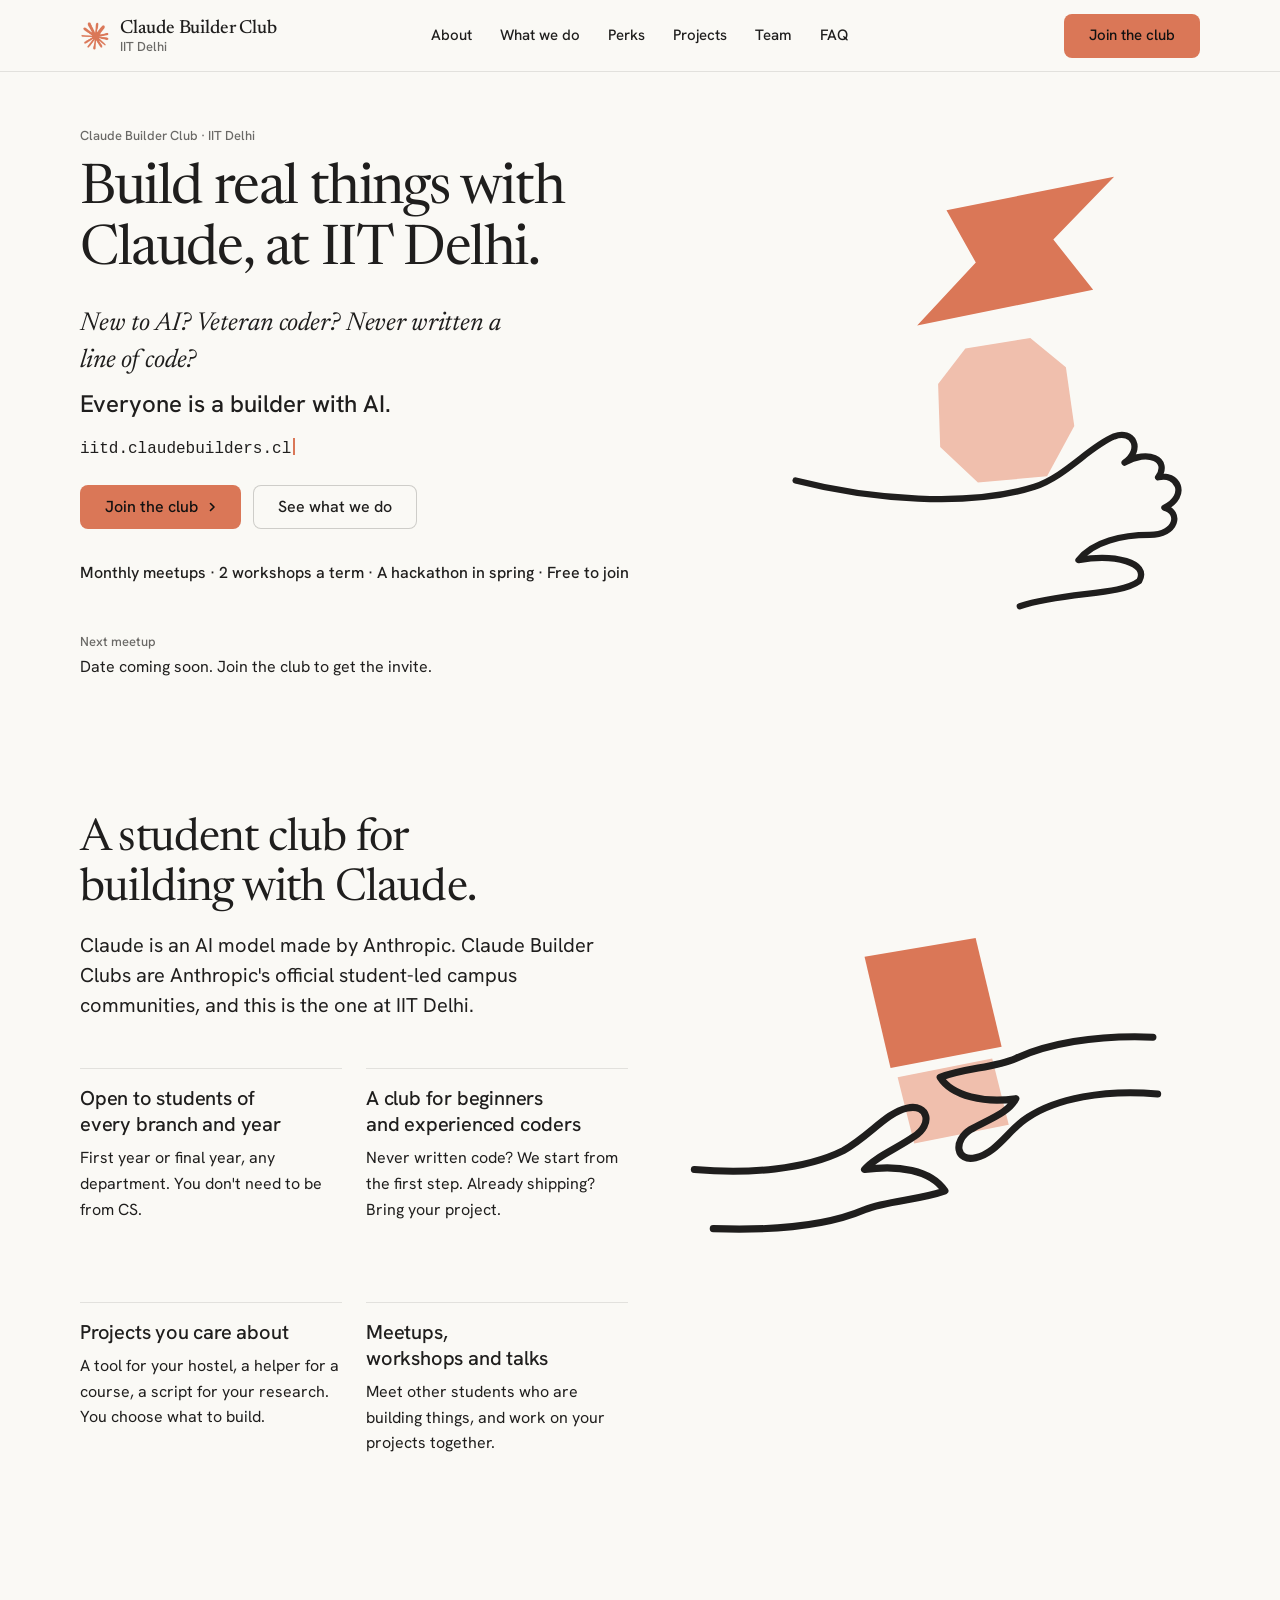
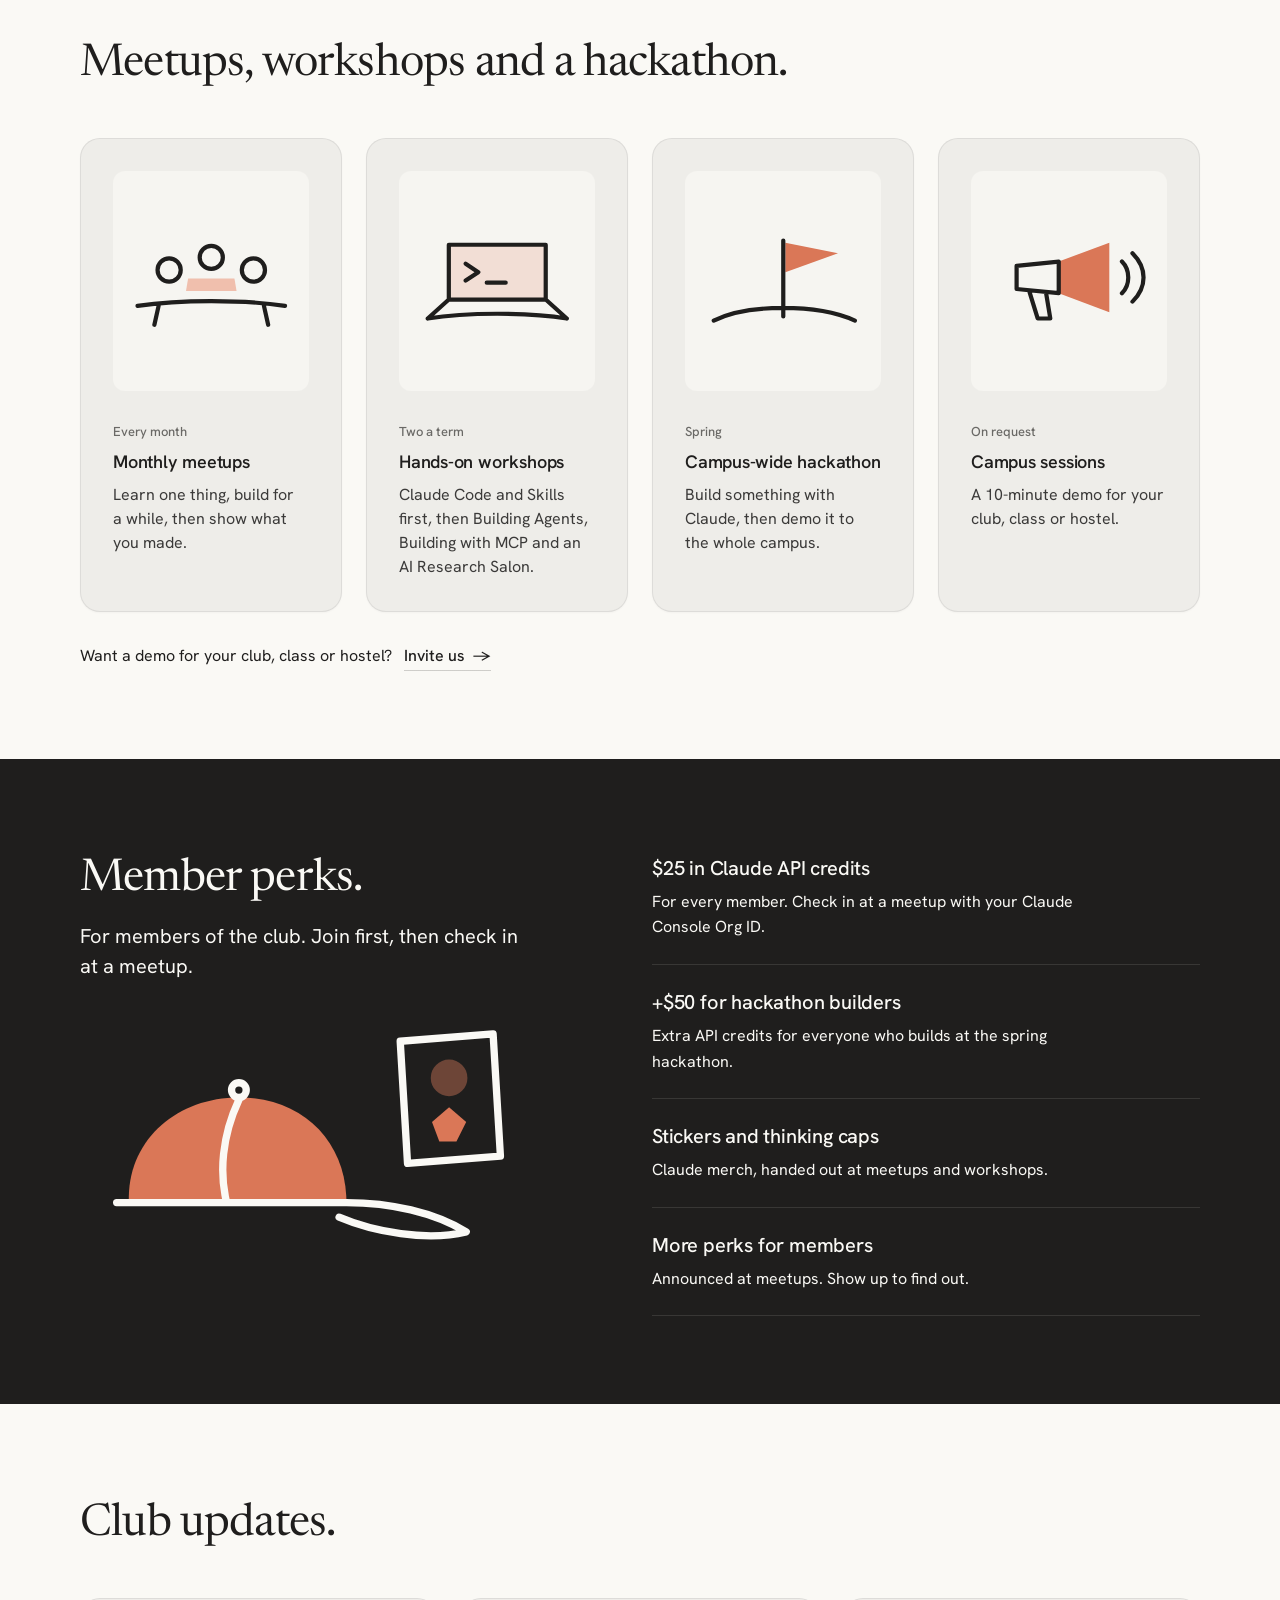
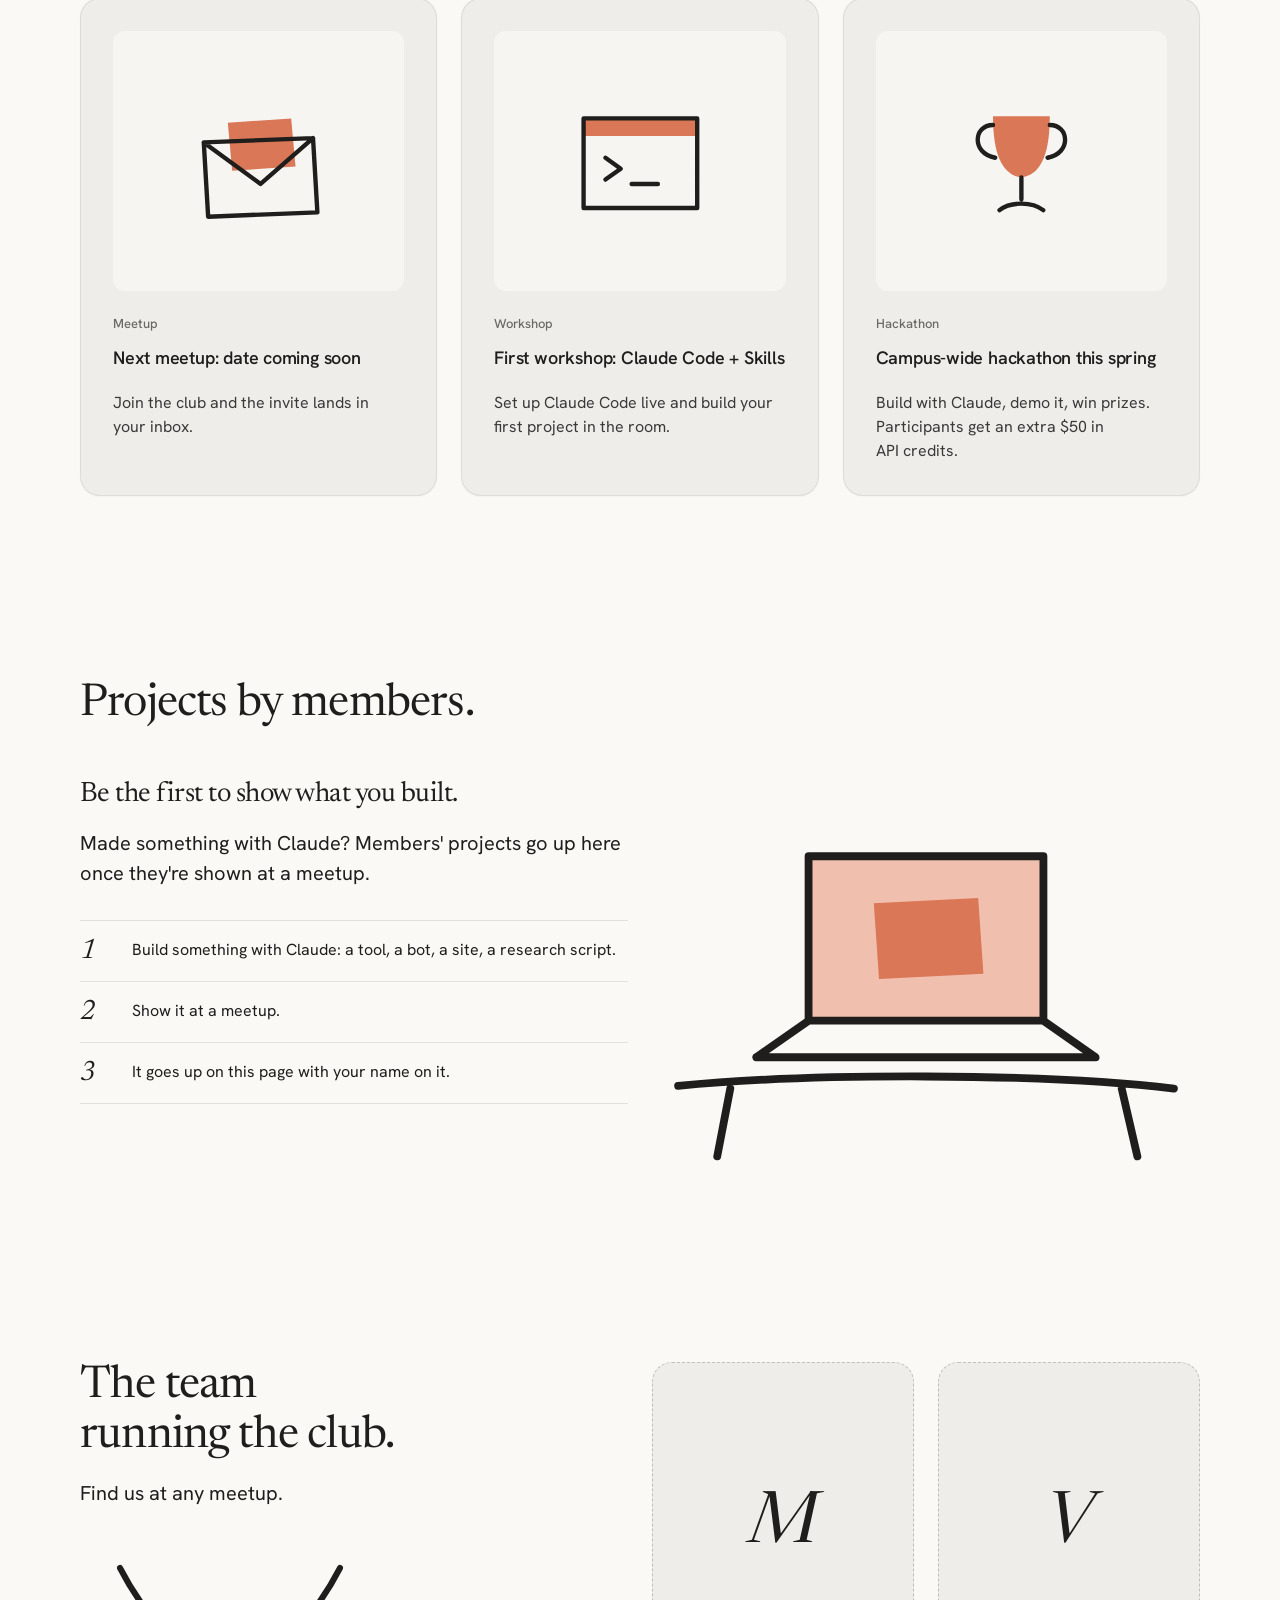
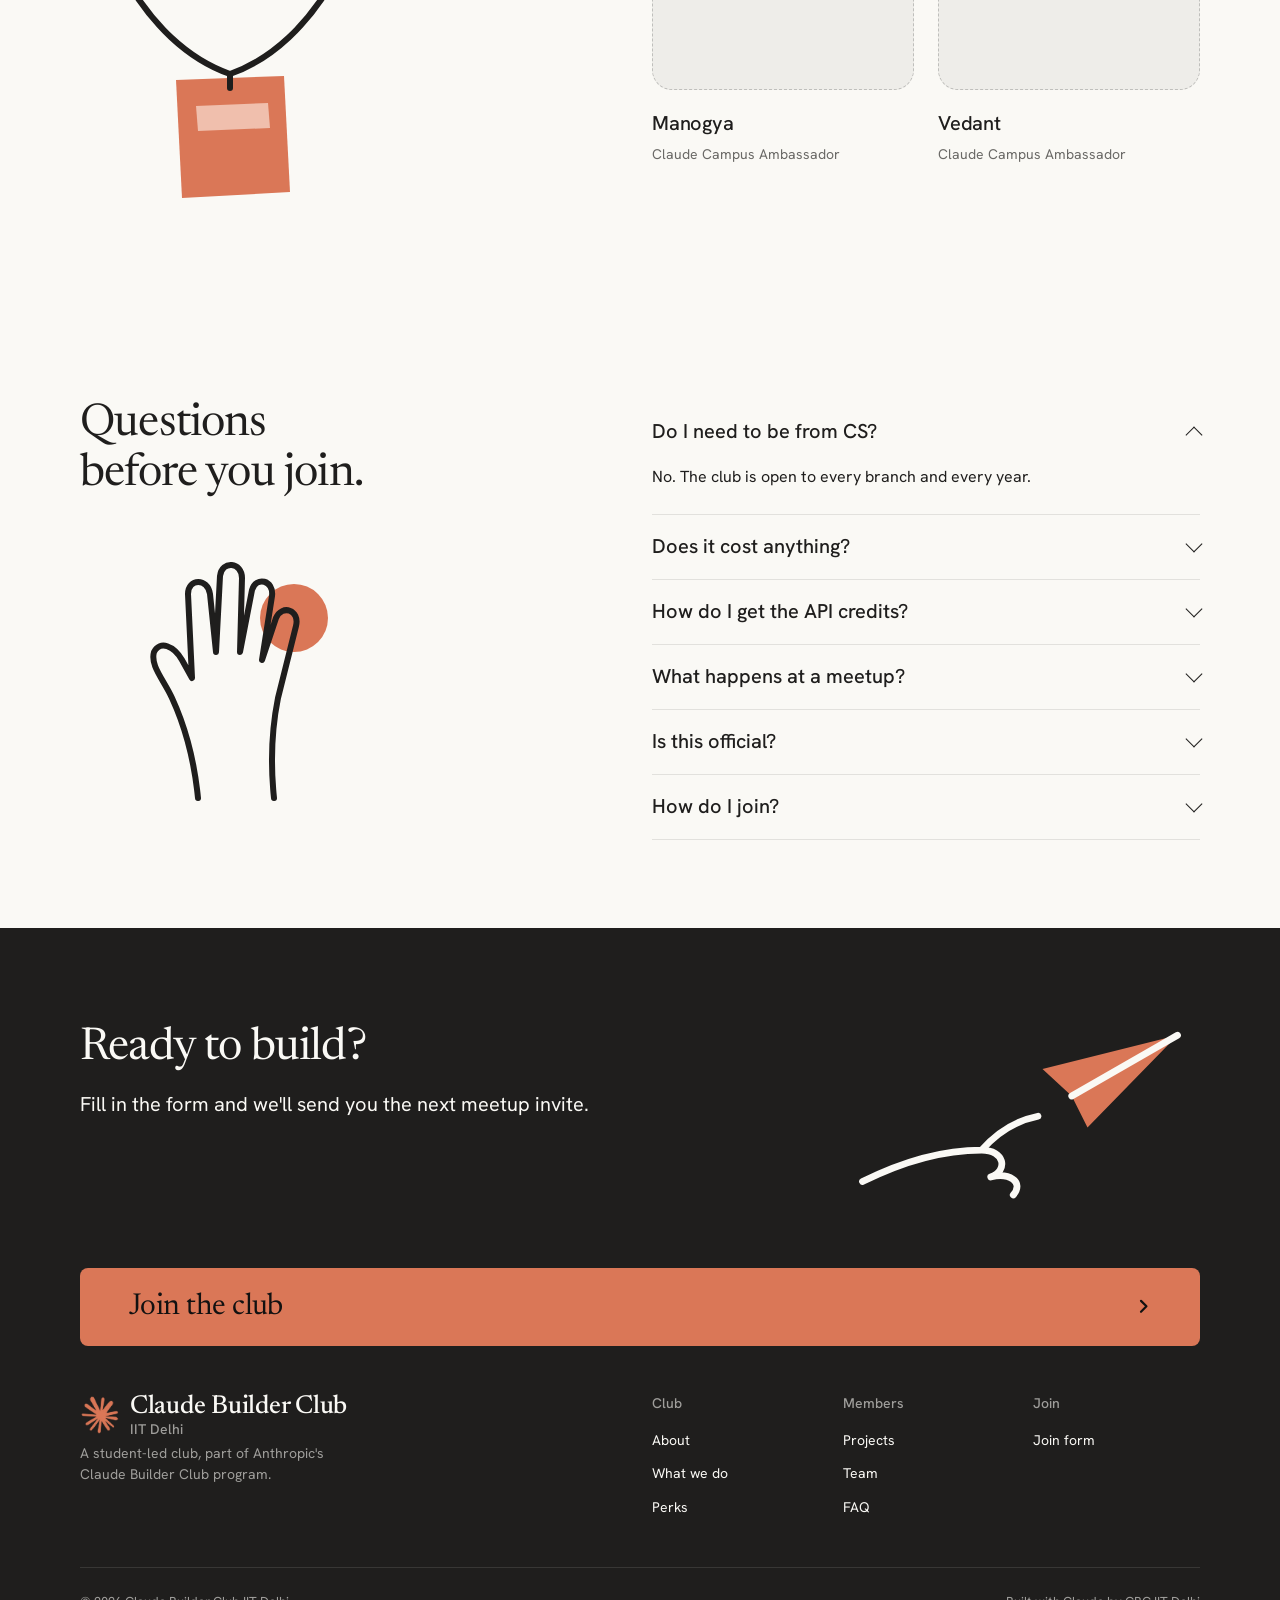
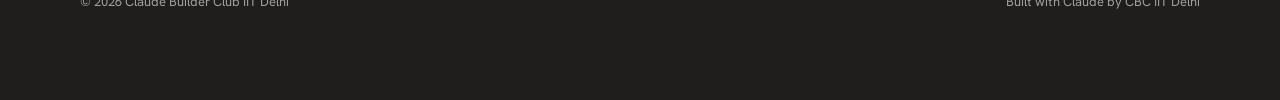
<file: index.html>
<!doctype html>
<html lang="en" data-type="service" data-radius="soft" data-buttons="solid" data-motion>
<head>
<meta charset="utf-8">
<meta name="viewport" content="width=device-width, initial-scale=1, viewport-fit=cover">
<title>Claude Builder Club IIT Delhi: a student club for building with Claude</title>
<meta name="description" content="IIT Delhi's Claude Builder Club, part of Anthropic's student program. Monthly meetups, hands-on workshops and a spring hackathon, open to every branch and year. Free to join.">
<meta property="og:type" content="website">
<meta property="og:title" content="Claude Builder Club IIT Delhi">
<meta property="og:description" content="Meetups, workshops and a spring hackathon for every IIT Delhi student who wants to build with Claude. Free to join.">
<meta property="og:url" content="https://iitd.claudebuilders.club/">
<meta property="og:image" content="https://iitd.claudebuilders.club/share.jpg">
<meta property="og:image:width" content="1200">
<meta property="og:image:height" content="630">
<meta property="og:image:alt" content="Claude Builder Club, IIT Delhi: Build real things with Claude.">
<meta name="twitter:card" content="summary_large_image">
<link rel="icon" href="assets/brand/claude-spark.png" type="image/png">
<link rel="apple-touch-icon" href="assets/brand/claude-spark.png">
<meta name="theme-color" content="#faf9f5">
<link rel="canonical" href="https://iitd.claudebuilders.club/">
<meta name="site-kind" content="other">
<meta name="page-type" content="service">
<link rel="preconnect" href="https://fonts.googleapis.com">
<link rel="preconnect" href="https://fonts.gstatic.com" crossorigin>
<!-- start.mjs brand printed Newsreader:opsz,wght; the ital axis is added because the brief asks for a serif with a real italic -->
<link href="https://fonts.googleapis.com/css2?family=Newsreader:ital,opsz,wght@0,6..72,400..700;1,6..72,400..500&family=Hanken+Grotesk:wght@400..600&display=swap" rel="stylesheet">
<link rel="stylesheet" href="assets/system.css">
<link rel="stylesheet" href="assets/ui/cards.css">
<link rel="stylesheet" href="assets/motion/motion.css">
<link rel="stylesheet" href="assets/layout/layout.css">
<style>
:root {
  --p-bg: #faf9f5; --p-surface: #eeede9; --p-ink: #1f1e1d; --p-muted: #6a6966;
  --p-accent: #da7757; --p-accent-ink: #111111; --p-action: #da7757; --p-action-ink: #111111;
  --p-inv-bg: #1f1e1d; --p-inv-surface: #2c2b29; --p-inv-ink: #faf9f5; --p-inv-muted: #9f9e9b;
  --p-inv-accent: #da7757; --p-inv-accent-ink: #111111; --p-inv-action: #da7757; --p-inv-action-ink: #111111;
  --font-display: "Newsreader", Georgia, serif;
  --font-text: "Hanken Grotesk", system-ui, sans-serif;
  --display-weight: 400;
  --display-tracking: -0.018em;
  --display-tracking-xl: -0.025em;
  --ly-scale: 1.06;
}
</style>
<link rel="stylesheet" href="css/site.css">
</head>
<body>
<!-- type: service (site-kind other)
     deal: hero statement (film dealt first, needs a film or photograph: dealt again), nav nav-centre (nav-split dealt first:
     six nav words and a photo panel do not fit it), close close-type, footer footer-dark, rhythm dark-band (#perks),
     buttons solid, mark ring replaced by the client's logo (claude-spark.png)
     moments: none (CLAUDE.md: only the URL typing, the section fade-ups and the hover layer move)
     Everything that changes week to week is read from content/site.config.js by js/site.js. -->
<header class="nav nav--centre">
  <div class="wrap nav__bar">
    <a class="skip-link" href="#top">Skip to content</a>
    <a class="nav__logo lockup" href="#top">
      <img src="assets/brand/claude-spark.png" alt="" width="215" height="215">
      <span class="lockup__text"><span class="lockup__name">Claude Builder Club</span><span class="lockup__place">IIT Delhi</span></span>
    </a>
    <nav class="nav__links" aria-label="Main">
      <div class="nav__item"><a class="nav__link" href="#about">About</a></div>
      <div class="nav__item"><a class="nav__link" href="#what-we-do">What we do</a></div>
      <div class="nav__item"><a class="nav__link" href="#perks">Perks</a></div>
      <div class="nav__item"><a class="nav__link" href="#projects">Projects</a></div>
      <div class="nav__item"><a class="nav__link" href="#team">Team</a></div>
      <div class="nav__item"><a class="nav__link" href="#faq">FAQ</a></div>
    </nav>
    <div class="nav__actions">
      <a class="btn btn--primary" data-join>Join the club</a>
    </div>
    <button class="nav__toggle" type="button" aria-expanded="false" aria-label="Menu">
      <svg width="18" height="18" viewBox="0 0 18 18" aria-hidden="true"><path d="M2 5h14M2 13h14" stroke="currentColor" stroke-width="1.6" stroke-linecap="round"/></svg>
    </button>
  </div>
</header>
<main id="top">

  <section class="hero hero--statement" aria-labelledby="hero-h">
    <div class="wrap"><div class="hero-text hero__in">
      <div class="hero__words">
        <p class="hero__label">Claude Builder Club · IIT Delhi</p>
        <h1 id="hero-h">Build real things with Claude, at IIT&nbsp;Delhi.</h1>
        <p class="hero__lead"><em class="ask">New to AI? Veteran coder? Never written a line of code?</em> <span class="hero__answer">Everyone is a builder with AI.</span></p>
        <p class="hero__url" data-site-url hidden><span class="sr-only" data-site-url-text></span><span class="hero__url-typed" aria-hidden="true"></span><span class="caret" aria-hidden="true"></span></p>
        <div class="btn-row">
          <a class="btn btn--primary" data-join>Join the club<svg class="m-arrow" viewBox="0 0 12 12" aria-hidden="true"><path class="m-arrow__stem" d="M1 6h8"/><path class="m-arrow__head" d="M4.5 2.5 8 6l-3.5 3.5"/></svg></a>
          <a class="btn btn--secondary" href="#what-we-do">See what we do</a>
        </div>
        <p class="hero-line">Monthly meetups&nbsp;· 2&nbsp;workshops a term&nbsp;· A&nbsp;hackathon in spring&nbsp;· Free to&nbsp;join</p>
      </div>
      <div class="meetup" data-meetup hidden>
        <p class="meetup__label">Next meetup</p>
        <p class="meetup__title" data-meetup-title></p>
        <p class="meetup__meta" data-meetup-meta></p>
        <p class="meetup__count" data-meetup-count aria-live="off"></p>
      </div>
      <figure class="hero-drawing draw" aria-hidden="true">
        <svg viewBox="0 0 420 460" fill="none">
          <path class="d-fill" d="M178 46 L338 14 L280 74 L318 122 L150 156 L206 96 Z"/>
          <path class="d-fill d-fill--soft" d="M196 178 L258 168 L292 196 L300 252 L274 300 L208 306 L172 272 L170 212 Z"/>
          <path class="d-line" d="M34 304 C104 322 200 330 262 310 C292 300 314 272 338 262 C356 255 366 274 348 287 C370 274 392 284 380 301 C398 296 410 318 386 330 C402 334 398 356 372 356 C346 356 318 362 304 380 C338 374 372 382 362 400 C344 414 292 410 248 424"/>
        </svg>
      </figure>
    </div></div>
  </section>

  <section class="section g2m" id="about" aria-labelledby="about-h">
    <div class="wrap grid grid--top about">
      <div class="span-6 about__a">
        <div class="section-head">
          <h2 id="about-h">A student club for building with Claude.</h2>
          <p class="t-lead">Claude is an AI model made by Anthropic. Claude Builder Clubs are Anthropic's official student-led campus communities, and this is the one at IIT&nbsp;Delhi.</p>
        </div>
        <ul class="points">
          <li><h3>Open to students of every branch and year</h3><p>First year or final year, any department. You don't need to be from CS.</p></li>
          <li><h3>A club for beginners and experienced coders</h3><p>Never written code? We start from the first step. Already shipping? Bring your project.</p></li>
        </ul>
      </div>
      <div class="about__b">
        <figure class="draw draw--about frame" role="img" aria-label="Line drawing: two hands passing a building block between them">
        <svg viewBox="0 0 440 440" preserveAspectRatio="xMidYMin meet" fill="none" aria-hidden="true">
          <path class="d-fill" d="M168 120 L262 104 L284 196 L190 214 Z"/>
          <path class="d-fill d-fill--soft" d="M196 222 L276 206 L290 262 L210 278 Z"/>
          <path class="d-line" d="M24 300 C70 304 118 300 150 284 C172 272 186 252 204 248 C222 244 226 262 210 272 C196 282 176 290 168 300 C196 296 224 300 236 318 C214 326 188 326 168 334 C140 346 96 352 40 350"/>
          <path class="d-line" d="M416 236 C370 232 330 240 306 256 C290 266 280 286 262 290 C246 294 242 276 258 266 C272 258 290 252 296 240 C270 244 242 238 232 222 C252 214 278 214 296 206 C322 194 362 186 412 188"/>
        </svg>
      </figure>
        <ul class="points">
          <li><h3>Projects you care about</h3><p>A tool for your hostel, a helper for a course, a script for your research. You choose what to build.</p></li>
          <li><h3>Meetups, workshops and talks</h3><p>Meet other students who are building things, and work on your projects together.</p></li>
        </ul>
      </div>
    </div>
  </section>

  <section class="section" id="what-we-do" style="--hm: 2" aria-labelledby="wwd-h">
    <div class="wrap">
      <div class="section-head">
        <h2 id="wwd-h">Meetups, workshops and a hackathon.</h2>
      </div>
      <div class="grid">
        <article class="card m-nolift span-3 act">
          <div class="act__panel" role="img" aria-label="Line drawing: three people around a table"><svg class="act__art" viewBox="0 0 160 96" fill="none" aria-hidden="true"><path class="d-fill d-fill--soft" d="M58 46 L102 46 L104 58 L56 58 Z"/><path class="d-line" d="M10 72 C50 66 110 66 150 72 M30 72 L26 90 M130 72 L134 90"/><circle class="d-line" cx="40" cy="38" r="11"/><circle class="d-line" cx="80" cy="26" r="11"/><circle class="d-line" cx="120" cy="38" r="11"/></svg></div>
          <p class="act__when">Every month</p>
          <h3>Monthly meetups</h3>
          <p>Learn one thing, build for a while, then show what you made.</p>
        </article>
        <article class="card m-nolift span-3 act">
          <div class="act__panel" role="img" aria-label="Line drawing: a laptop with a terminal prompt"><svg class="act__art" viewBox="0 0 160 96" fill="none" aria-hidden="true"><path class="d-fill" d="M34 14 L126 14 L126 66 L34 66 Z" opacity=".18"/><path class="d-line" d="M34 14 L126 14 L126 66 L34 66 Z M14 84 C50 78 110 78 146 84 M34 66 L14 84 M126 66 L146 84 M50 32 L62 40 L50 48 M70 50 L88 50"/></svg></div>
          <p class="act__when">Two a term</p>
          <h3>Hands-on workshops</h3>
          <p>Claude Code and Skills first, then Building Agents, Building with MCP and an AI Research Salon.</p>
        </article>
        <article class="card m-nolift span-3 act">
          <div class="act__panel" role="img" aria-label="Line drawing: a flag on a hill"><svg class="act__art" viewBox="0 0 160 96" fill="none" aria-hidden="true"><path class="d-fill" d="M82 12 L132 22 L82 40 Z"/><path class="d-line" d="M80 10 L80 82 M14 86 C46 70 112 70 148 86"/></svg></div>
          <p class="act__when">Spring</p>
          <h3>Campus-wide hackathon</h3>
          <p>Build something with Claude, then demo it to the whole campus.</p>
        </article>
        <article class="card m-nolift span-3 act">
          <div class="act__panel" role="img" aria-label="Line drawing: a megaphone"><svg class="act__art" viewBox="0 0 160 96" fill="none" aria-hidden="true"><path class="d-fill" d="M70 30 L118 12 L118 78 L70 60 Z"/><path class="d-line" d="M30 34 L70 30 L70 60 L30 56 Z M42 58 L50 84 L62 84 L58 60 M130 30 C138 38 138 52 130 60 M140 22 C154 36 154 54 140 68"/></svg></div>
          <p class="act__when">On request</p>
          <h3>Campus sessions</h3>
          <p>A 10-minute demo for your club, class or hostel.</p>
        </article>
      </div>
      <p class="invite">Want a demo for your club, class or hostel? <a class="link" data-join data-join-label="Invite us">Invite us</a></p>
    </div>
  </section>

  <section class="section ground-inverse" id="perks" aria-labelledby="perks-h">
    <div class="wrap grid grid--top">
      <div class="span-5">
        <div class="section-head">
          <h2 id="perks-h">Member perks.</h2>
          <p class="t-lead">For members of the club. Join first, then check in at a meetup.</p>
        </div>
        <figure class="draw draw--perks frame" role="img" aria-label="Line drawing: a cap next to a sheet of stickers">
          <svg viewBox="0 0 360 220" preserveAspectRatio="xMinYMid meet" fill="none" aria-hidden="true">
            <path class="d-fill" d="M40 142 C38 92 78 56 130 56 C182 56 218 92 218 142 Z"/>
            <path class="d-line" d="M30 142 L218 142 C254 142 290 150 316 166 C284 174 240 166 212 154 M130 58 C116 88 114 118 120 142"/>
            <circle class="d-line" cx="130" cy="50" r="6"/>
            <path class="d-line" d="M262 10 L338 4 L344 104 L268 110 Z"/>
            <circle class="d-fill d-fill--soft" cx="302" cy="40" r="15"/>
            <path class="d-fill" d="M288 76 L302 64 L316 76 L308 92 L294 92 Z"/>
          </svg>
        </figure>
      </div>
      <dl class="perks span-6 start-7" data-perks></dl>
    </div>
  </section>

  <section class="section" id="updates" style="--hm: 2" aria-labelledby="updates-h" data-updates-section>
    <div class="wrap">
      <div class="section-head">
        <h2 id="updates-h">Club updates.</h2>
      </div>
      <div class="grid updates" data-updates></div>
    </div>
  </section>

  <section class="section" id="projects" aria-labelledby="projects-h">
    <div class="wrap">
      <div class="section-head">
        <h2 id="projects-h">Projects by members.</h2>
      </div>
      <div class="grid projects" data-projects></div>
      <div class="grid grid--top empty" data-projects-empty hidden>
        <div class="span-6 empty__text">
          <p class="empty__title">Be the first to show what you built.</p>
          <p class="t-lead">Made something with Claude? Members' projects go up here once they're shown at a meetup.</p>
          <ol class="steps-list">
            <li><span class="steps-list__n">1</span>Build something with Claude: a tool, a bot, a site, a research script.</li>
            <li><span class="steps-list__n">2</span>Show it at a meetup.</li>
            <li><span class="steps-list__n">3</span>It goes up on this page with your name on it.</li>
          </ol>
          <div class="btn-row" data-submit-row hidden></div>
        </div>
        <figure class="span-6 start-7 draw draw--projects frame" role="img" aria-label="Line drawing: an open laptop on a desk, waiting for the first project">
          <svg viewBox="0 0 420 300" preserveAspectRatio="xMidYMin meet" fill="none" aria-hidden="true">
            <path class="d-fill d-fill--soft" d="M120 60 L300 60 L300 186 L120 186 Z"/>
            <path class="d-fill" d="M170 96 L250 92 L254 150 L174 154 Z"/>
            <path class="d-line" d="M120 60 L300 60 L300 186 L120 186 Z M80 214 L340 214 L300 186 M120 186 L80 214 M20 236 C120 226 300 226 400 238 M60 238 L50 290 M360 238 L372 290"/>
          </svg>
        </figure>
      </div>
    </div>
  </section>

  <section class="section" id="team" aria-labelledby="team-h">
    <div class="wrap grid grid--top">
      <div class="span-5">
        <div class="section-head">
          <h2 id="team-h">The team running the club.</h2>
          <p class="t-lead">Find us at any meetup.</p>
        </div>
        <figure class="draw draw--team frame" role="img" aria-label="Line drawing: a name badge on a lanyard">
          <svg viewBox="0 0 300 260" fill="none" aria-hidden="true">
            <path class="d-line" d="M40 12 C70 70 110 104 150 118 C190 104 230 70 260 12"/>
            <path class="d-fill" d="M96 124 L204 120 L210 236 L102 242 Z"/>
            <path class="d-fill d-fill--soft" d="M116 150 L188 147 L190 172 L118 175 Z"/>
            <path class="d-line" d="M150 118 L150 132"/>
          </svg>
        </figure>
      </div>
      <ul class="team span-6 start-7" data-team></ul>
    </div>
  </section>

  <section class="section" id="faq" aria-labelledby="faq-h">
    <div class="wrap grid grid--top">
      <div class="span-5">
        <div class="section-head">
          <h2 id="faq-h">Questions before you join.</h2>
        </div>
        <figure class="draw draw--faq frame" role="img" aria-label="Line drawing: a raised hand">
          <svg viewBox="0 0 300 260" fill="none" aria-hidden="true">
            <circle class="d-fill" cx="214" cy="70" r="34"/>
            <path class="d-line" d="M118 250 C114 210 104 176 92 150 C84 132 70 118 74 104 C80 92 94 98 102 112 L112 130 L108 46 C108 30 128 30 130 46 L136 104 L140 28 C142 12 162 14 162 30 L160 104 L172 42 C176 28 194 32 192 48 L182 112 L196 70 C202 56 220 62 216 78 L198 150 C192 180 190 212 194 250"/>
          </svg>
        </figure>
      </div>
      <ul class="qa span-6 start-7" data-accordion>
        <li class="qa__item"><div role="heading" aria-level="3" class="qa__h"><button type="button" class="qa__q" aria-expanded="false" aria-controls="qa-1" id="qa-1-q">Do I need to be from CS?</button></div>
          <div class="qa__a" id="qa-1" role="region" aria-labelledby="qa-1-q" hidden><p>No. The club is open to every branch and every year.</p></div></li>
        <li class="qa__item"><div role="heading" aria-level="3" class="qa__h"><button type="button" class="qa__q" aria-expanded="false" aria-controls="qa-2" id="qa-2-q">Does it cost anything?</button></div>
          <div class="qa__a" id="qa-2" role="region" aria-labelledby="qa-2-q" hidden><p>No, it's free.</p></div></li>
        <li class="qa__item"><div role="heading" aria-level="3" class="qa__h"><button type="button" class="qa__q" aria-expanded="false" aria-controls="qa-3" id="qa-3-q">How do I get the API credits?</button></div>
          <div class="qa__a" id="qa-3" role="region" aria-labelledby="qa-3-q" hidden><p>Make an account on platform.claude.com with your IIT Delhi email. Then, at a meetup, fill in the check-in form with your Org ID (Settings → Organization).</p></div></li>
        <li class="qa__item"><div role="heading" aria-level="3" class="qa__h"><button type="button" class="qa__q" aria-expanded="false" aria-controls="qa-4" id="qa-4-q">What happens at a meetup?</button></div>
          <div class="qa__a" id="qa-4" role="region" aria-labelledby="qa-4-q" hidden><p>A short talk or workshop, time to build, and members showing what they made.</p></div></li>
        <li class="qa__item"><div role="heading" aria-level="3" class="qa__h"><button type="button" class="qa__q" aria-expanded="false" aria-controls="qa-5" id="qa-5-q">Is this official?</button></div>
          <div class="qa__a" id="qa-5" role="region" aria-labelledby="qa-5-q" hidden><p>It's a student-led club, part of Anthropic's Claude Builder Club program.</p></div></li>
        <li class="qa__item"><div role="heading" aria-level="3" class="qa__h"><button type="button" class="qa__q" aria-expanded="false" aria-controls="qa-6" id="qa-6-q">How do I join?</button></div>
          <div class="qa__a" id="qa-6" role="region" aria-labelledby="qa-6-q" hidden><p>Fill in the <a class="link link--inline" data-join>join form</a>. It takes a couple of minutes.</p></div></li>
      </ul>
    </div>
  </section>
</main>

<footer class="footer closing footer--dark ground-inverse g2m" id="contact" aria-labelledby="close-h">
  <div class="wrap">
    <div class="closing__cta close--type">
      <div class="close__row grid grid--top">
        <div class="section-head span-6">
          <h2 id="close-h">Ready to build?</h2>
          <p>Fill in the form and we'll send you the next meetup invite.</p>
        </div>
        <svg class="close__art draw span-6 start-7" viewBox="0 0 320 160" preserveAspectRatio="xMaxYMid meet" fill="none" aria-hidden="true">
          <path class="d-fill" d="M180 40 L300 10 L220 92 L206 64 Z"/>
          <path class="d-line" d="M206 64 L300 10 M20 140 C60 120 96 112 126 112 C146 112 150 130 134 136 C150 132 164 140 154 152 M126 112 C140 96 156 86 176 82"/>
        </svg>
      </div>
      <a class="btn btn--primary btn--xl btn--wide" data-join>Join the club<svg class="m-arrow" viewBox="0 0 12 12" aria-hidden="true"><path class="m-arrow__stem" d="M1 6h8"/><path class="m-arrow__head" d="M4.5 2.5 8 6l-3.5 3.5"/></svg></a>
    </div>
    <div class="closing__links">
      <div class="grid">
        <div class="span-4 stack-4">
          <a class="nav__logo lockup lockup--foot" href="#top">
            <img src="assets/brand/claude-spark.png" alt="" width="215" height="215" loading="lazy">
            <span class="lockup__text"><span class="lockup__name">Claude Builder Club</span><span class="lockup__place">IIT Delhi</span></span>
          </a>
          <p class="footer__note">A student-led club, part of Anthropic's Claude Builder Club program.</p>
        </div>
        <div class="span-2 start-7 footer__col"><h3>Club</h3><ul><li><a href="#about">About</a></li><li><a href="#what-we-do">What we do</a></li><li><a href="#perks">Perks</a></li></ul></div>
        <div class="span-2 footer__col"><h3>Members</h3><ul><li><a href="#projects">Projects</a></li><li><a href="#team">Team</a></li><li><a href="#faq">FAQ</a></li></ul></div>
        <div class="span-2 footer__col"><h3>Join</h3><ul><li><a data-join>Join form</a></li><li data-social="instagram" data-label="Instagram" hidden></li><li data-social="linkedin" data-label="LinkedIn" hidden></li></ul></div>
      </div>
      <div class="footer__legal">
        <span>© 2026 Claude Builder Club IIT Delhi</span>
        <span>Built with Claude by CBC IIT Delhi</span>
      </div>
    </div>
  </div>
</footer>

<script src="content/site.config.js"></script>
<script src="js/site.js"></script>
<script type="module" src="assets/system.js"></script>
<script type="module" src="assets/motion/motion.js"></script>
<script type="module" src="assets/layout/layout.js"></script>
</body>
</html>
</file>
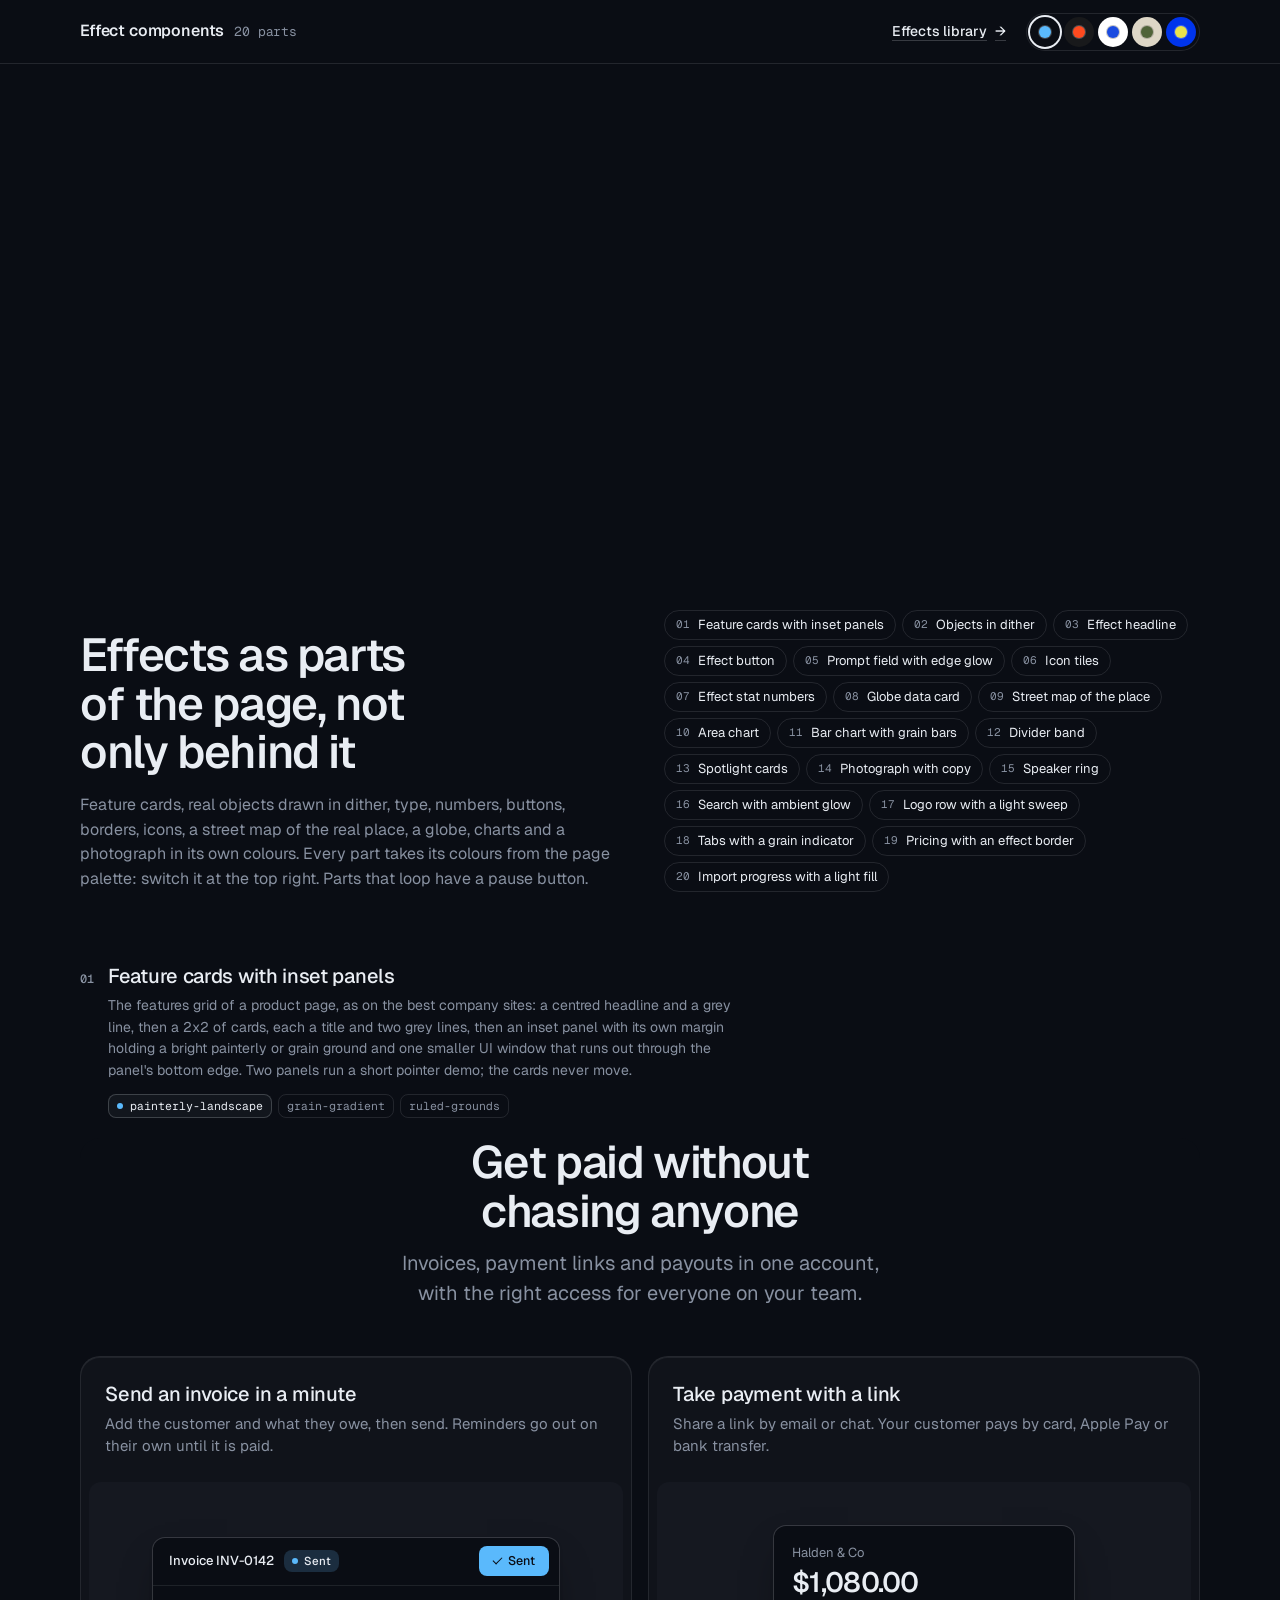
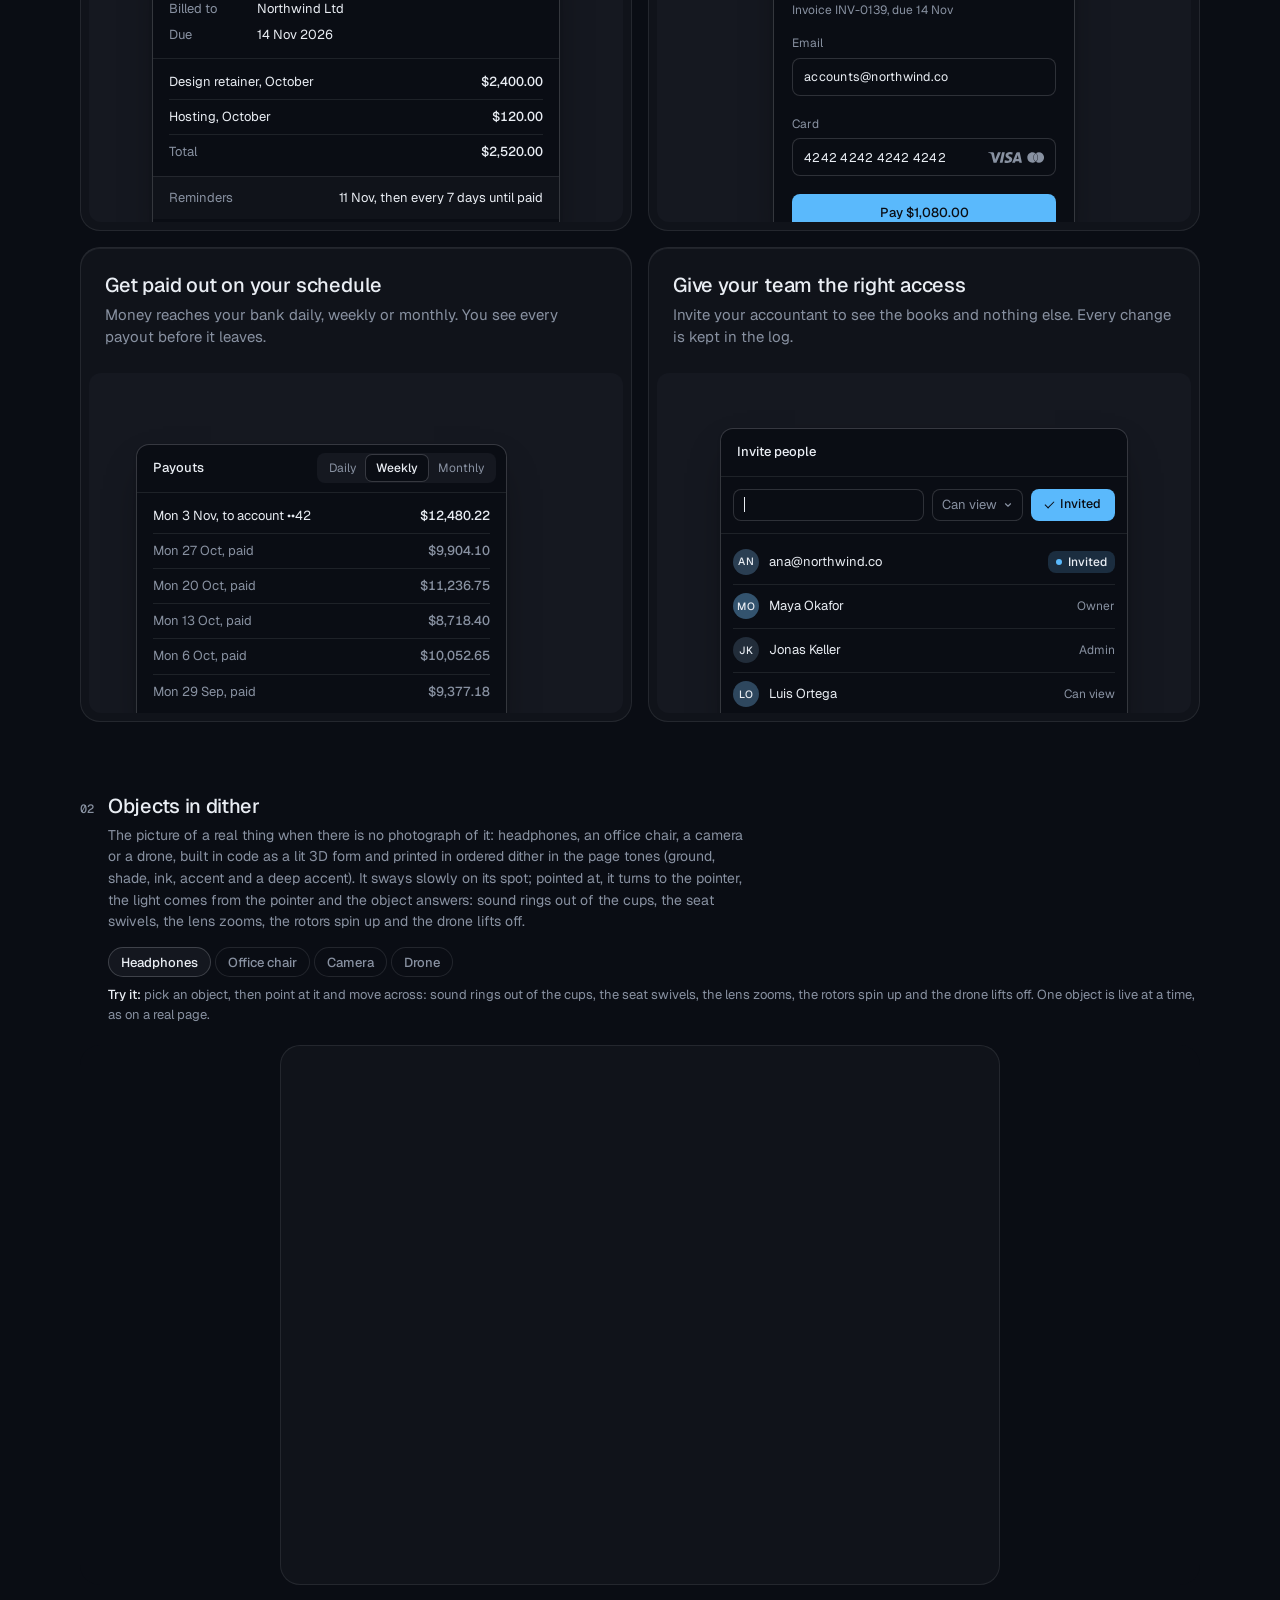
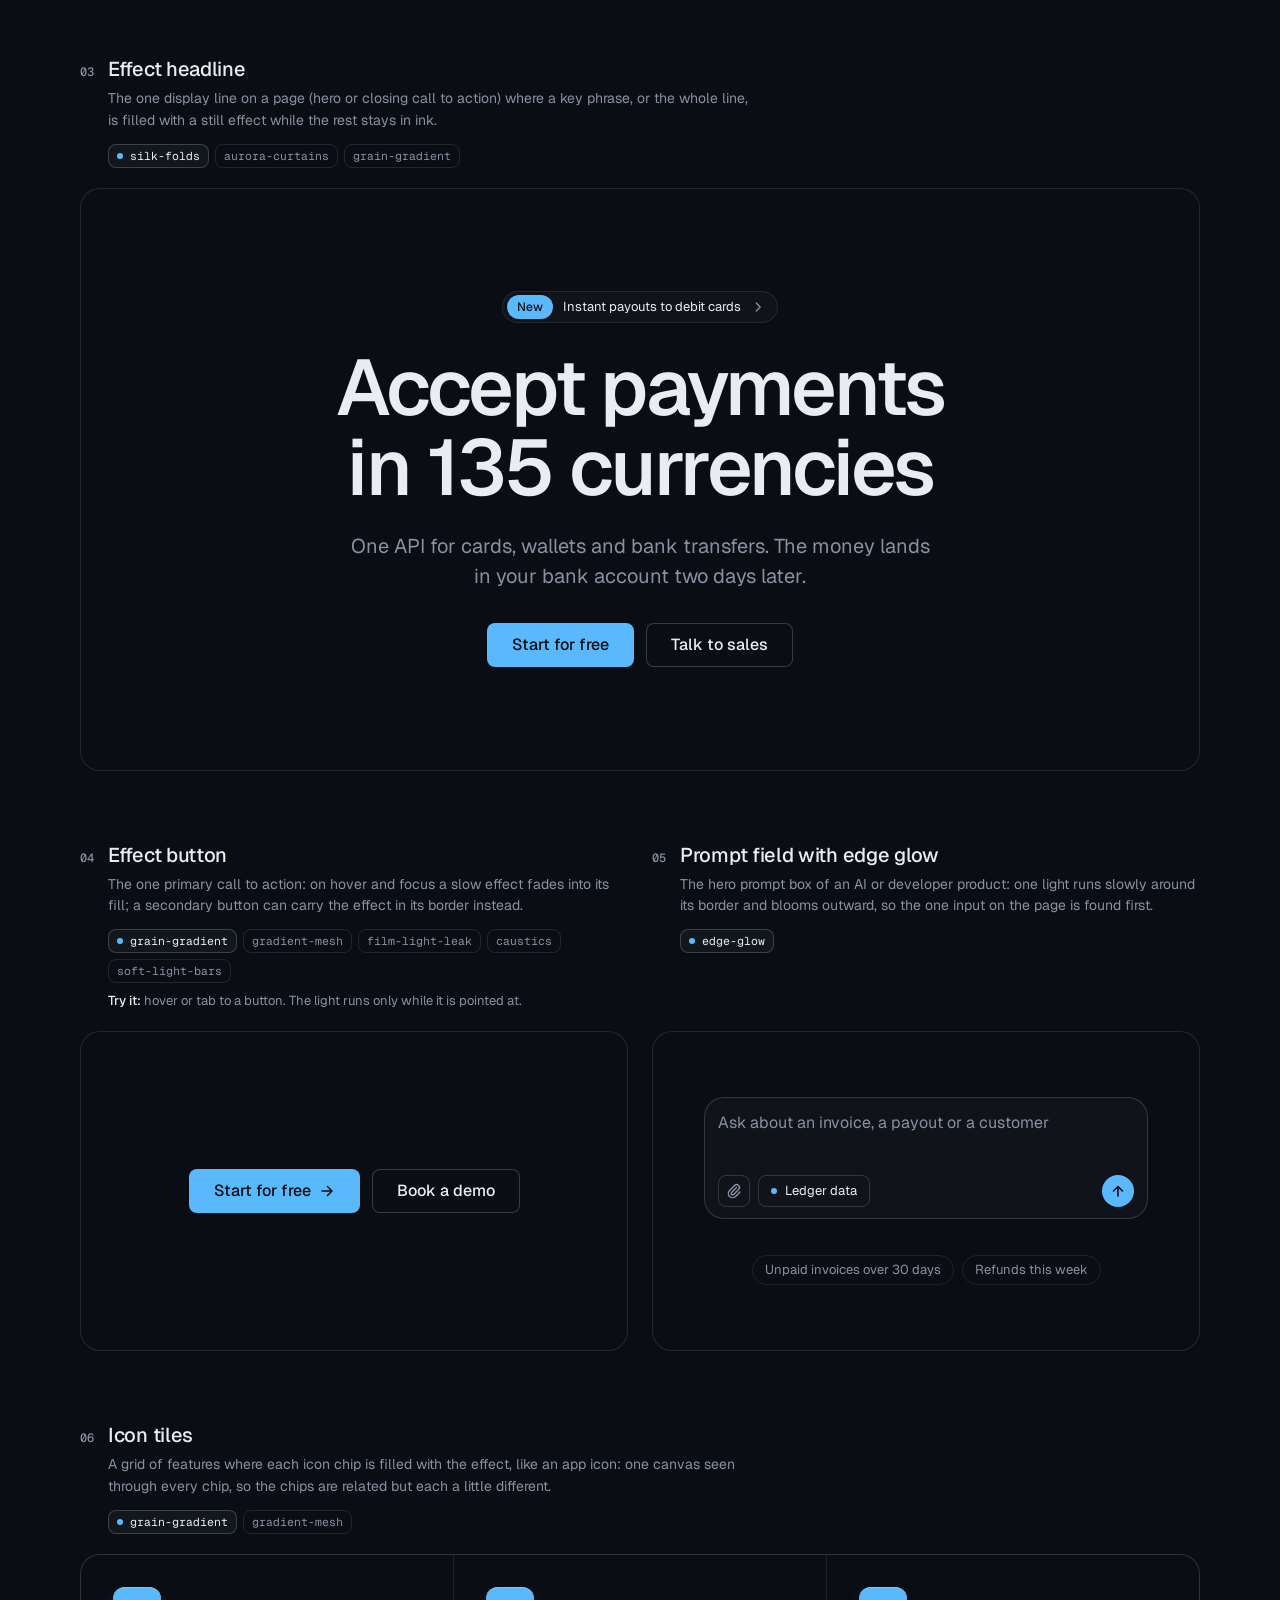
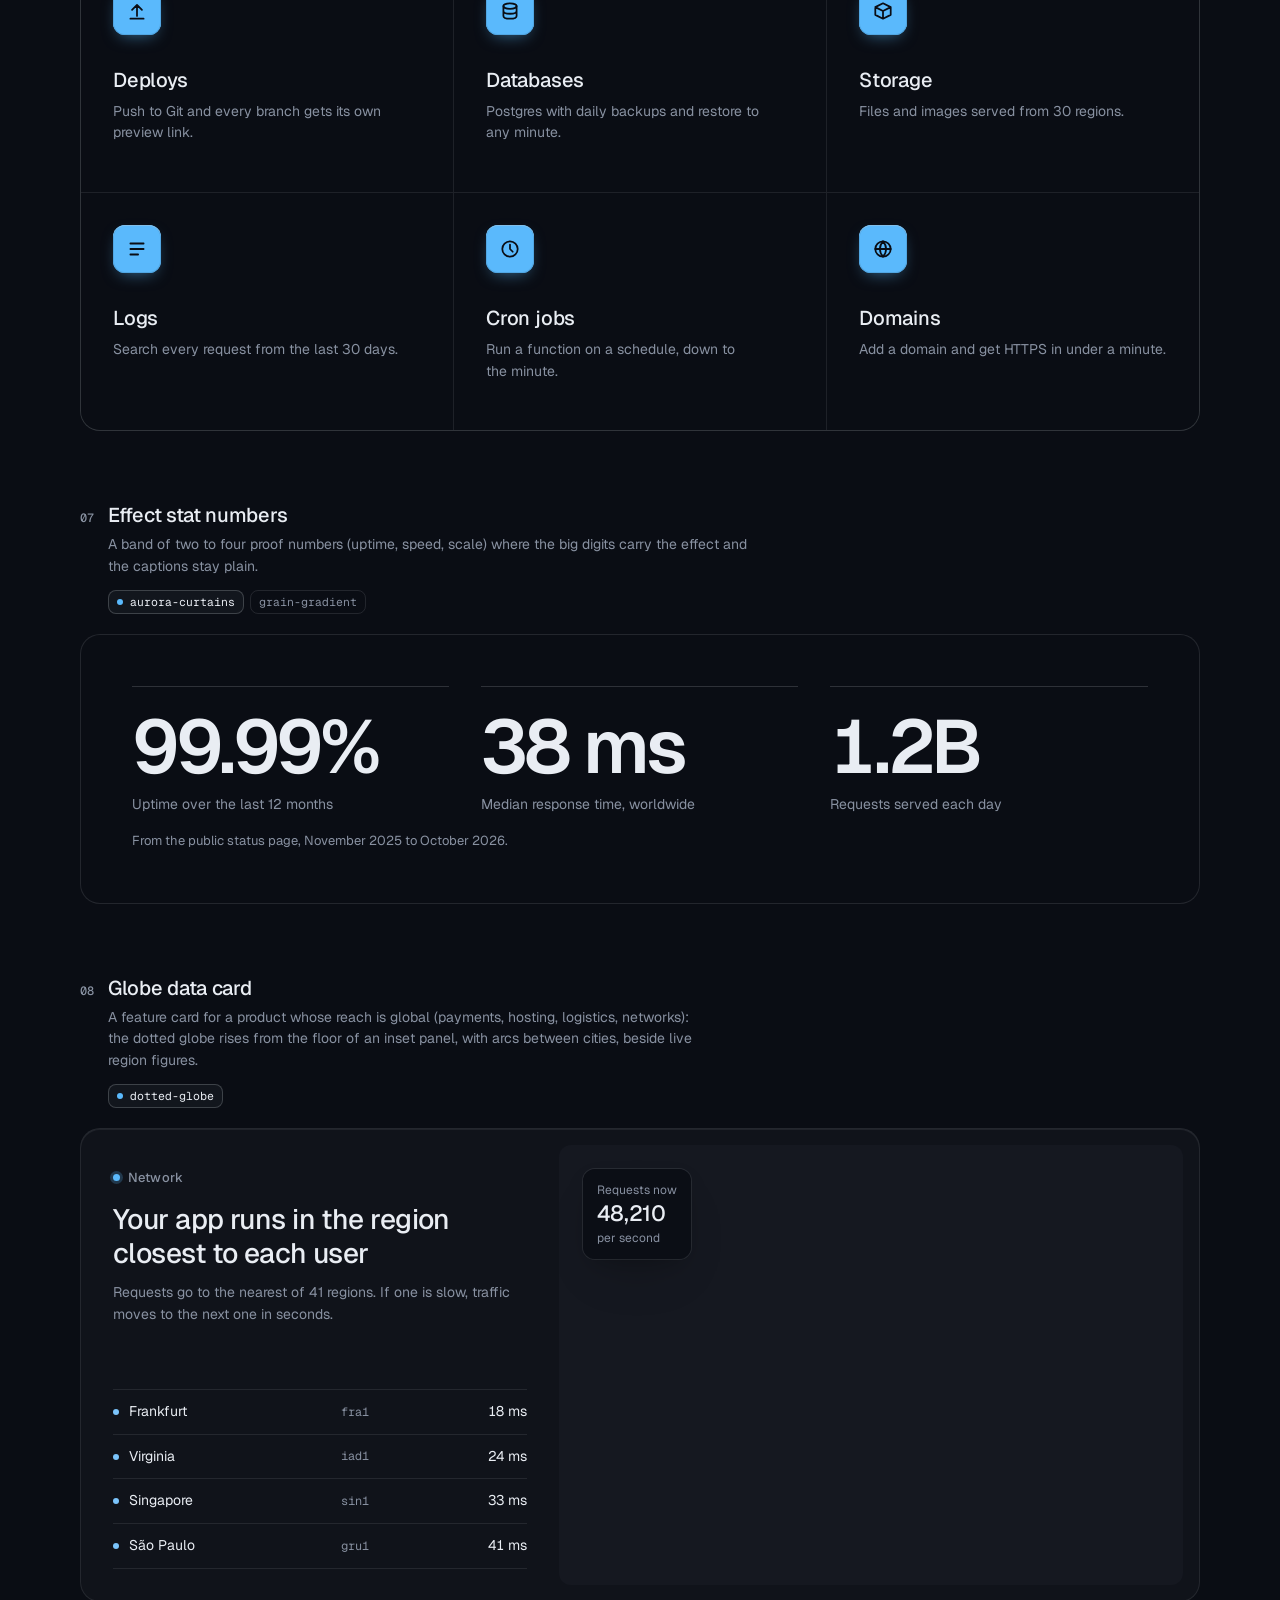
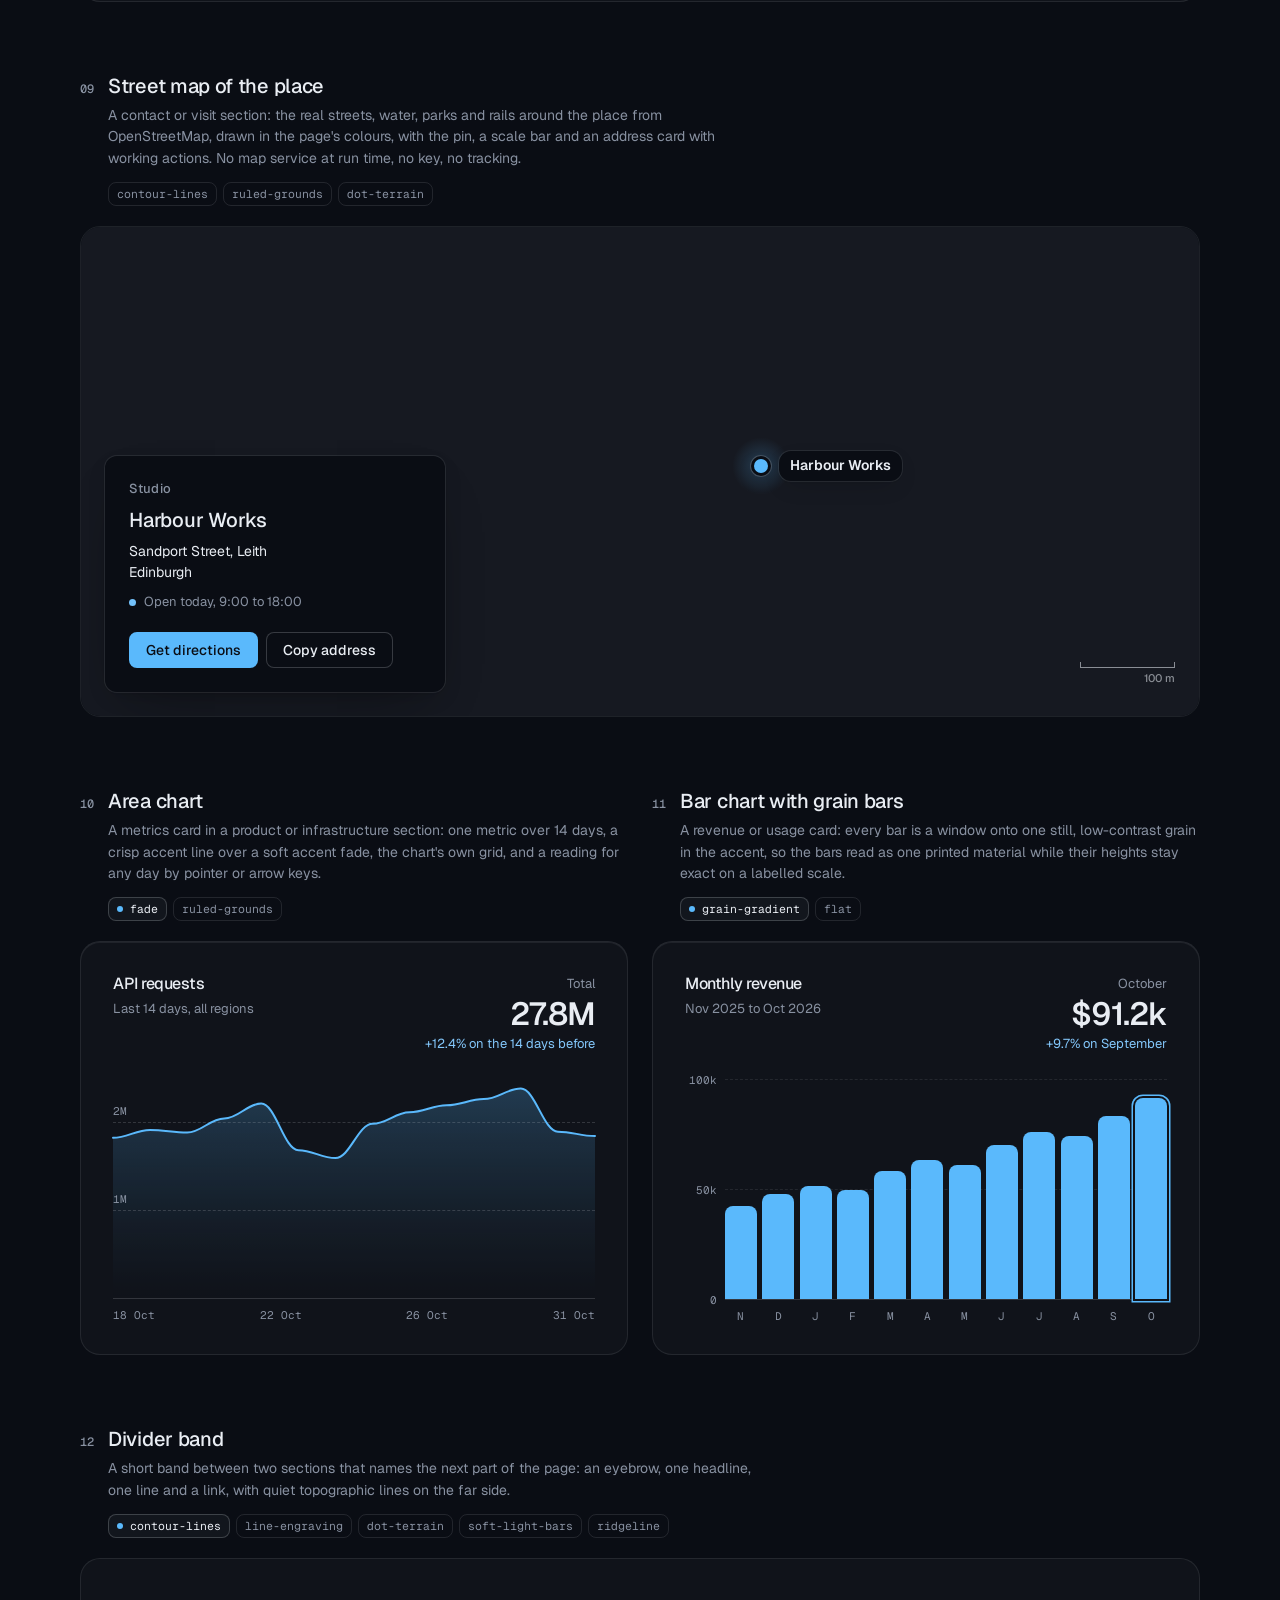
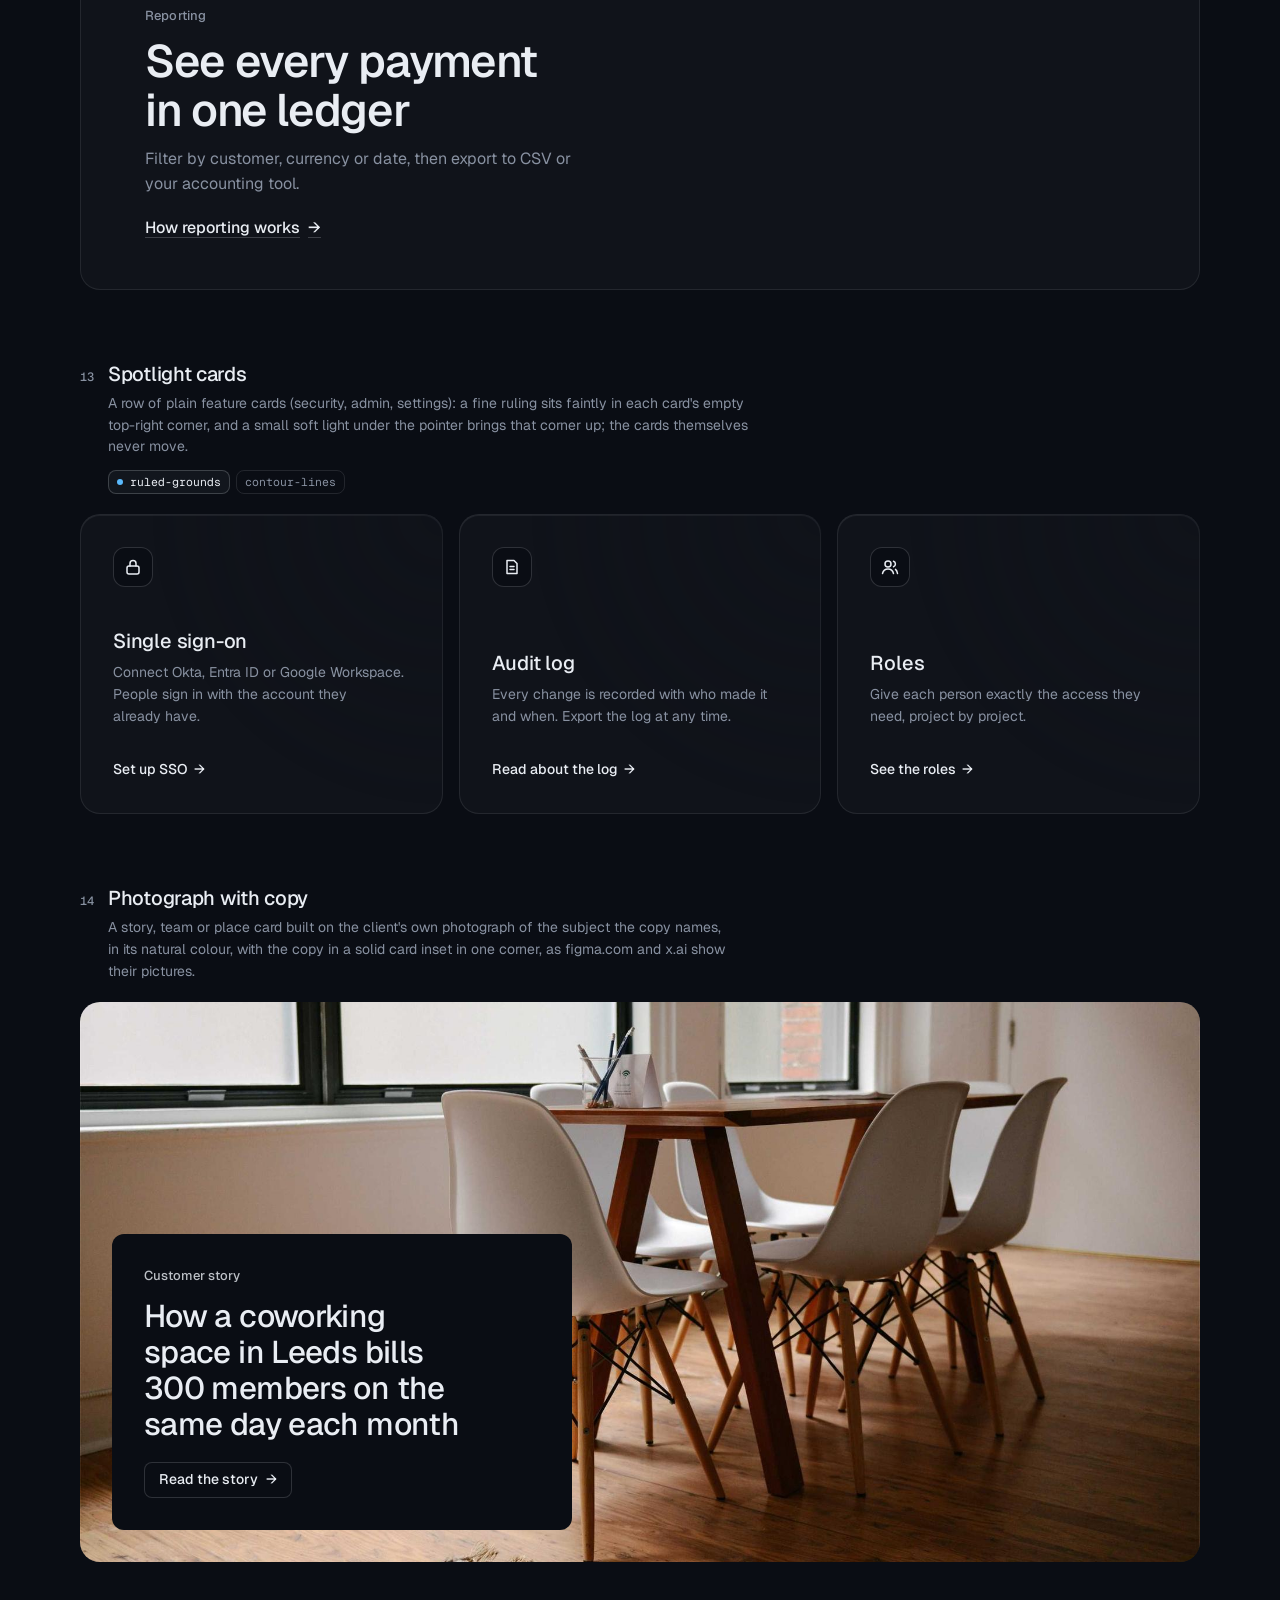
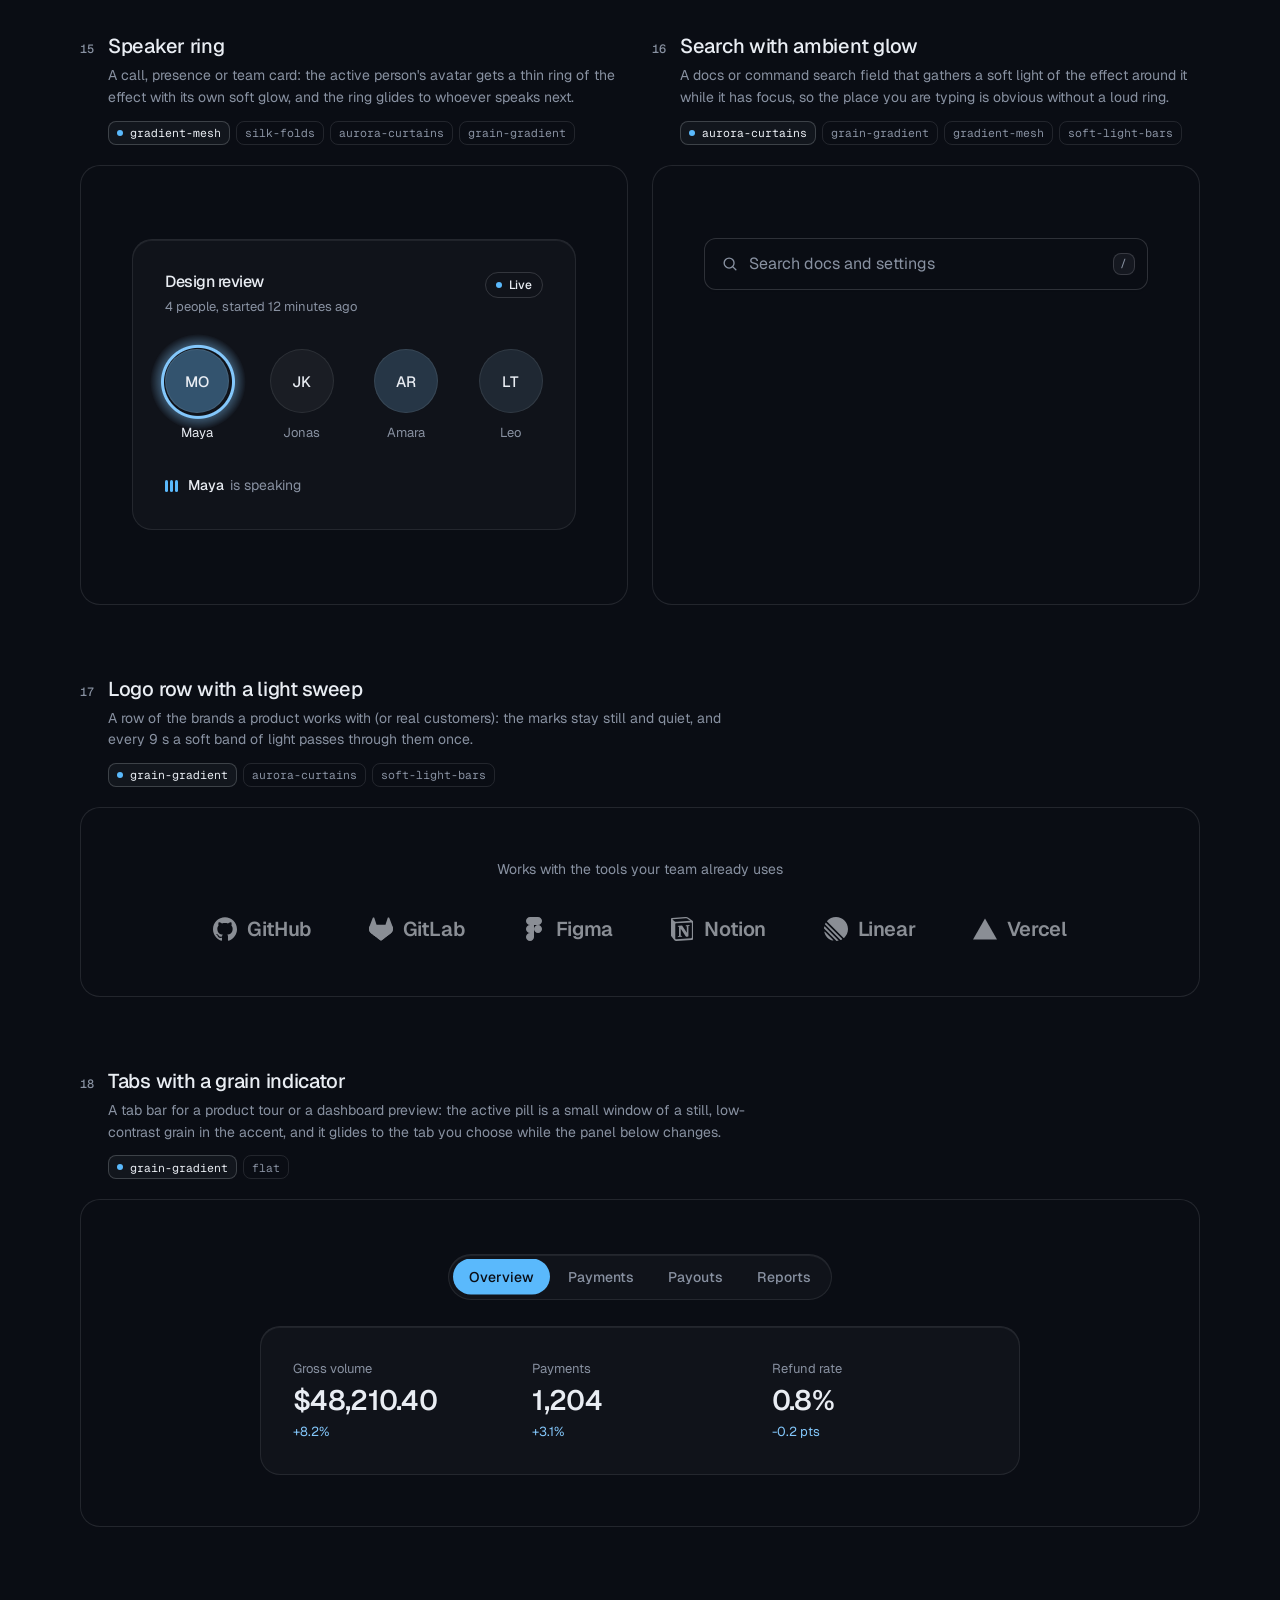
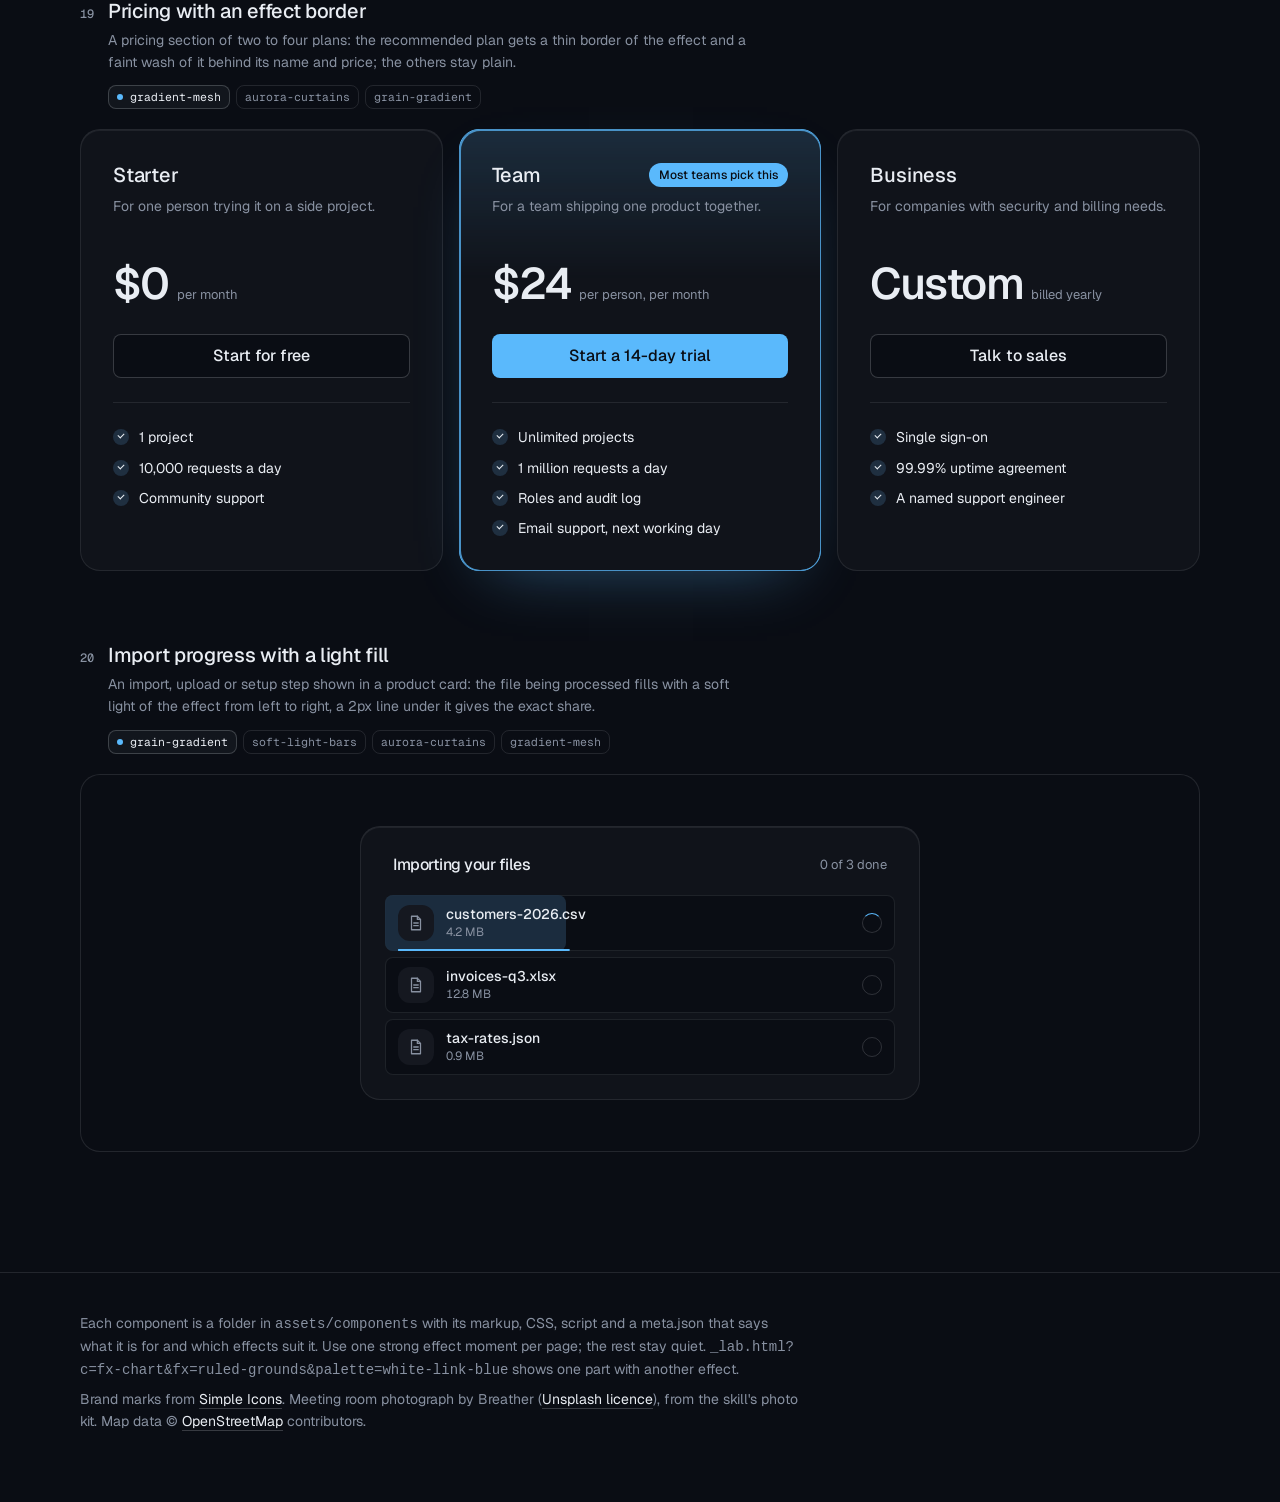
<file: .claude/skills/design-taste-frontend/assets/components/index.html>
<!doctype html>
<html lang="en" data-radius="soft">
<head>
<script>window.__tpGlMax = 16;   /* a gallery shows many live effects at once; a page of a site keeps the default 4 (fx.js) */</script>
<meta charset="utf-8">
<meta name="viewport" content="width=device-width, initial-scale=1">
<title>Effect components</title>
<link rel="preconnect" href="https://fonts.googleapis.com">
<link rel="preconnect" href="https://fonts.gstatic.com" crossorigin>
<link href="https://fonts.googleapis.com/css2?family=Geist:wght@100..900&family=Geist+Mono:wght@400..600&display=swap" rel="stylesheet">
<link rel="stylesheet" href="../system.css">
<link rel="stylesheet" href="./base.css">
<style>
  :root {
    --font-display: "Geist", system-ui, sans-serif;
    --font-text: "Geist", system-ui, sans-serif;
    --font-mono: "Geist Mono", ui-monospace, monospace;
    --display-weight: 560;
    --display-tracking: -0.03em;
    --container: 1200px;
  }
  body { min-height: 100vh; }
  .top {
    position: sticky; top: 0; z-index: 50; height: 64px; background: var(--bg);
    border-bottom: 1px solid var(--line);
  }
  .top .container { height: 100%; display: flex; align-items: center; justify-content: space-between; gap: 16px; }
  .brand { display: flex; align-items: center; gap: 10px; font-weight: 560; letter-spacing: -0.01em; }
  .brand small { font: 400 13px/1 var(--font-mono); color: var(--muted); }
  .top nav { display: flex; align-items: center; gap: 20px; }
  .top nav a.link { font-size: 14px; }
  .swatches { display: flex; gap: 4px; padding: 3px; border: 1px solid var(--line); border-radius: 999px; background: var(--bg); }
  .swatches button {
    width: 30px; height: 30px; border-radius: 999px; border: 0; padding: 0; cursor: pointer; position: relative;
    background: var(--sw-bg);
  }
  .swatches button::after {
    content: ""; position: absolute; inset: 9px; border-radius: 999px; background: var(--sw-accent);
    box-shadow: 0 0 0 1px color-mix(in oklab, var(--sw-ink) 25%, transparent);
  }
  .swatches button[aria-pressed="true"] { box-shadow: 0 0 0 2px var(--ink); }
  .swatches button:focus-visible { outline-offset: 3px; }

  .intro { padding-block: 64px 40px; display: grid; grid-template-columns: minmax(0, 6fr) minmax(0, 6fr); gap: 48px; align-items: end; }
  .intro h1 { font-size: clamp(34px, 2.2vw + 18px, 52px); line-height: 1.05; max-width: 15ch; }
  .intro p { margin-top: 16px; color: var(--muted); font-size: var(--t-body); line-height: 1.55; max-width: 52ch; }
  .index { display: flex; flex-wrap: wrap; gap: 6px; justify-content: flex-start; }
  @media (max-width: 1023px) { .intro { grid-template-columns: minmax(0, 1fr); gap: 28px; } }
  .index a {
    display: inline-flex; align-items: center; gap: 8px; height: 30px; padding: 0 11px; border-radius: 999px;
    border: 1px solid var(--line); font-size: 13px; color: var(--ink);
    transition: border-color var(--dur) var(--ease), background-color var(--dur) var(--ease);
  }
  .index a span { font-family: var(--font-mono); font-size: 11px; color: var(--muted); }
  .index a:hover { border-color: var(--line-strong); background: color-mix(in oklab, var(--ink) 4%, var(--bg)); }

  /* every part spans two rows of the list (its notes, its stage) as a subgrid, so the two parts of a
     half-width pair share one notes height and one stage height: their stages start and end level */
  .list { display: grid; grid-template-columns: repeat(2, minmax(0, 1fr)); column-gap: 24px; row-gap: 0; padding-bottom: 120px; }
  .sc { grid-column: 1 / -1; grid-row: span 2; display: grid; grid-template-rows: subgrid; row-gap: 20px; min-width: 0; scroll-margin-top: 88px; padding-top: 72px; }
  .sc:first-child { padding-top: 0; }
  .sc.is-half { grid-column: auto; }
  .sc.is-half .sc__stage:not(.is-center) { display: grid; }
  .sc__meta { display: grid; grid-template-columns: auto 1fr; column-gap: 14px; row-gap: 6px; align-items: baseline; align-content: start; }
  .sc__note { grid-column: 2; margin: 2px 0 0; font-size: 13px; color: var(--muted); }
  .sc__note::before { content: "Try it: "; color: var(--ink); font-weight: 500; }
  .sc__no { font: 500 12px/1 var(--font-mono); color: var(--muted); padding-top: 2px; }
  .sc__name { font: 500 20px/1.25 var(--font-text); letter-spacing: -0.015em; margin: 0; }
  .sc__for { grid-column: 2; color: var(--muted); font-size: 14px; line-height: 1.55; max-width: 72ch; margin: 0; }
  .sc__fx { grid-column: 2; display: flex; flex-wrap: wrap; gap: 6px; margin-top: 6px; }
  .sc__fx li {
    font: 400 11.5px/1 var(--font-mono); color: var(--muted); height: 24px; display: inline-flex; align-items: center;
    padding: 0 8px; border-radius: var(--r-sm); border: 1px solid var(--line);
  }
  .sc__fx li.is-on { color: var(--ink); border-color: var(--line-strong); background: color-mix(in oklab, var(--ink) 5%, var(--bg)); }
  .sc__fx li.is-on::before { content: ""; width: 6px; height: 6px; border-radius: 99px; background: var(--accent); margin-right: 7px; }
  .sc__stage {
    position: relative; min-width: 0; border: 1px solid var(--line); border-radius: var(--r-lg);
    padding: clamp(20px, 4vw, 56px); background: var(--bg);
  }
  .sc__stage.is-tall { padding-block: clamp(56px, 8vw, 120px); }
  .sc__stage.is-flush { padding: 0; border: 0; }
  .sc__stage.is-center { display: grid; place-items: center; min-height: 320px; }
  /* one object, at a size a page would give it */
  #fx-dither-object .sc__stage { display: grid; justify-items: center; }
  #fx-dither-object .cx-obj { width: min(100%, 720px); }
  .sc__pick { grid-column: 2; display: flex; flex-wrap: wrap; gap: 4px; margin-top: 8px; }
  .sc__pick button {
    height: 30px; padding: 0 12px; border-radius: 999px; border: 1px solid var(--line); background: var(--bg);
    font: 500 13px/1 var(--font-text); color: var(--muted); cursor: pointer;
  }
  .sc__pick button:hover { color: var(--ink); border-color: var(--line-strong); }
  .sc__pick button[aria-pressed="true"] { color: var(--ink); border-color: var(--line-strong); background: color-mix(in oklab, var(--ink) 6%, var(--bg)); }
  /* the search list opens below its field: leave it room inside the frame */
  #fx-search .sc__stage { min-height: 440px; place-items: start center; padding-top: 72px; }
  .sc__stage:empty::after { content: "Loading"; color: var(--muted); font-size: 13px; }

  .foot { border-top: 1px solid var(--line); padding: 40px 0 64px; color: var(--muted); font-size: 14px; }
  .foot p { max-width: 80ch; margin: 0 0 8px; }
  .foot a { color: var(--ink); text-decoration: underline; text-decoration-color: var(--line-strong); text-underline-offset: 4px; }

  @media (max-width: 899px) {
    .list { grid-template-columns: minmax(0, 1fr); }
    .sc.is-half { grid-column: 1 / -1; }
    .top nav a.link { display: none; }
  }
  @media (max-width: 639px) {
    .intro { padding-block: 48px 32px; }
    .sc { padding-top: 48px; }
    .sc__meta { grid-template-columns: 1fr; }
    .sc__no { display: none; }
    .sc__for, .sc__fx, .sc__note, .sc__pick { grid-column: 1; }
    .sc__stage.is-center { min-height: 240px; }
    .brand small { display: none; }
  }
</style>
</head>
<body>
<header class="top">
  <div class="container">
    <div class="brand">Effect components <small id="count"></small></div>
    <nav aria-label="Palette and links">
      <a class="link" href="../effects/gallery.html">Effects library</a>
      <div class="swatches" id="swatches" role="group" aria-label="Page palette"></div>
    </nav>
  </div>
</header>

<main>
  <section class="intro container">
    <div>
      <h1>Effects as parts of the page, not only behind it</h1>
      <p id="lede">Feature cards, real objects drawn in dither, type, numbers, buttons, borders, icons, a street map of the real place, a globe, charts and a photograph in its own colours. Every part takes its colours from the page palette: switch it at the top right. Parts that loop have a pause button.</p>
    </div>
    <nav class="index" id="index" aria-label="Components"></nav>
  </section>
  <div class="container list" id="list"></div>
</main>

<footer class="foot">
  <div class="container">
    <p>Each component is a folder in <code>assets/components</code> with its markup, CSS, script and a meta.json that says what it is for and which effects suit it. Use one strong effect moment per page; the rest stay quiet. <code>_lab.html?c=fx-chart&amp;fx=ruled-grounds&amp;palette=white-link-blue</code> shows one part with another effect.</p>
    <p>Brand marks from <a href="https://simpleicons.org/">Simple Icons</a>. Meeting room photograph by Breather (<a href="https://unsplash.com/photos/DEdM9Vs6s8w">Unsplash licence</a>), from the skill's photo kit. Map data © <a href="https://www.openstreetmap.org/copyright">OpenStreetMap</a> contributors.</p>
  </div>
</footer>

<script type="module">
  import fx from '../effects/fx.js';

  // component id, layout and stage style, in page order
  const COMPONENTS = [
    { id: 'fx-feature-card', stage: 'is-flush' },
    { id: 'fx-dither-object', stage: 'is-flush', note: 'pick an object, then point at it and move across: sound rings out of the cups, the seat swivels, the lens zooms, the rotors spin up and the drone lifts off. One object is live at a time, as on a real page.' },
    { id: 'fx-headline', stage: 'is-tall' },
    { id: 'fx-button', half: true, stage: 'is-center', note: 'hover or tab to a button. The light runs only while it is pointed at.' },
    { id: 'fx-prompt', half: true, stage: 'is-center' },
    { id: 'fx-icon-tiles', stage: 'is-flush' },
    { id: 'fx-stat' },
    { id: 'fx-globe', stage: 'is-flush' },
    { id: 'fx-map', stage: 'is-flush' },
    { id: 'fx-chart', half: true, stage: 'is-flush' },
    { id: 'fx-bars', half: true, stage: 'is-flush' },
    { id: 'fx-band', stage: 'is-flush' },
    { id: 'fx-spotlight', stage: 'is-flush' },
    { id: 'fx-photo', stage: 'is-flush' },
    { id: 'fx-avatar', half: true, stage: 'is-center' },
    { id: 'fx-search', half: true, stage: 'is-center' },
    { id: 'fx-logos' },
    { id: 'fx-tabs' },
    { id: 'fx-pricing', stage: 'is-flush' },
    { id: 'fx-progress', stage: 'is-center' },
  ];

  const PALETTES = [
    { id: 'blue-black-cornflower', name: 'Night, cornflower', bg: '#0a0d14', surface: '#131824', ink: '#e9edf3', muted: '#8891a1', accent: '#5ab9fc', accentInk: '#0a0d14' },
    { id: 'graphite-safety-orange', name: 'Graphite, orange', bg: '#18191b', surface: '#222427', ink: '#eff0f1', muted: '#9c9ea3', accent: '#ff4a1f', accentInk: '#18191b' },
    { id: 'white-link-blue', name: 'White, blue', bg: '#ffffff', surface: '#f4f4f4', ink: '#111111', muted: '#6b6b6b', accent: '#1a4be0', accentInk: '#ffffff' },
    { id: 'moss-sand', name: 'Sand, moss', bg: '#ddd6c6', surface: '#d2cab8', ink: '#2a2a26', muted: '#59574e', accent: '#4f6238', accentInk: '#ffffff' },
    { id: 'cobalt-field', name: 'Cobalt field', bg: '#0034eb', surface: '#002fd6', ink: '#ffffff', muted: '#dfe4f2', accent: '#e9e34a', accentInk: '#111111' },
  ];

  const q = new URLSearchParams(location.search);
  if (q.has('time')) fx.setClock(+q.get('time'));
  if (q.has('fallback')) fx.config.forceFallback = true;
  const only = q.get('only') ? q.get('only').split(',') : null;
  const list = document.getElementById('list');
  const index = document.getElementById('index');
  const swatches = document.getElementById('swatches');

  /*
    The budget: a laptop's integrated GPU shares its memory with everything else, so this page never
    holds more than 4 live WebGL contexts. A part is started when it comes near the viewport and
    destroyed when it leaves it; still parts draw once and free their context; fx.js frees any idle
    off-screen context past 4. liveGL() counts the contexts that are open right now.
  */
  fx.config.maxLive = 4;
  const contexts = new Set();
  let peakGL = 0;
  const getContext = HTMLCanvasElement.prototype.getContext;
  HTMLCanvasElement.prototype.getContext = function (type, ...rest) {
    const c = getContext.call(this, type, ...rest);
    if (c && /webgl/i.test(type) && !contexts.has(c)) { contexts.add(c); peakGL = Math.max(peakGL, liveGL()); }
    return c;
  };
  function liveGL() {
    for (const c of contexts) if (c.isContextLost()) contexts.delete(c);
    return contexts.size;
  }

  // the dither object: one live at a time, switched here (a real page shows one object)
  const OBJECTS = {
    headphones: ['Headphones', 'Over-ear, wireless'],
    chair: ['Office chair', 'Swivel seat on five castors'],
    camera: ['Camera', 'Mirrorless, with a zoom lens'],
    drone: ['Drone', 'Four rotors and a camera'],
  };
  let object = OBJECTS[q.get('object')] ? q.get('object') : 'headphones';
  // print (ordered dither, the default) or studio (a smooth shaded render: no picker until it is anti-aliased; ?render=studio)
  let render = q.get('render') === 'studio' ? 'studio' : 'print';

  function applyPalette(p) {
    const c = fx.color;
    const action = c.contrast(p.accent, p.bg) >= 2.2 ? p.accent : p.ink;
    const actionInk = action === p.accent ? p.accentInk : p.bg;
    const s = document.documentElement.style;
    const set = (k, v) => s.setProperty(k, v);
    set('--p-bg', p.bg); set('--p-surface', p.surface); set('--p-ink', p.ink); set('--p-muted', p.muted);
    set('--p-accent', p.accent); set('--p-accent-ink', p.accentInk); set('--p-action', action); set('--p-action-ink', actionInk);
    document.documentElement.style.colorScheme = c.isDark(p.bg) ? 'dark' : 'light';
    for (const b of swatches.children) b.setAttribute('aria-pressed', String(b.dataset.id === p.id));
  }

  async function load(entry) {
    const base = `./${entry.id}/`;
    const [meta, html, mod] = await Promise.all([
      fetch(base + 'meta.json').then(r => (r.ok ? r.json() : null)),
      fetch(base + 'component.html').then(r => (r.ok ? r.text() : null)),
      import(base + 'component.js').catch(err => { console.warn(entry.id, err); return null; }),
    ]).catch(() => [null, null, null]);
    if (!meta || !html || !mod) return null;
    const link = document.createElement('link');
    link.rel = 'stylesheet';
    link.href = base + 'component.css';
    document.head.append(link);
    await new Promise(r => { link.onload = link.onerror = r; });
    return { ...entry, meta, html, mod };
  }

  function section(e, n) {
    const s = document.createElement('section');
    s.className = 'sc' + (e.half ? ' is-half' : '');
    s.id = e.id;
    const fxList = (e.meta.effects || []).map(id => `<li class="${id === e.meta.default ? 'is-on' : ''}">${id}</li>`).join('');
    const pick = e.id === 'fx-dither-object'
      ? `<div class="sc__pick" role="group" aria-label="Object">${Object.keys(OBJECTS).map(k => `<button type="button" data-object="${k}" aria-pressed="${k === object}">${OBJECTS[k][0]}</button>`).join('')}</div>`
      : '';
    s.innerHTML = `
      <div class="sc__meta">
        <span class="sc__no">${String(n).padStart(2, '0')}</span>
        <h2 class="sc__name">${e.meta.name}</h2>
        <p class="sc__for">${e.meta.for}</p>
        ${fxList ? `<ul class="sc__fx" aria-label="Effects that suit it">${fxList}</ul>` : ''}
        ${pick}
        ${e.note ? `<p class="sc__note">${e.note}</p>` : ''}
      </div>
      <div class="sc__stage ${e.stage || ''}"></div>`;
    return s;
  }

  // the markup is placed at once (the page keeps its full height); the scripts run only near the viewport
  function markup(e) {
    const stage = e.section.querySelector('.sc__stage');
    stage.innerHTML = e.html;
    if (e.id === 'fx-dither-object') {
      const fig = stage.querySelector('.cx-obj');
      fig.dataset.cxObject = object;
      if (render === 'studio') fig.dataset.cxRender = 'studio'; else delete fig.dataset.cxRender;
      fig.querySelector('.cx-obj__stage').removeAttribute('aria-label');
    }
    return stage;
  }
  function start(e) {
    if (e.ctrl) return;
    const stage = markup(e);
    try { e.ctrl = e.mod.default(stage.firstElementChild || stage) || { destroy() {} }; } catch (err) { console.error(e.id, err); e.ctrl = { destroy() {} }; }
  }
  function stop(e) {
    if (!e.ctrl) return;
    try { e.ctrl.destroy?.(); } catch (err) { console.warn(e.id, err); }
    fx.unmountAll(e.section);
    e.ctrl = null;
  }

  function setPalette(p, entries) {
    entries.forEach(stop);
    applyPalette(p);
    try { localStorage.setItem('cx-palette', p.id); } catch (_) {}
    requestAnimationFrame(() => entries.forEach(e => (e.near ? start(e) : markup(e))));
  }

  let saved = null;
  try { saved = localStorage.getItem('cx-palette'); } catch (_) {}
  const first = PALETTES.find(p => p.id === q.get('palette')) || PALETTES.find(p => p.id === saved) || PALETTES[0];
  for (const p of PALETTES) {
    const b = document.createElement('button');
    b.type = 'button';
    b.dataset.id = p.id;
    b.title = p.name;
    b.setAttribute('aria-label', p.name);
    b.style.setProperty('--sw-bg', p.bg);
    b.style.setProperty('--sw-accent', p.accent);
    b.style.setProperty('--sw-ink', p.ink);
    swatches.append(b);
  }
  applyPalette(first);

  const wanted = COMPONENTS.filter(c => !only || only.includes(c.id));
  const entries = (await Promise.all(wanted.map(load))).filter(Boolean);
  document.getElementById('count').textContent = `${entries.length} parts`;
  entries.forEach((e, i) => {
    e.section = section(e, i + 1);
    list.append(e.section);
    markup(e);
    const a = document.createElement('a');
    a.href = '#' + e.id;
    a.innerHTML = `<span>${String(i + 1).padStart(2, '0')}</span>${e.meta.name}`;
    index.append(a);
  });
  await document.fonts.ready;
  const near = new IntersectionObserver(seen => {
    for (const en of seen) {
      const e = entries.find(x => x.section === en.target);
      if (!e) continue;
      e.near = en.isIntersecting;
      if (e.near) start(e); else stop(e);
    }
  }, { rootMargin: '10% 0px' });
  entries.forEach(e => near.observe(e.section));
  setTimeout(() => { document.documentElement.dataset.ready = '1'; }, 1500);

  swatches.addEventListener('click', ev => {
    const b = ev.target.closest('button');
    if (!b) return;
    const p = PALETTES.find(x => x.id === b.dataset.id);
    if (p) setPalette(p, entries);
  });
  list.addEventListener('click', ev => {
    const b = ev.target.closest('[data-object], [data-render]');
    if (!b || !(OBJECTS[b.dataset.object] || b.dataset.render)) return;
    if (b.dataset.render) render = b.dataset.render; else object = b.dataset.object;
    b.parentElement.querySelectorAll('button').forEach(x => x.setAttribute('aria-pressed', String(x === b)));
    const e = entries.find(x => x.id === 'fx-dither-object');
    stop(e);
    if (e.near) start(e); else markup(e);
  });
  window.__cx = {
    entries,
    setPalette: id => setPalette(PALETTES.find(p => p.id === id), entries),
    setObject: k => list.querySelector(`[data-object="${k}"]`)?.click(),
    gl: () => ({ live: liveGL(), peak: peakGL, started: entries.filter(e => e.ctrl).map(e => e.id) }),
  };
</script>

</body>
</html>
</file>
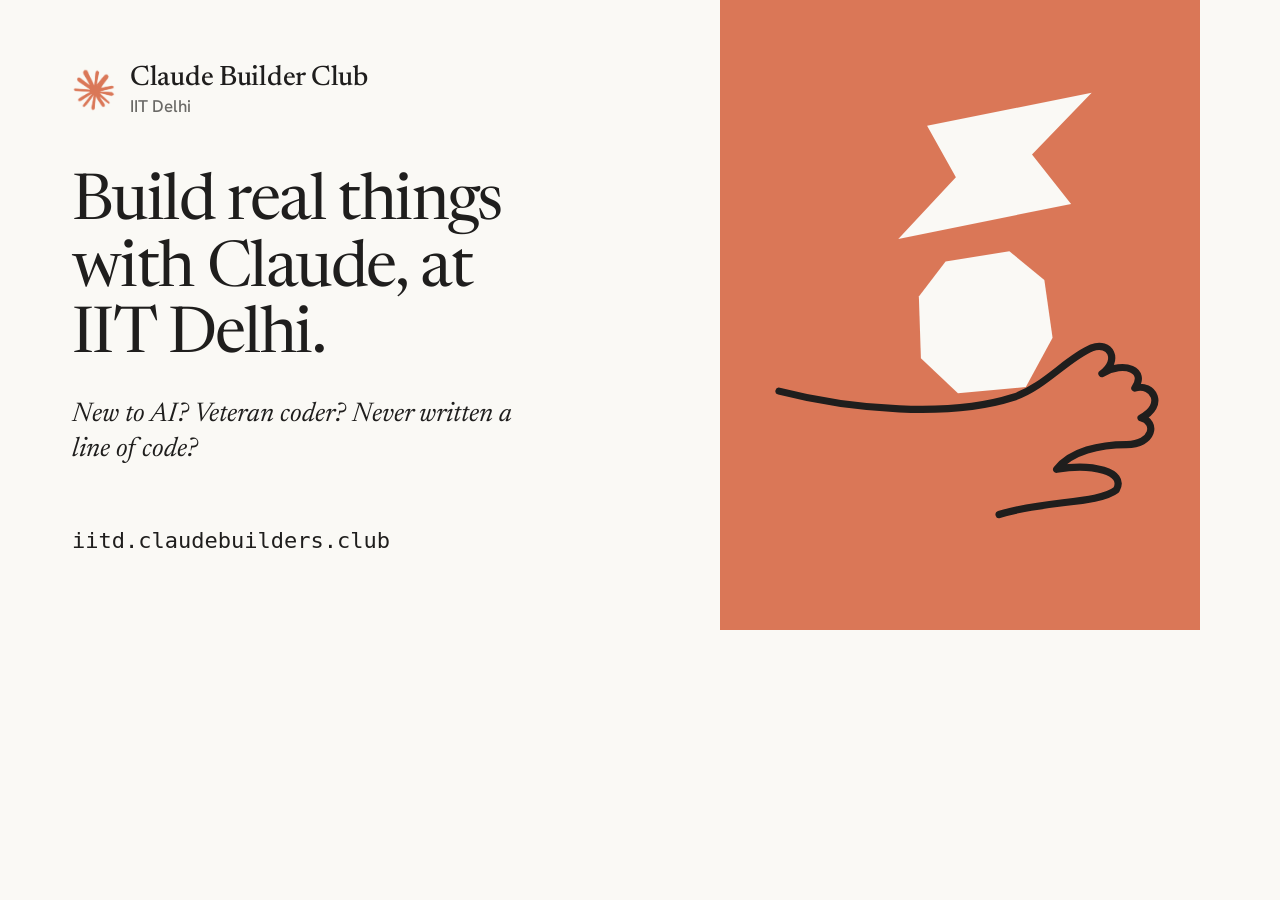
<file: og/og.html>
<!doctype html>
<!-- Source of share.jpg (the 1200x630 link card). Rebuild: see README.md, "Open Graph image". -->
<html lang="en"><head><meta charset="utf-8"><title>OG card</title>
<link href="https://fonts.googleapis.com/css2?family=Newsreader:ital,opsz,wght@0,6..72,400..500;1,6..72,400&family=Hanken+Grotesk:wght@400..600&display=swap" rel="stylesheet">
<style>
  :root { --bg: #faf9f5; --ink: #1f1e1d; --accent: #da7757; --muted: #6a6966; }
  html, body { margin: 0; }
  body { width: 1200px; height: 630px; background: var(--bg); color: var(--ink); font-family: "Hanken Grotesk", system-ui, sans-serif; display: grid; grid-template-columns: 720px 480px; overflow: hidden; }
  .words { padding: 64px 0 56px 72px; display: flex; flex-direction: column; }
  .lockup { display: flex; align-items: center; gap: 14px; }
  .lockup img { width: 44px; height: 44px; }
  .lockup b { display: block; font: 500 28px/1 "Newsreader", serif; letter-spacing: -0.01em; }
  .lockup span { display: block; font: 500 17px/1 "Hanken Grotesk", sans-serif; color: var(--muted); margin-top: 6px; }
  h1 { font: 400 64px/1.04 "Newsreader", serif; letter-spacing: -0.025em; margin: 56px 0 0; max-width: 13ch; }
  .ask { font: italic 400 27px/1.3 "Newsreader", serif; margin: 26px 0 0; max-width: 30ch; }
  .url { margin-top: auto; font: 500 22px/1 ui-monospace, Menlo, monospace; }
  .art { background: var(--accent); position: relative; }
  .art svg { position: absolute; inset: 40px 24px 40px 24px; width: calc(100% - 48px); height: calc(100% - 80px); }
  .d-line { stroke: var(--ink); stroke-width: 7; stroke-linecap: round; stroke-linejoin: round; fill: none; }
  .d-fill { fill: var(--bg); }
</style></head>
<body>
  <div class="words">
    <div class="lockup"><img src="../assets/brand/claude-spark.png" alt=""><div><b>Claude Builder Club</b><span>IIT Delhi</span></div></div>
    <h1>Build real things with Claude, at IIT&nbsp;Delhi.</h1>
    <p class="ask">New to AI? Veteran coder? Never written a line of code?</p>
    <p class="url" id="url"></p>
  </div>
  <div class="art">
    <svg viewBox="0 0 420 460" fill="none" preserveAspectRatio="xMidYMid meet">
      <path class="d-fill" d="M178 46 L338 14 L280 74 L318 122 L150 156 L206 96 Z"/>
      <path class="d-fill" d="M196 178 L258 168 L292 196 L300 252 L274 300 L208 306 L172 272 L170 212 Z"/>
      <path class="d-line" d="M34 304 C104 322 200 330 262 310 C292 300 314 272 338 262 C356 255 366 274 348 287 C370 274 392 284 380 301 C398 296 410 318 386 330 C402 334 398 356 372 356 C346 356 318 362 304 380 C338 374 372 382 362 400 C344 414 292 410 248 424"/>
    </svg>
  </div>
  <script src="../content/site.config.js"></script>
  <script>document.getElementById('url').textContent = (window.SITE && window.SITE.siteUrl) || '';</script>
</body></html>
</file>
<file: assets/system.css>
/*
  taste-skill system.css - the one system for the page. Link it first, then assets/ui/cards.css (the
  feature card, its panel and the fragment placements), then set the palette (--p-*), the fonts and
  the radius set on :root in the page (node scripts/start.mjs prints that block).
  Do not add a second grid, spacing scale, type scale, radius scale, button or card style.
*/

/* ---------------------------------------------------------------- tokens */
:root {
  /* palette (hex only; fx.js reads --bg --surface --ink --muted --accent --accent-ink) */
  --p-bg: #ffffff;
  --p-surface: #f4f4f4;
  --p-ink: #111111;
  --p-muted: #6b6b6b;
  --p-accent: #1a4be0;
  --p-accent-ink: #ffffff;
  --p-action: #1a4be0;      /* buttons, links, focus: the accent, or the ink when the accent is too pale */
  --p-action-ink: #ffffff;
  --p-inv-bg: #111111;
  --p-inv-surface: #1c1c1c;
  --p-inv-ink: #f4f4f4;
  --p-inv-muted: #a3a3a3;
  --p-inv-accent: #ffffff;
  --p-inv-accent-ink: #111111;
  --p-inv-action: #ffffff;
  --p-inv-action-ink: #111111;
  /* the lit ground behind UI and in the closing band (references/cards.md), one per page, tech pages only
     (none on kind other, which is flat): <html data-ground="sand|sky|sage|painting">. system.js gives it to every ground
     that holds UI, on light and dark pages alike; --hue on one panel changes only its accent */
  --ground-bg: #d9ccb7; --ground-surface: #e9e0d2; --ground-ink: #2a2622; --ground-muted: #5a534a; --ground-accent: #a8794a;

  /* fonts */
  --font-display: system-ui, -apple-system, "Segoe UI", sans-serif;
  --font-text: system-ui, -apple-system, "Segoe UI", sans-serif;
  --font-mono: ui-monospace, "SFMono-Regular", Menlo, Consolas, monospace;
  --display-weight: 400;    /* headlines 400; 500 on a tech page (software, gaming, hardware) */
  --display-tracking: -0.025em;

  /* the page rhythm (references/layout-v4.md): one section per screen. The header is fixed and
     --nav tall; every section is padded --padt above and --padb (plus the phone action bar, --bar)
     below, and is exactly one or two screens tall (--h: 1 or 2; --hm on a phone). The hero's words
     start --hgap under the header and its content ends --hpadb above the fold. */
  --nav: 72px;
  --padt: 120px;
  --padb: 72px;
  --hgap: 48px;
  --hpadb: 64px;
  --bar: 0px;
  /* grid: one .wrap (alias .container) for the header, every section and the footer, the same
     --gut on both sides: 1280 wide at x 80-1360 at 1440, 342 at x 24-366 at 390 */
  --container: 1280px;
  --gut: 80px;
  --pad: var(--gut);
  --gutter: 24px;

  /* spacing: 4/8 scale */
  --s-1: 4px;  --s-2: 8px;  --s-3: 12px; --s-4: 16px; --s-5: 24px;
  --s-6: 32px; --s-7: 48px; --s-8: 64px; --s-9: 96px; --s-10: 128px;
  --section: 40px;      /* only a .section outside main (the kit's demo pages); every main > section and
                           footer.closing take --padt and --padb */
  --section-band: 56px; /* the same for an older footer outside footer.closing */
  --head-gap: 48px;     /* the one heading-to-content gap, 32 on a phone (layout.css reads it as --ly-head-gap) */
  --card-pad: 16px;     /* card padding (cards.css sets its own for cards with a panel) */
  --card-gap: 16px;     /* gap between cards */

  /* type scale (the only sizes on the page) */
  --t-label: 13px;
  --t-small: 14px;
  --t-body: 16px;
  --t-lead: 18px;
  --t-card: 18px;
  --t-h3: 24px;
  /* straight lines from the phone size at 390 to the desktop size at 1440 (system.md's table) */
  --t-h2: clamp(30px, 1.72vw + 23.3px, 48px);
  --t-h1: clamp(38px, 3.24vw + 25.4px, 72px);
  /* a big number stays a step under the h2 (VI-11): 38 at 1440, 28 at 390, so it never reads as a
     section heading; a stats row and a price set their own, smaller still */
  --t-stat: clamp(28px, .952vw + 24.29px, 38px);

  /* radius: one scale (soft by default; data-radius on <html> switches it) */
  --r-sm: 8px;  --r-md: 12px; --r-lg: 20px; --r-btn: 8px;

  /* controls (fixed here; a page never adds its own) */
  --btn-h: 44px;
  --btn-h-sm: 36px;
  --nav-h: var(--nav);  /* the older name, kept for the kit's files */
  --icon: 16px;         /* small icons: socials, menu chevrons, mono brand marks */

  /* motion: the one UI ease-out (motion.css --m-ease and ui/base.css --u-ease read it; references/motion.md) */
  --ease: cubic-bezier(.2, .8, .2, 1);
  --dur: 180ms;
}
html[data-radius="sharp"] { --r-sm: 4px; --r-md: 6px;  --r-lg: 8px;  --r-btn: 4px; }
html[data-radius="soft"]  { --r-sm: 8px; --r-md: 12px; --r-lg: 20px; --r-btn: 8px; }
html[data-radius="round"] { --r-sm: 10px; --r-md: 16px; --r-lg: 24px; --r-btn: 999px; }
/* the four lit grounds (references/cards.md); sand is the default above. painting goes with
   painterly-landscape (x.ai's daylight sky over olive hills) */
html[data-ground="sky"]      { --ground-bg: #c6d3df; --ground-surface: #d6e0e9; --ground-ink: #25303a; --ground-muted: #4d5964; --ground-accent: #3f6a92; }
html[data-ground="sage"]     { --ground-bg: #cdd6c6; --ground-surface: #dce3d6; --ground-ink: #262d24; --ground-muted: #535b51; --ground-accent: #6c8e63; }
html[data-ground="painting"] { --ground-bg: #79a8d6; --ground-surface: #a6c4e2; --ground-ink: #16212c; --ground-muted: #273949; --ground-accent: #9c9b3c; }
/* cards.css takes its card and panel radii from this scale */
html[data-radius] .card { --c-r: var(--r-lg); }
html[data-radius] .panel { --p-r: var(--r-md); }

/* a phone: the header 56, the sections padded 96 / 48, the hero's words 40 under the header and its
   content ending 24 above the fold, 24 at both sides, 12 between columns */
@media (max-width: 639px) {
  :root { --nav: 56px; --padt: 96px; --padb: 48px; --hgap: 40px; --hpadb: 24px; --gut: 24px; --gutter: 12px; --card-gap: 12px; --head-gap: 32px; }
}
@media (min-width: 640px) {
  :root { --gut: 48px; --section: 48px; --section-band: 72px; --card-pad: 24px; }
}
@media (min-width: 1024px) {
  :root { --gut: 80px; --section: 56px; --section-band: 96px; --card-gap: 24px;
          --t-lead: 20px; --t-card: 20px; --t-h3: 28px; }
  /* a place (and a local service): the 1200 column at x 120-1320 */
  html[data-type="place"] { --gut: 120px; --container: 1200px; }
}
/* a place (VI-06, ST-96, PH-23): its own smaller type (h1 48/53 and 32/37, h2 32/40 and 24/30, titles
   and the sub-line 20 and 18), the Recipe 3 hero's gap under its photograph (40, 24 on a phone),
   square photographs and cards and 2px buttons, whatever data-radius and data-buttons say */
:root[data-type="place"] {
  --hgap: 40px;
  --t-h1: clamp(32px, 1.524vw + 26.06px, 48px);
  --t-h2: clamp(24px, .762vw + 21px, 32px);
  --t-h3: clamp(20px, .381vw + 18.51px, 24px);
  --r-sm: 2px; --r-md: 0px; --r-lg: 0px; --r-btn: 2px;
}
:root[data-type="place"] :is(h1, .t-h1) { line-height: 1.104; }
:root[data-type="place"] :is(h2, .t-h2) { line-height: 1.25; }
@media (max-width: 639px) {
  :root[data-type="place"] { --hgap: 24px; }
  :root[data-type="place"] :is(h1, .t-h1) { line-height: 1.156; }
}

/* ---------------------------------------------------------------- grounds (at most three) */
:root, .ground-base {
  --bg: var(--p-bg); --surface: var(--p-surface); --ink: var(--p-ink); --muted: var(--p-muted);
  --accent: var(--p-accent); --accent-ink: var(--p-accent-ink); --card: var(--p-surface);
  --action: var(--p-action); --action-ink: var(--p-action-ink);
}
.ground-surface {
  --bg: var(--p-surface); --surface: var(--p-bg); --ink: var(--p-ink); --muted: var(--p-muted);
  --accent: var(--p-accent); --accent-ink: var(--p-accent-ink); --card: var(--p-bg);
  --action: var(--p-action); --action-ink: var(--p-action-ink);
}
.ground-inverse {
  --bg: var(--p-inv-bg); --surface: var(--p-inv-surface); --ink: var(--p-inv-ink); --muted: var(--p-inv-muted);
  --accent: var(--p-inv-accent); --accent-ink: var(--p-inv-accent-ink); --card: var(--p-inv-surface);
  --action: var(--p-inv-action); --action-ink: var(--p-inv-action-ink);
}
:root, .ground-base, .ground-surface, .ground-inverse {
  --line: color-mix(in oklab, var(--ink) 11%, transparent);
  --line-strong: color-mix(in oklab, var(--ink) 20%, transparent);
  /* effects (fx.js) and UI fragments (assets/ui) take the colours of the ground they sit on */
  --fx-bg: var(--bg); --fx-surface: var(--surface); --fx-ink: var(--ink); --fx-muted: var(--muted);
  --fx-accent: var(--accent); --fx-accent-ink: var(--accent-ink);
  --ui-font: var(--font-text); --ui-mono: var(--font-mono); --ui-radius: var(--r-md);
}
.ground-base, .ground-surface, .ground-inverse { background: var(--bg); color: var(--ink); }

/* ---------------------------------------------------------------- base */
*, *::before, *::after { box-sizing: border-box; }
/* an anchor lands on the section's top (the judge's frame): the fixed header covers --nav of its --padt */
html { -webkit-text-size-adjust: 100%; scroll-padding-top: 0; scroll-behavior: auto; margin: 0; }
body {
  margin: 0; background: var(--bg); color: var(--ink);
  font: 400 var(--t-body)/1.55 var(--font-text);
  -webkit-font-smoothing: antialiased; text-rendering: optimizeLegibility; overflow-x: clip;
}
img, svg, video, canvas { display: block; max-width: 100%; }
/* hidden means hidden, also on an img the line above makes a block (a menu tab's photograph, a peek photograph) */
[hidden] { display: none !important; }
img, video { height: auto; }
a { color: inherit; text-decoration: none; }
button { font: inherit; color: inherit; }
h1, h2, h3, h4, p, ul, ol, figure, blockquote { margin: 0; }
ul, ol { padding: 0; list-style: none; }
h1, h2, h3, h4 {
  font-family: var(--font-display); font-weight: var(--display-weight);
  letter-spacing: var(--display-tracking); text-wrap: balance; overflow-wrap: break-word;
  /* a long word (a German compound at 390) breaks at a syllable with a hyphen, in the language of <html lang>;
     only words of 10 letters or more, 4 at least on each side, so a short English heading never breaks */
  hyphens: auto; -webkit-hyphens: auto; hyphenate-limit-chars: 10 4 4;
}
h1, .t-h1 { font-size: var(--t-h1); line-height: 1.04; }
h2, .t-h2 { font-size: var(--t-h2); line-height: 1.1; }
h3, .t-h3 { font-size: var(--t-h3); line-height: 1.2; }
h4, .t-card { font-family: var(--font-text); font-weight: 500; font-size: var(--t-card); line-height: 1.3; letter-spacing: -0.01em; }
p { text-wrap: pretty; }
.t-lead  { font-size: var(--t-lead); line-height: 1.5; }
.t-body  { font-size: var(--t-body); line-height: 1.55; }
.t-small { font-size: var(--t-small); line-height: 1.5; }
.t-label { font-size: var(--t-label); font-weight: 500; line-height: 1.4; letter-spacing: 0.01em; }
.t-stat  { font-family: var(--font-display); font-weight: var(--display-weight); font-size: var(--t-stat);
           line-height: 1; letter-spacing: var(--display-tracking); font-variant-numeric: tabular-nums; }
.muted { color: var(--muted); }
.mono  { font-family: var(--font-mono); }
.measure { max-width: 62ch; }
:focus-visible { outline: 2px solid var(--action); outline-offset: 2px; border-radius: 2px; }
::selection { background: color-mix(in oklab, var(--accent) 30%, transparent); }

/* ---------------------------------------------------------------- grid */
.wrap, .container { width: min(100% - 2 * var(--gut), var(--container)); margin-inline: auto; padding-inline: 0; }
.grid { display: grid; grid-template-columns: repeat(12, minmax(0, 1fr)); column-gap: var(--gutter); row-gap: var(--card-gap); }
.grid > * { min-width: 0; grid-column: 1 / -1; }
.section { padding-block: var(--section); }

/* ---------------------------------------------------------------- one section per screen
   The page is a stack of screens. Framed at scrollY = k x the screen height, a shot shows exactly one
   section: the hero alone on the first screen, every other section (and footer.closing, the close and
   the footer in one) exactly one or two screens tall, its h2 first, --padt under its top. Heights
   and padding do it: no pinning, snapping or script.
     <section class="section" id=".." style="--h: 2">     (2 screens; --hm sets a phone's count alone)
       <div class="wrap"> the h2 first, then the content </div>     (the one in-flow child)
     </section>
   A layer (a full-bleed photograph or ground behind the words) is an <img class="layer" aria-hidden="true">
   beside the .wrap. Content must fit: one screen holds 708px of content at 1440x900 (900 - 120 - 72),
   two hold 1,608 (the second screen's part starts --padt under its top with .g2). From 640 to 1279 a
   section keeps at least its screens and grows past them rather than overlap the next. */
main > :is(section, .section), footer.closing {
  position: relative; box-sizing: border-box;
  height: calc(var(--h, 1) * 100vh); height: calc(var(--h, 1) * 100svh);
  padding: var(--padt) 0 calc(var(--padb) + var(--bar));
}
main > :is(section, .section) > :is(.wrap, .container), footer.closing > .wrap { position: relative; z-index: 1; height: 100%; }
main > :is(section, .section) > :is(.wrap, .container):not(.grid) { display: flex; flex-direction: column; }
/* a .wrap that is the section's grid too (class="wrap grid"): its rows start at the top */
main > :is(section, .section) > :is(.wrap, .container).grid { align-content: start; }
/* .fill: the block that takes what the screen leaves under the heading (a photograph, a frame) */
main > :is(section, .section) > .wrap > .fill { flex: 1 1 0; min-height: 0; }
/* two screens as two groups: row 1 the h2 and the first group, row 2 the rest (no second h2), starting
   --padt under the second screen's top, so the second shot looks like any other section */
main > :is(section, .section).g2, footer.closing.g2 { --h: 2; }
main > :is(section, .section).g2 > :is(.wrap, .container), footer.closing.g2 > .wrap { display: grid; grid-template-rows: minmax(0, 1fr) minmax(0, 1fr); row-gap: calc(var(--padt) + var(--padb) + var(--bar)); }
main > :is(section, .section).g2 > :is(.wrap, .container) > *, footer.closing.g2 > .wrap > * { min-height: 0; align-self: start; }
main > :is(section, .section).g2 > :is(.wrap, .container) > :is(.group, .fill) { align-self: stretch; }
/* a group: one screen's part of a .g2 section (its h2 and first rows, or the rest) */
.group { display: flex; flex-direction: column; min-height: 0; }
/* each screen's card row runs down to that screen's foot (the cards stretch, their panels grow), so
   the second screen of a .g2 is never a short row over an empty ground; both rows end on the same line */
@media (min-width: 1024px) {
  main > :is(section, .section).g2 > .wrap > .grid:last-child,
  main > :is(section, .section).g2 > .wrap > .group > .grid:last-child { align-self: stretch; flex: 1 1 auto; min-height: 0; }
}
.group > .fill { flex: 1 1 0; min-height: 0; }
@media (min-width: 640px) and (max-width: 1279px) {
  main > :is(section, .section):not(.hero, .section--hero), footer.closing {
    height: auto; min-height: calc(var(--h, 1) * 100vh); min-height: calc(var(--h, 1) * 100svh);
  }
  /* the section is a column and its .wrap takes all of it, so a .fill (a photograph, a frame) still
     grows to the section's foot (a min-height percentage would not resolve, leaving it at its least) */
  /* :where() keeps it at no weight, so a page's own phone- or tablet-only hiding (section.desk-only { display: none }) wins */
  :where(main > :is(section, .section):not(.hero, .section--hero), footer.closing) { display: flex; flex-direction: column; }
  main > :is(section, .section):not(.hero, .section--hero) > :is(.wrap, .container), footer.closing > .wrap { flex: 1 0 auto; height: auto; min-height: 0; }
}
/* a phone: lvh (the screen with its bars hidden) for every section but the hero; --hm when stacking
   makes the content taller than the desktop count */
@media (max-width: 639px) {
  /* at least its screens, never less: content a screen cannot hold makes the section taller (the rhythm
     check then asks for --hm: 2 or less content); a fixed height would lay its last rows over the next
     section, the fault the phone shots showed most (a list under the closing heading and its button) */
  main > :is(section, .section):not(.hero, .section--hero), footer.closing {
    height: auto; min-height: calc(var(--hm, var(--h, 1)) * 100vh); min-height: calc(var(--hm, var(--h, 1)) * 100lvh);
  }
  /* one grid row at least the screens tall that grows with the .wrap's content: the .wrap is stretched to
     it, so its .fill and its two groups still share a definite height */
  /* (at no weight, as on the tablet: a page's own section.desk-only { display: none } still hides it) */
  :where(main > :is(section, .section):not(.hero, .section--hero):has(> :is(.wrap, .container)), footer.closing) {
    display: grid; grid-template-columns: minmax(0, 1fr); grid-template-rows: 1fr; grid-auto-rows: auto;
  }
  main > :is(section, .section):not(.hero, .section--hero) > :is(.wrap, .container), footer.closing > .wrap { height: auto; }
  main > :is(section, .section).g2m, footer.closing.g2m { --hm: 2; }
  main > :is(section, .section).g2m > :is(.wrap, .container), footer.closing.g2m > .wrap { display: grid; grid-template-rows: minmax(0, 1fr) minmax(0, 1fr); row-gap: calc(var(--padt) + var(--padb) + var(--bar)); }
  /* stacked in one, the two groups keep the open cards' 32px, so the first group's last panel never meets
     the next card's title */
  main > :is(section, .section).g2:not(.g2m) > :is(.wrap, .container) { display: flex; row-gap: var(--s-6); }
  /* what the two screens leave goes around the second group, so it opens below the header, not on the fold */
  main > :is(section, .section).g2:not(.g2m) > :is(.wrap, .container) > :last-child { margin-block: auto; }
  main > :is(section, .section).g2:not(.g2m) > :is(.wrap, .container) > * { align-self: stretch; }
}
/* a layer: the photograph or ground of a whole section, under its words, edge to edge */
main > :is(section, .section) > :is(img, video, canvas, picture).layer,
footer.closing > :is(img, video, canvas, picture).layer {
  position: absolute; inset: 0; z-index: 0; width: 100%; height: 100%; max-width: none; object-fit: cover; object-position: var(--pos, 50% 50%);
}
main > :is(section, .section) > picture.layer > img { width: 100%; height: 100%; object-fit: cover; }

/* the hero: exactly the first screen, the fixed header over its top. Its words start --hgap under the
   header (--photo adds a full-bleed photograph's height above them on a place); its content ends
   --hpadb above the fold, and nothing of the next section shows, at 1440, 1024, 820 and 390.
     <section class="hero hero--<type>"><div class="wrap"><div class="hero-text"> .. </div>[one strip]</div></section>
   .hero-text holds the whole composition (the words, and the picture or window beside or under them);
   one docked strip (logos, three facts) may follow it, at most 96px, desktop only. */
main > :is(.hero, .section--hero) {
  height: 100vh; height: 100svh; min-height: 0;
  padding: calc(var(--nav) + var(--photo, 0px) + var(--hgap)) 0 calc(var(--hpadb) + var(--bar));
}
:is(.hero, .section--hero) > .wrap { height: 100%; display: grid; grid-template-rows: minmax(0, 1fr) auto; row-gap: var(--s-7); }
:is(.hero, .section--hero) > .wrap > .hero-text { min-height: 0; }
/* a phone: the hero is at least the first screen and grows when a short phone (320x640) cannot hold its
   words, buttons and picture, so nothing of it lies over the next section or under the header */
@media (max-width: 639px) {
  main > :is(.hero, .section--hero) { height: auto; min-height: 100vh; min-height: 100svh; }
  main > :is(.hero, .section--hero):has(> :is(.wrap, .container)) { display: grid; grid-template-columns: minmax(0, 1fr); grid-template-rows: 1fr; grid-auto-rows: auto; }
  main > :is(.hero, .section--hero) > :is(.wrap, .container) { height: auto; }
}
:is(.hero, .section--hero) > .wrap > .hero-strip { grid-row: 2; max-height: 96px; }
@media (max-width: 639px) { :is(.hero, .section--hero) > .wrap > .hero-strip { display: none; } }
.section--hero .section-head { max-width: 860px; }
/* the starter's own hero (hero-split): the words on span-5 top-aligned, the picture on span-6 start-7
   as tall as the hero's content box (at most 716 at 1440x900); a phone stacks words, then the picture
   in what is left */
.hero-text.hero-split { height: 100%; align-items: stretch; }
.hero-split > .hero-copy { align-self: start; }
.hero-split > .hero-visual { position: relative; min-height: 0; height: 100%; }
@media (max-width: 1023px) {
  .hero-text.hero-split { display: flex; flex-direction: column; gap: var(--s-6); }
  .hero-split > .hero-visual { flex: 1 1 0; min-height: 200px; height: auto; }
}
.hero-copy > * + * { margin-top: var(--s-5); }
/* the h1 first in the words' column: its capitals start on the picture's top line, not the line box's
   (the leading above the capitals would put the words about 12px under the photograph's top) */
.hero-copy > h1:first-child { text-box: trim-start cap alphabetic; }
.hero-copy > .btn-row { margin-top: var(--s-6); }
/* three short facts at the foot of the words' column, on the picture's bottom line (no dead space
   under the buttons): <dl class="hero-facts"><div><dt>..</dt><dd>..</dd></div> x3</dl> */
@media (min-width: 1024px) {
  .hero-split > .hero-copy { height: 100%; display: flex; flex-direction: column; }
  .hero-split > .hero-copy > .hero-facts { margin-top: auto; }
}
.hero-facts { display: grid; grid-template-columns: repeat(3, minmax(0, 1fr)); gap: var(--s-5) var(--gutter); margin: 0; }
.hero-facts > div { display: grid; gap: var(--s-1); align-content: start; }
.hero-facts dt { font-size: var(--t-small); color: var(--muted); }
.hero-facts dd { margin: 0; font-weight: 500; }
@media (max-width: 1023px) { .hero-facts { display: none; } }
/* a notice line above the h1 (changed hours, a delivery cut-off): one line with a number, static,
   starting on the left line like the h1 under it */
.hero-notice { font-size: var(--t-small); font-weight: 500; color: var(--ink); }
.hero-notice b, .hero-notice strong { font-weight: 500; color: var(--accent); }
.hero-copy > .hero-notice + h1 { margin-top: var(--s-5); }

/* a phone: open tiles from a row of three or four (rooms, goods, beans) go two-up, an odd last one
   across the row, so a row of three fits one 844px screen (stacked one under another they need two) */
@media (max-width: 639px) {
  .grid > .tile:is(.span-3, .span-4) { grid-column: auto / span 6; }
  .grid > .tile:is(.span-3, .span-4):nth-child(odd of .tile):nth-last-child(1 of .tile) { grid-column: 1 / -1; }
  .grid > .tile:is(.span-3, .span-4) .tile__head { flex-wrap: wrap; gap: 0 var(--s-2); }
}
/* a phone: open cards (words on the ground, the panel under them) stacked one under another keep 32px
   between a panel's foot and the next card's title, so a title never reads as the panel's caption */
@media (max-width: 639px) { .grid:has(> .card--open) { row-gap: var(--s-6); } }
/* a phone stacks a two-screen section's four open tiles into its two screens: their panels take 180px (a wide
   crop), so the h2 and the first two tiles of two lines each end on the first screen and the four inside both,
   not a third of a screen past. A page that sets its group's own --p-h (#features .panel) sets its phone value
   too, as the starter does */
@media (max-width: 639px) { main > :is(section, .section).g2 .card--open > .panel { --p-h: 180px; } }
/* spans: desktop >= 1024. Tablet 640-1023: text cards on span-3 and span-6 go two-up; cards with a
   panel (a visual needs the width; the one exception is a span-6 pair, below)
   and everything else (split text and visuals, span-4 cards, span-5/7/8 blocks) take the full row, so a split stacks and no row is left half empty. Phone < 640: one column. */
@media (min-width: 640px) and (max-width: 1023px) {
  .grid > .card.span-3:not(:has(> .panel)), .grid > .card.span-6:not(:has(> .panel)) { grid-column: auto / span 6; }
  /* the one exception with a panel: a 2x2 (or a pair) of span-6 cards stays two-up from 720px (a panel
     of about 310px and more, wide enough for a kit fragment), so four cards take one or two screens
     at 768-820 instead of a card per row (four stacked panels run past two screens). Split cards and
     every other span keep the full row. Under 720 a card per row. */
  @media (min-width: 720px) {
    .grid > .card.span-6:has(> .panel):not(.card--split) { grid-column: auto / span 6; }
    .grid > .card.span-6:has(> .panel):not(.card--split):nth-child(odd of .card.span-6):nth-last-child(1 of .card.span-6) { grid-column: 1 / -1; }
  }
  /* open tiles (rooms, models, people, a photo pair) go two-up; an odd last one takes the row */
  .grid > .tile:is(.span-3, .span-4, .span-6) { grid-column: auto / span 6; }
  .grid > .tile:is(.span-3, .span-4, .span-6):nth-child(odd of .tile):nth-last-child(1 of .tile) { grid-column: 1 / -1; }
}
@media (min-width: 1024px) {
  .span-2  { grid-column: auto / span 2; }
  .span-3  { grid-column: auto / span 3; }
  .span-4  { grid-column: auto / span 4; }
  .span-5  { grid-column: auto / span 5; }
  .span-6  { grid-column: auto / span 6; }
  .span-7  { grid-column: auto / span 7; }
  .span-8  { grid-column: auto / span 8; }
  .span-9  { grid-column: auto / span 9; }
  .span-10 { grid-column: auto / span 10; }
  .span-12 { grid-column: auto / span 12; }
  .start-1 { grid-column-start: 1; } .start-2 { grid-column-start: 2; } .start-3 { grid-column-start: 3; }
  .start-5 { grid-column-start: 5; } .start-6 { grid-column-start: 6; } .start-7 { grid-column-start: 7; }
  .start-4 { grid-column-start: 4; } .start-8 { grid-column-start: 8; } .start-9 { grid-column-start: 9; }
  .start-10 { grid-column-start: 10; }
  /* a split is top-aligned: the words' first line and the picture's top on one line (never centred
     against each other, never mirrored: text left, the visual right, on every split of the page) */
  .grid--middle, .grid--top { align-items: start; }
}
/* card rows: every card in a row the same height (a plain .grid stretches them) */
.grid:is(.grid--middle, .grid--top) > .card { align-self: stretch; }
/* 1024-1279: a span-4 card's panel would be about 220px wide, too narrow for real UI. Cards with a
   panel on span-4 go two-up, a span-8 one takes the row, and an odd last one takes the row too
   (steps, proof row: two, then one wide; bento: the wide card, then the four small ones two by two) */
@media (min-width: 1024px) and (max-width: 1279px) {
  .grid > .card.span-4:has(> .panel) { grid-column: auto / span 6; }
  .grid > .card.span-8:has(> .panel),
  .grid > .card.span-4:has(> .panel):nth-child(odd of .card.span-4):nth-last-child(1 of .card.span-4) { grid-column: 1 / -1; }
}

/* ---------------------------------------------------------------- section heading */
.section-head { max-width: 760px; margin-bottom: var(--head-gap); display: grid; gap: var(--s-4); }
/* every heading starts on the left line (a centred head among left ones reads as a mistake): the
   old centred head is left-aligned too */
.section-head--center { text-align: left; justify-items: start; }
/* a head row: the h2 (and its line) left, one link or the section's button at the right line */
.section-head--split { max-width: none; display: flex; align-items: end; justify-content: space-between; gap: var(--s-5); flex-wrap: wrap; }
.section-head--split > div { display: grid; gap: var(--s-4); max-width: 760px; }
.section-head p { color: var(--ink); font-size: var(--t-lead); line-height: 1.5; max-width: 60ch; }
.section-head--row { max-width: none; display: flex; align-items: end; justify-content: space-between; gap: var(--s-5); flex-wrap: wrap; }
.section-head--row > div { display: grid; gap: var(--s-4); max-width: 760px; }
/* the hero row (hero-product, hero-cycle): the h1 and its line left, the buttons right, across 1280 */
.section--hero .section-head--row { max-width: none; }

/* ---------------------------------------------------------------- buttons (one pair, a dealt look)
   One pair a page, .btn--primary and .btn--secondary, in the look dealt with the page (sections.md)
   and set once on <html data-buttons>; the markup never changes:
     solid  filled primary, outlined secondary, the radius scale (Figma; the default)
     pill   pills, a chevron after the primary's label, a tinted secondary (x.ai)
     tonal  the radius scale, a tinted secondary with no outline (Linear, Vercel)
     arrow  an arrow after the primary's label; the secondary is a text link with an arrow (Stripe)
     block  near-square corners, 48px tall; the secondary is an underlined text link (shops, hotels) */
.btn {
  display: inline-flex; align-items: center; justify-content: center; gap: var(--s-2);
  height: var(--btn-h); padding: 0 var(--s-5); border-radius: var(--r-btn); border: 1px solid transparent;
  font: 500 var(--t-body)/1 var(--font-text); letter-spacing: 0; white-space: nowrap; cursor: pointer;
  transition: background-color var(--dur) var(--ease), color var(--dur) var(--ease), border-color var(--dur) var(--ease), text-decoration-color var(--dur) var(--ease);
}
.btn--primary { background: var(--action); color: var(--action-ink); }
.btn--primary:hover { background: color-mix(in oklab, var(--action) 86%, var(--ink)); }
/* an inverted primary (the action is the ground's ink: a brand band, a lit ground): its hover steps toward the ground, as the filled one steps toward the ink */
.ground-brand .btn--primary:hover { background: color-mix(in oklab, var(--action) 88%, var(--bg)); }
/* the ground's own colour with a clear border: never grey on grey, readable on an effect too */
.btn--secondary { background: var(--bg); color: var(--ink); border-color: var(--line-strong); }
.btn--secondary:hover { background: color-mix(in oklab, var(--bg) 94%, var(--ink)); border-color: color-mix(in oklab, var(--ink) 35%, transparent); }
.btn--sm { height: var(--btn-h-sm); padding: 0 var(--s-4); font-size: var(--t-small); }
html[data-buttons="pill"] { --r-btn: 999px; }
html[data-buttons="block"] { --r-btn: 2px; --btn-h: 48px; }
html:is([data-buttons="pill"], [data-buttons="tonal"]) .btn--secondary { background: color-mix(in oklab, var(--ink) 8%, var(--bg)); border-color: transparent; }
html:is([data-buttons="pill"], [data-buttons="tonal"]) .btn--secondary:hover { background: color-mix(in oklab, var(--ink) 14%, var(--bg)); border-color: transparent; }
/* arrow and block: the secondary is a text link at the button's height (no box: one button look) */
html:is([data-buttons="arrow"], [data-buttons="block"]) .btn--secondary {
  background: none; border-color: transparent; padding-inline: var(--s-2);
  text-decoration: underline; text-underline-offset: 4px; text-decoration-color: var(--line-strong);   /* the .link look */
}
html:is([data-buttons="arrow"], [data-buttons="block"]) .btn--secondary:hover { background: none; border-color: transparent; text-decoration-color: currentColor; }
/* the glyph after a label: a chevron (pill) or an arrow (arrow), drawn so every font shows the same */
html[data-buttons="pill"] .btn--primary::after,
html[data-buttons="arrow"] :is(.btn--primary, .btn--secondary)::after {
  content: ""; flex: none; width: 12px; height: 12px; margin-right: -2px; background: currentColor;
  -webkit-mask: var(--btn-glyph) center / contain no-repeat; mask: var(--btn-glyph) center / contain no-repeat;
  transition: transform var(--dur) var(--ease);
}
html[data-buttons="pill"] { --btn-glyph: url("data:image/svg+xml,%3Csvg xmlns='http://www.w3.org/2000/svg' viewBox='0 0 12 12'%3E%3Cpath d='M4.5 2.5 8 6l-3.5 3.5' fill='none' stroke='black' stroke-width='1.6' stroke-linecap='round' stroke-linejoin='round'/%3E%3C/svg%3E"); }
html[data-buttons="arrow"] { --btn-glyph: url("data:image/svg+xml,%3Csvg xmlns='http://www.w3.org/2000/svg' viewBox='0 0 12 12'%3E%3Cpath d='M1.5 6h8.5M6.5 2.5 10 6l-3.5 3.5' fill='none' stroke='black' stroke-width='1.5' stroke-linecap='round' stroke-linejoin='round'/%3E%3C/svg%3E"); }
@media (hover: hover) and (pointer: fine) { html:is([data-buttons="pill"], [data-buttons="arrow"]) .btn:hover::after { transform: translateX(3px); } }
.btn:active { transform: translateY(1px) scale(.985); }
.btn--arrow::after { content: "\2192"; transition: transform var(--dur) var(--ease); }
@media (hover: hover) and (pointer: fine) { .btn--arrow:hover::after { transform: translateX(3px); } }
/* the drawn arrow (assets/motion: its stem grows and its head moves 3px on hover), the last child of
   a primary button, a pill or a link: <svg class="m-arrow" viewBox="0 0 12 12" aria-hidden="true">
   <path class="m-arrow__stem" d="M1 6h8"/><path class="m-arrow__head" d="M4.5 2.5 8 6l-3.5 3.5"/></svg>.
   It replaces the dealt glyph, so a button never shows two */
.m-arrow { flex: none; width: 12px; height: 12px; margin-right: -2px; overflow: visible;
           fill: none; stroke: currentColor; stroke-width: 1.6; stroke-linecap: round; stroke-linejoin: round; }
.btn--xl .m-arrow { width: 0.62em; height: 0.62em; stroke-width: 1.4; }
:is(.btn, .link, .pill):has(> .m-arrow)::after { content: none; display: none; }
.btn-row { display: flex; flex-wrap: wrap; gap: var(--s-3); align-items: center; }
.section-head--center .btn-row { justify-content: center; }
/* on the phone every button row stacks full width */
@media (max-width: 639px) {
  .btn-row { flex-direction: column; align-items: stretch; width: 100%; justify-self: stretch; }
  /* full width, the second action is a text link at the button's height under the filled one (an
     outline across the whole screen reads as a rule, a pale fill as a switched-off button) */
  .btn-row > .btn--secondary { background: none; border-color: transparent; text-decoration: underline; text-underline-offset: 4px; text-decoration-color: var(--line-strong); }
  .section-head--split > .btn { width: 100%; }
}
.link { display: inline-flex; align-items: center; gap: var(--s-2); font-weight: 500; color: var(--ink);
        text-decoration: underline; text-decoration-color: var(--line-strong); text-underline-offset: 4px;
        transition: text-decoration-color var(--dur) var(--ease); }
.link:hover { text-decoration-color: currentColor; }
.link::after { content: "\2192"; display: inline-block; text-decoration: none; transition: transform var(--dur) var(--ease); }
@media (hover: hover) and (pointer: fine) { .link:hover::after { transform: translateX(3px); } }
.pill { display: inline-flex; align-items: center; gap: var(--s-2); height: 32px; padding: 0 var(--s-3);
        border-radius: 999px; border: 1px solid var(--line); background: var(--card);
        font-size: var(--t-label); color: var(--ink); }
.pill .muted { color: var(--muted); }

/* ---------------------------------------------------------------- card (one style) */
.card {
  display: flex; flex-direction: column; gap: var(--s-2); min-width: 0;
  background: var(--card); border: 1px solid var(--line); border-radius: var(--r-lg); padding: var(--card-pad);
}
/* small titles in the text face: a display face at 20px (a condensed or hairline serif) reads smaller than the body */
.card > h3, .card > h4, .card--plan h3 { font-family: var(--font-text); font-weight: 500; font-size: var(--t-card); line-height: 1.3; letter-spacing: -0.01em; }
/* the type floor (system.md): text people read is 16px or more in ink; cards.css sets it for its
   card text, this for a plain card's lines */
.card > p { color: var(--ink); font-size: var(--t-body); max-width: 52ch; }
/* at most two boxes one inside the other (sections.md): a card whose panel holds UI drops its own
   box, so its title and lines sit on the page ground over the panel (Figma's tiles), or runs the
   panel flush to its sides and bottom (cards.css .panel--flush) */
.card.card--open { --c-pad: 0px; background: none; border: 0; box-shadow: none; padding: 0; overflow: visible; }
.card.card--open > .panel { margin: var(--s-5) 0 0; border-radius: var(--r-lg); }
.card.card--open > .panel--top { margin: 0 0 var(--s-5); }
.card--plan.is-featured { border-color: var(--action); box-shadow: inset 0 0 0 1px var(--action); }
/* cards.css (linked after this file) sets .card { gap: 0 } for feature cards; a plan keeps its 16px rows */
.card.card--plan { gap: var(--s-4); }

/* ---------------------------------------------------------------- visuals: panels and frames
   A card's .panel (the inset visual), .stage and the placements (.at-corner, .at-rise, .at-over,
   .at-right, .at-center, .stage--fade-*) come from assets/ui/cards.css (references/cards.md).
   This file adds the frames (hero, split, square, closing band) and lets a .stage work inside them.
   The grounds' colours: system.js lights every ground that holds UI (see there). */
:not(.card) > .panel { border-radius: var(--p-r, var(--r-md)); }   /* a panel on its own: four round corners */
.menu-card .panel { --p-h: 160px; }
.frame {
  position: relative; isolation: isolate; overflow: clip; display: flex; align-items: center; justify-content: center;
  background: var(--surface); border-radius: var(--r-lg); border: 1px solid var(--line);
  padding: clamp(var(--s-4), 4vw, var(--s-7));
}
/* a zero-width spacer keeps --ratio (height / width) as the frame's minimum height */
.frame::before { content: ""; flex: none; width: 0; padding-top: var(--ratio, 0px); }
/* an object or scene (assets/objects) and a photograph (.frame__img) fill the frame themselves */
.frame > :not(canvas, .stage, .loop-pause, .frame__fx, .frame__img, [data-print], [data-scene], .print3d) { position: relative; max-width: 100%; min-width: 0; }
/* a photograph is a plain rectangle in its frame: no border, no print, no filter */
.frame--photo { padding: 0; border: 0; }
/* .frame--fill: as tall as its row (a split's picture beside the words, down to the section's foot);
   stacked on a tablet or a phone it takes what the screen leaves, at least 200px */
.frame--fill { height: 100%; }
@media (max-width: 1023px) {
  .grid.fill:has(> .frame--fill) { display: flex; flex-direction: column; gap: var(--s-6); }
  .grid.fill > .frame--fill { flex: 1 1 0; height: auto; min-height: 200px; }
}
/* a split's words as a column: the last block (stats, a link) on the picture's bottom line */
.split-col { display: flex; flex-direction: column; gap: var(--s-5); }
@media (min-width: 1024px) { .split-col { height: 100%; } .split-col > .split-col__end { margin-top: auto; } }
:is(.frame, .panel) > .frame__img { position: absolute; inset: 0; z-index: 0; width: 100%; height: 100%; max-width: none; object-fit: cover; }
.frame--portrait { --ratio: 125%; }
/* the product stage (hero-product): wide, the product whole on it; a phone gets a tall stage */
.frame--stage { --ratio: 50%; }
@media (max-width: 639px) { .frame--stage, .frame--portrait { --ratio: 120%; } }
.frame--hero { padding: clamp(24px, 5vw, 64px); }
.frame--split { --ratio: 80%; }
.frame--square { --ratio: 100%; }
/* the closing band: the hero's echo, lit with the page's ground (sand, sky, sage or painting) on light
   and dark pages alike, so its text and buttons take that ground's ink. Its effect sits on a layer of
   its own, <div class="frame__fx" data-fx="..">, held still and calm where the text sits (system.js) */
.frame--cta { min-height: 420px; }
/* .frame--lit: the same for an object's frame that holds a few words in its clear half (the
   product statement's facts in a .frame__text, lower left; the object stands right of centre) */
.frame--cta, .frame--lit {
  border-color: transparent; background: var(--ground-bg); color: var(--ground-ink);
  --bg: var(--ground-surface); --surface: var(--ground-surface); --ink: var(--ground-ink); --muted: var(--ground-muted);
  --action: var(--ground-ink); --action-ink: var(--ground-surface);
  --line: color-mix(in oklab, var(--ground-ink) 12%, transparent); --line-strong: color-mix(in oklab, var(--ground-ink) 24%, transparent);
}
.frame > .frame__fx { position: absolute; inset: 0; z-index: 0; }
/* on a light page the buttons on a lit ground keep the page's own action colour: one action, one look
   (a dark page keeps the lit ground's ink, which reads on the bright ground) */
html:not([data-tone="dark"]) :is(.frame--cta, .frame--lit, .footer--statement) { --action: var(--p-action); --action-ink: var(--p-action-ink); }
/* a card on a photograph (a booking form over the room): the card holds the page's colours */
.frame--photo:has(> .card) { padding: clamp(var(--s-5), 5vw, var(--s-8)) clamp(var(--s-4), 4vw, var(--s-7)); }
.frame--photo > .card { position: relative; z-index: 1; width: min(100%, 480px); }   /* flat: no shadow at rest (ST-97) */
.frame--cta > .frame__fx { opacity: .85; }
.frame--lit > .frame__text { z-index: 2; align-self: flex-end; margin-right: auto; width: min(100%, 360px); display: grid; gap: var(--s-5); }
/* 2:1 on a desktop; a phone gets 2:3, the words at the top and the object smaller and low under
   them (its hero preset), so the facts never touch the object */
.frame--lit { --ratio: 50%; }
@media (max-width: 639px) { .frame--lit { --ratio: 150%; } .frame--lit > .frame__text { align-self: flex-start; } }
@media (max-width: 639px) { .frame--split { --ratio: 100%; } }
/* A hero, wide or split frame (x.ai's hero window): --w on the rising fragment's slot (its true width)
   centres it while it fits; anchored 24px in and cut by the right edge once the frame is narrower.
   --pair on the .stage (the main fragment's width plus the part of the second that sticks out)
   centres the pair; below 1024 the main one alone. In a card's panel cards.css places it (.at-corner,
   .at-rise, .at-right; a centred .at-rise.fit narrows with the panel), as its recipe says. */
.frame > .stage > .at-rise { --ax: max(24px, calc(50% - var(--w, 64%) / 2)); }
.frame--hero > .stage > .at-rise { --ax: max(24px, calc(50% - var(--pair, var(--w, 64%)) / 2)); }
.frame--hero > .stage > .at-over { --bx: max(24px, calc(50% - var(--pair, 800px) / 2)); }
@media (max-width: 1023px) { .frame--hero > .stage > .at-rise { --ax: max(24px, calc(50% - var(--w, 64%) / 2)); } }
/* a frame holding a cards.css .stage: the stage fills it and places the fragments (references/cards.md);
   the hero and wide frames are 16:7 and square on a phone; below 1024 only the main fragment shows */
.frame:has(> .stage) { padding: 0; }
.frame--hero:has(> .stage) { aspect-ratio: 16 / 7; }
@media (max-width: 1023px) {
  .frame--hero:has(> .stage) { aspect-ratio: 3 / 2; }   /* a tablet: room for the main fragment's rows */
}
/* a tablet held upright (820x1180): a taller frame, so the hero fills the screen without a gap */
@media (min-width: 640px) and (max-width: 1023px) and (orientation: portrait) {
  .frame--hero:has(> .stage) { aspect-ratio: 4 / 3; }
}
@media (max-width: 1023px) {
  .frame--hero > .stage > :is(.at-over, .at-over-l) { display: none; }
}
/* a split frame is about 440-560px wide from 1024 to 1279: the main piece alone there */
@media (min-width: 1024px) and (max-width: 1279px) {
  .frame--split > .stage > :is(.at-over, .at-over-l) { display: none; }
}
@media (max-width: 639px) {
  .frame--hero:has(> .stage) { aspect-ratio: 1; }
  .frame > .stage > :is(.at-over, .at-over-l) { display: none; }
  /* phone: cards.css sets a fragment 16px in on both sides, and system.js holds every loop on its
     finished picture, so no pause button lands on the UI */
}
/* a small object on a focal tile (.at-center): its true width (--w, 288px for the slider), narrowed
   on a small panel so 24px of ground always shows on both sides (a span-4 panel is 304px at 1280) */
.stage > .at-center { width: calc(100% - 48px); max-width: var(--w, 288px); }
.stage > .at-center > :is([data-ui], .ui) { width: 100%; max-width: none; }
/* .to-edge stretches a fragment's surface past the bottom (cards.css); doc's surface is its page */
.stage > .to-edge > .ui-doc > .ui-doc__page { min-height: 100%; }
/* .hero-stage: whole fragments side by side in a frame, never overlapping or cut (a row of app
   screens); the first is the main one, and the ones that no longer fit drop out from the end */
.hero-stage { container: hero-stage / inline-size; width: 100%; }
.hero-stage__row { display: flex; align-items: center; justify-content: center; gap: var(--s-5); }
.hero-stage__row > * { flex: none; max-width: 100%; }
@container hero-stage (max-width: 1060px) { .hero-stage__row > :nth-child(n + 3) { display: none; } }
@container hero-stage (max-width: 740px)  { .hero-stage__row > :nth-child(n + 2) { display: none; } }
/* the pause button on every visual that moves by itself for more than 5 s (WCAG 2.2.2): ui.js adds it
   to a loop when it starts to move, system.js to the hero's ground. Write a button.loop-pause into
   the frame only for a loop of your own (hero-cycle). The same solid 32px disc in the page colours as
   assets/ui/base.css's, 12px in from the bottom-right corner, with a 44px hit area. */
.loop-pause {
  position: absolute; right: 12px; bottom: 12px; z-index: 6; display: grid; place-items: center;
  width: 32px; height: 32px; margin: 0; padding: 0; border-radius: 50%; cursor: pointer;
  border: 1px solid color-mix(in oklab, var(--ink) 16%, transparent); background: var(--bg); color: var(--ink);
  box-shadow: 0 1px 2px rgb(0 0 0 / .12), 0 4px 12px -4px rgb(0 0 0 / .28);
}
.loop-pause::before { content: ""; position: absolute; inset: -6px; border-radius: 50%; }
.loop-pause svg { width: 14px; height: 14px; fill: currentColor; }
@media (prefers-reduced-motion: reduce) { .loop-pause { display: none; } }

/* ---------------------------------------------------------------- navigation */
/* The header: fixed, opaque, one hairline under it, the same at every depth (no blur, no shadow, no
   floating pill, never hidden on scroll). Its .wrap is the page's, so the logo starts on the left line
   and the main button ends on the right one. Plain words, 15px, sentence case; one filled button. */
.nav {
  position: fixed; inset: 0 0 auto 0; z-index: 50; height: var(--nav);
  background: var(--bg); color: var(--ink); border-bottom: 1px solid var(--line);
}
.nav__bar { height: 100%; display: flex; align-items: center; gap: var(--s-8); }
/* a text logo: the display face at 500, 22px (the client's SVG logo replaces it when there is one) */
.nav__logo { display: inline-flex; align-items: center; gap: var(--s-2); font: 500 22px/1 var(--font-display); letter-spacing: -0.02em; flex: none; }
@media (max-width: 639px) { .nav__logo { font-size: 20px; } }
.nav__logo svg, .nav__logo img { height: 24px; width: auto; }
/* the brand's mark beside its name, in the accent (the client's logo replaces both). Dealt shapes:
   <span class="mark" data-mark="dots|arc|ring|petal|leaf|stack" aria-hidden="true"></span> */
.mark { display: inline-block; flex: none; width: 22px; height: 22px; background: var(--accent);
        -webkit-mask: var(--mark) center / contain no-repeat; mask: var(--mark) center / contain no-repeat; }
.mark[data-mark="dots"]  { --mark: url("data:image/svg+xml,%3Csvg xmlns='http://www.w3.org/2000/svg' viewBox='0 0 24 24'%3E%3Ccircle cx='6.5' cy='6.5' r='4.5'/%3E%3Ccircle cx='17.5' cy='6.5' r='4.5'/%3E%3Ccircle cx='6.5' cy='17.5' r='4.5'/%3E%3Crect x='13' y='13' width='9' height='9' rx='1.5'/%3E%3C/svg%3E"); }
.mark[data-mark="arc"]   { --mark: url("data:image/svg+xml,%3Csvg xmlns='http://www.w3.org/2000/svg' viewBox='0 0 24 24'%3E%3Cpath d='M2.5 21.5V12a9.5 9.5 0 0 1 19 0v9.5h-6V12a3.5 3.5 0 0 0-7 0v9.5z'/%3E%3C/svg%3E"); }
.mark[data-mark="ring"]  { --mark: url("data:image/svg+xml,%3Csvg xmlns='http://www.w3.org/2000/svg' viewBox='0 0 24 24'%3E%3Cpath fill-rule='evenodd' d='M12 2a10 10 0 1 1 0 20 10 10 0 0 1 0-20zm0 5.5a4.5 4.5 0 1 0 0 9 4.5 4.5 0 0 0 0-9z'/%3E%3C/svg%3E"); }
.mark[data-mark="petal"] { --mark: url("data:image/svg+xml,%3Csvg xmlns='http://www.w3.org/2000/svg' viewBox='0 0 24 24'%3E%3Ccircle cx='12' cy='6.6' r='5'/%3E%3Ccircle cx='17.4' cy='12' r='5'/%3E%3Ccircle cx='12' cy='17.4' r='5'/%3E%3Ccircle cx='6.6' cy='12' r='5'/%3E%3Ccircle cx='12' cy='12' r='4'/%3E%3C/svg%3E"); }
.mark[data-mark="leaf"]  { --mark: url("data:image/svg+xml,%3Csvg xmlns='http://www.w3.org/2000/svg' viewBox='0 0 24 24'%3E%3Cpath d='M3 21C3 10 10 3 21 3c0 11-7 18-18 18z'/%3E%3C/svg%3E"); }
.mark[data-mark="stack"] { --mark: url("data:image/svg+xml,%3Csvg xmlns='http://www.w3.org/2000/svg' viewBox='0 0 24 24'%3E%3Crect x='2' y='2.5' width='20' height='5.5' rx='2.75'/%3E%3Crect x='2' y='9.25' width='14' height='5.5' rx='2.75'/%3E%3Crect x='2' y='16' width='8' height='5.5' rx='2.75'/%3E%3C/svg%3E"); }
/* initial: the name's first letter on a small accent tile (<span class="mark mark--initial" aria-hidden="true">K</span>);
   wordmark: no mark, the name alone */
.mark.mark--initial { -webkit-mask: none; mask: none; display: inline-grid; place-items: center; border-radius: calc(var(--r-sm) * 0.75);
  color: var(--accent-ink); font: var(--display-weight, 400) 13px/1 var(--font-display); letter-spacing: 0; }
.footer__mark .mark, .footer .nav__logo .mark { width: 0.8em; height: 0.8em; margin-right: 0.18em; vertical-align: -0.04em; }
.footer__mark .mark--initial, .footer .nav__logo .mark--initial { width: 1em; height: 1em; font-size: 0.6em; }
.nav--split .nav__logo .mark--initial { width: 26px; height: 26px; font-size: 15px; }
.nav__links { display: flex; align-self: stretch; gap: var(--s-1); flex: 1; min-width: 0; }
.nav__item { display: flex; align-items: center; height: 100%; }
.nav__link {
  position: relative; display: inline-flex; align-items: center; gap: var(--s-1); height: 36px; padding: 0 var(--s-3); border-radius: var(--r-sm);
  font-size: 15px; font-weight: 500; color: var(--ink); white-space: nowrap; transition: background-color var(--dur) var(--ease), color var(--dur) var(--ease);
}
/* a small laptop (1024-1279): the words sit closer, so a bar of four words never wraps or reaches the logo */
@media (min-width: 1024px) and (max-width: 1279px) {
  .nav__bar { gap: var(--s-6); }
  .nav__link { padding: 0 var(--s-2); }
  .nav__link::before, .nav__link[aria-current="page"]::after { left: var(--s-2); right: var(--s-2); }
  .nav__links { gap: 0; }
}
/* the words take no pill or fill (ST-08, ST-11): a 2px line draws under the word from the left on hover and focus and leaves to the right */
.nav__link::before { content: ""; position: absolute; left: var(--s-3); right: var(--s-3); bottom: -2px; height: 2px; border-radius: 2px; background: currentColor;
  transform: scaleX(0); transform-origin: right; transition: transform var(--dur) var(--ease); pointer-events: none; }
.nav__link:hover::before, .nav__link:focus-visible::before, .nav__item:hover > .nav__link::before, .nav__item:focus-within > .nav__link::before { transform: scaleX(1); transform-origin: left; }
.nav__actions > .nav__link::before { left: var(--s-2); right: var(--s-2); }
.nav__link .chev { width: 12px; height: 12px; opacity: .6; transition: transform var(--dur) var(--ease); }
/* the page you are on: a 2px bar under its word (still, the same inset as the hover line) */
.nav__link[aria-current="page"]::after { content: ""; position: absolute; left: var(--s-3); right: var(--s-3); bottom: -2px; height: 2px; border-radius: 2px; background: currentColor; }
.nav__expand { display: none; }
.nav__actions { display: flex; align-items: center; gap: var(--s-4); flex: none; }
/* the bar's button: the page's primary at the one button height (44, 48 with data-buttons="block"; ST-09) */
.nav__actions .btn { height: var(--btn-h); padding-inline: var(--s-5); font-size: 15px; }
.nav__actions > .nav__link { padding-inline: var(--s-2); }
.nav__toggle { display: none; }

.nav__menu {
  position: absolute; left: 0; right: 0; top: 100%; background: var(--bg); color: var(--ink);
  border-top: 1px solid var(--line); border-bottom: 1px solid var(--line);
  padding: var(--s-7) 0 var(--s-8); opacity: 0; visibility: hidden; transform: translateY(-6px);
  transition: opacity 120ms var(--ease), transform 120ms var(--ease), visibility 0s linear 120ms;
}
@media (min-width: 1024px) {
  /* hover opens the full-width panel after 150ms of intent; a click on the word goes to its page */
  .nav__item:hover > .nav__menu, .nav__item:focus-within > .nav__menu {
    opacity: 1; visibility: visible; transform: none; transition-duration: 200ms, 200ms, 0s; transition-delay: 150ms, 150ms, 150ms;
  }
  .nav__item:hover > .nav__link .chev, .nav__item:focus-within > .nav__link .chev { transform: rotate(180deg); }
}
.menu-col { display: grid; gap: var(--s-2); align-content: start; }
.menu-col > .t-label { color: var(--muted); margin-bottom: var(--s-2); }
.menu-col a { display: grid; gap: var(--s-1); padding: var(--s-2) 0; font-weight: 500; }
.menu-col a span { font-weight: 400; color: var(--muted); font-size: var(--t-small); }
.menu-col a:hover { color: var(--action); }
.menu-card { display: grid; gap: var(--s-3); }
.menu-card .panel { --ratio: 56.25%; }

@media (max-width: 1023px) {
  .nav__links, .nav__actions { display: none; }
  /* the menu button takes the secondary button's look on a 44px tap area */
  .nav__toggle {
    display: inline-grid; place-items: center; margin-left: auto; width: 44px; height: 44px; border-radius: var(--r-btn);
    border: 1px solid var(--line-strong); background: transparent; color: var(--ink); cursor: pointer; flex: none;
  }
  .nav.is-open .nav__links {
    display: flex; flex-direction: column; position: fixed; top: var(--nav); left: 0; right: 0; bottom: 0;
    padding: var(--s-4) var(--gut) calc(var(--btn-h) * 2 + 56px); background: var(--bg); overflow-y: auto; gap: 0;
  }
  .nav.is-open .nav__item { display: grid; grid-template-columns: 1fr auto; height: auto; border-bottom: 1px solid var(--line); }
  .nav.is-open .nav__link { height: 56px; padding: 0; font-size: 20px; background: none; }
  .nav.is-open .nav__link[aria-current="page"]::after { left: 0; right: auto; width: 24px; bottom: 10px; }
  .nav.is-open .nav__link::before { display: none; }
  .nav.is-open .nav__link .chev { display: none; }
  .nav.is-open .nav__expand {
    display: inline-grid; place-items: center; width: 44px; height: 56px; border: 0; background: none; color: var(--ink); cursor: pointer;
  }
  .nav__expand svg { width: 16px; height: 16px; transition: transform var(--dur) var(--ease); }
  .nav__item.is-expanded .nav__expand svg { transform: rotate(180deg); }
  .nav.is-open .nav__menu {
    position: static; grid-column: 1 / -1; display: none; opacity: 1; visibility: visible; transform: none;
    box-shadow: none; border: 0; padding: 0 0 var(--s-4);
  }
  .nav.is-open .nav__item.is-expanded .nav__menu { display: block; }
  .nav.is-open .nav__menu :is(.container, .wrap) { width: 100%; }
  .nav.is-open .nav__menu .grid { row-gap: var(--s-4); }
  /* menu cards become plain rows in the sheet (their title and line), the picture panel hidden */
  .nav.is-open .menu-card { display: grid; gap: var(--s-1); padding: var(--s-2) 0; }
  .nav.is-open .menu-card .panel { display: none; }
  .nav.is-open .nav__actions {
    display: grid; gap: var(--s-2); position: fixed; left: 0; right: 0; bottom: 0; z-index: 51;
    padding: var(--s-4) var(--gut) calc(var(--s-4) + env(safe-area-inset-bottom)); background: var(--bg); border-top: 1px solid var(--line);
  }
  .nav.is-open .nav__actions .btn { width: 100%; height: 48px; font-size: var(--t-body); }
  /* a text action (Sign in, a phone line) under the buttons, centred at their height */
  .nav.is-open .nav__actions .nav__link { display: inline-flex; order: 2; justify-content: center; height: var(--btn-h); font-size: var(--t-body); }
  body.nav-locked { overflow: hidden; }
}
/* a tablet and a phone (1023 and below, ST-15): the main button stays in the bar, at the right line
   with the menu button 12px after it; the plain words go to the sheet */
@media (max-width: 1023px) {
  .nav__bar { gap: var(--s-3); }
  .nav:not(.is-open) .nav__actions { display: flex; margin-left: auto; }
  .nav:not(.is-open) .nav__actions > :not(.btn--primary) { display: none; }
  .nav:not(.is-open) .nav__actions + .nav__toggle { margin-left: 0; }
}
@media (max-width: 639px) {
  /* a long name (15 characters, "Verdigris Works"), the main button and the menu button fit 342px (390 wide) on
     one line each, with no page CSS: the name steps down with the screen (18px at 390), the button is the small
     size, and the three sit 8px apart. A name of 17 characters or more is the client's to shorten to its mark. */
  .nav__bar { gap: var(--s-2); }
  .nav__logo { font-size: clamp(16px, 4.6vw, 20px); gap: 6px; white-space: nowrap; }
  .nav__logo .mark:not(.mark--initial) { width: 20px; height: 20px; }
  .nav:not(.is-open) .nav__actions .btn { height: 44px; padding-inline: var(--s-3); font-size: var(--t-small); }
  /* with the phone action bar the bar's button is the action's copy at the foot: the nav's goes into the sheet, so
     the first screen shows it once, the hero's (the bar waits until that has scrolled away; without script, twice
     at most, the hero's and the bar's; copy.md rule 5, action-repeat) */
  :root:has(> body > nav.actionbar) .nav:not(.is-open) .nav__actions { display: none; }
  :root:has(> body > nav.actionbar) .nav:not(.is-open) .nav__toggle { margin-left: auto; }
}
/* no script: the sheet cannot open, so the words stay in the bar (it scrolls sideways) and the dead menu button goes */
@media (scripting: none) and (max-width: 1023px) {
  .nav__links { display: flex; overflow-x: auto; scrollbar-width: none; margin-right: var(--s-3); padding-right: var(--s-2); border-right: 1px solid var(--line); }   /* stops short of the button, and a hairline marks where the row is cut (it scrolls) */
  .nav__toggle { display: none; }
}
/* a phone leaves the words under 80px of bar ("Bre" at 320): they stay in the footer's columns, the bar keeps the name
   and the main button */
@media (scripting: none) and (max-width: 639px) { .nav__links { display: none; } }

/* nav types (dealt, sections.md). Every one is the same fixed bar on the page's .wrap; the full-width
   hover panel on a desktop and the full-screen sheet on a phone are shared, so only the bar's order
   and its panel's contents differ.
   (default) nav-mega: the logo, the words 64px right of it, the actions at the right line; the panel
              holds two or three link columns and one picture card (Figma)
   nav-cards: the same bar; its panel holds three or four picture cards (a.menu-card, span-4 or span-3)
   .nav--centre: the words in the middle of the bar (Linear, Vercel)
   .nav--split: the words left, the name in the middle, the actions right (shops, hotels, restaurants)
   .nav--tone: the bar on the page's inverse ground, a band of colour over a light page (x.ai's black
              bar); the panel under it stays on the page ground */
@media (min-width: 1024px) {
  .nav--split .nav__bar, .nav--centre .nav__bar { display: grid; grid-template-columns: minmax(0, 1fr) auto minmax(0, 1fr); }
  .nav--split .nav__logo { grid-column: 2; grid-row: 1; font-size: 26px; }
  .nav--split .nav__links { grid-column: 1; grid-row: 1; }
  /* the first word starts on the left line (its box, its letters and its underline) */
  .nav--split .nav__links > .nav__item:nth-child(1 of .nav__item) > .nav__link { padding-left: 0; }
  .nav--split .nav__links > .nav__item:nth-child(1 of .nav__item) > .nav__link::before,
  .nav--split .nav__links > .nav__item:nth-child(1 of .nav__item) > .nav__link[aria-current="page"]::after { left: 0; }
  .nav--split .nav__actions, .nav--centre .nav__actions { grid-column: 3; grid-row: 1; justify-self: end; }
  .nav--centre .nav__logo { grid-column: 1; grid-row: 1; justify-self: start; }
  .nav--centre .nav__links { grid-column: 2; grid-row: 1; justify-content: center; flex: none; }
}
.nav--tone { --bg: var(--p-inv-bg); --ink: var(--p-inv-ink); --muted: var(--p-inv-muted); --accent: var(--p-inv-accent); --accent-ink: var(--p-inv-accent-ink);
             --action: var(--p-inv-action); --action-ink: var(--p-inv-action-ink); --card: var(--p-inv-surface);
             --line: color-mix(in oklab, var(--p-inv-ink) 14%, transparent); --line-strong: color-mix(in oklab, var(--p-inv-ink) 26%, transparent); }
.nav--tone .nav__menu { --bg: var(--p-bg); --ink: var(--p-ink); --muted: var(--p-muted); --action: var(--p-action); --line: color-mix(in oklab, var(--p-ink) 11%, transparent); }
/* the older float type is the plain bar now (a floating, frosted pill is not a header) */

/* ---------------------------------------------------------------- logo row */
.logos { display: flex; flex-wrap: wrap; justify-content: space-between; align-items: center; gap: var(--s-5) var(--s-6); }
.logos > * { height: 28px; width: auto; max-width: 100%; color: var(--ink); }
.logos .wordmark { height: auto; font: 500 var(--t-card)/1 var(--font-display); letter-spacing: -0.02em; white-space: nowrap; }
/* --mono marks in a logo row: 28px tall, each in the same box (the mask keeps its shape) */
.logos .icon-mono { width: 120px; height: 28px; }
/* tablet and phone: a grid, so a wrapped row never leaves one logo on its own */
@media (max-width: 1023px) { .logos { display: grid; grid-template-columns: repeat(3, minmax(0, 1fr)); justify-items: center; } }
@media (max-width: 639px)  { .logos { grid-template-columns: repeat(2, minmax(0, 1fr)); } }

/* ---------------------------------------------------------------- lists, quote, steps */
.checks { display: grid; gap: var(--s-3); }
.checks li { display: grid; grid-template-columns: 20px 1fr; gap: var(--s-3); align-items: start; }
.checks li::before {
  content: ""; width: 20px; height: 20px; margin-top: 2px; background: var(--action);
  -webkit-mask: url("data:image/svg+xml,%3Csvg xmlns='http://www.w3.org/2000/svg' viewBox='0 0 20 20'%3E%3Cmask id='m'%3E%3Crect width='20' height='20' fill='white'/%3E%3Cpath d='M6 10.2l2.6 2.6L14 7.4' fill='none' stroke='black' stroke-width='1.8' stroke-linecap='round' stroke-linejoin='round'/%3E%3C/mask%3E%3Ccircle cx='10' cy='10' r='10' mask='url(%23m)'/%3E%3C/svg%3E") center / 20px no-repeat;
          mask: url("data:image/svg+xml,%3Csvg xmlns='http://www.w3.org/2000/svg' viewBox='0 0 20 20'%3E%3Cmask id='m'%3E%3Crect width='20' height='20' fill='white'/%3E%3Cpath d='M6 10.2l2.6 2.6L14 7.4' fill='none' stroke='black' stroke-width='1.8' stroke-linecap='round' stroke-linejoin='round'/%3E%3C/mask%3E%3Ccircle cx='10' cy='10' r='10' mask='url(%23m)'/%3E%3C/svg%3E") center / 20px no-repeat;
}
.quote blockquote { font-family: var(--font-display); font-weight: var(--display-weight); font-size: var(--t-h3);
                    line-height: 1.3; letter-spacing: var(--display-tracking); text-wrap: pretty; }
/* cards.css styles .quote as quote text; who said it stays in the text face */
.quote figcaption, .quote .person { font: 400 var(--t-small)/1.45 var(--font-text); letter-spacing: 0; color: var(--ink); }
.person { display: flex; align-items: center; gap: var(--s-3); }
.person img, .person .avatar { width: 40px; height: 40px; border-radius: 999px; object-fit: cover; background: var(--surface); flex: none; }
.person .avatar { display: grid; place-items: center; font: 500 var(--t-small)/1 var(--font-text); color: var(--muted); }
/* the number beside a quote (quote-stat): below 1024 it sits under the quote, by space alone (ST-43) */
@media (max-width: 1023px) { .stat-aside { margin-top: var(--s-7); } }
/* a stats row: two to four short facts, the number above its label (data-m-count on a count) */
.stats { display: grid; grid-template-columns: repeat(auto-fit, minmax(140px, 1fr)); gap: var(--s-5) var(--gutter); margin: 0; }
.stats > div { display: flex; flex-direction: column-reverse; justify-content: flex-end; gap: var(--s-2); }
.stats dd { margin: 0; }
.stats .t-stat { font-size: clamp(26px, 1vw + 22px, 36px); }
@media (max-width: 639px) { .stats .t-stat { font-size: 26px; } }
.step-num { display: inline-grid; place-items: center; width: 32px; height: 32px; border-radius: 999px;
            border: 1px solid var(--line-strong); font: 500 var(--t-small)/1 var(--font-text); font-variant-numeric: tabular-nums; }

/* ---------------------------------------------------------------- tabs */
.tabs { display: flex; flex-wrap: wrap; gap: var(--s-2); }
.tab {
  height: var(--btn-h-sm); padding: 0 var(--s-4); border-radius: var(--r-btn); border: 1px solid var(--line);
  background: transparent; color: var(--muted); font-size: var(--t-small); font-weight: 500; cursor: pointer;
  transition: background-color var(--dur) var(--ease), color var(--dur) var(--ease), border-color var(--dur) var(--ease);
}
.tab:hover { color: var(--ink); border-color: var(--line-strong); }
.tab[aria-selected="true"] { background: var(--ink); color: var(--bg); border-color: var(--ink); }
/* the panel shown at load is there on the first frame (MO-62); system.js fades a chosen one in */
[role="tabpanel"][hidden] { display: none; }

/* ---------------------------------------------------------------- pricing */
.price { display: flex; align-items: baseline; gap: var(--s-2); }
.price .t-stat { font-size: var(--t-stat); }
.card--plan { gap: var(--s-4); }
.card--plan .btn { width: 100%; }
.card--plan .checks { margin-top: var(--s-2); }
.badge { display: inline-flex; align-items: center; height: 24px; padding: 0 var(--s-3); border-radius: 999px; vertical-align: middle;
         background: var(--action); color: var(--action-ink); font: 500 var(--t-label)/1 var(--font-text); letter-spacing: 0; }
.card--plan h3 .badge { margin-left: var(--s-2); }

/* ---------------------------------------------------------------- FAQ
   Every answer is open, always (ST-47, MO-70): no accordion, no +/- marker, nothing changes height.
     <div class="faq"><div class="faq__item"><h3>[Question]</h3><p>[Answer]</p></div> ...</div>
   Older <details> markup shows its answer open too (system.js also sets [open]). */
.faq > :is(.faq__item, details) { display: grid; gap: var(--s-2); padding: var(--s-5) 0; border-bottom: 1px solid var(--line); }   /* each row closes with its rule (ST-43) */
.faq > :is(.faq__item, details):first-child { padding-top: 0; }
.faq :is(.faq__item > h3, summary) { display: block; font: 500 var(--t-lead)/1.4 var(--font-text); letter-spacing: 0; list-style: none; cursor: text; }
.faq summary { pointer-events: none; }
.faq summary::-webkit-details-marker { display: none; }
.faq details::details-content { content-visibility: visible; }
.faq :is(.faq__item, details) p { color: var(--ink); max-width: 64ch; }
@media (max-width: 639px) { .faq > :is(.faq__item, details) { padding: var(--s-4) 0; } }

/* ---------------------------------------------------------------- footer */
.footer { padding-block: var(--section) var(--s-6); border-top: 1px solid var(--line); }   /* an older footer after the last section; footer.closing (below) replaces it */
.footer .grid { row-gap: var(--s-7); }
.footer :is(h3, h4):not(.closing__cta *) { font: 500 var(--t-small)/1.4 var(--font-text); letter-spacing: 0; color: var(--muted); margin-bottom: var(--s-4); }
.footer ul { display: grid; gap: var(--s-3); font-size: var(--t-small); }
.footer ul a:hover { color: var(--action); }
.footer__legal { display: flex; flex-wrap: wrap; gap: var(--s-4) var(--s-6); justify-content: space-between;
                 margin-top: var(--s-8); padding-top: var(--s-5); border-top: 1px solid var(--line);
                 font-size: var(--t-label); color: var(--muted); }
.socials { display: flex; gap: var(--s-2); }
.socials a { display: inline-grid; place-items: center; width: 36px; height: 36px; border-radius: 999px; border: 1px solid var(--line); color: var(--ink); }
.socials a:hover { border-color: var(--line-strong); }
.socials svg, .socials img, .socials .icon-mono { width: var(--icon); height: var(--icon); }
/* a brand mark in the text colour (icons.mjs --mono prints these): the SVG is a mask, so it
   follows currentColor on every ground. The mask image is set in the tag's style attribute. */
.icon-mono { display: inline-block; flex: none; width: var(--icon); height: var(--icon); background: currentColor;
             -webkit-mask: center / contain no-repeat; mask: center / contain no-repeat; }
@media (max-width: 1023px) { .footer .footer__col { grid-column: auto / span 6; } .footer .grid > .span-4 { grid-column: 1 / -1; } }
@media (min-width: 640px) and (max-width: 1023px) { .footer .footer__col { grid-column: auto / span 3; } }

/* the company block's one line, set in the display face (footer-columns) */
.footer__lede { font: var(--display-weight) var(--t-h3)/1.25 var(--font-display); letter-spacing: var(--display-tracking); max-width: 22ch; }
/* the legal row's end: the socials sit right of the copyright line */
.footer__legal .socials a { width: 32px; height: 32px; }

/* footer types (dealt, sections.md).
   .footer--dark (Figma, x.ai): a dark ground (with .ground-inverse), the name set large top left, the
   link columns on the right. On a dark page it stays dark: a step darker than the page, a hairline
   on top (system.js sets <html data-tone="dark">), never a light slab under a dark page. */
.footer--dark { border-top: 0; padding-block: var(--section-band) var(--s-6); }   /* a change of ground: the gap a band gets */
html[data-tone="dark"] .footer--dark {
  --bg: color-mix(in oklab, var(--p-bg) 72%, #000); --surface: var(--p-surface); --ink: var(--p-ink); --muted: var(--p-muted);
  --accent: var(--p-accent); --accent-ink: var(--p-accent-ink); --action: var(--p-action); --action-ink: var(--p-action-ink);
  border-top: 1px solid var(--line);
}
.footer__mark { display: inline-flex; align-items: center; font: var(--display-weight) var(--t-h2)/1 var(--font-display); letter-spacing: var(--display-tracking); }
/* .footer--visit (a place): the address set large with the way there, the hours beside it, then
   one row of the nav's words; no third ask for the main action */
.footer__address { font: var(--display-weight) var(--t-h2)/1.1 var(--font-display); letter-spacing: var(--display-tracking); font-style: normal; }
.footer__nav { display: flex; flex-wrap: wrap; align-items: center; gap: var(--s-3) var(--s-6); margin-top: var(--s-8); padding-top: var(--s-5); border-top: 1px solid var(--line); font-weight: 500; }
.footer__nav a:hover { color: var(--action); }
.footer__nav .socials { margin-left: auto; }
.footer--visit .footer__legal { margin-top: var(--s-5); border-top: 0; padding-top: 0; }
/* .footer--statement: the close and the footer in one inset slab on the page's lit ground (sand,
   sky, sage or painting): one big line, one full-width button, then the columns */
.footer--statement {
  margin: 0; border: 0; border-radius: 0; padding-block: var(--s-10) var(--s-6);
  background: var(--ground-bg); color: var(--ground-ink);
  --bg: var(--ground-bg); --surface: var(--ground-surface); --ink: var(--ground-ink); --muted: var(--ground-muted);
  --action: var(--ground-ink); --action-ink: var(--ground-surface); --accent: var(--ground-accent);
  --line: color-mix(in oklab, var(--ground-ink) 14%, transparent); --line-strong: color-mix(in oklab, var(--ground-ink) 28%, transparent);
}
.footer--statement .cta-type { padding-bottom: var(--s-9); margin-bottom: var(--s-8); border-bottom: 1px solid var(--line); }
@media (max-width: 639px) { .footer--statement:not(.closing) { padding-top: var(--s-9); } }
/* opening hours: <dl class="hours" data-tz="Europe/Berlin">, one dt (its days: "Mon to Fri", "Sat and
   Sun", or data-days="mon-fri") and one dd a row. system.js marks today's row .is-today in the venue's
   time zone (never the visitor's clock); the labels are read, so they stay in ink */
.hours { display: grid; grid-template-columns: auto 1fr; gap: var(--s-2) var(--s-5); font-variant-numeric: tabular-nums; }
.hours dt { color: var(--ink); } .hours dd { margin: 0; }
.hours .is-today { font-weight: 500; }
.hours dt.is-today::after { content: ""; display: inline-block; width: 6px; height: 6px; margin-left: var(--s-2); border-radius: 999px; background: var(--accent); vertical-align: 0.2em; }
/* the visit block (a place, sections.md), on the container's lines. Open by default: the words on the page ground,
   no box (a box as wide as the section on a ground of its own reads as a band to the rhythm check, and a phone's
   padding moves its words off the left line). .visit--card is the panel on --g-alt for the full page, where it
   stands in a split column beside the client's photograph: from 1024px up only, at most half the container,
   48px inside; under 1024 it is open type again. .visit--cols is the short page's: address, hours and access as
   three columns, then the menu as .rows under it in the same section.
   Its head is the label "Visit" left and the open-now line right; under it the address column and the hours column 24
   apart; under both at most two 44px rows (access, a guesthouse's check-in, "By appointment").
   <section class="section" data-place="visit" aria-label="Visit"><div class="wrap"><div class="visit">
     <div class="visit__head"><p class="t-label muted">Visit</p><p class="t-small" data-open-now></p></div>
     <div class="visit__cols">
       <div class="visit__col stack-4"><address class="visit__address">Street<br>District</address>
         <a class="link" href="https://www.openstreetmap.org/search?query=..">Get directions</a></div>
       <div class="visit__col"><dl class="hours" data-tz="Europe/Berlin"><dt>Mon to Fri</dt><dd>8 to 18</dd></dl></div>
     </div>
     <ul class="visit__rows"><li><span>Access</span><span>Step-free at the front door</span></li></ul>
   </div></div></section> */
.visit { display: grid; gap: var(--s-5); color: var(--ink); }
.visit__head { display: flex; align-items: baseline; justify-content: space-between; gap: var(--s-4); flex-wrap: wrap; }
.visit__head > * { margin: 0; }
.visit__cols { display: grid; grid-template-columns: repeat(2, minmax(0, 1fr)); column-gap: var(--s-5); row-gap: var(--s-5); }   /* the columns stretch to one height (row-lines) */
.visit--cols .visit__cols { grid-template-columns: repeat(3, minmax(0, 1fr)); }
.visit__col { min-width: 0; }
.visit__col > .t-label { margin-bottom: var(--s-3); color: var(--muted); }
.visit__address { font: 400 20px/30px var(--font-text); font-style: normal; }
.visit__rows { display: grid; margin: 0; padding: 0; list-style: none; }
.visit__rows > li { display: flex; align-items: center; justify-content: space-between; gap: var(--s-5); min-height: 44px; border-top: 1px solid var(--line); }
.visit__rows > li > :first-child { color: var(--muted); }
.visit__rows > li > :last-child { text-align: right; }
@media (min-width: 1024px) {
  .visit--card { --bg: var(--p-surface); --surface: var(--p-bg); --card: var(--p-bg); background: var(--bg); border-radius: var(--r-lg); padding: var(--s-7); }
}
@media (max-width: 1023px) { .visit--cols .visit__cols { grid-template-columns: repeat(2, minmax(0, 1fr)); } }
@media (max-width: 639px) {
  .visit__cols, .visit--cols .visit__cols { grid-template-columns: minmax(0, 1fr); }
  .visit__address { font-size: 18px; line-height: 28px; }
  .visit__rows > li { align-items: flex-start; flex-direction: column; justify-content: center; gap: 0; padding-block: var(--s-2); }
  .visit__rows > li > :last-child { text-align: left; }
}
/* photo credits: one short line that opens the full list (copy.md), at the end of the legal row:
   <details class="credits"><summary>Photographs via Unsplash and Wikimedia Commons</summary>
   <p>one line a photograph, as photos.mjs credits prints them</p></details> */
.credits { flex-basis: 100%; font-size: var(--t-label); color: var(--muted); }
.credits > summary { display: inline; cursor: pointer; list-style: none; }
.credits > summary::-webkit-details-marker { display: none; }
.credits > summary::after { content: "Credits"; margin-left: var(--s-2); color: var(--ink); text-decoration: underline; text-decoration-color: var(--line-strong); text-underline-offset: 3px; }
.credits[open] > summary::after { content: "Hide"; }
.credits > :not(summary) { margin-top: var(--s-2); max-width: 110ch; }
.credits a { text-decoration: underline; text-decoration-color: var(--line-strong); text-underline-offset: 3px; }

/* ---------------------------------------------------------------- footer.closing: the close and the footer, one screen
   The page ends on one more section: <footer class="footer closing [footer--dark | footer--statement |
   footer--visit]"> whose .wrap holds exactly two children, the close (.closing__cta, row 1, the
   rest of the screen) and the links (.closing__links, row 2: the columns, then the legal row). The
   close sits on the footer's own ground, so it is never a slab flush on a footer under it. Its three
   looks (dealt, sections.md):
     .close--photo  the h2 and the button on one head row, then the client's photograph across the
                    .wrap down to the links (never the hero's photograph)
     .close--type   the h2 and a line, then the big button across the .wrap (Figma's close)
     .close--word   the name set across the .wrap in the display face under the h2 and the button
   A phone stacks it in one screen; add .g2m when the links need a screen of their own. */
footer.closing { border-top: 0; }
footer.closing > .wrap { display: grid; grid-template-rows: minmax(0, 1fr) auto; row-gap: var(--s-8); }
footer.closing.g2 > .wrap { grid-template-rows: minmax(0, 1fr) minmax(0, 1fr); }
.closing__cta { min-height: 0; display: flex; flex-direction: column; gap: var(--s-6); }
.closing__cta > .section-head--split, .closing__cta > .section-head { margin-bottom: 0; }
.closing__cta h2 { max-width: 20ch; }
.closing__cta > .close__media { flex: 1 1 0; min-height: clamp(120px, 18svh, 160px); position: relative; overflow: clip; border-radius: var(--r-lg); background: var(--surface); }
.close__media > img { position: absolute; inset: 0; width: 100%; height: 100%; max-width: none; object-fit: cover; object-position: var(--pos, 50% 50%); }
.closing__cta.close--type > .btn--xl { align-self: stretch; }
/* the 640px button (product, service, place) stays within half the .wrap, so it never stands over half of it off its
   right line: on a place's 1200px column it is 600 (SR-6) */
@media (min-width: 640px) { .closing__cta.close--type > .btn--xl:not(.btn--wide) { width: min(50%, 640px); } }
/* the name across the .wrap: sized in layout.js-free CSS from the container (8 letters fill 1280) */
.close__word { margin-top: auto; font: var(--display-weight) clamp(64px, 14.5vw, 216px)/.86 var(--font-display); letter-spacing: -0.045em;
               white-space: nowrap; overflow: clip; color: var(--ink); }
.closing__links { display: grid; gap: var(--s-7); }
.closing__links > .footer__legal { margin-top: 0; }
.closing__links .footer__lede { font-size: var(--t-lead); max-width: 30ch; }
/* a phone: a close with a photograph takes a screen of its own (the photograph fills what the words
   leave) and the links the next; a close in type stays one screen with its links */
@media (max-width: 639px) {
  footer.closing:has(> .wrap > .closing__cta > .close__media) { --hm: 2; }
  footer.closing:has(> .wrap > .closing__cta > .close__media) > .wrap { grid-template-rows: minmax(0, 1fr) minmax(0, 1fr); row-gap: calc(var(--padt) + var(--padb) + var(--bar)); }
  footer.closing:has(> .wrap > .closing__cta > .close__media) .closing__links { align-self: start; }
}
@media (max-width: 639px) {
  footer.closing > .wrap { row-gap: var(--s-7); }
  .closing__links { gap: var(--s-5); }
  .closing__links > .grid { row-gap: var(--s-5); }
  .closing__links .footer__col { grid-column: auto / span 6; }
  .closing__cta > .close__media { min-height: 140px; }
  .close__word { font-size: clamp(56px, 19vw, 96px); }
}
/* a phone: every link and control outside a line of running text is a 44px target (the bar's name, the
   footer's links, its legal row and credits line, a text link, the pill, a small button, the socials);
   a footer list of links loses its gap, since each row is now its own 44px (a plain row in it, "Two days'
   notice", is 44px too, so the rows keep one rhythm); a pill that is only a label keeps its 32px */
@media (max-width: 639px) {
  :root { --btn-h-sm: 44px; }
  .nav__logo, .footer__mark, .link, :is(a, button).pill { min-height: 44px; }
  :is(a, button).pill { height: auto; }
  .footer ul:has(> li > a) { gap: 0; }
  .footer ul:has(> li > a) > li:not(:has(> a)) { display: flex; align-items: center; min-height: 44px; }
  :is(.footer ul, .footer__legal, .footer__nav) a:not(.btn) { display: inline-flex; align-items: center; min-height: 44px; min-width: 44px; }
  /* a block, not a flex row: "Credits" stays on the line after the sources instead of wrapping alone */
  .credits > summary { display: block; min-height: 44px; padding-block: 12px; line-height: 20px; }
  .socials a, .footer__legal .socials a { width: 44px; height: 44px; }
}

/* ---------------------------------------------------------------- the big close (closing-type) */
/* the close starts on the left line like every other heading; the big button runs across the .wrap */
.cta-type { display: grid; justify-items: start; gap: var(--s-6); text-align: left; }
.cta-type h2 { max-width: 22ch; }
/* the primary button at its one large size, once a page: 640px wide and centred; .btn--wide runs it
   across the container (Figma's close), on a software page only (system.md) */
.btn--xl { width: min(100%, 640px); height: clamp(64px, 1.4vw + 48px, 72px); font: var(--display-weight) clamp(20px, 0.6vw + 16px, 26px)/1 var(--font-display); letter-spacing: var(--display-tracking); }
.btn--xl.btn--wide { width: 100%; height: clamp(64px, 3vw + 40px, 88px); font-size: clamp(22px, 0.95vw + 18px, 32px); justify-content: space-between; padding-inline: var(--s-7); }
html[data-buttons] .btn--xl::after { width: 0.6em; height: 0.6em; }
/* on a phone it is the page's own button at full width, one step taller, so the pair stays one look */
@media (max-width: 639px) { .btn--xl, .btn--xl.btn--wide { width: 100%; height: 48px; font: 500 18px/1 var(--font-text); letter-spacing: 0; } }

/* ---------------------------------------------------------------- photographs
   .photo-band: one photograph (or film) and a few words. Three uses: the older photo hero
   (.photo-band--hero.photo-band--bleed), one media band mid-page (rhythm media-band) and the close
   (closing-photo). Nothing is laid over the photograph to make words readable: no scrim, gradient,
   veil or blurred panel (PH-31, VI-49). From 640 the words stand in a solid box in the section's own
   colours, lower left on the photograph (.photo-band--left: centred on the left side; --light is the
   same box, kept for old markup). On a phone, and on a place at every width (a place photograph
   carries no words), the photograph stands alone and the words go under it on the ground. */
.photo-band { position: relative; isolation: isolate; overflow: clip; display: grid; align-items: end;
              min-height: clamp(440px, 46vw, 720px); border-radius: var(--r-lg); background: var(--surface); }
.photo-band--bleed { border-radius: 0; }
.photo-band--hero { min-height: calc(100svh - var(--nav-h)); }
/* the older photo hero first in main (layout/hero-photo.html replaces it): the first screen, under the fixed header */
main > .photo-band--hero:first-child { height: 100svh; min-height: 0; }
main > .photo-band--hero:first-child > .photo-band__text { padding-top: calc(var(--nav) + var(--hgap)); }
.photo-band > :is(img, video, picture) { position: absolute; inset: 0; z-index: -2; width: 100%; height: 100%; max-width: none; object-fit: cover; }
.photo-band > picture > img { width: 100%; height: 100%; object-fit: cover; }
.photo-band__text { position: relative; display: grid; gap: var(--s-4); justify-items: start; color: var(--ink); }
.photo-band__text > :is(h1, h2, p) { max-width: 18ch; }
.photo-band__text > p { max-width: 44ch; font-size: var(--t-lead); }
/* from 640: a solid box in the section's colours, 32px in from the photograph's lower-left corner;
   on a full-bleed band it starts on the page's left line */
@media (min-width: 640px) {
  :root:not([data-type="place"]) .photo-band__text {
    width: fit-content; max-width: min(560px, calc(100% - 2 * var(--s-6))); margin: var(--s-6);
    padding: var(--s-6); background: var(--bg); border-radius: var(--r-md);
  }
  :root:not([data-type="place"]) .photo-band--bleed > .photo-band__text { margin: var(--s-8) max(var(--gut), (100% - var(--container)) / 2); }
  :root:not([data-type="place"]) main > .photo-band--hero:first-child > .photo-band__text { margin-top: calc(var(--nav) + var(--hgap)); padding-top: var(--s-6); }
  .photo-band--left { align-items: center; }
}
@media (max-width: 639px) {
  .photo-band { display: block; min-height: 0; overflow: visible; background: none; border-radius: 0; }
  .photo-band > :is(img, video, picture) { position: relative; inset: auto; height: auto; aspect-ratio: 4 / 5; border-radius: var(--r-lg); }
  .photo-band--bleed > :is(img, video, picture) { border-radius: 0; }
  .photo-band__text { padding: var(--s-5) 0 0; }
  .photo-band--bleed > .photo-band__text { padding: var(--s-5) var(--pad) 0; }
  .photo-band--hero > .photo-band__text { padding-bottom: var(--section); }
  /* the hero's photograph grows to fill the first screen above its words */
  .photo-band--hero { display: flex; flex-direction: column; min-height: calc(100svh - var(--nav-h)); }
  .photo-band--hero > :is(img, video, picture) { flex: 1 0 0; min-height: 100vw; aspect-ratio: auto; object-fit: cover; }
}
:root[data-type="place"] .photo-band { display: flex; flex-direction: column; min-height: 0; overflow: visible; background: none; border-radius: 0; }
:root[data-type="place"] .photo-band > :is(img, video, picture) { position: relative; inset: auto; flex: 1 1 auto; min-height: 0; height: auto; aspect-ratio: 4 / 3; }
:root[data-type="place"] .photo-band__text { padding: var(--s-6) 0 0; }
:root[data-type="place"] .photo-band--bleed > .photo-band__text { padding-inline: max(var(--gut), (100% - var(--container)) / 2); }

/* .pl-photo: every single in-flow photograph on a place (visit, menu, story, booking, close; PH-80).
   It keeps its ratio (--pl-r as a number: 1.3333 for 4:3, .8 for 4:5, 1 for 1:1) and its column, and
   when the screen is short it gets shorter, narrowing from its column's outer edge (.pl-photo--end
   for a photograph in the right-hand column). Square corners, nothing on it.
     <figure class="pl-photo" style="--pl-r: .8"><img src=".." alt=".." loading="lazy"></figure> */
:root { --pl-room: calc(100svh - var(--padt) - var(--padb) - var(--bar)); }
.pl-photo { container-type: inline-size; margin: 0; min-width: 0; }
.pl-photo > img, .pl-photo > picture > img {
  display: block; aspect-ratio: var(--pl-r, 1.3333); width: auto; max-width: 100%;
  height: min(calc(100cqw / var(--pl-r, 1.3333)), var(--pl-cap, calc(var(--pl-room) - var(--pl-head, 0px))));
  object-fit: cover; object-position: var(--pos, 50% 50%); border-radius: var(--r-lg);
}
.pl-photo--end > img, .pl-photo--end > picture > img { margin-left: auto; }
@media (max-width: 1023px) { .pl-photo > img, .pl-photo > picture > img { width: 100%; height: auto; } }
/* the visit screen on a phone ends in its photograph: the .pl-photo after the words (the last in its row of the
   split) takes what they leave of the screen, from its own ratio to 4:5 at most, so the screen never ends in an
   empty band (the row becomes a column, its gaps kept) */
@media (max-width: 639px) {
  [data-place="visit"] > .wrap:not(.grid) > .grid:has(> .pl-photo:last-child) { flex: 1 0 auto; }
  [data-place="visit"] > .wrap.grid:has(> .pl-photo:last-child),
  [data-place="visit"] > .wrap > .grid:has(> .pl-photo:last-child) { display: flex; flex-direction: column; }
  [data-place="visit"] .grid > .pl-photo:last-child,
  [data-place="visit"] .grid > .pl-photo:last-child > picture { display: flex; flex-direction: column; flex: 1 0 auto; }
  [data-place="visit"] .grid > .pl-photo:last-child > img,
  [data-place="visit"] .grid > .pl-photo:last-child > picture > img { flex: 1 0 auto; max-height: calc(100cqw * 1.25); }
}

/* .tile: an open tile, the picture on top and its words on the page ground under it, no box
   (a room, a model, a person, a case). One --tile-ratio per row so the pictures line up. */
.tile { display: grid; gap: var(--s-4); align-content: start; color: inherit; }
.tile__media { position: relative; overflow: clip; aspect-ratio: var(--tile-ratio, 4 / 3); border-radius: var(--r-lg); background: var(--surface); }
.tile__media > img { width: 100%; height: 100%; object-fit: cover; transition: transform 600ms var(--ease); }
@media (hover: hover) and (pointer: fine) { a.tile:hover .tile__media > img { transform: scale(1.03); } }   /* inside its mask; the tile never grows (motion.css has the same) */
.tile--portrait { --tile-ratio: 4 / 5; }
.tile--wide { --tile-ratio: 16 / 9; }
.tile__head { display: flex; align-items: baseline; justify-content: space-between; gap: var(--s-4); }
.tile__head > :is(h3, h4) { font: 500 var(--t-card)/1.3 var(--font-text); letter-spacing: -0.01em; }
.tile__price { flex: none; font-variant-numeric: tabular-nums; white-space: nowrap; }
.tile__facts { color: var(--muted); font-size: var(--t-small); margin-top: calc(-1 * var(--s-3)); }
.tile > p { color: var(--ink); max-width: 52ch; }
/* an object render or a drawing in a tile (line-up): on the lit ground, the object filling the tile */
.tile__media:has(> [data-print], > .drawing) { display: grid; place-items: center; background: var(--ground-bg); }
.tile__media > [data-print] { position: absolute; inset: 0; }
.tile__media > .drawing { width: min(84%, calc(84% * var(--ar, 1.5))); }

/* .drawing: a product with no photograph and no object of its kind, drawn (sections.md, the weak
   case): one inline SVG in true proportions, its lines a fixed 1.5px at every size, one part in the
   accent, dimension lines with their figures as HTML labels placed in percent of the figure.
   <figure class="drawing" style="--ar: 1.6" role="img" aria-label="..">
     <svg viewBox="0 0 1600 1000" aria-hidden="true">
       <g class="part"><path class="fill" d=".."/><path class="ln" d=".."/></g>
       <g class="dim"><path d="M100 960H1500"/><path d="M100 945v30M1500 945v30"/></g>
     </svg>
     <span class="drawing__dim" style="left: 50%; top: 96%">1,400 mm</span>
   </figure>
   In a frame it fits the frame whole (--ar: the viewBox's width over its height); a crop for a
   feature section is the same SVG with the viewBox set round the part. */
.drawing { position: relative; margin: 0; flex: none; aspect-ratio: var(--ar, 1.5); color: var(--ink); }
.frame > .drawing { width: min(100%, calc(var(--ratio, 50%) * var(--ar, 1.5) * 0.86)); }
/* a crop (a feature section's close-up of one part): it fills the frame and runs out of its edges,
   <svg preserveAspectRatio="xMidYMid slice">, no figures on it */
.frame > .drawing.drawing--crop { position: absolute; inset: 0; width: 100%; height: 100%; aspect-ratio: auto; }
.drawing > svg { display: block; width: 100%; height: 100%; overflow: visible; }
.drawing :is(.ln, .fill, .acc, .dim) { vector-effect: non-scaling-stroke; stroke-linecap: round; stroke-linejoin: round; }
.drawing .ln { fill: none; stroke: currentColor; stroke-width: 1.5; }
.drawing .fill { fill: color-mix(in oklab, var(--ink) 6%, var(--bg)); stroke: currentColor; stroke-width: 1.5; }
.drawing .acc { fill: var(--accent); stroke: currentColor; stroke-width: 1.5; }
/* a dark part (a black steel frame, a rubber foot) solid in ink, its seams .ink-ln */
.drawing .ink { fill: var(--ink); stroke: var(--ink); stroke-width: 1.5; }
.drawing .ink-ln { fill: none; stroke: color-mix(in oklab, var(--bg) 45%, var(--ink)); stroke-width: 1; vector-effect: non-scaling-stroke; }
.drawing .dim, .drawing .dim * { fill: none; stroke: var(--muted); stroke-width: 1; }
.drawing .part { pointer-events: bounding-box; }
.drawing .part :is(.ln, .fill, .ink, .acc) { transition: stroke var(--dur) var(--ease), fill var(--dur) var(--ease); }
@media (hover: hover) {
  .drawing .part:hover :is(.ln, .fill) { stroke: var(--accent); }
  .drawing .part:hover .fill { fill: color-mix(in oklab, var(--accent) 14%, var(--bg)); }
  .drawing .part:hover .ink { fill: var(--accent); stroke: var(--accent); }
}
.drawing__dim { position: absolute; transform: translate(-50%, -50%); padding: 2px var(--s-2); border-radius: 999px;
  background: var(--bg); color: var(--ink); font: 500 var(--t-label)/1.3 var(--font-text); font-variant-numeric: tabular-nums; white-space: nowrap; }
@media (max-width: 639px) {
  .drawing__dim { font-size: var(--t-label); padding: 1px 6px; }
  /* room for a figure at the drawing's edge, which keeps its 13px while the drawing shrinks */
  .frame > .drawing:not(.drawing--crop) { width: min(84%, calc(var(--ratio, 50%) * var(--ar, 1.5) * 0.8)); }
  /* a whole drawing (wider than tall) in a phone frame: the frame shortens to it, so a desk or a bike is
     not a small line across a tall empty box (a hero stage still grows to the first screen) */
  .frame:not(:has(> .frame__text)):has(> .drawing:not(.drawing--crop)) { --ratio: 80%; }
}

/* .peek: a list beside one photograph that changes to the row under the pointer (a place's or a
   service's one moment: rooms, spaces, classes, services, the menu's kinds). system.js runs it:
   <div class="grid grid--middle" data-peek>
     <div class="frame frame--photo frame--portrait span-5">
       <img class="frame__img" data-peek-for="garden" src=".." alt="..">
       <img class="frame__img" data-peek-for="kitchen" src=".." alt=".." hidden> ...</div>
     <ul class="rows span-6 start-7"><li data-peek-to="garden">..</li><li data-peek-to="kitchen">..</li></ul>
   </div> */
/* every row's words stay on the left line; the row on show darkens its rule to ink and marks its name
   with a dot after it. The photograph swaps at once (MO-07). The list runs as tall as the photograph
   (the row's two boxes match), its rows from the top. */
[data-peek] > .rows { align-self: stretch; }
[data-peek-to] { cursor: default; transition: border-color var(--dur) var(--ease); }
[data-peek-to].is-on { border-bottom-color: var(--ink); }
[data-peek-to] .rows__name::after { content: ""; display: inline-block; width: 8px; height: 8px; margin-left: var(--s-2); vertical-align: .1em;
  border-radius: 999px; background: var(--accent); opacity: 0; }
[data-peek-to].is-on .rows__name::after { opacity: 1; }
@media (max-width: 1023px) { [data-peek-to] .rows__name::after { display: none; } }
/* a tablet shows the photograph under the list, full width: 5:4, not a portrait taller than the screen */
@media (min-width: 640px) and (max-width: 1023px) { [data-peek] .frame--portrait { --ratio: 80%; } }

/* .rows: a list read across, a name (and a line) left, a value right, hairlines between: a menu, a
   price list, services with prices, specs, hours. Never cards for these. */
.rows { border-top: 0; }   /* each row closes with its own rule; no rule above the first (ST-43) */
.rows > li { display: grid; grid-template-columns: minmax(0, 1fr) auto; gap: var(--s-1) var(--s-5); padding-block: var(--s-4); border-bottom: 1px solid var(--line); }
/* no rule above the first row, so no padding either: its words start on the line beside it (a photograph's top) */
.rows > li:first-child { padding-top: 0; }
.rows__name { font-weight: 500; }
.rows__value { grid-column: 2; grid-row: 1; text-align: right; font-variant-numeric: tabular-nums; white-space: nowrap; }
/* a narrow phone: a long value ("14 to 22 months") wraps in its own column instead of squeezing the name to a word a line */
@media (max-width: 479px) { .rows__value { white-space: normal; max-width: 11ch; text-wrap: balance; } }
.rows > li > p { grid-column: 1; color: var(--ink); max-width: 56ch; }
.rows--spec .rows__name { font-weight: 400; color: var(--muted); }

/* forms (booking-form): fields on the system's control height, one radius, labels above */
.form { display: grid; grid-template-columns: repeat(2, minmax(0, 1fr)); gap: var(--s-4); }
.form > :is(.field--full, .btn-row, p) { grid-column: 1 / -1; }
.field { display: grid; gap: var(--s-2); font-size: var(--t-small); font-weight: 500; }
.field :is(input, select, textarea) {
  width: 100%; height: var(--btn-h); padding: 0 var(--s-3); border: 1px solid var(--line-strong); border-radius: var(--r-sm);
  background: var(--bg); color: var(--ink); font: 400 var(--t-body)/1.4 var(--font-text);
}
.field textarea { height: auto; min-height: 120px; padding-block: var(--s-3); resize: vertical; }
@media (max-width: 639px) { .form { grid-template-columns: minmax(0, 1fr); } }
/* a field that fails on submit (system.js, references/system.md Forms): a 2px border and the reason under it in words,
   so colour is never the only sign; the error colour is a red pulled towards the ink, 4.5:1 on a light or a dark ground */
.form { --error: color-mix(in oklab, #d92d20 72%, var(--ink)); }
.field :is(input, select, textarea)[aria-invalid="true"] { border: 2px solid var(--error); }
.field__error { font: 500 var(--t-small)/1.4 var(--font-text); color: var(--error); }
.field__error[hidden] { display: none; }
.field__error::before { content: "!"; display: inline-grid; place-items: center; width: 16px; height: 16px; margin-right: var(--s-2);
  border-radius: 50%; background: var(--error); color: var(--bg); font-size: 12px; line-height: 1; vertical-align: -2px; }
/* the status line under the button (role="status"): sending, sent or not sent, in words */
.form__status { grid-column: 1 / -1; min-height: 1.5em; font-size: var(--t-small); color: var(--ink); }
.form__status:empty { min-height: 0; }

/* sections part by a change of ground or by space only: no rule between them (.section--rule is plain) */

/* the phone action bar (a place's directions and booking; other types may use it): fixed at the foot
   under 640px, one 342x48 button or two of 165, and every section's foot pads for it (--bar).
   system.js shows it (data-bar="shown") once the hero's main button has scrolled off the top, and hides it
   (data-bar="hidden", inert) while that button, or a control that does what one of the bar's does, is on the
   screen: the bar never repeats an action the screen already shows. The hero never pads for it then (the bar
   is not on the first screen). Without script it is simply always there at the foot, under every section's
   padding, covering nothing. */
.actionbar { display: none; }
@media (max-width: 639px) {
  :root:has(> body > nav.actionbar) { --bar: calc(64px + env(safe-area-inset-bottom)); }
  .actionbar {
    position: fixed; left: 0; right: 0; bottom: 0; z-index: 40; display: grid; grid-auto-flow: column; grid-auto-columns: minmax(0, 1fr);
    gap: var(--s-3); align-items: center; height: calc(64px + env(safe-area-inset-bottom));
    padding: var(--s-2) var(--gut) env(safe-area-inset-bottom); background: var(--bg); border-top: 1px solid var(--line);
    transition: transform 240ms var(--ease), visibility 0s;
  }
  .actionbar .btn { width: 100%; height: 48px; }
  /* hidden: below the screen's edge and out of the focus order (visibility; system.js adds inert) */
  .actionbar[data-bar="hidden"] { transform: translateY(100%); visibility: hidden; transition: transform 240ms var(--ease), visibility 0s 240ms; }
  :root:has(> body > nav.actionbar:is([data-bar="shown"], [data-bar="hidden"])) main > :is(.hero, .section--hero) { --bar: 0px; }
}
/* with script on, hidden from the first frame until system.js has read the screen, so it never shows over the hero
   (data-bar="always": system.js could not wire it, so it stays, as without script, and the hero pads for it) */
@media (max-width: 639px) and (scripting: enabled) {
  .actionbar:not([data-bar="shown"], [data-bar="always"]) { transform: translateY(100%); visibility: hidden; }
  :root:not(:has(> body > nav.actionbar[data-bar="always"])) main > :is(.hero, .section--hero) { --bar: 0px; }
}
@media (max-width: 639px) and (prefers-reduced-motion: reduce) {
  .actionbar, .actionbar[data-bar="hidden"] { transition: none; }
}

/* a brand-colour band (product and place may add one, in the page's second half): the accent as the
   section's ground, its words in the accent's ink */
.ground-brand { --bg: var(--p-accent); --surface: color-mix(in oklab, var(--p-accent) 88%, var(--p-accent-ink)); --ink: var(--p-accent-ink);
  --muted: color-mix(in oklab, var(--p-accent-ink) 82%, var(--p-accent)); --card: var(--surface);
  --action: var(--p-accent-ink); --action-ink: var(--p-accent); background: var(--bg); color: var(--ink); }
.ground-brand { --line: color-mix(in oklab, var(--ink) 16%, transparent); --line-strong: color-mix(in oklab, var(--ink) 30%, transparent); }

/* a [bracketed placeholder] or a "(sample)" tag left in visible text: system.js marks it so it shows
   in every screenshot; nothing like it ships (copy.md) */
[data-placeholder] { outline: 2px dashed #d92d20; outline-offset: 2px; }

/* ---------------------------------------------------------------- highlight + entrance + motion */
/* data-hl (older markup) is plain ink from the first frame: nothing on the page changes colour on load
   (MO-62); a heading's second half in .muted is the one highlight */
/* the hero's words are set on the first frame: no entrance (.enter stays a no-op for old markup) */
.enter { animation: none; }
@keyframes fade { from { opacity: 0; } }
@media (prefers-reduced-motion: reduce) {
  /* a card loop of motion.css ([data-m-loop]) holds its own finished frame */
  :not([data-m-loop], [data-m-loop] *), ::before, ::after { animation-duration: .001ms !important; animation-iteration-count: 1 !important;
                           transition-duration: .001ms !important; scroll-behavior: auto !important; }
}

/* ---------------------------------------------------------------- helpers */
.sr-only { position: absolute; width: 1px; height: 1px; padding: 0; margin: -1px; overflow: hidden; clip: rect(0 0 0 0); white-space: nowrap; border: 0; }
/* the skip link: the first child of the header's .wrap (starter.html), out of the layout until the first Tab, then
   a plain button over the logo on the page's ground, on the .wrap's left line of the fixed header, so it never
   moves the logo off that line */
.skip-link { position: absolute; left: max(var(--gut), (100% - var(--container)) / 2); top: 50%; z-index: 2; width: 1px; height: 1px; overflow: hidden;
  clip-path: inset(50%); white-space: nowrap; }
.skip-link:focus { width: auto; height: var(--btn-h); padding: 0 var(--s-5); clip-path: none; transform: translateY(-50%);
  display: inline-flex; align-items: center; background: var(--bg); color: var(--ink); border: 1px solid var(--line-strong);
  border-radius: var(--r-btn); font: 500 var(--t-body)/1 var(--font-text); }
.stack-2 > * + * { margin-top: var(--s-2); }
.stack-4 > * + * { margin-top: var(--s-4); }
.stack-5 > * + * { margin-top: var(--s-5); }
.stack-6 > * + * { margin-top: var(--s-6); }
</file>
<file: assets/ui/cards.css>
/*
  taste-skill feature cards - the card, its inset panel and where a fragment sits on it.
  The rules and their reasons are in references/cards.md. Link after system.css (it refines .card
  and .panel there) or on its own with these tokens on a ground:
    --bg (page), --card (one step off the page), --ink, --muted, --accent, --accent-ink,
    --font-text, --font-mono
  Fragments in a panel take --fx-* from .stage (set below from the same tokens).
*/

/* ---------------------------------------------------------------- the card */
.card {
  --c-r: 20px;                      /* card radius */
  --c-pad: 28px;                    /* text padding = the panel's side inset */
  --c-gap: 8px;                     /* an inset panel's margin; its radius is --c-r minus this */
  --c-border: color-mix(in oklab, var(--ink) 8%, transparent);
  --c-text: color-mix(in oklab, var(--ink) 84%, var(--card));   /* card text: the ink, a touch softer than titles */
  --c-hi: oklch(from var(--card) 1 0 0 / clamp(0, calc(0.09 - l * 0.09), 0.07));
  --c-sh: oklch(from var(--card) 0 0 0 / calc(0.07 - l * 0.04));
  position: relative; display: flex; flex-direction: column; min-width: 0;
  padding: var(--c-pad); border-radius: var(--c-r);
  background: var(--card); color: var(--ink);
  border: 1px solid var(--c-border);
  box-shadow: inset 0 1px 0 var(--c-hi), 0 1px 2px var(--c-sh);
  overflow: clip;
  gap: 0;
}
@media (min-width: 1024px) { .card { --c-pad: 32px; } }
@media (max-width: 639px) { .card { --c-r: 18px; --c-pad: 20px; } }

.card > h3, .card__title {
  margin: 0; font-family: var(--font-text); font-size: 18px; line-height: 26px; font-weight: 560;
  letter-spacing: -0.012em; color: var(--ink); text-wrap: balance;
}
/* the two lines under a title: 16px in the ink (a touch softer than the title), never small grey text */
.card > p, .card__text {
  margin: 8px 0 0; font-size: 16px; line-height: 24px; color: var(--c-text);
  max-width: 46ch; text-wrap: pretty;
}
/* two muted lines keep one height in a row so the panels line up; only where cards sit side by side
   (below 1024px a row is one column, and the held line would be an empty gap) */
@media (min-width: 1024px) { .card--row > p { min-height: 2lh; } }
.card__link {
  display: inline-flex; align-items: center; gap: 6px; margin-top: 16px; width: max-content;
  font-size: 15px; font-weight: 500; line-height: 22px; color: var(--ink); text-decoration: none;
}
.card__link svg { width: 14px; height: 14px; transition: transform 200ms cubic-bezier(.2,.7,.2,1); }
.card__link:hover svg { transform: translateX(2px); }

/* ---------------------------------------------------------------- the inset panel */
/* Default (x.ai): aligned with the text column and running off the card's bottom edge.
   The effect canvas mounts on the panel (data-fx) and sits under everything in it. */
.panel {
  --p-r: 12px;
  display: block; padding: 0;
  --p-h: clamp(264px, 22vw + 8px, 340px);
  position: relative; isolation: isolate; overflow: clip;
  min-height: var(--p-h); flex: 1 0 auto;
  border-radius: var(--p-r) var(--p-r) 0 0;
  background: color-mix(in oklab, var(--ink) 4%, var(--card));
}
/* a panel with no effect mounted stands on the page's lit ground (system.css --ground-*: sand, sky,
   sage, painting), never a grey a shade off the white UI on it: flat on kind other (cafes, shops,
   studios); on a tech page (site-kind tech, software or gaming) a soft mesh of the ground's own tones,
   the Figma tile, with no grain (grain or texture would be the page's one effect). A [data-fx] panel
   draws its effect instead. */
.panel:not([data-fx], .panel--device) { background: var(--ground-bg, #d9ccb7); }
:root:has(meta[name="site-kind"]:is([content="tech"], [content="software"], [content="gaming"])) .panel:not([data-fx], .panel--device) {
  background-color: var(--ground-bg, #d9ccb7);
  background-image:
    radial-gradient(70% 90% at 12% 0%, color-mix(in oklab, var(--ground-surface, #e9e0d2) 92%, white), transparent 70%),
    radial-gradient(60% 80% at 100% 100%, color-mix(in oklab, var(--ground-accent, #a8794a) 34%, var(--ground-bg, #d9ccb7)), transparent 72%),
    radial-gradient(50% 60% at 85% 10%, color-mix(in oklab, var(--ground-surface, #e9e0d2) 60%, transparent), transparent 70%);
}
.card > .panel { margin-top: 32px; margin-bottom: calc(-1 * var(--c-pad) - 1px); }
.card > .panel--device { margin-top: 24px; }
/* system.css spaces the text above a panel itself; here the panel carries the 32px */
.card > :has(+ .panel) { margin-bottom: 0; }
/* a crisp 1px edge over the ground and over any fragment it crops */
.panel::after {
  content: ""; position: absolute; inset: 0; z-index: 4; pointer-events: none; border-radius: inherit;
  box-shadow: inset 0 0 0 1px color-mix(in oklab, var(--ink) 7%, transparent), inset 0 1px 0 color-mix(in oklab, var(--ink) 4%, transparent);
}
/* the vignette that calms the ground where the fragment sits (--vx, --vy: its centre) */
.panel::before {
  content: ""; position: absolute; inset: 0; z-index: 0; pointer-events: none; width: auto; padding: 0;
  background: radial-gradient(ellipse 70% 62% at var(--vx, 50%) var(--vy, 62%),
    color-mix(in oklab, var(--calm, var(--card)) var(--calm-k, 34%), transparent), transparent 72%);
}
/* inset on all sides by --c-gap; nested radius */
.card > .panel--inset {
  margin: 32px calc(var(--c-gap) - var(--c-pad)) calc(var(--c-gap) - var(--c-pad));
  border-radius: calc(var(--c-r) - var(--c-gap));
}
/* runs to the card's side and bottom edges (Figma's image band); the card's corners clip it */
.card > .panel--flush {
  margin: 32px calc(-1 * var(--c-pad) - 1px) calc(-1 * var(--c-pad) - 1px);
  border-radius: 0;
}
.panel--flush::after { box-shadow: inset 0 1px 0 color-mix(in oklab, var(--ink) 7%, transparent); }
/* the panel on top, the caption under it (tall cards) */
.card > .panel--top {
  order: -1; margin: calc(var(--c-gap) - var(--c-pad)) calc(var(--c-gap) - var(--c-pad)) 24px;
  border-radius: calc(var(--c-r) - var(--c-gap)); flex: none; min-height: 0; aspect-ratio: 1 / 1;
}
.panel--top.panel--wide { aspect-ratio: 4 / 3; }

/* a device (x.ai's "Computer" card): a status row, then the ground as its screen. The row sits on the
   card itself, not in a frame of its own, so the card stays two levels deep (card > picture > UI) */
.panel--device { display: flex; padding: 0; flex-direction: column; background: none; overflow: visible; isolation: auto; border-radius: 0; }
.panel--device::before, .panel--device::after { display: none; }
.panel__bar {
  display: flex; align-items: center; gap: 8px; height: 32px; margin-bottom: 12px; padding: 0; flex: none;
  font: 500 13px/20px var(--font-text); color: var(--ink);
}
.panel__bar .muted { color: var(--muted); font-weight: 400; }
.panel__bar .sp { flex: 1; }
/* the bar's status is quiet ink: the accent belongs to the one status inside the screen */
.panel__status {
  display: inline-flex; align-items: center; gap: 6px; height: 22px; padding: 0 8px; border-radius: 6px;
  font: 500 var(--t-label)/1 var(--font-text); color: var(--ink);
  background: color-mix(in oklab, var(--ink) 6%, transparent); box-shadow: inset 0 0 0 1px color-mix(in oklab, var(--ink) 8%, transparent);
}
.panel__bar .ui-agent { width: 20px; height: 20px; --u-ink: var(--ink); --u-bg: var(--card); }
/* a still dot: the bar's status never spins on its own (the moving part is the screen's one loop) */
.panel__status i { width: 6px; height: 6px; border-radius: 50%; background: currentColor; opacity: 0.7; }
.panel__screen {
  position: relative; isolation: isolate; overflow: clip; flex: 1;
  margin: 0; border-radius: var(--p-r) var(--p-r) 0 0;
  background: color-mix(in oklab, var(--ink) 4%, var(--card));
}
.panel__screen::after {
  content: ""; position: absolute; inset: 0; z-index: 4; pointer-events: none; border-radius: inherit;
  box-shadow: inset 0 0 0 1px color-mix(in oklab, var(--ink) 7%, transparent);
}
.panel__screen::before {
  content: ""; position: absolute; inset: 0; z-index: 0; pointer-events: none;
  background: radial-gradient(ellipse 70% 62% at var(--vx, 50%) var(--vy, 70%),
    color-mix(in oklab, var(--calm, #000) var(--calm-k, 30%), transparent), transparent 72%);
}

/* ---------------------------------------------------------------- where a fragment sits */
/* .stage holds the fragment(s) and gives them their palette: the fragment surface is one step
   lighter than the card on dark grounds and white on light ones */
.stage, .panel > .stage, .panel__screen > .stage {
  position: absolute; inset: 0; z-index: 1; max-width: none;
  --ui-font: var(--font-text); --ui-mono: var(--font-mono); --ui-radius: 12px;
  /* the fragment surface: white on a light card, one step lighter than a dark card (--frag overrides) */
  --fx-bg: var(--frag, oklch(from var(--card) clamp(calc(l + 0.05), calc((l - 0.5) * 1000), 1) calc(c * 0.5) h));
  --fx-surface: var(--card); --fx-ink: var(--ink); --fx-muted: var(--muted);
  --fx-accent: var(--accent); --fx-accent-ink: var(--accent-ink);
}
.stage > * { position: absolute; max-width: none; }
/* from 640px a fragment keeps its true width and is cropped by the panel, never squeezed to fit
   (on a phone it takes the panel's width instead: see the end of this block) */
@media (min-width: 640px) { .stage > :not(.at-center) > [data-ui] { max-width: none; } }
/* a fragment cut by the panel's edge dissolves into the ground over its last --fade-h (64px; 40px for a
   short panel) instead of being sliced through a line of text (edge-fade-dissolve, 14 of 41 sites).
   The fade only ever covers context: the fragment's point (the row that changes, the number, the
   button) sits above it. */
.stage { --fade-h: 64px; }
.stage--fade-b { -webkit-mask: linear-gradient(to bottom, #000 calc(100% - var(--fade-h)), transparent calc(100% - 4px)); mask: linear-gradient(to bottom, #000 calc(100% - var(--fade-h)), transparent calc(100% - 4px)); }
.stage--fade-r { -webkit-mask: linear-gradient(to right, #000 calc(100% - 72px), transparent calc(100% - 4px)); mask: linear-gradient(to right, #000 calc(100% - 72px), transparent calc(100% - 4px)); }
.stage--fade-br {
  -webkit-mask: linear-gradient(to bottom, #000 calc(100% - var(--fade-h)), transparent calc(100% - 4px)), linear-gradient(to right, #000 calc(100% - 72px), transparent calc(100% - 4px));
  -webkit-mask-composite: source-in;
  mask: linear-gradient(to bottom, #000 calc(100% - var(--fade-h)), transparent calc(100% - 4px)), linear-gradient(to right, #000 calc(100% - 72px), transparent calc(100% - 4px));
  mask-composite: intersect;
}
/* anchored at the top-left inset, cut by the right and bottom edges (19 of 41 sites) */
.at-corner { left: var(--ax, 32px); top: var(--ay, 32px); }
/* anchored at the top-right inset, cut by the bottom only: on a narrow panel it narrows to the panel
   minus both insets rather than run out of the left edge through its text */
.at-right { right: var(--ax, 32px); top: var(--ay, 32px); max-width: calc(100% - 2 * var(--ax, 32px)); }
.stage > .at-right > :is([data-ui], .ui) { max-width: 100%; }
/* rising out of the bottom edge (x.ai) */
.at-rise { left: var(--ax, 18%); top: var(--ay, 48px); }
/* .to-edge: the wrapper reaches --cut (72px) past the panel's bottom edge whatever the panel's height,
   so a fragment that fills its wrapper (stat with opts.fill, a long list) is always cut on purpose and
   never by a few accidental px */
.stage > .to-edge { bottom: calc(-1 * var(--cut, 72px)); }
.stage > .to-edge > :is([data-ui], .ui) { height: 100%; }
/* .fit: the fragment takes the panel's width minus --ax on both sides instead of its own, for a narrow
   panel where a few px of overhang would cut its text (contain it, or cut it by 48px or more).
   --fit-max (its true width, e.g. 400px for chat) keeps it at that width on a wide panel, centred
   between the insets (x.ai's window rising out of the bottom edge), so it only narrows where the
   panel is too small: never a 1-23px sliver, a cut at 1024, or uneven ground at the sides */
.stage > .fit { right: var(--ax, 32px); }
.stage > .fit > :is([data-ui], .ui) { width: 100%; max-width: var(--fit-max, 100%); margin-inline: auto; }
/* .wide: a fluid fragment (files, calendar) set wider than the panel (--w), so it is cut by the right
   edge like a window, not centred with even ground round it; pair with .stage--fade-br. Whatever the
   panel's width it runs at least 64px past the right edge */
.stage > .wide { width: max(var(--w, 680px), 100% - var(--ax, 32px) + 64px); }
.stage > .wide > :is([data-ui], .ui) { width: 100%; max-width: none; }
/* a small control in the calm middle of a focal ground (Figma's Texture tile): never a window or a
   dialog. It never runs past the panel: at most the panel less 24px a side */
.at-center { left: 50%; top: 50%; translate: -50% -50%; max-width: calc(100% - 48px); }
.stage > .at-center > :is([data-ui], .ui) { max-width: 100%; }
/* a second fragment laid over the first one's edge */
.at-over { right: var(--bx, 24px); bottom: var(--by, 24px); z-index: 2; }
.at-over-l { left: var(--bx, 24px); bottom: var(--by, 24px); z-index: 2; }
/* phone: a fragment takes the panel's width minus the inset on both sides (its own width stays the upper
   bound), so it is only ever cut at the bottom, never through a line of text at the side. The desktop
   --ax and --ay are ignored here; --ay-sm sets the top. */
@media (max-width: 639px) {
  .stage > :is(.at-corner, .at-right, .at-rise) { left: var(--ax-sm, 16px); right: var(--ax-sm, 16px); top: var(--ay-sm, 24px); max-width: none; }
  .stage > :is(.at-corner, .at-right, .at-rise) > :is([data-ui], .ui) { max-width: 100%; }
  .stage > .wide { width: auto; }
  .stage > .at-center { max-width: calc(100% - 2 * var(--ax-sm, 16px)); }
  /* a dialog over a window takes the panel's width less 12px a side, never running past it */
  .stage > :is(.at-over, .at-over-l) { left: 12px; right: 12px; bottom: 16px; }
  .stage > :is(.at-over, .at-over-l) > :is([data-ui], .ui) { width: auto; max-width: 100%; }
}

/* ---------------------------------------------------------------- variants */
/* text beside the panel */
.card--split { display: grid; grid-template-columns: minmax(0, 5fr) minmax(0, 7fr); gap: 40px; align-items: stretch; }
.card--split > .card__body { display: flex; flex-direction: column; justify-content: center; padding: 16px 0; }
.card--split > .panel { margin: calc(var(--c-gap) - var(--c-pad)) calc(var(--c-gap) - var(--c-pad)) calc(var(--c-gap) - var(--c-pad)) 0; border-radius: calc(var(--c-r) - var(--c-gap)); min-height: 420px; }
@media (max-width: 899px) {
  .card--split { grid-template-columns: minmax(0, 1fr); gap: 0; }
  .card--split > .card__body { padding: 0; }
  .card--split > .panel { margin: 28px calc(var(--c-gap) - var(--c-pad)) calc(var(--c-gap) - var(--c-pad)); min-height: 360px; }
}
.card__points { display: grid; gap: 0; margin: 24px 0 0; padding: 0; list-style: none; }
.card__points li { display: flex; gap: 12px; padding: 12px 0; border-top: 1px solid var(--c-border); font-size: 16px; line-height: 24px; color: var(--c-text); }
.card__points li b { color: var(--ink); font-weight: 500; }
.card__points svg { width: 18px; height: 18px; margin-top: 3px; flex: none; color: var(--ink); }

/* the big number: filled with an effect through a blend knock-out (see cards.md) */
.knock { position: relative; isolation: isolate; display: inline-block; line-height: 0.92; }
.knock__text {
  position: relative; z-index: 1; display: block;
  font: 600 var(--knock-size, 128px)/0.92 var(--font-display, var(--font-text)); letter-spacing: -0.05em;
  background: var(--card); color: #fff; mix-blend-mode: darken; padding: 0.04em 0.06em 0.08em 0;
}
.knock--light .knock__text { color: #000; mix-blend-mode: lighten; }
/* a plain big number beside a knocked-out one: the same size and the same box, so the rows under both
   start level */
.stat__num {
  display: block; font: 600 var(--knock-size, 128px)/0.92 var(--font-display, var(--font-text)); letter-spacing: -0.05em;
  padding: 0.04em 0.06em 0.08em 0; color: var(--ink); white-space: nowrap;
}
.stat__unit { font-size: 0.32em; letter-spacing: -0.01em; color: var(--muted); font-weight: 500; margin-left: 0.2em; }
.stat__label { font-size: 16px; line-height: 24px; color: var(--c-text); }
.stat__label b { color: var(--ink); font-weight: 500; }

/* testimonial: the quote and who said it, beside one result told as a number and two bars */
.quote { margin: 0; font-family: var(--font-display, var(--font-text)); font-size: clamp(22px, 1.1vw + 12px, 28px); line-height: 1.32; letter-spacing: -0.02em; font-weight: 450; color: var(--ink); text-wrap: pretty; }
.person { display: flex; align-items: center; gap: 12px; margin-top: 28px; }
.person__logo { display: grid; place-items: center; flex: none; width: 40px; height: 40px; border-radius: 10px; color: var(--ink); background: color-mix(in oklab, var(--ink) 5%, var(--card)); box-shadow: inset 0 0 0 1px var(--c-border); }
.person__logo svg { width: 22px; height: 22px; }
.person__name { display: block; font-size: 16px; line-height: 24px; font-weight: 500; color: var(--ink); }
.person__role { display: block; font-size: 16px; line-height: 24px; color: var(--c-text); }
.result { display: flex; flex-direction: column; justify-content: space-between; gap: 32px; padding-left: 40px; border-left: 1px solid var(--c-border); }
.result__fig { font: 600 clamp(64px, 3.4vw + 24px, 88px)/0.95 var(--font-display, var(--font-text)); letter-spacing: -0.05em; color: var(--ink); }
.result__cap { margin: 12px 0 0; max-width: 28ch; font-size: 16px; line-height: 24px; color: var(--c-text); }
.result__bars { display: grid; gap: 14px; margin: 0; padding: 0; list-style: none; }
.result__bars li { display: grid; grid-template-columns: 124px minmax(0, 1fr) auto; align-items: center; gap: 12px; font-size: 16px; line-height: 24px; color: var(--c-text); }
.result__bars i { display: block; height: 8px; width: var(--w); border-radius: 4px; background: color-mix(in oklab, var(--ink) 16%, var(--card)); }
.result__bars li:last-child i { background: var(--accent); }
.result__bars b { font-weight: 500; color: var(--ink); font-variant-numeric: tabular-nums; }
@media (max-width: 1023px) { .result { padding: 28px 0 0; border-left: 0; border-top: 1px solid var(--c-border); } }

/* pricing */
.plan { gap: 0; }
/* every plan's name row is the badge's height, so prices, buttons and lists sit level across the row */
.plan__name { height: 24px; font-size: 16px; line-height: 24px; font-weight: 500; color: var(--ink); display: flex; align-items: center; gap: 8px; }
.plan__price { display: flex; align-items: baseline; gap: 6px; margin-top: 20px; font: 600 44px/1 var(--font-display, var(--font-text)); letter-spacing: -0.04em; }
.plan__price small { font: 400 14px/20px var(--font-text); letter-spacing: 0; color: var(--muted); }
.plan__for { margin-top: 12px; font-size: 16px; line-height: 24px; color: var(--c-text); min-height: 2lh; }
.plan__btn {
  display: inline-flex; align-items: center; justify-content: center; height: 40px; margin-top: 24px; border-radius: 10px;
  font: 500 14px/1 var(--font-text); text-decoration: none; color: var(--ink);
  box-shadow: inset 0 0 0 1px color-mix(in oklab, var(--ink) 16%, transparent);
}
.plan__btn--primary { background: var(--ink); color: var(--card); box-shadow: inset 0 1px 0 color-mix(in oklab, var(--card) 18%, transparent); }
.plan__list { display: grid; gap: 10px; margin: 24px 0 0; padding: 20px 0 0; list-style: none; border-top: 1px solid var(--c-border); font-size: 16px; line-height: 24px; color: var(--c-text); }
.plan__list li { display: flex; gap: 10px; }
.plan__list li::before {
  content: ""; flex: none; width: 16px; height: 16px; margin-top: 4px; background: var(--ink); opacity: 0.85;
  -webkit-mask: url("data:image/svg+xml,%3Csvg xmlns='http://www.w3.org/2000/svg' viewBox='0 0 16 16'%3E%3Cpath d='m3.5 8.4 2.8 2.8 6.2-6.4' fill='none' stroke='black' stroke-width='1.6' stroke-linecap='round' stroke-linejoin='round'/%3E%3C/svg%3E") center / 16px no-repeat;
          mask: url("data:image/svg+xml,%3Csvg xmlns='http://www.w3.org/2000/svg' viewBox='0 0 16 16'%3E%3Cpath d='m3.5 8.4 2.8 2.8 6.2-6.4' fill='none' stroke='black' stroke-width='1.6' stroke-linecap='round' stroke-linejoin='round'/%3E%3C/svg%3E") center / 16px no-repeat;
}
/* the featured plan: the same --card fill as its neighbours and a quiet accent hairline, its one accent
   touch (so the badge is quiet ink). On hover or focus a light runs once round the edge: an edge-glow
   canvas (fill 1, wash 0) mounted for that lap only, which paints the same fill under a lit border and
   then fades. Never a light that runs because the plan scrolled into view, never a comet left on one edge */
.plan.is-featured { border-color: color-mix(in oklab, var(--accent) 48%, transparent); background: var(--card); }
.plan.is-featured.is-fading > .fx-canvas { opacity: 0 !important; transition: opacity 600ms ease !important; }
.plan.is-featured .plan__badge { display: inline-flex; align-items: center; height: 22px; padding: 0 8px; border-radius: 6px; font: 500 var(--t-label)/1 var(--font-text); color: var(--ink); background: color-mix(in oklab, var(--ink) 7%, transparent); box-shadow: inset 0 0 0 1px color-mix(in oklab, var(--ink) 10%, transparent); }

/* on a phone a fragment fits the panel's width (see the placements), so it is only cut at the bottom:
   the side fades go, the bottom fade stays */
/* a phone: the card's link and the plan's button are 44px targets (the link keeps its look, its box grows round it) */
@media (max-width: 639px) { .card__link { min-height: 44px; margin-top: 5px; } .plan__btn { height: 44px; } }
@media (max-width: 639px) {
  .stage--fade-r { -webkit-mask: none; mask: none; }
  .stage--fade-b, .stage--fade-br {
    -webkit-mask: linear-gradient(to bottom, #000 calc(100% - min(56px, var(--fade-h))), transparent calc(100% - 4px));
    mask: linear-gradient(to bottom, #000 calc(100% - min(56px, var(--fade-h))), transparent calc(100% - 4px));
  }
}

@keyframes ui-spin { to { transform: rotate(360deg); } }
</file>
<file: assets/motion/motion.css>
/*
  taste-skill motion.css - the micro-interactions a company site has (figma.com, x.ai): one small
  opt-in layer over system.css and ui/cards.css. Link it after them (data-motion on <html> is optional);
  load motion.js once (it adds the tab indicator, the number tick and the card loops).
  The layer is ON as soon as this file is linked: no attribute is needed (a hover shot of a linked card or photo
  shows the 2px lift and the 1.03 zoom). <html data-motion="off"> switches the whole layer off; data-motion="live"
  is the number tick in a headless shot (motion.js).
  references/motion.md says what moves and how fast. Everything here answers the pointer, the
  keyboard or a number coming into view once, plus the hero's one entrance on load (the end of this
  file); nothing moves because the page scrolled (that is a dealt moment's job, assets/moments).

  Hover moves sit under (hover: hover) and (pointer: fine): a phone never keeps a stuck hover.
  Hover out runs 120ms against 150ms in (motion.md, tokens).
  Under prefers-reduced-motion colours still change and a press still shows; nothing moves or scales.
*/

:root {
  --m-in: 150ms;                              /* hover in: buttons, links, nav, tabs */
  --m-out: 120ms;                             /* hover out */
  --m-press: 90ms;                            /* a press */
  --m-panel: 200ms;                           /* a menu or sheet opening */
  --m-close: 120ms;                           /* a menu closing */
  --m-slide: 240ms;                           /* an indicator travelling between two tabs or links */
  --m-image: 600ms;                           /* a photograph scaling inside its mask */
  --m-image-out: 400ms;                       /* ...and settling back */
  --m-ease: var(--ease, cubic-bezier(.2, .8, .2, 1)); /* the one UI ease-out (system.css --ease): fast start, soft landing */
  --m-ease-io: cubic-bezier(.65, 0, .35, 1);  /* the indicator: leaves and lands softly */
  --m-ease-enter: cubic-bezier(.22, 1, .36, 1); /* an entrance settling: long soft tail, never past its mark */
  --m-cycle: 3.2s;                            /* one cycle of a card's loop (2.5-4 s) */
  --m-lift: -2px;
}

/* ---------------------------------------------------------------- buttons */
html:not([data-motion="off"]) .btn {
  position: relative;
  transition: background-color var(--m-out) var(--m-ease), color var(--m-out) var(--m-ease),
              border-color var(--m-out) var(--m-ease), box-shadow var(--m-out) var(--m-ease),
              transform var(--m-press) var(--m-ease);
}
/* the tone moves toward the ground: a black button greys a little on white, a white one on black */
html:not([data-motion="off"]) .btn--primary:hover { background: color-mix(in oklab, var(--action) 84%, var(--bg)); }
html:not([data-motion="off"]) .btn--secondary:hover {
  background: color-mix(in oklab, var(--bg) 92%, var(--ink));
  border-color: color-mix(in oklab, var(--ink) 32%, transparent);
}
html:not([data-motion="off"]) .btn:hover { transition-duration: var(--m-in), var(--m-in), var(--m-in), var(--m-in), var(--m-press); }
html:not([data-motion="off"]) .btn:active { transform: translateY(1px) scale(.985); }
/* the step: a button rises 1px on hover (2px on the large size) and presses 1px down with a 1.5% shrink on
   click; pointer only. The text-link secondary (arrow and block looks) keeps its underline and does not step.
   Reduced motion keeps the colour change only (see the end of this file). */
@media (hover: hover) and (pointer: fine) {
  html:not([data-motion="off"]) .btn:hover { transform: translateY(-1px); }
  html:not([data-motion="off"]) .btn--xl:hover { transform: translateY(-2px); }
  html:not([data-motion="off"]):is([data-buttons="arrow"], [data-buttons="block"]) .btn--secondary:hover { transform: none; }
  html:not([data-motion="off"]) .btn:active { transform: translateY(1px) scale(.985); }
  html:not([data-motion="off"]):is([data-buttons="arrow"], [data-buttons="block"]) .btn--secondary:active { transform: scale(.985); }
}

/* the arrow: the text arrow (.btn--arrow, .link) nudges 3px; the drawn arrow (.m-arrow) grows its
   stem and moves its head 3px, the way a good product site's "Learn more" does. The pointer's move
   only for a fine pointer; keyboard focus shows it anywhere */
html:not([data-motion="off"]) :is(.btn--arrow, .link)::after { transition: transform var(--m-out) var(--m-ease); }
html:not([data-motion="off"]) :is(.btn--arrow, .link):focus-visible::after { transform: translateX(3px); transition-duration: var(--m-in); }
.m-arrow { width: 12px; height: 12px; flex: none; overflow: visible; fill: none; stroke: currentColor; stroke-width: 1.6;
           stroke-linecap: round; stroke-linejoin: round; }
.m-arrow__stem { opacity: 0; transform: scaleX(.2); transform-origin: 1px 50%; transform-box: fill-box;
                 transition: opacity var(--m-out) var(--m-ease), transform var(--m-out) var(--m-ease); }
.m-arrow__head { transition: transform var(--m-out) var(--m-ease); }
:is(a, button):focus-visible > .m-arrow .m-arrow__stem { opacity: 1; transform: none; transition-duration: var(--m-in); }
:is(a, button):focus-visible > .m-arrow .m-arrow__head { transform: translateX(3px); transition-duration: var(--m-in); }
@media (hover: hover) and (pointer: fine) {
  html:not([data-motion="off"]) :is(.btn--arrow, .link):hover::after { transform: translateX(3px); transition-duration: var(--m-in); }
  :is(a, button):hover > .m-arrow .m-arrow__stem { opacity: 1; transform: none; transition-duration: var(--m-in); }
  :is(a, button):hover > .m-arrow .m-arrow__head { transform: translateX(3px); transition-duration: var(--m-in); }
}

/* a pill that is a link (the line above a hero headline) */
html:not([data-motion="off"]) a.pill { transition: background-color var(--m-out) var(--m-ease), border-color var(--m-out) var(--m-ease); }
html:not([data-motion="off"]) a.pill:hover { background: color-mix(in oklab, var(--card) 90%, var(--ink)); border-color: var(--line-strong); transition-duration: var(--m-in); }

/* ---------------------------------------------------------------- links: an underline that draws */
/* .link and links in running text: a rest line, and the ink line draws left to right on hover and
   leaves to the right. A link in a sentence rests on its own colour at 45% (about 3.3:1 on its
   ground), so it reads as a link even when it is the same colour as the text (WCAG 1.4.1); .link
   and .m-link carry an arrow or sit alone and rest on the faint hairline */
html:not([data-motion="off"]) :is(.link, .m-link, p a:not([class]), .footer ul a, .footer .link) {
  text-decoration: none;
  background-image: linear-gradient(currentColor, currentColor), linear-gradient(var(--m-rest, var(--line-strong)), var(--m-rest, var(--line-strong)));
  background-repeat: no-repeat; background-size: 0% 1px, 100% 1px;
  background-position: right 0 bottom 0, 0 100%;
  transition: background-size var(--m-out) var(--m-ease), color var(--m-out) var(--m-ease);
  padding-bottom: 2px;
}
/* set on its own rule: the shared rule above is (0,3,1) through :is(.footer .link) and would win */
html:not([data-motion="off"]) p a:not([class]) { --m-rest: color-mix(in oklab, currentColor 45%, transparent); }
html:not([data-motion="off"]) :is(.footer ul a, .m-link--bare):not(:hover, :focus-visible) { background-size: 0% 1px, 0% 1px; }
html:not([data-motion="off"]) :is(.link, .m-link, p a:not([class]), .footer ul a, .footer .link):is(:hover, :focus-visible) {
  background-size: 100% 1px, 100% 1px; background-position: left 0 bottom 0, 0 100%; transition-duration: var(--m-in);
}
/* the link's arrow is not underlined: the line runs under the words only */
html:not([data-motion="off"]) .link { background-size: 0% 1px, calc(100% - 1em - var(--s-2)) 1px; }
html:not([data-motion="off"]) .link:is(:hover, :focus-visible) { background-size: calc(100% - 1em - var(--s-2)) 1px, calc(100% - 1em - var(--s-2)) 1px; }
html:not([data-motion="off"]) .link, html:not([data-motion="off"]) .link:is(:hover, :focus-visible) { background-position: 0 100%, 0 100%; }
html:not([data-motion="off"]) .footer ul a:hover { color: var(--ink); }

/* ---------------------------------------------------------------- navigation */
/* the nav words take no pill (ST-08, ST-11): system.css draws the underline under a word from the left on hover and focus, and
   takes it away to the right; the page you are on keeps its still bar (system.css draws it, at the same inset) */
@media (min-width: 1024px) {
  /* the full-width panel: fades and settles 6px in 200ms with its columns together (one surface, read
     as one); it closes in 120ms. While one menu is open, the next word swaps the panel at once
     (motion.js .m-menu-open) */
  html:not([data-motion="off"]) .nav__menu {
    transform: translateY(-6px);
    transition: opacity var(--m-close) var(--m-ease), transform var(--m-close) var(--m-ease), visibility 0s linear var(--m-close);
  }
  html:not([data-motion="off"]) .nav__item:is(:hover, :focus-within) > .nav__menu {
    transition: opacity var(--m-panel) var(--m-ease) 150ms, transform var(--m-panel) var(--m-ease) 150ms, visibility 0s linear 150ms;
  }
  /* .m-menu-open comes on when the first panel starts to show (150ms): from then the next word swaps
     the panel at once. Duration and delay go to 0, the properties stay listed, so the panel that is
     still fading in finishes its own 200ms instead of snapping */
  html:not([data-motion="off"]) .nav.m-menu-open .nav__menu,
  html:not([data-motion="off"]) .nav.m-menu-open .nav__item:is(:hover, :focus-within) > .nav__menu { transition-duration: 0s; transition-delay: 0s; }
  html:not([data-motion="off"]) .menu-col a { transition: color var(--m-out) var(--m-ease); }
  html:not([data-motion="off"]) .menu-col a:hover { transition-duration: var(--m-in); }
  html:not([data-motion="off"]) .menu-card .panel { transition: border-color var(--m-out) var(--m-ease); }
}
/* the phone sheet slides in 8px and fades (system.js opens it) */
@media (max-width: 1023px) {
  html:not([data-motion="off"]) .nav.is-open .nav__links { transition: opacity var(--m-panel) var(--m-ease), transform var(--m-panel) var(--m-ease); }
  @starting-style { html:not([data-motion="off"]) .nav.is-open .nav__links { opacity: 0; transform: translateY(-8px); } }
}

/* ---------------------------------------------------------------- tabs: the indicator slides */
html:not([data-motion="off"]) .tabs.m-has-ind { position: relative; isolation: isolate; }
html:not([data-motion="off"]) .tabs.m-has-ind .tab { position: relative; z-index: 1; }
html:not([data-motion="off"]) .tabs.m-has-ind .tab[aria-selected="true"] { background: transparent; border-color: transparent; }
/* the pill takes its new size at once and travels by transform alone (motion.js: it starts scaled to
   the old tab's size at the old place and settles to scale 1 at the new one), so nothing is laid out
   again while it moves and its corners are true at rest */
.m-tab-ind {
  position: absolute; left: 0; top: 0; z-index: 0; width: var(--w, 0px); height: var(--h, 0px);
  border-radius: var(--r-btn); background: var(--ink); pointer-events: none;
  transform: translate(var(--x, 0px), var(--y, 0px)) scale(var(--sx, 1), var(--sy, 1)); transform-origin: 0 0;
  transition: transform var(--m-slide) var(--m-ease-io);
}
.m-tab-ind.is-jump { transition: none; }
html:not([data-motion="off"]) .tab { transition: color var(--m-slide) var(--m-ease), border-color var(--m-out) var(--m-ease), background-color var(--m-out) var(--m-ease); }

/* ---------------------------------------------------------------- focus */
/* the ring (system.css) is drawn in full in the frame the focus lands; no transition */

/* ---------------------------------------------------------------- cards: a 2px lift */
/* the card rises 2px, its border and shadow deepen; a card without its own box (.card--open) lifts
   its panel. Never tilts, flips or follows the pointer */
html:not([data-motion="off"]) .card:not(.card--open, .card--plan) {
  transition: transform var(--m-out) var(--m-ease), border-color var(--m-out) var(--m-ease), box-shadow var(--m-out) var(--m-ease);
}
html:not([data-motion="off"]) .card--open > .panel { transition: transform var(--m-out) var(--m-ease), box-shadow var(--m-out) var(--m-ease); }
@media (hover: hover) and (pointer: fine) {
  html:not([data-motion="off"]) .card:not(.card--open, .card--plan, .m-nolift):hover {
    transform: translateY(var(--m-lift));
    border-color: color-mix(in oklab, var(--ink) 16%, transparent);
    /* the shadow is deeper on a dark card (its lightness l): about .2 on white, .64 on near-black */
    box-shadow: inset 0 1px 0 var(--c-hi, transparent), 0 1px 2px rgb(0 0 0 / .06),
                0 14px 32px -18px oklch(from var(--card, #fff) 0 0 0 / calc(0.75 - l * 0.55));
    transition-duration: 180ms;
  }
  html:not([data-motion="off"]) .card--open:not(.m-nolift):hover > .panel {
    transform: translateY(var(--m-lift)); box-shadow: 0 14px 32px -18px oklch(from var(--bg, #fff) 0 0 0 / calc(0.75 - l * 0.55)); transition-duration: 180ms;
  }
}

/* ---------------------------------------------------------------- photographs: 1.03 inside the mask */
/* a photograph in a link or a linked card grows 3% inside its own mask (the frame, the tile, a .m-zoom wrapper);
   the mask clips it, so the box never moves. .m-zoom is the hook for any other photograph: wrap it. */
.m-zoom { overflow: clip; }
html:not([data-motion="off"]) :is(.frame__img, .tile__media > img, .m-zoom img, .m-zoom > video) {
  transition: transform var(--m-image-out) var(--m-ease);
}
@media (hover: hover) and (pointer: fine) {
  html:not([data-motion="off"]) :is(a, .card:has(a), .m-zoom):hover :is(.frame__img, .tile__media > img),
  html:not([data-motion="off"]) .m-zoom:hover :is(img, video) { transform: scale(1.03); transition-duration: var(--m-image); }
}

/* ---------------------------------------------------------------- inputs, switches, checks */
html:not([data-motion="off"]) .field :is(input, select, textarea), .m-input {
  transition: border-color var(--m-out) var(--m-ease), box-shadow var(--m-out) var(--m-ease), background-color var(--m-out) var(--m-ease);
}
html:not([data-motion="off"]) .field :is(input, select, textarea):hover, .m-input:hover { border-color: color-mix(in oklab, var(--ink) 48%, transparent); }
html:not([data-motion="off"]) .field :is(input, select, textarea):focus, .m-input:focus {
  /* the field's own ring in place of the outline: a 2px line in --action (3:1 on the ground) and a soft halo,
     there at once like every focus ring (the hover's fade does not apply to focus) */
  outline: none; border-color: var(--action);
  box-shadow: 0 0 0 1px var(--action), 0 0 0 4px color-mix(in oklab, var(--action) 20%, transparent); transition-duration: 0s;
}
/* a switch: <button class="m-switch" role="switch" aria-checked="false" aria-label="..."></button>
   (motion.js flips aria-checked on click unless the page handles it). The knob slides in 180ms and
   stretches 4px while pressed, both by transform (a scaleX from its left edge; on, the 12px shift
   keeps its right edge where it rests). The off track is ink at 48% (3.3:1 or more against the knob
   and the ground, the 3:1 a control needs) */
.m-switch {
  position: relative; flex: none; width: 40px; height: 24px; padding: 0; border: 0; border-radius: 999px; cursor: pointer;
  background: color-mix(in oklab, var(--ink) 48%, var(--bg));
  transition: background-color 180ms var(--m-ease);
}
.m-switch::before {
  content: ""; position: absolute; left: 3px; top: 3px; width: 18px; height: 18px; border-radius: 999px;
  background: var(--bg); box-shadow: 0 1px 3px rgb(0 0 0 / .25);
  transform-origin: 0 50%; transition: transform 180ms var(--m-ease);
}
.m-switch[aria-checked="true"] { background: var(--action); }
.m-switch[aria-checked="true"]::before { transform: translateX(16px); background: var(--action-ink); }
.m-switch:active::before { transform: scaleX(1.22); transition-duration: var(--m-press); }
.m-switch[aria-checked="true"]:active::before { transform: translateX(12px) scaleX(1.22); }
.m-switch:hover:not([aria-checked="true"]) { background: color-mix(in oklab, var(--ink) 58%, var(--bg)); }
/* a check box: <input type="checkbox" class="m-check">, the tick fades in as it grows from 70% to full size, 160ms */
.m-check {
  appearance: none; -webkit-appearance: none; flex: none; margin: 0; width: 20px; height: 20px; border-radius: 6px; cursor: pointer;
  border: 1px solid color-mix(in oklab, var(--ink) 48%, var(--bg)); background: var(--bg) no-repeat center / 14px 14px;
  display: inline-grid; place-items: center;
  transition: background-color var(--m-in) var(--m-ease), border-color var(--m-in) var(--m-ease);
}
.m-check::before {
  content: ""; width: 10px; height: 6px; margin-top: -2px; border: solid var(--action-ink); border-width: 0 0 2px 2px;
  opacity: 0; transform: rotate(-45deg) scale(.7); transform-origin: 50% 50%;
  transition: transform 160ms var(--m-ease), opacity 100ms var(--m-ease);
}
.m-check:hover:not(:checked) { border-color: color-mix(in oklab, var(--ink) 64%, var(--bg)); }
.m-check:checked { background-color: var(--action); border-color: var(--action); }
.m-check:checked::before { opacity: 1; transform: rotate(-45deg) scale(1); }

/* ---------------------------------------------------------------- FAQ
   Every answer stays open (ST-47, system.css): nothing here opens, closes or animates its height. */

/* ---------------------------------------------------------------- numbers that tick once */
[data-m-count] { font-variant-numeric: tabular-nums; }

/* ---------------------------------------------------------------- loops inside a card's panel */
/* a CSS loop the page writes inside [data-m-loop] runs one cycle in --m-cycle (2.5-4 s) and repeats
   while on screen; motion.js pauses it off screen and restarts it on hover (motion.md) */
[data-m-loop] { --m-cycle: 3.2s; --m-still: 0.6; --m-safe: 48px; }
/* the pause button (a 32px disc 12px in from the bottom-right corner) gets a clear band: content in
   the flow ends --m-safe (48px) above the bottom edge, and a fading stage dissolves above that band,
   never under the button. Size the panel so the loop's subject sits above the fade */
[data-m-loop]:not(:has(> .stage)) { padding-bottom: var(--m-safe); }
[data-m-loop] > .stage:is(.stage--fade-b, .stage--fade-br) { bottom: var(--m-safe); }
/* on a phone (as ui.js does) and under reduced motion a loop holds its finished picture: the frame at
   --m-still (0-1) of the cycle, set on the loop where the picture is complete */
@media (max-width: 639px) {
  [data-m-loop] * { animation-duration: var(--m-cycle) !important; animation-delay: calc(-1 * var(--m-still) * var(--m-cycle)) !important;
                    animation-play-state: paused !important; }
}
[data-m-loop].is-m-off *, [data-m-loop].is-m-paused * { animation-play-state: paused !important; }

/* ---------------------------------------------------------------- the hero's entrance */
/* Once on load the hero enters (motion.js enter(), motion.md): the h1 line by line out of word masks,
   then its lead, each button and its facts 60ms apart, the picture settling; about 1.1 s.
   Markup: data-enter on the hero <section> and the one head line that sets html.m-enter before the
   first paint (with its 700ms safety mark, m-enter-done). Only the words wait, and only in that window
   until motion.js takes over (.is-entering): no script, reduced motion, print and data-motion="off"
   show the hero as written; a script later than the mark finds the words fading in here.
   The pictures (a photograph, a window, the collage) are never hidden, so nothing blinks or flashes
   the hero's ground: a photograph waits at 1.05 and a window or collage at .98, by the scale property
   (it composes with any transform of their own), and they settle by transition as soon as the
   entrance starts or the mark passes. */
@media screen and (prefers-reduced-motion: no-preference) {
  html.m-enter:not(.m-enter-done, [data-motion="off"]) .hero[data-enter]:not([data-enter="off"], .is-entering, .is-entered)
    :is(h1, h1 ~ *, :has(> h1) ~ *, :has(~ h1)):not([data-enter-media], .hero__bg, .hero__media, .hero__stage, .hero__art, .hero__window, .hero-visual, .ly-collage,
         :has([data-enter-media], .hero__bg, .hero__media, .hero__stage, .hero__art, .hero__window, .hero-visual, .ly-collage)) { opacity: 0; }
  /* the mark passed before motion.js arrived: the words fade in instead of appearing at once */
  html.m-enter.m-enter-done:not([data-motion="off"]) .hero[data-enter]:not([data-enter="off"], .is-entering, .is-entered)
    :is(h1, h1 ~ *, :has(> h1) ~ *, :has(~ h1)) { transition: opacity 400ms var(--m-ease); }
  /* the settle: a photograph from 1.05 inside its frame (the hero clips one of its own), anything else from .98 */
  html.m-enter:not([data-motion="off"]) .hero[data-enter]:not([data-enter="off"], .is-still)
    :is(:is([data-enter-media], .hero__bg, .hero__media, .hero__stage, .hero__art, .hero__window, .hero-visual, .ly-collage):is(img, picture, video),
        :is([data-enter-media], .hero__bg, .hero__media, .hero__stage, .hero__art, .hero__window, .hero-visual, .ly-collage) > :is(img, picture, video, .frame__img)) {
    transition: scale 1100ms var(--m-ease-enter), clip-path 1100ms var(--m-ease-enter);
  }
  /* the clip's resting value, kept below the waiting rule's weight so that one wins while it applies */
  .hero[data-enter] :is([data-enter-media], .hero__bg, .hero__media, .hero__stage, .hero__art, .hero__window, .hero-visual, .ly-collage):is(img, picture, video) { clip-path: inset(0); }
  html.m-enter:not([data-motion="off"]) .hero[data-enter]:not([data-enter="off"], .is-still)
    :is([data-enter-media], .hero__bg, .hero__media, .hero__stage, .hero__art, .hero__window, .hero-visual, .ly-collage):not(img, picture, video, :has(> :is(img, picture, video, .frame__img))) {
    transition: scale 900ms var(--m-ease-enter);
  }
  html.m-enter:not(.m-enter-done, [data-motion="off"]) .hero[data-enter]:not([data-enter="off"], .is-entering, .is-entered)
    :is(:is([data-enter-media], .hero__bg, .hero__media, .hero__stage, .hero__art, .hero__window, .hero-visual, .ly-collage):is(img, picture, video),
        :is([data-enter-media], .hero__bg, .hero__media, .hero__stage, .hero__art, .hero__window, .hero-visual, .ly-collage) > :is(img, picture, video, .frame__img)) { scale: 1.05; }
  html.m-enter:not(.m-enter-done, [data-motion="off"]) .hero[data-enter]:not([data-enter="off"], .is-entering, .is-entered)
    :is([data-enter-media], .hero__bg, .hero__media, .hero__stage, .hero__art, .hero__window, .hero-visual, .ly-collage):is(img, picture, video) { clip-path: inset(2.381%); }   /* a picture that is itself the media (a band under the header, a full-bleed layer) has no frame: its own clip keeps it inside its box while larger, (1 - 1/1.05) / 2 */
  html.m-enter:not(.m-enter-done, [data-motion="off"]) .hero[data-enter]:not([data-enter="off"], .is-entering, .is-entered)
    :is([data-enter-media], .hero__bg, .hero__media, .hero__stage, .hero__art, .hero__window, .hero-visual, .ly-collage):not(img, picture, video, :has(> :is(img, picture, video, .frame__img))) { scale: .98; }
  html.m-enter:not([data-motion="off"]) .hero[data-enter]:not([data-enter="off"], .is-entered) { overflow: clip; }
}
/* while it runs: each word of the h1 in its own mask (the masks go when the h1 gets its own nodes back) */
.hero[data-enter] .m-w { display: inline-block; overflow: clip; vertical-align: top; padding-bottom: .12em; margin-bottom: -.12em; }
.hero[data-enter] .m-w__in { display: inline-block; }

/* ---------------------------------------------------------------- reduced motion */
@media (prefers-reduced-motion: reduce) {
  html:not([data-motion="off"]) .card:hover, html:not([data-motion="off"]) .card--open:hover > .panel,
  html:not([data-motion="off"]) :is(a, .card:has(a), .m-zoom):hover :is(.frame__img, .tile__media > img, img, video),
  html:not([data-motion="off"]) .btn:is(:hover, :active), html:not([data-motion="off"]) :is(.btn--arrow, .link):hover::after,
  :is(a, button):hover > .m-arrow :is(.m-arrow__head, .m-arrow__stem) { transform: none !important; }
  .m-arrow__stem { opacity: 1; transform: none; }
  html:not([data-motion="off"]) .nav__menu { transform: none !important; }
  /* the controls keep their state and their colour change, without travel: the tab pill and the switch
     knob jump, the tick fades in at full size, the underline is drawn at once */
  .m-tab-ind { transition: none; }
  .m-switch::before { transition-property: background-color; }
  .m-switch:active::before { transform: none; }
  .m-switch[aria-checked="true"]::before, .m-switch[aria-checked="true"]:active::before { transform: translateX(16px); }
  .m-check::before { transform: rotate(-45deg) scale(1); transition-property: opacity; }
  html:not([data-motion="off"]) :is(.link, .m-link, p a:not([class]), .footer ul a, .footer .link) { transition-property: color, opacity, background-color, border-color; }
  /* a press still shows, as a deeper tone instead of a move */
  html:not([data-motion="off"]) .btn--primary:active { background: color-mix(in oklab, var(--action) 74%, var(--bg)); }
  html:not([data-motion="off"]) .btn--secondary:active { background: color-mix(in oklab, var(--bg) 86%, var(--ink)); }
  [data-m-loop] * { animation-duration: var(--m-cycle) !important; animation-iteration-count: infinite !important;
                    animation-delay: calc(-1 * var(--m-still) * var(--m-cycle)) !important; animation-play-state: paused !important; }
}
</file>
<file: assets/layout/layout.css>
/*
  taste-skill layout.css - layout v4 (references/layout-v4.md): one section per screen, equal left and
  right edges, the ten hero types (heroes.json) and the display tokens a font pairing sets (fonts.json).
  Link it after system.css, ui/cards.css and backgrounds/backgrounds.css; load layout.js after system.js.

  Section   system.css sets the rhythm: every main > section exactly one or two screens (--h), its h2
            first, --padt under its top; this file adds the heroes and the display tokens.
  Hero      <section class="hero hero--<type>"><div class="wrap"><div class="hero-text ..">..</div></div>
            first in main: exactly the first screen, the fixed header over its top.
  Edges     one container; no one-sided bleed (a block stands on the lines or runs edge to edge).
  Type      start.mjs deals the pairing (VI-02) and prints --font-*, --display-weight (400; 400 to 500
            on tech) and --display-tracking; a page may add --display-stretch, --display-axes and
            --ly-scale (the face's optical size against the default grotesk, 1 when unsure).
  Place     a place's hero is never dealt: always hero--place (Recipe 3: the photograph under the
            header, the words under it on the ground). Nothing is laid over a photograph to make
            words readable, on any type: no scrim, gradient or veil (PH-31, VI-49).

  Every number here is in references/layout-v4.md with what it was measured on; change it there first.
*/

/* ---------------------------------------------------------------- tokens */
:root {
  --ly-nav: var(--nav, 72px);
  --ly-screen: calc(100svh - var(--ly-nav));      /* one screen under the fixed header: 828 at 1440x900, 788 at 390x844 */
  --ly-pad: var(--padt, 120px);
  --ly-hero-pad: var(--hgap, 48px);
  --ly-head-gap: var(--head-gap, 48px);            /* a section's heading block to its visual (system.css) */
  /* the content box of one screen (708 at 1440x900) and of the hero (716 = 900 - 72 - 48 - 64) */
  --ly-fit: calc(100svh - var(--padt, 120px) - var(--padb, 72px) - var(--bar, 0px));
  --ly-hero-h: calc(100svh - var(--nav, 72px) - var(--hgap, 48px) - var(--hpadb, 64px) - var(--bar, 0px));
  --ly-scale: 1;
  /* hero sizes: straight lines from 390 to 1440, times the pairing's --ly-scale (layout-v4.md, section 3) */
  --ly-h1:       calc(var(--ly-scale) * clamp(40px, 3.048vw + 28.11px, 72px));    /* 72 / 40: split, product, film, centred */
  --ly-h1-xl:    calc(var(--ly-scale) * clamp(44px, 3.429vw + 30.63px, 80px));    /* 80 / 44: photo */
  --ly-h1-col:   calc(var(--ly-scale) * clamp(40px, 2.286vw + 31.09px, 64px));    /* 64 / 40: collage */
  --ly-h1-mega:  calc(var(--ly-scale) * clamp(56px, 9.524vw + 18.86px, 156px));   /* 156 / 56: editorial */
  --ly-h1-word:  calc(var(--ly-scale) * clamp(54px, 8.571vw + 20.57px, 144px));   /* 144 / 54: word */
  --ly-h1-quiet: calc(var(--ly-scale) * clamp(34px, 2.095vw + 25.83px, 56px));    /* 56 / 34: statement */
  --ly-h1-side:  calc(var(--ly-scale) * clamp(40px, 1.143vw + 35.54px, 52px));    /* 52 / 40: triptych */
  --ly-lead: clamp(17px, .286vw + 15.89px, 20px);                                  /* 20 / 17 */
}

/* the pairing's display axes (fonts.json): width through font-stretch, the rest as settings */
h1, h2, h3, .ly-display { font-stretch: var(--display-stretch, 100%); font-variation-settings: var(--display-axes, normal); }
.card h3, .card h4, .tile h3 { font-stretch: 100%; font-variation-settings: normal; }

/* ---------------------------------------------------------------- one section per screen
   system.css makes every main > section exactly one or two screens (--h) with its h2 first; nothing
   here centres a section's content (a short block centred in a tall screen hides that it is short) */
main > .section .section-head { margin-bottom: var(--ly-head-gap); }
/* a visual sized to what one screen leaves after its heading (--ly-head, about 160px for a two-line
   h2 and a sub-line): or put .fill on it inside the section's .wrap */
.fit-screen { height: clamp(280px, calc(var(--ly-fit) - var(--ly-head, 160px) - var(--ly-head-gap)), 720px); }
@media (max-width: 1023px) { .fit-screen { height: auto; } }

/* ---------------------------------------------------------------- edges */
/* no one-sided bleed: a block either stands on the container's lines or runs edge to edge (a
   full-bleed photograph or ground). layout-check.js flags a block that touches one viewport edge. */

/* ---------------------------------------------------------------- the hero (every type) */
/* the box (exactly the first screen, padded under the fixed header) is system.css's; .hero-text fills
   what is left, and a type that grows a picture down to the fold lets it take the rest */
.hero { position: relative; isolation: isolate; }
.hero > .wrap > .hero-text { height: 100%; }
.hero__in { display: flex; flex-direction: column; }
.hero h1 { font-size: var(--ly-h1); line-height: 1.02; letter-spacing: var(--display-tracking-xl, var(--display-tracking)); text-wrap: balance; }
.hero .hero__lead { font-size: var(--ly-lead); line-height: 1.5; max-width: 42ch; text-wrap: pretty; color: var(--ink); }
.hero .hero__lead .muted, .hero__lead.muted { color: var(--muted); }
.hero__kicker { display: flex; align-items: center; gap: var(--s-2); font-size: var(--t-small); color: var(--muted); }
.hero__kicker .dot { width: 8px; height: 8px; border-radius: 50%; background: var(--accent); flex: none; }
.hero__text > * + * { margin-top: var(--s-5); }
.hero__text > .btn-row { margin-top: var(--s-6); }
.hero__text > .hero__kicker + h1 { margin-top: var(--s-4); }
.hero__grid { align-items: center; align-content: center; }
/* a hero grid with a picture as tall as the hero (split, collage, triptych): one row, the whole height */
.hero-text.hero__grid { grid-template-rows: minmax(0, 1fr); align-content: stretch; }
.hero__head { display: grid; grid-template-columns: repeat(12, minmax(0, 1fr)); column-gap: var(--gutter); row-gap: var(--s-5); align-items: end; }
.hero__head > :first-child { grid-column: 1 / span 7; }
.hero__head > :first-child > * + * { margin-top: var(--s-4); }
.hero__head > .btn-row { grid-column: 9 / -1; justify-content: flex-end; }
.hero__foot { margin-top: var(--s-6); align-items: end; }
.hero__foot > .btn-row { justify-content: flex-end; }
.hero__fill { flex: 1 1 auto; position: relative; min-height: 0; }
.hero__media { position: relative; overflow: hidden; border-radius: var(--r-lg); background: var(--surface); }
.hero__media > img, .hero__media > video, .hero__media > picture > img {
  position: absolute; inset: 0; width: 100%; height: 100%; max-width: none; object-fit: cover; object-position: var(--ly-pos, 50% 50%);
}
@media (max-width: 1023px) {
  .hero__head > :first-child, .hero__head > .btn-row { grid-column: 1 / -1; justify-content: flex-start; }
  .hero__foot > .btn-row { justify-content: flex-start; }
  .hero__media > img { object-position: var(--ly-pos-phone, var(--ly-pos, 50% 50%)); }
}
/* facts docked to the hero's foot: a hairline and four short facts on the column lines */
.hero__facts { display: grid; grid-template-columns: repeat(12, minmax(0, 1fr)); column-gap: var(--gutter); row-gap: var(--s-5);
               border-top: 1px solid var(--line); padding-top: var(--s-5); margin: 0; }
.hero__facts > div { grid-column: auto / span 3; display: grid; gap: var(--s-1); }
.hero__facts dt { font-size: var(--t-small); color: var(--muted); }
.hero__facts dd { margin: 0; font-size: var(--t-body); font-weight: 500; }
@media (max-width: 639px) { .hero__facts > div { grid-column: auto / span 6; } }
/* a proof strip (logos, a rating) docked to the hero's foot instead of a section of its own */
.hero__dock { margin-top: auto; padding-top: var(--s-7); }

/* a small card laid on a hero picture, 24px in from a corner (the opening hours, today's bake,
   an order's state): one, opaque, in the page's colours */
.ly-float {
  position: absolute; z-index: 2; left: var(--s-5); bottom: var(--s-5); width: min(300px, calc(100% - 2 * var(--s-5)));
  display: grid; gap: var(--s-1); padding: var(--s-4); border-radius: var(--r-md);
  background: var(--bg); color: var(--ink); border: 1px solid var(--line);   /* flat: no shadow at rest (ST-97) */
}
.ly-float--tr { left: auto; bottom: auto; right: var(--s-5); top: var(--s-5); }
.ly-float__row { display: flex; align-items: center; justify-content: space-between; gap: var(--s-3); font-size: var(--t-small); color: var(--muted); }
.ly-float__title { font-weight: 500; font-size: var(--t-body); }
.ly-live { display: inline-flex; align-items: center; gap: 6px; font-size: var(--t-label); color: var(--ink); }
.ly-live::before { content: ""; width: 7px; height: 7px; border-radius: 50%; background: var(--accent); box-shadow: 0 0 0 0 color-mix(in oklab, var(--accent) 50%, transparent); animation: ly-pulse 2.4s ease-out infinite; }
@keyframes ly-pulse { 70% { box-shadow: 0 0 0 7px transparent; } 100% { box-shadow: 0 0 0 0 transparent; } }
/* kind other (a cafe, a shop, a studio) and a place: nothing moves by itself (MO-07) */
:root:is([data-type="place"], :has(meta[name="site-kind"][content="other"])) .ly-live::before { animation: none; }

/* 1. hero--split: text on span-5, the picture on span-6 start-7, ending on the right line (never out
      to the viewport edge: the page's two edges stay equal), as tall as the screen less the hero's
      padding: 628 x 740 at 1440x900. A phone stacks text then picture, and the picture takes what the
      first screen leaves (at least 240px), so the hero is still one screen */
.hero--split .hero__media { height: 100%; min-height: 0; }
.hero--split .hero__grid { align-items: stretch; }
.hero--split .hero__text { align-self: start; }
.hero--collage .hero__text { align-self: start; }
/* the words' first line on the picture's top line: an h1 first in its column starts at its capitals */
:is(.hero--split, .hero--collage) .hero__text > h1:first-child { text-box: trim-start cap alphabetic; }
@media (max-width: 1023px) {
  .hero--split .hero__grid, .hero--collage .hero__grid { display: flex; flex-direction: column; align-items: stretch; }
  .hero--split .hero__media { height: auto; flex: 1 1 0; min-height: 240px; margin-top: var(--s-6); }
}

/* 2. hero--photo (product, service, software): the photograph over the whole first screen and the
      words on its calm side, in a solid box in the page's own colours (the default), or with
      data-box="none" straight on a calm part of the photograph that is dark (data-tone="dark") or
      light (data-tone="light") and empty at the desktop crop. Nothing is laid over the photograph:
      no scrim, gradient or veil (PH-31, VI-49). From 1023 down the photograph is a layer under the
      header (--photo) and the words sit under it on the ground. On a place see hero--place. */
.hero--photo { color: var(--ink); background: #1b1b1b; }
.hero--photo > .hero__bg { position: absolute; inset: 0; z-index: 0; width: 100%; height: 100%; max-width: none; object-fit: cover; object-position: var(--ly-pos, 50% 50%); }
.hero--photo[data-box="none"][data-tone="dark"] { --ink: #ffffff; --muted: #ffffff; --line: rgb(255 255 255 / .4); --line-strong: rgb(255 255 255 / .7); color: #fff; }
.hero--photo[data-box="none"][data-tone="light"] { --ink: #111111; --muted: #111111; --line: rgb(17 17 17 / .24); --line-strong: rgb(17 17 17 / .5); color: #111; }
.hero--photo:not([data-box="none"]) .hero__text {
  padding: var(--s-7); background: var(--p-bg); color: var(--p-ink); border-radius: var(--r-lg);
  --ink: var(--p-ink); --muted: var(--p-muted); --line: color-mix(in oklab, var(--p-ink) 11%, transparent); --line-strong: color-mix(in oklab, var(--p-ink) 20%, transparent);
}
/* the facts are small words: on the photograph only on a calm part (data-box="none"), never beside a box */
.hero--photo:not([data-box="none"]) .hero__facts { display: none; }
.hero--photo > .wrap > .hero-text { display: flex; flex-direction: column; justify-content: flex-end; }
.hero--photo[data-calm="left"] > .wrap > .hero-text, .hero--photo[data-calm="right"] > .wrap > .hero-text { justify-content: center; }
.hero--photo[data-calm="top"] > .wrap > .hero-text { justify-content: flex-start; }
.hero--photo .hero__text { width: calc(50% - var(--gutter) / 2); }   /* six of the twelve columns: 628 at 1440 */
@media (max-width: 1023px) { .hero--photo .hero__text { width: 100%; } }
.hero--photo[data-calm="right"] .hero__text { margin-left: auto; }
.hero--photo h1 { font-size: var(--ly-h1-xl); max-width: 14ch; }
.hero--photo .hero__facts { margin-top: var(--s-8); }
.hero--photo[data-calm="left"] > .wrap > .hero-text, .hero--photo[data-calm="right"] > .wrap > .hero-text { position: relative; }
.hero--photo[data-calm="left"] .hero__facts, .hero--photo[data-calm="right"] .hero__facts { position: absolute; left: 0; right: 0; bottom: 0; margin: 0; }
/* the page's own button pair (never a third style) */
.hero--photo .btn-row { --ink: var(--p-ink); --bg: var(--p-bg); --action: var(--p-action); --action-ink: var(--p-action-ink); --line-strong: color-mix(in oklab, var(--p-ink) 20%, transparent); }
html:is([data-buttons="arrow"], [data-buttons="block"]) .hero--photo[data-box="none"][data-tone="dark"] .btn--secondary { color: #fff; text-decoration-color: rgb(255 255 255 / .6); }
/* a tablet and a phone: no calm part survives every crop, so the photograph is a layer under the
   header (--photo) and the words sit --hgap under it on the page ground, in the page's own colours */
@media (max-width: 1023px) {
  .hero--photo, .hero--photo[data-tone] { background: var(--bg); color: var(--p-ink); --ink: var(--p-ink); --muted: var(--p-muted);
    --line: color-mix(in oklab, var(--p-ink) 11%, transparent); --line-strong: color-mix(in oklab, var(--p-ink) 20%, transparent); }
  .hero--photo { --photo: min(46svh, 56vw); }
  .hero--photo > .hero__bg { top: var(--nav); bottom: auto; height: var(--photo); object-position: var(--ly-pos-phone, var(--ly-pos, 50% 50%)); }
  .hero--photo .hero__facts { display: none; }
  .hero--photo > .wrap > .hero-text, .hero--photo[data-calm] > .wrap > .hero-text { justify-content: flex-start; }
  .hero--photo .hero__text, .hero--photo:not([data-box="none"]) .hero__text { padding: 0; background: none; border-radius: 0; }
  .hero--photo[data-calm="right"] .hero__text { margin-left: 0; }
  html:is([data-buttons="arrow"], [data-buttons="block"]) .hero--photo[data-tone="dark"] .btn--secondary { color: var(--p-ink); text-decoration-color: var(--line-strong); }
}
@media (max-width: 639px) { .hero--photo { --photo: 42svh; } }

/* 0. hero--place: the only place hero, never dealt (local-business Recipe 3; ST-53, PH-47, PH-81).
      The client's photograph full-bleed under the header (--photo: 480 at 1440x900, y 72-552, at most
      53% of the screen; on a phone a 4:3 crop, 390x292, or with data-phone-fill grown to what the words leave, up to
      4:5), nothing on it. On the ground below, --hgap
      (40, 24 on a phone) under it: the h1 on columns 1-6 (48/53, 32/37 on a phone), and from the
      split line the sub-line (the kind of place, where, today's hours) and one filled 48px button.
      html[data-type="place"] .hero--photo is drawn the same way (the older markup).
      <section class="hero hero--place"><img class="hero__bg" src=".." alt=".." fetchpriority="high">
        <div class="wrap"><div class="hero-text"><div class="hero__text">
          <h1>..</h1><p class="hero__lead">..</p><div class="btn-row"><a class="btn btn--primary">..</a></div>
        </div></div></div></section> */
.hero--place, :root[data-type="place"] .hero--photo { --photo: min(480px, 53svh); background: var(--bg); color: var(--ink); }
.hero--place > .hero__bg, :root[data-type="place"] .hero--photo > .hero__bg {
  position: absolute; left: 0; right: 0; top: var(--nav); bottom: auto; z-index: 0; width: 100%; height: var(--photo); max-width: none;
  object-fit: cover; object-position: var(--ly-pos, 50% 50%); border-radius: 0;
}
/* the hero as photos.mjs fetch prints it: <picture class="hero__bg"><source media="(max-width: 639px)" ..><img ..></picture>.
   The picture is the layer (placed as img.hero__bg above, out of the flow beside the .wrap); its img fills it */
:is(.hero--photo, .hero--place) > picture.hero__bg { display: block; overflow: hidden; }
:is(.hero--photo, .hero--place) > picture.hero__bg > img {
  display: block; width: 100%; height: 100%; max-width: none; border-radius: 0;
  object-fit: cover; object-position: var(--ly-pos, 50% 50%);
}
@media (max-width: 1023px) {
  :is(.hero--photo, .hero--place) > picture.hero__bg > img { object-position: var(--ly-pos-phone, var(--ly-pos, 50% 50%)); }
}
:root[data-type="place"] .hero--photo, :root[data-type="place"] .hero--photo[data-tone] { --ink: var(--p-ink); --muted: var(--p-muted); color: var(--p-ink); }
:is(.hero--place, :root[data-type="place"] .hero--photo) > .wrap > .hero-text { display: block; }
:is(.hero--place, :root[data-type="place"] .hero--photo) .hero__text {
  display: grid; grid-template-columns: repeat(12, minmax(0, 1fr)); column-gap: var(--gutter); align-content: start; align-items: start;
  width: 100%; margin: 0; padding: 0; background: none; border-radius: 0;
}
:is(.hero--place, :root[data-type="place"] .hero--photo) .hero__text > * { grid-column: 7 / -1; margin: 0; }
:is(.hero--place, :root[data-type="place"] .hero--photo) .hero__text > h1 {
  grid-column: 1 / span 6; grid-row: 1 / span 3; max-width: none; font-size: var(--t-h1); line-height: 1.104; text-box: trim-start cap alphabetic;
}
:is(.hero--place, :root[data-type="place"] .hero--photo) .hero__lead { font-size: var(--t-lead); line-height: 1.5; max-width: 40ch; color: var(--ink); }
:is(.hero--place, :root[data-type="place"] .hero--photo) .hero__text > .btn-row { margin-top: var(--s-5); }
:is(.hero--place, :root[data-type="place"] .hero--photo) .btn { height: 48px; }
:is(.hero--place, :root[data-type="place"] .hero--photo) .hero__facts { display: none; }
@media (max-width: 1023px) {
  .hero--place, :root[data-type="place"] .hero--photo { --photo: min(56vw, 46svh); }
  :is(.hero--place, :root[data-type="place"] .hero--photo) .hero__text { display: flex; flex-direction: column; gap: var(--s-5); }
  :is(.hero--place, :root[data-type="place"] .hero--photo) .hero__text > .btn-row { margin-top: 0; }
}
/* a tablet held upright (820x1180): a 56vw photograph would leave a third of the screen empty under
   the button, so the photograph grows to a little over half the screen (656 at 820x1180) */
@media (min-width: 640px) and (max-width: 1023px) and (orientation: portrait) {
  .hero--place, :root[data-type="place"] .hero--photo { --photo: min(80vw, 56svh); }
}
@media (max-width: 639px) {
  .hero--place, :root[data-type="place"] .hero--photo { --photo: 75vw; }
  :is(.hero--place, :root[data-type="place"] .hero--photo) .hero__text > h1 { line-height: 1.156; }
  :is(.hero--place, :root[data-type="place"] .hero--photo) .hero__lead { font-size: 18px; line-height: 1.556; }
  :is(.hero--place, :root[data-type="place"] .hero--photo) .hero__text > .btn-row { margin-top: 0; }
  /* a photograph whose phone source is tall enough (data-phone-fill: photos.mjs prints it with its 4:5 phone crop,
     or with a phone sizes term that covers a 4:5 box) takes what the words leave of the first screen, from --photo
     (390x292 at 390) to 4:5 (390x488), so the screen ends on the button, never on an empty band under it (a 390x844
     screen: about 390x480). Without the attribute it keeps --photo: a 4:3 crop shown taller is blown up. The section's
     grid has two rows, the photograph's (it is placed in that row, still out of the flow: both its lines named, as an
     absolute box's auto line is the section's edge) and the words' */
  main > :is(.hero--place, :root[data-type="place"] .hero--photo):has(> .hero__bg[data-phone-fill]):has(> .wrap) {
    padding-top: var(--nav); grid-template-rows: minmax(calc(var(--photo) + var(--hgap)), 1fr) auto;
  }
  main > :is(.hero--place, :root[data-type="place"] .hero--photo):has(> .wrap) > .hero__bg[data-phone-fill] {
    grid-row: 1 / 2; grid-column: 1 / -1; top: 0; bottom: auto; height: min(calc(100% - var(--hgap)), 125vw);
  }
  main > :is(.hero--place, :root[data-type="place"] .hero--photo):has(> .hero__bg[data-phone-fill]):has(> .wrap) > .wrap { grid-row: 2; }
}

/* 3. hero--product: the head row (h1 and line left, the buttons right on the line's baseline), then
      one object on a stage that fills the rest of the screen. The lit, rounded stage below is for a print
      or a scene (tech, games); the product itself (a render, a cut-out, a photograph) takes 3b: no box */
.hero--product .hero__stage { margin-top: var(--s-7); }
.hero__stage {
  position: relative; overflow: hidden; border-radius: var(--r-lg); min-height: clamp(260px, 40svh, 400px); flex: 1 1 auto;
  background:
    radial-gradient(60% 70% at 50% 42%, color-mix(in oklab, var(--ground-surface, #e9e0d2) 90%, white), transparent 72%),
    linear-gradient(to bottom, var(--ground-bg, #d9ccb7) 0 72%, color-mix(in oklab, var(--ground-bg, #d9ccb7) 86%, black) 100%);
}
.hero__stage > img { position: absolute; inset: 0; width: 100%; height: 100%; max-width: none; object-fit: cover; object-position: var(--ly-pos, 50% 50%); }
.hero__stage > img.is-cutout { object-fit: contain; padding: 5% 0 4%; }
.hero__stage > [data-print], .hero__stage > [data-scene] { position: absolute; inset: 0; }
/* 3b. the product itself on the stage, never boxed (in testing: a render at 44% of a rounded lit box
      read as "small and boxed"). The lit box above stays for a print or a world scene (tech, games).
      - a render (a [data-product] frame) or a cut-out (img.is-cutout): no box, no gradient, no radius;
        the page's own ground. The stage runs across the wrap and down to --s-5 above the fold, the
        head row's gap is --s-6, and a render's frame reaches 7% past the stage's top and bottom, so
        the product's long side fills the stage's height (the place's 0.86-0.88 margin taken back):
        a wide product's widest view (a bike's side) spans 80% or more of the wrap at 1440.
      - a product photograph (any other img): edge to edge across the screen, square corners, no ground;
        crop it (--ly-pos) so the product spans 80% or more of the wrap.
      <div class="hero__stage"><div class="frame" data-product="…/specs/<id>.json" data-product-place="stage"
        data-product-view="side"></div></div> (.ly-spot hotspots only when the brief asks for them) */
.hero--product .hero__stage:is(:has(> [data-product]), :has(> img.is-cutout)) {
  margin-top: var(--s-6); margin-bottom: calc(var(--s-5) - var(--hpadb, 64px));
  border-radius: 0; background: none; overflow: visible;
}
.hero--product .hero__stage > [data-product] {
  position: absolute; inset: -7% 0; width: auto; height: auto; min-height: 0;
  padding: 0; border: 0; border-radius: 0; background: none; overflow: visible;
}
.hero--product .hero__stage > [data-product]::before { content: none; }
/* the head row gives the product its height: the h1 on cols 1-7 (two lines), the lead and the buttons
   stacked on cols 9-12, their foot on the h1's foot (the head ends at y 278 at 1440x900, against y 373
   with the lead under the h1); the stage takes the rest: 1280x566 at y 310 */
@media (min-width: 1024px) {
  .hero--product:has(.hero__stage > :is([data-product], img, picture)) .hero__head { grid-template-rows: auto auto; row-gap: var(--s-5); }
  .hero--product:has(.hero__stage > :is([data-product], img, picture)) .hero__head > :first-child { display: contents; }
  .hero--product:has(.hero__stage > :is([data-product], img, picture)) .hero__head h1 { grid-column: 1 / span 7; grid-row: 1 / span 2; align-self: end; margin: 0; }
  .hero--product:has(.hero__stage > :is([data-product], img, picture)) .hero__head .hero__lead { grid-column: 9 / -1; grid-row: 1; align-self: end; margin: 0; max-width: none; }
  .hero--product:has(.hero__stage > :is([data-product], img, picture)) .hero__head > .btn-row { grid-column: 9 / -1; grid-row: 2; justify-content: flex-start; }
}
/* a small laptop (1024-1279): h1 on cols 1-6, the lead and the buttons on cols 7-12, so the two
   buttons stay on one line and the lead on three */
@media (min-width: 1024px) and (max-width: 1279px) {
  .hero--product:has(.hero__stage > :is([data-product], img, picture)) .hero__head h1 { grid-column: 1 / span 6; }
  .hero--product:has(.hero__stage > :is([data-product], img, picture)) .hero__head .hero__lead,
  .hero--product:has(.hero__stage > :is([data-product], img, picture)) .hero__head > .btn-row { grid-column: 7 / -1; }
}
.hero--product .hero__stage:has(> img:not(.is-cutout), > picture) {
  border-radius: 0; background: none; margin-inline: calc(50% - 50vw); margin-bottom: calc(0px - var(--hpadb, 64px));
}
@media (max-width: 639px) { .hero--product .hero__stage:has(> img:not(.is-cutout), > picture) { margin-bottom: 0; } }
/* every product render frame is the product on its section's ground: never a grey panel (sections.md
   Product, rule 1); the frame keeps its size and clips a close-up at its edges */
.frame[data-product] { background: none; border: 0; padding: 0; }
/* a hotspot on the product: a disc that opens one short spec card on hover, focus or tap */
.ly-spot { position: absolute; z-index: 2; left: var(--x); top: var(--y); transform: translate(-50%, -50%); }
.ly-spot > button {
  display: grid; place-items: center; width: 32px; height: 32px; padding: 0; border-radius: 50%; cursor: pointer;
  border: 0; background: var(--p-bg, #fff); color: var(--p-ink, #111); box-shadow: 0 0 0 6px rgb(255 255 255 / .28), 0 6px 18px -6px rgb(0 0 0 / .45);
  transition: transform var(--dur) var(--ease), box-shadow var(--dur) var(--ease);
}
.ly-spot > button svg { width: 12px; height: 12px; transition: transform var(--dur) var(--ease); }
.ly-spot > button:hover, .ly-spot.is-open > button { transform: scale(1.08); box-shadow: 0 0 0 9px rgb(255 255 255 / .32), 0 6px 18px -6px rgb(0 0 0 / .45); }
.ly-spot.is-open > button svg { transform: rotate(45deg); }
.ly-spot__card {
  position: absolute; left: calc(100% + 12px); top: 50%; width: 230px; padding: var(--s-3) var(--s-4); border-radius: var(--r-md);
  background: var(--p-bg, #fff); color: var(--p-ink, #111); font-size: var(--t-small); line-height: 1.45;
  box-shadow: 0 16px 36px -16px rgb(0 0 0 / .45); opacity: 0; visibility: hidden; transform: translate(-6px, -50%);
  transition: opacity var(--dur) var(--ease), transform var(--dur) var(--ease), visibility 0s linear var(--dur);
}
.ly-spot__card strong { display: block; font-size: var(--t-body); font-weight: 500; margin-bottom: 2px; }
.ly-spot--left .ly-spot__card { left: auto; right: calc(100% + 12px); transform: translate(6px, -50%); }
.ly-spot.is-open .ly-spot__card, .ly-spot:hover .ly-spot__card, .ly-spot:focus-within .ly-spot__card { opacity: 1; visibility: visible; transform: translate(0, -50%); transition-delay: 0s; }
/* a phone: the card opens under its disc, centred on it and nudged by layout.js (--dx) so it stays
   16px inside the stage; never beside the disc, where the stage would cut it */
@media (max-width: 639px) {
  .hero--product .hero__stage { margin-top: var(--s-6); flex: none; min-height: 0; aspect-ratio: 4 / 5; }
  /* a render or a cut-out takes what the head leaves, at least 240 tall: the product's width is the bound */
  .hero--product .hero__stage:is(:has(> [data-product]), :has(> img.is-cutout)) { flex: 1 1 auto; aspect-ratio: auto; min-height: 240px; margin-bottom: 0; }
  .ly-spot__card, .ly-spot--left .ly-spot__card { left: 50%; right: auto; top: calc(100% + 10px); width: 230px;
    transform: translate(calc(-50% + var(--dx, 0px)), -4px); }
  .ly-spot.is-open .ly-spot__card, .ly-spot:hover .ly-spot__card, .ly-spot:focus-within .ly-spot__card { transform: translate(calc(-50% + var(--dx, 0px)), 0); }
}

/* 4. hero--editorial: the headline IS the picture. Three lines of big left-aligned type (128px at
      1440, 52 at 390) across the whole container, with one or two photographs set in the line as
      pills (.ly-pic, 0.8em tall, 1.9em wide), whole on the first frame (no opening, no settle: the
      h1 never reflows after load, MO-62); the lead and the buttons dock to the foot under a
      hairline. No frame under it: the type fills the screen. */
.hero--editorial .hero__in { justify-content: space-between; }
.hero--editorial h1 { font-size: var(--ly-h1-mega); line-height: .98; letter-spacing: var(--display-tracking-xl, -0.04em); max-width: none; margin-block: auto; padding-block: var(--s-6); text-wrap: initial; }
.hero--editorial .hero__foot { margin-top: 0; padding-top: var(--s-5); border-top: 1px solid var(--line); align-items: end; }
.ly-pic {
  display: inline-block; position: relative; overflow: hidden; vertical-align: -0.04em;
  height: .8em; width: var(--w, 1.9em); margin-inline: .04em; border-radius: 999px; background: var(--surface);
}
.ly-pic > img { position: absolute; inset: 0; width: 100%; height: 100%; max-width: none; object-fit: cover; object-position: var(--ly-pos, 50% 50%); }
.ly-pic--sq { border-radius: .16em; }
@media (max-width: 639px) { .ly-pic { --w: 1.5em; } .hero--editorial h1 { padding-block: var(--s-5); } }

/* 5. hero--collage: text on span-5, a UI collage from column 7 out through the right viewport edge;
      the main window starts 56px in from its left and top and runs out through the right and bottom */
.hero--collage h1 { font-size: var(--ly-h1-col); }
.hero__art {
  position: relative; overflow: hidden; height: 100%; min-height: 0;
  border-radius: var(--r-lg); background: var(--ground-bg, #d9ccb7);
  --fx-bg: var(--ground-bg); --fx-surface: var(--ground-surface); --fx-ink: var(--ground-ink); --fx-accent: var(--ground-accent);
}
/* the frame stands on the container's right line; the window inside is cut by the frame's right and
   bottom edges, never by the viewport. It runs --ly-cut (28px) past the right edge and keeps that much
   plus 20px of its own empty margin at its right (--ly-cut-room, on its content), so the cut falls
   after the last column a visitor reads (the status chip), never through it. A window's widest
   columns (times, ids) are left out or hidden (.ly-cut-hide). */
.hero__art > .ly-piece { position: absolute; }
.hero__art { --ly-cut: 28px; --ly-cut-room: calc(var(--ly-cut) + 20px); }
.hero__art > .ly-piece--main { left: var(--s-8); top: var(--s-8); width: calc(100% - var(--s-8) + var(--ly-cut)); }
.hero__art .ly-cut-hide { display: none; }
@media (max-width: 1023px) {
  .hero__art { height: auto; flex: 1 1 0; min-height: 220px; margin-top: var(--s-6); }
  .hero__art > .ly-piece--main { left: var(--s-6); top: var(--s-6); width: calc(100% - var(--s-6) + var(--ly-cut)); }
}
/* a phone: the window alone, its side bar hidden, 16px in; the small card waits for a wider screen
   (a 300px card over a 340px frame covers the window and leaves a sliver of cut rows) */
@media (max-width: 639px) {
  .hero__art > .ly-piece--main { left: var(--s-4); top: var(--s-4); width: calc(100% - var(--s-4) + var(--ly-cut)); }
  .hero__art > .ly-piece:not(.ly-piece--main) { display: none; }
}

/* 6. hero--word: an oversized headline (144px) across the container with one live word last, then a
      foot row: the line and the buttons on span-6, the four facts as a column on span-5 start-8
      (the right half has a job: the prices and promises a visitor checks first) */
.hero--word, .hero--editorial { overflow-x: clip; }
.hero--word .hero__in { justify-content: center; }
.hero--word h1 { font-size: var(--ly-h1-word); line-height: .92; max-width: none; }
.hero--word .hero__foot { margin-top: var(--s-8); align-items: start; }
.hero--word .hero__foot .btn-row { margin-top: var(--s-6); }
.hero--word .hero__facts { margin-top: var(--s-8); }
/* facts as a column: one row each, the label left and the value right, hairlines between */
.hero__facts.hero__facts--col { display: grid; grid-template-columns: minmax(0, 1fr); row-gap: 0; padding-top: 0; border-top: 0; margin-top: 0; }
.hero__facts--col > div { grid-column: auto; display: flex; align-items: baseline; justify-content: space-between; gap: var(--s-4);
                          padding-block: var(--s-3); border-top: 1px solid var(--line); }
.hero__facts--col > div:last-child { border-bottom: 1px solid var(--line); }
.hero__facts--col dd { text-align: right; }
@media (max-width: 1023px) {
  .hero--word .hero__foot > .hero__facts--col { margin-top: var(--s-7); grid-template-columns: repeat(2, minmax(0, 1fr)); column-gap: var(--gutter); }
  .hero__facts--col > div { display: grid; gap: var(--s-1); justify-content: start; }
  .hero__facts--col > div:nth-last-child(2) { border-bottom: 1px solid var(--line); }
  .hero__facts--col dd { text-align: left; }
}
/* the live word: one slot in the headline as wide as its widest word (the grid's one cell holds them
   all), so a change never moves another word or breaks a line; each word carries its own underline in
   the accent and brings it with it */
.ly-word { position: relative; display: inline-grid; vertical-align: bottom; overflow: clip; overflow-clip-margin: .14em; margin-bottom: -.1em; }
.ly-word > span { grid-area: 1 / 1; justify-self: start; white-space: nowrap; padding-bottom: .1em;
                  background: linear-gradient(var(--accent), var(--accent)) 0 calc(100% - .05em) / 100% max(3px, .05em) no-repeat;
                  transition: transform .6s var(--ease, ease), opacity .6s var(--ease, ease); }
.ly-word > span.is-out { transform: translateY(-105%); opacity: 0; }
.ly-word > span.is-next { transform: translateY(105%); opacity: 0; }
/* letters that answer the pointer: each letter's weight (and width, on a face with a wdth axis). The
   headline's lines are locked first (layout.js puts a break where each line ends at rest and stops
   wrapping), so a heavier, wider letter never sends a word to the next line */
.ly-letters .ly-l { display: inline-block; font-weight: var(--w, inherit); font-stretch: var(--wd, inherit); transition: font-weight .32s var(--ease, ease), font-stretch .32s var(--ease, ease); }
h1.ly-locked { white-space: nowrap; text-wrap: nowrap; }

/* 7. hero--film: a cinema frame. The film's poster fills one rounded frame on the container's lines,
      the whole first screen less 16px (1280 x 804 at 1440x900); the headline, the line and the
      buttons stand in a solid box of the page's inverse ground at the frame's lower left, the play
      control and its label (a solid pill) at its right foot (x.ai's film card). Nothing is laid
      over the film to make words readable: no scrim or gradient (PH-31). */
.hero--film { padding-block: var(--s-4); }
.hero--film .hero__media { flex: 1 1 auto; min-height: 520px; background: #000; color: #fff; display: flex; flex-direction: column; justify-content: flex-end; }
.hero__over { position: relative; z-index: 2; display: grid; grid-template-columns: minmax(0, 1fr) auto; align-items: end; gap: var(--s-6); padding: var(--s-6); }
.hero__over > :first-child {
  justify-self: start; max-width: 600px; padding: var(--s-7); border-radius: var(--r-md);
  background: var(--p-inv-bg); color: var(--p-inv-ink);
  --bg: var(--p-inv-bg); --ink: var(--p-inv-ink); --muted: var(--p-inv-muted); --action: var(--p-inv-action); --action-ink: var(--p-inv-action-ink);
  --line: color-mix(in oklab, var(--p-inv-ink) 14%, transparent); --line-strong: color-mix(in oklab, var(--p-inv-ink) 30%, transparent);
}
.hero__over h1 { max-width: 15ch; }
.hero__over .hero__lead { color: var(--p-inv-ink); margin-top: var(--s-4); }
.hero__over .btn-row { margin-top: var(--s-6); }
.hero--film .ly-play { position: relative; left: auto; bottom: auto; }
.hero--film .ly-play__label { padding: var(--s-3) var(--s-4); border-radius: var(--r-md); background: var(--p-inv-bg); color: var(--p-inv-ink); }
/* the running time under the play label (before the media block below, which hides it on a phone) */
.ly-play__label small { display: block; margin-top: 2px; font-size: var(--t-small); color: var(--p-inv-muted); font-weight: 400; }
@media (max-width: 1023px) {
  .hero__over { grid-template-columns: 1fr; gap: var(--s-4); padding: var(--s-5); }
  .hero__over > :first-child { max-width: none; justify-self: stretch; padding: var(--s-6); }
  .hero--film .ly-play { order: -1; justify-self: start; gap: var(--s-3); font-size: var(--t-body); }
  .ly-play__label small { display: none; }
}
@media (max-width: 639px) {
  .hero__over { padding: var(--s-3); }
  .hero__over > :first-child { padding: var(--s-5); }
  .hero--film .hero__media { min-height: 0; }
}
.ly-play { position: absolute; z-index: 2; left: var(--s-6); bottom: var(--s-6); display: inline-flex; align-items: center; gap: var(--s-4);
           padding: 0; border: 0; background: none; color: #fff; cursor: pointer; font: 500 var(--t-lead)/1.2 var(--font-text); text-align: left; }
.ly-play__disc { display: grid; place-items: center; width: 64px; height: 64px; border-radius: 50%; background: #fff; color: #111; flex: none;
                 transition: transform var(--dur) var(--ease); }
.ly-play__disc svg { width: 18px; height: 18px; margin-left: 3px; }
.ly-play:hover .ly-play__disc, .ly-play:focus-visible .ly-play__disc { transform: scale(1.06); }
@media (max-width: 639px) { .ly-play__disc { width: 52px; height: 52px; } }

/* 8. hero--statement: a quiet statement over a ground (assets/backgrounds), facts docked at the foot */
.hero--statement .hero__in { justify-content: space-between; }   /* the h1 top-aligned at y 120 (layout-v4.md section 3), the facts docked at the foot */
.hero--statement h1 { font-size: var(--ly-h1-quiet); line-height: 1.1; max-width: 21ch; }
.hero--statement .hero__lead { margin-top: var(--s-5); }
.hero--statement .btn-row { margin-top: var(--s-6); }
.hero--statement .hero__facts { margin-top: var(--s-8); }
/* on a phone the facts of a photo or statement hero are a desktop line: the hero stays one screen and the
   ground's foot (a horizon's rim, the photograph) stays clear; the next section carries them */
@media (max-width: 639px) { .hero--statement .hero__facts { display: none; } }

/* 9. hero--triptych: the headline on span-3, a collage of three to five pieces on span-6 start-4
      that changes set every 2.8 s, one large button on span-3 at the right line (Figma's hero).
      Every set has one piece (a photograph or a piece with a quiet corner) that ends at 96% of the
      collage's width and height, so the pause disc sits on that piece's corner, never in empty ground;
      no piece covers a line of another piece's text */
.hero--triptych .hero__grid > :first-child { align-self: center; }
.hero--triptych h1 { font-size: var(--ly-h1-side); line-height: 1.04; }
.hero--triptych .hero__lead { font-size: var(--t-body); max-width: 30ch; margin-top: var(--s-4); }
.hero--triptych .hero__cta { display: flex; justify-content: flex-end; }
.hero--triptych .hero__cta .btn { height: 64px; padding-inline: var(--s-6); font-size: var(--t-lead); }
/* 1024 to 1279: three columns get too narrow, so it becomes a split: the headline and the button on
   span-4, the collage on span-7 start-6 to the right line */
@media (min-width: 1024px) and (max-width: 1279px) {
  .hero--triptych .hero__grid { grid-template-rows: 1fr auto 1fr; }
  .hero--triptych .hero__grid > :first-child { grid-column: 1 / span 4; grid-row: 1; align-self: end; }
  .hero--triptych .ly-collage { grid-column: 6 / span 7; grid-row: 1 / span 3; }
  .hero--triptych .hero__cta { grid-column: 1 / span 4; grid-row: 2; justify-content: flex-start; margin-top: var(--s-6); }
  .hero--triptych .hero__cta .btn { height: 56px; font-size: var(--t-body); }
}
.ly-collage { position: relative; height: 100%; min-height: 0; }
/* the crossfade only once the sets start to cycle (.is-cycling, layout.js): a set that changes as the
   page's styles arrive takes its place at once, never fades across the first paint */
.ly-collage__set { position: absolute; inset: 0; }
.ly-collage.is-cycling > .ly-collage__set { transition: opacity .7s var(--ease, ease); }
.ly-collage__set:not(.is-on) { opacity: 0; pointer-events: none; }
/* a copy of the markup that lost its .is-on: the first set shows rather than an empty hole */
.ly-collage:not(:has(> .ly-collage__set.is-on)) > .ly-collage__set:first-child { opacity: 1; pointer-events: auto; }
.ly-collage .ly-piece { position: absolute; overflow: hidden; border-radius: var(--r-md); background: var(--surface);
                        box-shadow: 0 1px 2px rgb(0 0 0 / .08), 0 18px 40px -18px rgb(0 0 0 / .32); }
.ly-collage .ly-piece > img { width: 100%; height: 100%; object-fit: cover; max-width: none; }
.ly-collage > button.loop-pause.loop-pause { right: calc(4% + 12px); bottom: calc(4% + 12px); }
@media (max-width: 1023px) {
  .hero--triptych .hero__cta { justify-content: stretch; } .hero--triptych .hero__cta .btn { width: 100%; height: 56px; }
  .hero--triptych .hero__grid { display: flex; flex-direction: column; align-items: stretch; }
  .hero--triptych .hero__grid > :first-child { align-self: stretch; }
  .ly-collage { height: auto; flex: 1 1 0; min-height: 300px; margin-block: var(--s-6); }
}

/* 10. hero--centred: news pill, centred headline and two buttons, one product window rising out of
       a lit frame that takes the rest of the screen and fades at the hero's foot (x.ai's hero). The
       window's story (the question, the work, the answer, its actions) sits in its top 260px, so it
       stands whole above the fade, which starts at 82% of the frame */
.hero--centred .hero__c { display: grid; justify-items: center; text-align: center; gap: var(--s-4); max-width: 880px; margin-inline: auto; }
.hero--centred h1 { max-width: 16ch; }
.hero--centred .hero__lead { max-width: 52ch; color: var(--muted); }
.hero--centred .btn-row { justify-content: center; margin-top: var(--s-3); }
.hero--centred > .wrap > .hero-text { display: flex; flex-direction: column; }
.hero--centred .hero__window { flex: 1 1 0; min-height: clamp(220px, 32svh, 340px);
  -webkit-mask-image: linear-gradient(to bottom, #000 82%, transparent); mask-image: linear-gradient(to bottom, #000 82%, transparent);
  position: relative; overflow: hidden; margin-top: var(--s-6);
  border-radius: var(--r-lg); background: var(--ground-bg, #d9ccb7);
  --fx-bg: var(--ground-bg); --fx-surface: var(--ground-surface); --fx-ink: var(--ground-ink); --fx-accent: var(--ground-accent); }
.hero--centred .hero__window > .ly-piece { position: absolute; z-index: 1; left: 50%; top: var(--s-6); width: min(880px, calc(100% - 2 * var(--s-6))); transform: translateX(-50%); }
.ly-mark { display: inline-block; width: .8em; height: .8em; vertical-align: -.06em; margin-inline: .06em; border-radius: 50%; background: var(--ink); position: relative; }
.ly-mark::before, .ly-mark::after { content: ""; position: absolute; top: 27%; width: 13%; height: 42%; border-radius: 99px; background: var(--bg); transform: skewX(-12deg); }
.ly-mark::before { left: 31%; } .ly-mark::after { left: 56%; }
@media (max-width: 639px) {
  .hero--centred .btn-row { width: 100%; }
  /* the frame can be 240 to 300px tall here, so its fade is the last 28px, not the last 18% */
  .hero--centred .hero__window { margin-top: var(--s-6); min-height: 240px;
    -webkit-mask-image: linear-gradient(to bottom, #000 calc(100% - 28px), transparent); mask-image: linear-gradient(to bottom, #000 calc(100% - 28px), transparent); }
  .hero--centred .hero__window > .ly-piece { top: var(--s-4); width: calc(100% - 2 * var(--s-4)); left: var(--s-4); transform: none; }
}

/* ---------------------------------------------------------------- micro-interactions the heroes share */
/* buttons keep the page's one hover (system.css, motion.css: the fill steps, the arrow moves 3px, the
   press sinks 1px; no shadow on a button, ST-105); a text link draws its underline from the left */
.ly-link { position: relative; font-weight: 500; text-decoration: none; background: linear-gradient(currentColor, currentColor) 0 100% / 0 1px no-repeat; transition: background-size .28s var(--ease); }
.ly-link:hover, .ly-link:focus-visible { background-size: 100% 1px; }

/* steps inside a piece of UI (layout.js [data-ly-steps]): each arrives in place, nothing travels */
[data-ly-steps] [data-step] { transition: opacity .35s var(--ease, ease), transform .35s var(--ease, ease); }
[data-ly-steps] [data-step].is-off { opacity: 0; transform: translateY(6px); }

/* ---------------------------------------------------------------- no entrance
   the hero is set on its first frame on every kind: no entrance fade, rise or opening (MO-62) */
@media (prefers-reduced-motion: reduce) {
  .ly-live::before { animation: none; }
  .ly-word > span, .ly-collage__set, .ly-collage.is-cycling > .ly-collage__set, .ly-letters .ly-l { transition: none; }
}

/* a short phone (320x640: under 700px tall): the first screen still ends whole with the hero's button on it.
   The photograph over the words takes less of it, the facts under the words go (the lead carries the hard
   fact), and a collage keeps less height */
@media (max-width: 639px) and (max-height: 700px) {
  :root { --hgap: 24px; }
  .hero--photo, .hero--place, :root[data-type="place"] .hero--photo { --photo: min(26svh, 48vw); }
  main > .hero .hero__facts { display: none; }
  .hero--triptych .ly-collage { min-height: 180px; margin-block: var(--s-5); }
}
</file>
<file: css/site.css>
/* Page CSS for Claude Builder Club IIT Delhi: the lockup, the hero's type and meetup card, the line
   drawings, the config-driven lists and the FAQ accordion (the brief asks for one). Tokens only. */

/* the lockup: the spark as supplied, the name in the heading face, IIT Delhi under it */
.lockup { gap: 10px; }
.lockup img { width: 30px; height: 30px; flex: none; }
.lockup__text { display: grid; gap: 2px; }
.lockup__name { font: 500 19px/1 var(--font-display); letter-spacing: -0.01em; }
.lockup__place { font: 500 13px/1 var(--font-text); color: var(--muted); letter-spacing: 0; }
@media (max-width: 639px) { .lockup { gap: 8px; } .lockup img { width: 24px; height: 24px; } .lockup__name { font-size: 16px; } .nav__actions .btn { padding-inline: var(--s-4); } }
.lockup--foot img { width: 40px; height: 40px; }
.lockup--foot .lockup__name { font-size: 26px; }
.lockup--foot .lockup__place { font-size: 14px; }

/* nav: six words in the middle; they fit from 1180, below that the sheet takes over */
@media (min-width: 1024px) and (max-width: 1239px) { .nav--centre .nav__links { gap: var(--s-4); } .nav--centre .nav__link { font-size: 14px; } }

/* the hero */
.hero__words { position: relative; z-index: 1; }
.hero__label { font: 500 var(--t-label)/1.2 var(--font-text); color: var(--muted); margin: 0 0 var(--s-4); }
.hero .hero__lead { max-width: 34ch; font-size: clamp(20px, .8vw + 15px, 24px); line-height: 1.4; }
.ask { display: block; font-family: var(--font-display); font-style: italic; font-size: 1.08em; letter-spacing: -0.005em; }
.hero__answer { display: block; margin-top: var(--s-2); font-weight: 500; }
.hero__url { margin: var(--s-4) 0 0; font: 500 16px/1.5 ui-monospace, "SFMono-Regular", Menlo, Consolas, monospace; color: var(--ink); min-height: 24px; }
.caret { display: inline-block; width: 2px; height: 1.1em; margin-left: 2px; vertical-align: -0.18em; background: var(--action); animation: caret 1s steps(1) infinite; }
.hero__url.is-done .caret { animation: caret 1s steps(1) 4 forwards; }
@keyframes caret { 50% { opacity: 0; } }
@media (prefers-reduced-motion: reduce) { .caret { animation: none !important; } }
.hero--statement .btn-row { margin-top: var(--s-5); }

.meetup { position: relative; z-index: 1; display: grid; grid-template-columns: minmax(0, 1fr); row-gap: var(--s-1); max-width: 628px; margin-top: var(--s-5); }
.meetup__label { font: 500 var(--t-label)/1.4 var(--font-text); color: var(--muted); margin: 0; }
.meetup p { margin: 0; }
.meetup__title { font: 500 var(--t-card)/1.3 var(--font-text); }
.meetup__meta { font-size: var(--t-body); line-height: 1.5; color: var(--ink); }
.meetup__count { font: 400 var(--t-lead)/1.3 var(--font-display); font-style: italic; }

.hero-drawing { position: absolute; right: 0; top: 50%; translate: 0 -54%; width: min(38%, 470px); margin: 0; z-index: 0; }
.hero-drawing svg { width: 100%; height: auto; display: block; }
.hero--statement .hero__in { position: relative; }
@media (max-width: 1023px) {
  .hero-drawing { width: 34%; top: auto; bottom: 0; translate: 0 0; }
}
@media (max-width: 639px) {
  .hero-drawing { display: none; }
  .hero__label { margin-bottom: var(--s-3); }
  .hero .hero__lead { font-size: 18px; }
  .hero__url { font-size: 15px; margin-top: var(--s-3); }
  .meetup { margin-top: var(--s-4); }
  .meetup__meta { font-size: 15px; line-height: 1.4; }
}

/* line drawings: one brush stroke in the ink, flat terracotta shapes (after the official join post) */
.draw { margin: 0; color: var(--ink); }
.draw svg, svg.draw { display: block; width: 100%; height: auto; }
.d-line { stroke: currentColor; stroke-width: 6; stroke-linecap: round; stroke-linejoin: round; fill: none; }
.d-fill { fill: var(--accent); }
.d-fill--soft { fill: color-mix(in oklab, var(--accent) 45%, var(--bg)); }
.frame.draw { background: none; border: 0; border-radius: 0; overflow: visible; padding: 0; }

/* about */
.points { list-style: none; margin: 0; padding: 0; display: grid; grid-template-columns: repeat(2, minmax(0, 1fr)); gap: var(--s-6) var(--gutter); }
.points li { display: grid; gap: var(--s-2); align-content: start; padding-top: var(--s-4); border-top: 1px solid var(--line); }
.points h3, .perk__title, .member__name, .update__title, .project__title { font: 500 var(--t-card)/1.3 var(--font-text); letter-spacing: -0.01em; margin: 0; }
.points p { margin: 0; font-size: var(--t-body); line-height: 1.6; }
.draw--about svg { height: 520px; }
@media (max-width: 1023px) { .draw--about svg { height: 300px; } }
@media (max-width: 639px) { .points { grid-template-columns: minmax(0, 1fr); gap: var(--s-4); } .draw--about svg { height: 280px; } }

/* what we do */
.act { gap: var(--s-2); }
.act__panel { height: 220px; margin-bottom: var(--s-5); display: flex; align-items: center; justify-content: center; border-radius: var(--r-md); background: color-mix(in oklab, var(--bg) 70%, var(--card)); }
.act__art { width: 86%; max-width: 240px; height: auto; color: var(--ink); }
.act__art .d-line { stroke-width: 4; }
.card.act > .act__when { font: 500 var(--t-label)/1.4 var(--font-text); color: var(--muted); margin: 0; }
.act > h3 { margin: 0; }
.act > p { margin: 0; }
.act__link { padding-top: var(--s-2); }
@media (max-width: 1023px) and (min-width: 640px) { #what-we-do .grid > .act { grid-column: auto / span 6; } }
@media (max-width: 1023px) and (min-width: 640px) { .act__panel { height: 120px; } }
@media (max-width: 639px) { #what-we-do .grid > .act { grid-column: 1 / -1; } .act__panel { height: 136px; margin-bottom: var(--s-4); } .act__art { width: 60%; max-width: 200px; } }

/* perks (the dark band) */
.perks { list-style: none; margin: 0; padding: 0; }
.perks { margin: 0; }
.perk { display: grid; gap: var(--s-2); padding: var(--s-5) 0; border-bottom: 1px solid var(--line); }
.perk__title { font: 500 var(--t-card)/1.3 var(--font-text); }
.perk:first-child { padding-top: 0; }

.perk__body { margin: 0; color: var(--ink); font-size: var(--t-body); line-height: 1.6; max-width: 52ch; }
.draw--perks { max-width: 440px; margin-top: var(--s-7); }
@media (max-width: 1023px) { .draw--perks { max-width: none; margin-top: var(--s-4); } .draw--perks svg { height: 240px; } }
@media (max-width: 639px) { .draw--perks { max-width: none; margin-top: 0; } .draw--perks svg { height: 200px; } .perk { padding: var(--s-2) 0; gap: 2px; } .perk__body { line-height: 1.5; } #perks .section-head { margin-bottom: var(--s-4); } }

/* updates and projects */
.update, .project { gap: var(--s-3); }
.card.update > .update__tag { font: 500 var(--t-label)/1.4 var(--font-text); color: var(--muted); margin: 0; }
.update__body, .project__body { margin: 0; font-size: var(--t-body); line-height: 1.6; }
.project__by { margin: 0; font-size: var(--t-label); color: var(--muted); }
.update__link { color: inherit; text-decoration: none; }
.update__link::after { content: ""; position: absolute; inset: 0; border-radius: inherit; }
.update, .project { position: relative; }
@media (max-width: 1023px) and (min-width: 640px) { .updates > .update, .projects > .project { grid-column: auto / span 4; } }
@media (max-width: 639px) { .updates > .update, .projects > .project { grid-column: 1 / -1; min-height: 0; } }
.empty__title { font: var(--display-weight) var(--t-h3)/1.2 var(--font-display); letter-spacing: var(--display-tracking); margin: 0 0 var(--s-4); }
.empty__text .btn-row { margin-top: var(--s-6); }
.draw--projects svg { height: 400px; }
@media (max-width: 1023px) { .draw--projects svg { height: 260px; } }
@media (max-width: 639px) { .draw--projects svg { height: 200px; } }

/* team: photo slots show the initials until a photo is set in the config */
.team { list-style: none; margin: 0; padding: 0; display: grid; grid-template-columns: repeat(2, minmax(0, 1fr)); gap: var(--s-6) var(--gutter); }
.member { display: grid; gap: var(--s-2); align-content: start; }
.member__photo { aspect-ratio: 4 / 5; border-radius: var(--r-lg); background: var(--surface); overflow: hidden; display: grid; place-items: center; margin-bottom: var(--s-3); border: 1px dashed color-mix(in oklab, var(--ink) 22%, transparent); }
.member__photo img { width: 100%; height: 100%; object-fit: cover; }
.member__photo:has(img) { border: 0; }
.member__initials { font: var(--display-weight) clamp(56px, 4vw + 20px, 96px)/1 var(--font-display); font-style: italic; color: var(--ink); letter-spacing: -0.02em; }
.member__name { margin: 0; }
.member__role { margin: 0; color: var(--muted); font-size: var(--t-small); }
@media (max-width: 639px) { .member__photo { aspect-ratio: 1 / 1; } }

/* FAQ: an accordion (the brief asks for one; the kit's .faq keeps answers open) */
.qa { list-style: none; margin: 0; padding: 0; }
.qa__item { border-bottom: 1px solid var(--line); }
.qa__h { margin: 0; }
.qa__q { all: unset; box-sizing: border-box; display: flex; align-items: center; justify-content: space-between; gap: var(--s-4); width: 100%; min-height: 64px; padding: var(--s-4) 0;
  font: 500 var(--t-card)/1.35 var(--font-text); color: var(--ink); cursor: pointer; }
.qa__q::after { content: ""; flex: none; width: 12px; height: 12px; border-right: 1.5px solid currentColor; border-bottom: 1.5px solid currentColor; rotate: 45deg; translate: 0 -3px; transition: rotate var(--dur, 150ms) var(--ease); }
.qa__q[aria-expanded="true"]::after { rotate: 225deg; translate: 0 3px; }
.qa__q:focus-visible { outline: 2px solid var(--action); outline-offset: 2px; border-radius: 2px; }
@media (hover: hover) and (pointer: fine) { .qa__q:hover { color: color-mix(in oklab, var(--ink) 75%, var(--bg)); } }
.qa__a { padding: 0 0 var(--s-5); }
.qa__a p { margin: 0; font-size: var(--t-body); line-height: 1.6; max-width: 56ch; }
.draw--faq { margin-top: var(--s-6); }
@media (max-width: 1023px) { .draw--faq { max-width: 160px !important; margin-top: 0; } }
@media (max-width: 639px) { .draw--faq { max-width: none !important; margin-bottom: var(--s-4); } .draw--faq svg { height: 110px; } .qa__q { min-height: 52px; padding: var(--s-3) 0; font-size: 17px; } .qa__a { padding-bottom: var(--s-4); } }
@media (prefers-reduced-motion: reduce) { .qa__q::after { transition: none; } }

/* the close */

.close__row .section-head { margin-bottom: 0; }
svg.close__art { width: 100%; height: 180px; color: var(--ink); }
@media (max-width: 1023px) { svg.close__art { display: none; } }
.closing__cta.close--type > .btn--xl { margin-top: var(--s-6); }
.footer__note { margin: 0; color: var(--muted); font-size: var(--t-small); max-width: 34ch; line-height: 1.5; }


/* sections fade up once as they come into view (brief); site.js adds .fade-up only below the fold, with script, without reduced motion */
html.js-fade .fade-up { opacity: 0; transform: translateY(16px); transition: opacity 700ms var(--m-ease-enter, cubic-bezier(.22,1,.36,1)), transform 700ms var(--m-ease-enter, cubic-bezier(.22,1,.36,1)); }
html.js-fade .fade-up.is-in { opacity: 1; transform: none; }
@media (prefers-reduced-motion: reduce) { .fade-up { opacity: 1; transform: none; transition: none; } }

/* projects: how a project gets here */
.steps-list { list-style: none; margin: var(--s-6) 0 0; padding: 0; display: grid; gap: 0; max-width: 560px; }
.steps-list li { display: grid; grid-template-columns: 40px minmax(0, 1fr); gap: var(--s-3); padding: var(--s-4) 0; border-bottom: 1px solid var(--line); font-size: var(--t-body); line-height: 1.6; }
.steps-list li:first-child { border-top: 1px solid var(--line); }
.steps-list__n { font: 400 var(--t-h3)/1 var(--font-display); font-style: italic; }
.draw--team { max-width: 300px; margin-top: var(--s-7); }
@media (max-width: 1023px) { .draw--team { display: none; } }
@media (max-width: 639px) { .draw--team { display: block; margin: 0 0 var(--s-5); max-width: none; } .draw--team svg { height: 170px; } .member__photo { aspect-ratio: 4 / 5 !important; } }
.draw--faq { max-width: 300px; }
/* a very narrow phone (under 360): the lockup and the menu button keep the bar; Join stays in the hero and the sheet */
@media (max-width: 359px) { .nav:not(.is-open) .nav__actions { display: none; } .nav:not(.is-open) .nav__toggle { margin-left: auto; } }

/* focus: the kit's 2px ring, in the ink (terracotta on cream is under 3:1) */
:focus-visible { outline-color: var(--ink); }
.nav__link { white-space: nowrap; }
/* hero facts: one plain line of the first screen's hard facts */
.hero-line { position: relative; z-index: 1; margin: var(--s-6) 0 0; font-size: var(--t-body); font-weight: 500; line-height: 1.5; color: var(--ink); max-width: none; }
@media (max-width: 639px) { .hero-line { margin-top: var(--s-4); font-size: 15px; } }
/* update cards: a drawing panel under the words */
.update__panel { order: -1; height: 260px; margin-bottom: var(--s-3); display: flex; align-items: center; justify-content: center; border-radius: var(--r-md); background: color-mix(in oklab, var(--bg) 70%, var(--card)); }
.update__panel svg { width: 60%; max-width: 240px; height: auto; color: var(--ink); }
.update__panel .d-line { stroke-width: 4; }
@media (min-width: 640px) and (max-width: 1023px) { .update__panel { height: 180px; } }
@media (max-width: 639px) { .update__panel { height: 250px; } .update__panel svg { width: 56%; } }
@media (min-width: 640px) and (max-width: 1023px) { .footer .closing__links .footer__col { grid-column: auto / span 4; } }

/* about: two groups; on a desktop the second group's drawing sits in the right column beside both rows of points */
@media (min-width: 640px) {
  .about { grid-template-rows: auto 1fr; }
  .about__a { grid-row: 1; }
  .about__b { display: contents; }
  .about__b > .draw--about { grid-column: 7 / span 6; grid-row: 1 / span 2; }
  .about__b > .points { grid-column: 1 / span 6; grid-row: 2; margin-top: var(--s-6); }
}
@media (min-width: 640px) and (max-width: 1023px) { .about__b > .draw--about { grid-column: 1 / -1; grid-row: 3; } .about__a, .about__b > .points { grid-column: 1 / -1; } }
@media (max-width: 639px) { .about__b { display: grid; gap: var(--s-5); align-content: start; } .about__b .draw--about svg { height: 300px; } }

.invite { margin: var(--s-6) 0 0; font-size: var(--t-body); }
.invite .link { margin-left: var(--s-2); }
@media (max-width: 1023px) {
  .qa__item { border-bottom: 0; }
  .qa__item + .qa__item { margin-top: var(--s-2); }
  .qa__item + .qa__item { margin-top: var(--s-1); }
}
@media (min-width: 640px) and (max-width: 1023px) { #projects .empty > * { grid-column: 1 / -1; } .draw--projects svg { height: 300px; } }

/* 1024 to 1279 (a laptop, 768 tall): the about points run four across under the head and the drawing, and the
   picture panels step down, so each section stays one screen */
@media (min-width: 1024px) and (max-width: 1279px) {
  .about__a { display: contents; }
  .about__a > .section-head { grid-column: 1 / span 6; grid-row: 1; }
  .about__a > .points { grid-column: 1 / span 6; grid-row: 2; }
  .about__b > .draw--about { grid-column: 7 / span 6; grid-row: 1; }
  .about__b > .points { grid-column: 7 / span 6; grid-row: 2; margin-top: 0; }
  .draw--about svg { height: 240px; }
  .act__panel { height: 104px; margin-bottom: var(--s-4); }
  .invite { margin-top: var(--s-5); }
  .update__panel { height: 200px; }
  svg.close__art { height: 140px; }
}
@media (min-width: 640px) and (max-width: 1023px) { .draw--perks svg { height: 216px; } }
.lockup__name, .lockup__place { white-space: nowrap; }
@media (max-width: 639px) { svg.close__art { display: block; height: 150px; margin-top: var(--s-5); } }

/* Every width: sections are as tall as what they hold, with even spacing between them. The kit sizes each
   section to whole screens (one section per screen), which left empty bands on phones and laptops alike;
   the club asked for the page without them. */
main > section, footer.closing { height: auto !important; min-height: 0 !important; display: block !important; padding: 96px 0 88px !important; }
main > section > .wrap, footer.closing > .wrap { height: auto !important; }
main > section.g2m > .wrap, footer.closing.g2m > .wrap { grid-template-rows: none !important; row-gap: var(--s-7) !important; }
footer.closing > .wrap { display: grid; row-gap: var(--s-9); }
.card.update, .card.act { height: auto; }

/* the hero: the words, the facts and the next meetup in one column, the drawing beside them */
main > section.hero { padding: calc(var(--nav) + 56px) 0 40px !important; }
.hero--statement .hero__in { justify-content: flex-start; }
.meetup { margin-top: var(--s-7); }
@media (min-width: 1024px) {
  .hero--statement .hero__in { display: grid; grid-template-columns: minmax(0, 1fr) minmax(0, 5fr); column-gap: var(--gutter); align-items: center; }
  .hero__words { grid-column: 1; grid-row: 1; }
  .meetup { grid-column: 1; grid-row: 2; align-self: start; }
  .hero-drawing { position: static; translate: none; grid-column: 2; grid-row: 1 / span 2; width: 100%; max-width: 440px; justify-self: end; }
  .hero--statement .hero__in { grid-template-columns: minmax(0, 7fr) minmax(0, 5fr); }
}
@media (min-width: 640px) and (max-width: 1023px) {
  main > section, footer.closing { padding: 88px 0 80px !important; }
  main > section.hero { padding: calc(var(--nav) + 48px) 0 80px !important; }
  .hero-drawing { position: static; translate: none; width: 300px; margin: var(--s-6) 0 0 auto; }
}
@media (max-width: 639px) {
  main > section, footer.closing { padding: 72px 0 64px !important; }
  main > section.hero { padding: calc(var(--nav) + 40px) 0 56px !important; }
  .about__b .draw--about svg { height: 220px; }
  .update__panel { height: 170px; }
  .update__panel svg { width: 46%; }
  .draw--perks svg { height: 180px; }
  .draw--team svg { height: 140px; }
  .draw--projects svg { height: 180px; }
  svg.close__art { height: 120px; }
}
</file>
<file: .claude/skills/design-taste-frontend/assets/system.css>
/*
  taste-skill system.css - the one system for the page. Link it first, then assets/ui/cards.css (the
  feature card, its panel and the fragment placements), then set the palette (--p-*), the fonts and
  the radius set on :root in the page (node scripts/start.mjs prints that block).
  Do not add a second grid, spacing scale, type scale, radius scale, button or card style.
*/

/* ---------------------------------------------------------------- tokens */
:root {
  /* palette (hex only; fx.js reads --bg --surface --ink --muted --accent --accent-ink) */
  --p-bg: #ffffff;
  --p-surface: #f4f4f4;
  --p-ink: #111111;
  --p-muted: #6b6b6b;
  --p-accent: #1a4be0;
  --p-accent-ink: #ffffff;
  --p-action: #1a4be0;      /* buttons, links, focus: the accent, or the ink when the accent is too pale */
  --p-action-ink: #ffffff;
  --p-inv-bg: #111111;
  --p-inv-surface: #1c1c1c;
  --p-inv-ink: #f4f4f4;
  --p-inv-muted: #a3a3a3;
  --p-inv-accent: #ffffff;
  --p-inv-accent-ink: #111111;
  --p-inv-action: #ffffff;
  --p-inv-action-ink: #111111;
  /* the lit ground behind UI and in the closing band (references/cards.md), one per page, tech pages only
     (none on kind other, which is flat): <html data-ground="sand|sky|sage|painting">. system.js gives it to every ground
     that holds UI, on light and dark pages alike; --hue on one panel changes only its accent */
  --ground-bg: #d9ccb7; --ground-surface: #e9e0d2; --ground-ink: #2a2622; --ground-muted: #5a534a; --ground-accent: #a8794a;

  /* fonts */
  --font-display: system-ui, -apple-system, "Segoe UI", sans-serif;
  --font-text: system-ui, -apple-system, "Segoe UI", sans-serif;
  --font-mono: ui-monospace, "SFMono-Regular", Menlo, Consolas, monospace;
  --display-weight: 400;    /* headlines 400; 500 on a tech page (software, gaming, hardware) */
  --display-tracking: -0.025em;

  /* the page rhythm (references/layout-v4.md): one section per screen. The header is fixed and
     --nav tall; every section is padded --padt above and --padb (plus the phone action bar, --bar)
     below, and is exactly one or two screens tall (--h: 1 or 2; --hm on a phone). The hero's words
     start --hgap under the header and its content ends --hpadb above the fold. */
  --nav: 72px;
  --padt: 120px;
  --padb: 72px;
  --hgap: 48px;
  --hpadb: 64px;
  --bar: 0px;
  /* grid: one .wrap (alias .container) for the header, every section and the footer, the same
     --gut on both sides: 1280 wide at x 80-1360 at 1440, 342 at x 24-366 at 390 */
  --container: 1280px;
  --gut: 80px;
  --pad: var(--gut);
  --gutter: 24px;

  /* spacing: 4/8 scale */
  --s-1: 4px;  --s-2: 8px;  --s-3: 12px; --s-4: 16px; --s-5: 24px;
  --s-6: 32px; --s-7: 48px; --s-8: 64px; --s-9: 96px; --s-10: 128px;
  --section: 40px;      /* only a .section outside main (the kit's demo pages); every main > section and
                           footer.closing take --padt and --padb */
  --section-band: 56px; /* the same for an older footer outside footer.closing */
  --head-gap: 48px;     /* the one heading-to-content gap, 32 on a phone (layout.css reads it as --ly-head-gap) */
  --card-pad: 16px;     /* card padding (cards.css sets its own for cards with a panel) */
  --card-gap: 16px;     /* gap between cards */

  /* type scale (the only sizes on the page) */
  --t-label: 13px;
  --t-small: 14px;
  --t-body: 16px;
  --t-lead: 18px;
  --t-card: 18px;
  --t-h3: 24px;
  /* straight lines from the phone size at 390 to the desktop size at 1440 (system.md's table) */
  --t-h2: clamp(30px, 1.72vw + 23.3px, 48px);
  --t-h1: clamp(38px, 3.24vw + 25.4px, 72px);
  /* a big number stays a step under the h2 (VI-11): 38 at 1440, 28 at 390, so it never reads as a
     section heading; a stats row and a price set their own, smaller still */
  --t-stat: clamp(28px, .952vw + 24.29px, 38px);

  /* radius: one scale (soft by default; data-radius on <html> switches it) */
  --r-sm: 8px;  --r-md: 12px; --r-lg: 20px; --r-btn: 8px;

  /* controls (fixed here; a page never adds its own) */
  --btn-h: 44px;
  --btn-h-sm: 36px;
  --nav-h: var(--nav);  /* the older name, kept for the kit's files */
  --icon: 16px;         /* small icons: socials, menu chevrons, mono brand marks */

  /* motion: the one UI ease-out (motion.css --m-ease and ui/base.css --u-ease read it; references/motion.md) */
  --ease: cubic-bezier(.2, .8, .2, 1);
  --dur: 180ms;
}
html[data-radius="sharp"] { --r-sm: 4px; --r-md: 6px;  --r-lg: 8px;  --r-btn: 4px; }
html[data-radius="soft"]  { --r-sm: 8px; --r-md: 12px; --r-lg: 20px; --r-btn: 8px; }
html[data-radius="round"] { --r-sm: 10px; --r-md: 16px; --r-lg: 24px; --r-btn: 999px; }
/* the four lit grounds (references/cards.md); sand is the default above. painting goes with
   painterly-landscape (x.ai's daylight sky over olive hills) */
html[data-ground="sky"]      { --ground-bg: #c6d3df; --ground-surface: #d6e0e9; --ground-ink: #25303a; --ground-muted: #4d5964; --ground-accent: #3f6a92; }
html[data-ground="sage"]     { --ground-bg: #cdd6c6; --ground-surface: #dce3d6; --ground-ink: #262d24; --ground-muted: #535b51; --ground-accent: #6c8e63; }
html[data-ground="painting"] { --ground-bg: #79a8d6; --ground-surface: #a6c4e2; --ground-ink: #16212c; --ground-muted: #273949; --ground-accent: #9c9b3c; }
/* cards.css takes its card and panel radii from this scale */
html[data-radius] .card { --c-r: var(--r-lg); }
html[data-radius] .panel { --p-r: var(--r-md); }

/* a phone: the header 56, the sections padded 96 / 48, the hero's words 40 under the header and its
   content ending 24 above the fold, 24 at both sides, 12 between columns */
@media (max-width: 639px) {
  :root { --nav: 56px; --padt: 96px; --padb: 48px; --hgap: 40px; --hpadb: 24px; --gut: 24px; --gutter: 12px; --card-gap: 12px; --head-gap: 32px; }
}
@media (min-width: 640px) {
  :root { --gut: 48px; --section: 48px; --section-band: 72px; --card-pad: 24px; }
}
@media (min-width: 1024px) {
  :root { --gut: 80px; --section: 56px; --section-band: 96px; --card-gap: 24px;
          --t-lead: 20px; --t-card: 20px; --t-h3: 28px; }
  /* a place (and a local service): the 1200 column at x 120-1320 */
  html[data-type="place"] { --gut: 120px; --container: 1200px; }
}
/* a place (VI-06, ST-96, PH-23): its own smaller type (h1 48/53 and 32/37, h2 32/40 and 24/30, titles
   and the sub-line 20 and 18), the Recipe 3 hero's gap under its photograph (40, 24 on a phone),
   square photographs and cards and 2px buttons, whatever data-radius and data-buttons say */
:root[data-type="place"] {
  --hgap: 40px;
  --t-h1: clamp(32px, 1.524vw + 26.06px, 48px);
  --t-h2: clamp(24px, .762vw + 21px, 32px);
  --t-h3: clamp(20px, .381vw + 18.51px, 24px);
  --r-sm: 2px; --r-md: 0px; --r-lg: 0px; --r-btn: 2px;
}
:root[data-type="place"] :is(h1, .t-h1) { line-height: 1.104; }
:root[data-type="place"] :is(h2, .t-h2) { line-height: 1.25; }
@media (max-width: 639px) {
  :root[data-type="place"] { --hgap: 24px; }
  :root[data-type="place"] :is(h1, .t-h1) { line-height: 1.156; }
}

/* ---------------------------------------------------------------- grounds (at most three) */
:root, .ground-base {
  --bg: var(--p-bg); --surface: var(--p-surface); --ink: var(--p-ink); --muted: var(--p-muted);
  --accent: var(--p-accent); --accent-ink: var(--p-accent-ink); --card: var(--p-surface);
  --action: var(--p-action); --action-ink: var(--p-action-ink);
}
.ground-surface {
  --bg: var(--p-surface); --surface: var(--p-bg); --ink: var(--p-ink); --muted: var(--p-muted);
  --accent: var(--p-accent); --accent-ink: var(--p-accent-ink); --card: var(--p-bg);
  --action: var(--p-action); --action-ink: var(--p-action-ink);
}
.ground-inverse {
  --bg: var(--p-inv-bg); --surface: var(--p-inv-surface); --ink: var(--p-inv-ink); --muted: var(--p-inv-muted);
  --accent: var(--p-inv-accent); --accent-ink: var(--p-inv-accent-ink); --card: var(--p-inv-surface);
  --action: var(--p-inv-action); --action-ink: var(--p-inv-action-ink);
}
:root, .ground-base, .ground-surface, .ground-inverse {
  --line: color-mix(in oklab, var(--ink) 11%, transparent);
  --line-strong: color-mix(in oklab, var(--ink) 20%, transparent);
  /* effects (fx.js) and UI fragments (assets/ui) take the colours of the ground they sit on */
  --fx-bg: var(--bg); --fx-surface: var(--surface); --fx-ink: var(--ink); --fx-muted: var(--muted);
  --fx-accent: var(--accent); --fx-accent-ink: var(--accent-ink);
  --ui-font: var(--font-text); --ui-mono: var(--font-mono); --ui-radius: var(--r-md);
}
.ground-base, .ground-surface, .ground-inverse { background: var(--bg); color: var(--ink); }

/* ---------------------------------------------------------------- base */
*, *::before, *::after { box-sizing: border-box; }
/* an anchor lands on the section's top (the judge's frame): the fixed header covers --nav of its --padt */
html { -webkit-text-size-adjust: 100%; scroll-padding-top: 0; scroll-behavior: auto; margin: 0; }
body {
  margin: 0; background: var(--bg); color: var(--ink);
  font: 400 var(--t-body)/1.55 var(--font-text);
  -webkit-font-smoothing: antialiased; text-rendering: optimizeLegibility; overflow-x: clip;
}
img, svg, video, canvas { display: block; max-width: 100%; }
/* hidden means hidden, also on an img the line above makes a block (a menu tab's photograph, a peek photograph) */
[hidden] { display: none !important; }
img, video { height: auto; }
a { color: inherit; text-decoration: none; }
button { font: inherit; color: inherit; }
h1, h2, h3, h4, p, ul, ol, figure, blockquote { margin: 0; }
ul, ol { padding: 0; list-style: none; }
h1, h2, h3, h4 {
  font-family: var(--font-display); font-weight: var(--display-weight);
  letter-spacing: var(--display-tracking); text-wrap: balance; overflow-wrap: break-word;
  /* a long word (a German compound at 390) breaks at a syllable with a hyphen, in the language of <html lang>;
     only words of 10 letters or more, 4 at least on each side, so a short English heading never breaks */
  hyphens: auto; -webkit-hyphens: auto; hyphenate-limit-chars: 10 4 4;
}
h1, .t-h1 { font-size: var(--t-h1); line-height: 1.04; }
h2, .t-h2 { font-size: var(--t-h2); line-height: 1.1; }
h3, .t-h3 { font-size: var(--t-h3); line-height: 1.2; }
h4, .t-card { font-family: var(--font-text); font-weight: 500; font-size: var(--t-card); line-height: 1.3; letter-spacing: -0.01em; }
p { text-wrap: pretty; }
.t-lead  { font-size: var(--t-lead); line-height: 1.5; }
.t-body  { font-size: var(--t-body); line-height: 1.55; }
.t-small { font-size: var(--t-small); line-height: 1.5; }
.t-label { font-size: var(--t-label); font-weight: 500; line-height: 1.4; letter-spacing: 0.01em; }
.t-stat  { font-family: var(--font-display); font-weight: var(--display-weight); font-size: var(--t-stat);
           line-height: 1; letter-spacing: var(--display-tracking); font-variant-numeric: tabular-nums; }
.muted { color: var(--muted); }
.mono  { font-family: var(--font-mono); }
.measure { max-width: 62ch; }
:focus-visible { outline: 2px solid var(--action); outline-offset: 2px; border-radius: 2px; }
::selection { background: color-mix(in oklab, var(--accent) 30%, transparent); }

/* ---------------------------------------------------------------- grid */
.wrap, .container { width: min(100% - 2 * var(--gut), var(--container)); margin-inline: auto; padding-inline: 0; }
.grid { display: grid; grid-template-columns: repeat(12, minmax(0, 1fr)); column-gap: var(--gutter); row-gap: var(--card-gap); }
.grid > * { min-width: 0; grid-column: 1 / -1; }
.section { padding-block: var(--section); }

/* ---------------------------------------------------------------- one section per screen
   The page is a stack of screens. Framed at scrollY = k x the screen height, a shot shows exactly one
   section: the hero alone on the first screen, every other section (and footer.closing, the close and
   the footer in one) exactly one or two screens tall, its h2 first, --padt under its top. Heights
   and padding do it: no pinning, snapping or script.
     <section class="section" id=".." style="--h: 2">     (2 screens; --hm sets a phone's count alone)
       <div class="wrap"> the h2 first, then the content </div>     (the one in-flow child)
     </section>
   A layer (a full-bleed photograph or ground behind the words) is an <img class="layer" aria-hidden="true">
   beside the .wrap. Content must fit: one screen holds 708px of content at 1440x900 (900 - 120 - 72),
   two hold 1,608 (the second screen's part starts --padt under its top with .g2). From 640 to 1279 a
   section keeps at least its screens and grows past them rather than overlap the next. */
main > :is(section, .section), footer.closing {
  position: relative; box-sizing: border-box;
  height: calc(var(--h, 1) * 100vh); height: calc(var(--h, 1) * 100svh);
  padding: var(--padt) 0 calc(var(--padb) + var(--bar));
}
main > :is(section, .section) > :is(.wrap, .container), footer.closing > .wrap { position: relative; z-index: 1; height: 100%; }
main > :is(section, .section) > :is(.wrap, .container):not(.grid) { display: flex; flex-direction: column; }
/* a .wrap that is the section's grid too (class="wrap grid"): its rows start at the top */
main > :is(section, .section) > :is(.wrap, .container).grid { align-content: start; }
/* .fill: the block that takes what the screen leaves under the heading (a photograph, a frame) */
main > :is(section, .section) > .wrap > .fill { flex: 1 1 0; min-height: 0; }
/* two screens as two groups: row 1 the h2 and the first group, row 2 the rest (no second h2), starting
   --padt under the second screen's top, so the second shot looks like any other section */
main > :is(section, .section).g2, footer.closing.g2 { --h: 2; }
main > :is(section, .section).g2 > :is(.wrap, .container), footer.closing.g2 > .wrap { display: grid; grid-template-rows: minmax(0, 1fr) minmax(0, 1fr); row-gap: calc(var(--padt) + var(--padb) + var(--bar)); }
main > :is(section, .section).g2 > :is(.wrap, .container) > *, footer.closing.g2 > .wrap > * { min-height: 0; align-self: start; }
main > :is(section, .section).g2 > :is(.wrap, .container) > :is(.group, .fill) { align-self: stretch; }
/* a group: one screen's part of a .g2 section (its h2 and first rows, or the rest) */
.group { display: flex; flex-direction: column; min-height: 0; }
/* each screen's card row runs down to that screen's foot (the cards stretch, their panels grow), so
   the second screen of a .g2 is never a short row over an empty ground; both rows end on the same line */
@media (min-width: 1024px) {
  main > :is(section, .section).g2 > .wrap > .grid:last-child,
  main > :is(section, .section).g2 > .wrap > .group > .grid:last-child { align-self: stretch; flex: 1 1 auto; min-height: 0; }
}
.group > .fill { flex: 1 1 0; min-height: 0; }
@media (min-width: 640px) and (max-width: 1279px) {
  main > :is(section, .section):not(.hero, .section--hero), footer.closing {
    height: auto; min-height: calc(var(--h, 1) * 100vh); min-height: calc(var(--h, 1) * 100svh);
  }
  /* the section is a column and its .wrap takes all of it, so a .fill (a photograph, a frame) still
     grows to the section's foot (a min-height percentage would not resolve, leaving it at its least) */
  /* :where() keeps it at no weight, so a page's own phone- or tablet-only hiding (section.desk-only { display: none }) wins */
  :where(main > :is(section, .section):not(.hero, .section--hero), footer.closing) { display: flex; flex-direction: column; }
  main > :is(section, .section):not(.hero, .section--hero) > :is(.wrap, .container), footer.closing > .wrap { flex: 1 0 auto; height: auto; min-height: 0; }
}
/* a phone: lvh (the screen with its bars hidden) for every section but the hero; --hm when stacking
   makes the content taller than the desktop count */
@media (max-width: 639px) {
  /* at least its screens, never less: content a screen cannot hold makes the section taller (the rhythm
     check then asks for --hm: 2 or less content); a fixed height would lay its last rows over the next
     section, the fault the phone shots showed most (a list under the closing heading and its button) */
  main > :is(section, .section):not(.hero, .section--hero), footer.closing {
    height: auto; min-height: calc(var(--hm, var(--h, 1)) * 100vh); min-height: calc(var(--hm, var(--h, 1)) * 100lvh);
  }
  /* one grid row at least the screens tall that grows with the .wrap's content: the .wrap is stretched to
     it, so its .fill and its two groups still share a definite height */
  /* (at no weight, as on the tablet: a page's own section.desk-only { display: none } still hides it) */
  :where(main > :is(section, .section):not(.hero, .section--hero):has(> :is(.wrap, .container)), footer.closing) {
    display: grid; grid-template-columns: minmax(0, 1fr); grid-template-rows: 1fr; grid-auto-rows: auto;
  }
  main > :is(section, .section):not(.hero, .section--hero) > :is(.wrap, .container), footer.closing > .wrap { height: auto; }
  main > :is(section, .section).g2m, footer.closing.g2m { --hm: 2; }
  main > :is(section, .section).g2m > :is(.wrap, .container), footer.closing.g2m > .wrap { display: grid; grid-template-rows: minmax(0, 1fr) minmax(0, 1fr); row-gap: calc(var(--padt) + var(--padb) + var(--bar)); }
  /* stacked in one, the two groups keep the open cards' 32px, so the first group's last panel never meets
     the next card's title */
  main > :is(section, .section).g2:not(.g2m) > :is(.wrap, .container) { display: flex; row-gap: var(--s-6); }
  /* what the two screens leave goes around the second group, so it opens below the header, not on the fold */
  main > :is(section, .section).g2:not(.g2m) > :is(.wrap, .container) > :last-child { margin-block: auto; }
  main > :is(section, .section).g2:not(.g2m) > :is(.wrap, .container) > * { align-self: stretch; }
}
/* a layer: the photograph or ground of a whole section, under its words, edge to edge */
main > :is(section, .section) > :is(img, video, canvas, picture).layer,
footer.closing > :is(img, video, canvas, picture).layer {
  position: absolute; inset: 0; z-index: 0; width: 100%; height: 100%; max-width: none; object-fit: cover; object-position: var(--pos, 50% 50%);
}
main > :is(section, .section) > picture.layer > img { width: 100%; height: 100%; object-fit: cover; }

/* the hero: exactly the first screen, the fixed header over its top. Its words start --hgap under the
   header (--photo adds a full-bleed photograph's height above them on a place); its content ends
   --hpadb above the fold, and nothing of the next section shows, at 1440, 1024, 820 and 390.
     <section class="hero hero--<type>"><div class="wrap"><div class="hero-text"> .. </div>[one strip]</div></section>
   .hero-text holds the whole composition (the words, and the picture or window beside or under them);
   one docked strip (logos, three facts) may follow it, at most 96px, desktop only. */
main > :is(.hero, .section--hero) {
  height: 100vh; height: 100svh; min-height: 0;
  padding: calc(var(--nav) + var(--photo, 0px) + var(--hgap)) 0 calc(var(--hpadb) + var(--bar));
}
:is(.hero, .section--hero) > .wrap { height: 100%; display: grid; grid-template-rows: minmax(0, 1fr) auto; row-gap: var(--s-7); }
:is(.hero, .section--hero) > .wrap > .hero-text { min-height: 0; }
/* a phone: the hero is at least the first screen and grows when a short phone (320x640) cannot hold its
   words, buttons and picture, so nothing of it lies over the next section or under the header */
@media (max-width: 639px) {
  main > :is(.hero, .section--hero) { height: auto; min-height: 100vh; min-height: 100svh; }
  main > :is(.hero, .section--hero):has(> :is(.wrap, .container)) { display: grid; grid-template-columns: minmax(0, 1fr); grid-template-rows: 1fr; grid-auto-rows: auto; }
  main > :is(.hero, .section--hero) > :is(.wrap, .container) { height: auto; }
}
:is(.hero, .section--hero) > .wrap > .hero-strip { grid-row: 2; max-height: 96px; }
@media (max-width: 639px) { :is(.hero, .section--hero) > .wrap > .hero-strip { display: none; } }
.section--hero .section-head { max-width: 860px; }
/* the starter's own hero (hero-split): the words on span-5 top-aligned, the picture on span-6 start-7
   as tall as the hero's content box (at most 716 at 1440x900); a phone stacks words, then the picture
   in what is left */
.hero-text.hero-split { height: 100%; align-items: stretch; }
.hero-split > .hero-copy { align-self: start; }
.hero-split > .hero-visual { position: relative; min-height: 0; height: 100%; }
@media (max-width: 1023px) {
  .hero-text.hero-split { display: flex; flex-direction: column; gap: var(--s-6); }
  .hero-split > .hero-visual { flex: 1 1 0; min-height: 200px; height: auto; }
}
.hero-copy > * + * { margin-top: var(--s-5); }
/* the h1 first in the words' column: its capitals start on the picture's top line, not the line box's
   (the leading above the capitals would put the words about 12px under the photograph's top) */
.hero-copy > h1:first-child { text-box: trim-start cap alphabetic; }
.hero-copy > .btn-row { margin-top: var(--s-6); }
/* three short facts at the foot of the words' column, on the picture's bottom line (no dead space
   under the buttons): <dl class="hero-facts"><div><dt>..</dt><dd>..</dd></div> x3</dl> */
@media (min-width: 1024px) {
  .hero-split > .hero-copy { height: 100%; display: flex; flex-direction: column; }
  .hero-split > .hero-copy > .hero-facts { margin-top: auto; }
}
.hero-facts { display: grid; grid-template-columns: repeat(3, minmax(0, 1fr)); gap: var(--s-5) var(--gutter); margin: 0; }
.hero-facts > div { display: grid; gap: var(--s-1); align-content: start; }
.hero-facts dt { font-size: var(--t-small); color: var(--muted); }
.hero-facts dd { margin: 0; font-weight: 500; }
@media (max-width: 1023px) { .hero-facts { display: none; } }
/* a notice line above the h1 (changed hours, a delivery cut-off): one line with a number, static,
   starting on the left line like the h1 under it */
.hero-notice { font-size: var(--t-small); font-weight: 500; color: var(--ink); }
.hero-notice b, .hero-notice strong { font-weight: 500; color: var(--accent); }
.hero-copy > .hero-notice + h1 { margin-top: var(--s-5); }

/* a phone: open tiles from a row of three or four (rooms, goods, beans) go two-up, an odd last one
   across the row, so a row of three fits one 844px screen (stacked one under another they need two) */
@media (max-width: 639px) {
  .grid > .tile:is(.span-3, .span-4) { grid-column: auto / span 6; }
  .grid > .tile:is(.span-3, .span-4):nth-child(odd of .tile):nth-last-child(1 of .tile) { grid-column: 1 / -1; }
  .grid > .tile:is(.span-3, .span-4) .tile__head { flex-wrap: wrap; gap: 0 var(--s-2); }
}
/* a phone: open cards (words on the ground, the panel under them) stacked one under another keep 32px
   between a panel's foot and the next card's title, so a title never reads as the panel's caption */
@media (max-width: 639px) { .grid:has(> .card--open) { row-gap: var(--s-6); } }
/* a phone stacks a two-screen section's four open tiles into its two screens: their panels take 180px (a wide
   crop), so the h2 and the first two tiles of two lines each end on the first screen and the four inside both,
   not a third of a screen past. A page that sets its group's own --p-h (#features .panel) sets its phone value
   too, as the starter does */
@media (max-width: 639px) { main > :is(section, .section).g2 .card--open > .panel { --p-h: 180px; } }
/* spans: desktop >= 1024. Tablet 640-1023: text cards on span-3 and span-6 go two-up; cards with a
   panel (a visual needs the width; the one exception is a span-6 pair, below)
   and everything else (split text and visuals, span-4 cards, span-5/7/8 blocks) take the full row, so a split stacks and no row is left half empty. Phone < 640: one column. */
@media (min-width: 640px) and (max-width: 1023px) {
  .grid > .card.span-3:not(:has(> .panel)), .grid > .card.span-6:not(:has(> .panel)) { grid-column: auto / span 6; }
  /* the one exception with a panel: a 2x2 (or a pair) of span-6 cards stays two-up from 720px (a panel
     of about 310px and more, wide enough for a kit fragment), so four cards take one or two screens
     at 768-820 instead of a card per row (four stacked panels run past two screens). Split cards and
     every other span keep the full row. Under 720 a card per row. */
  @media (min-width: 720px) {
    .grid > .card.span-6:has(> .panel):not(.card--split) { grid-column: auto / span 6; }
    .grid > .card.span-6:has(> .panel):not(.card--split):nth-child(odd of .card.span-6):nth-last-child(1 of .card.span-6) { grid-column: 1 / -1; }
  }
  /* open tiles (rooms, models, people, a photo pair) go two-up; an odd last one takes the row */
  .grid > .tile:is(.span-3, .span-4, .span-6) { grid-column: auto / span 6; }
  .grid > .tile:is(.span-3, .span-4, .span-6):nth-child(odd of .tile):nth-last-child(1 of .tile) { grid-column: 1 / -1; }
}
@media (min-width: 1024px) {
  .span-2  { grid-column: auto / span 2; }
  .span-3  { grid-column: auto / span 3; }
  .span-4  { grid-column: auto / span 4; }
  .span-5  { grid-column: auto / span 5; }
  .span-6  { grid-column: auto / span 6; }
  .span-7  { grid-column: auto / span 7; }
  .span-8  { grid-column: auto / span 8; }
  .span-9  { grid-column: auto / span 9; }
  .span-10 { grid-column: auto / span 10; }
  .span-12 { grid-column: auto / span 12; }
  .start-1 { grid-column-start: 1; } .start-2 { grid-column-start: 2; } .start-3 { grid-column-start: 3; }
  .start-5 { grid-column-start: 5; } .start-6 { grid-column-start: 6; } .start-7 { grid-column-start: 7; }
  .start-4 { grid-column-start: 4; } .start-8 { grid-column-start: 8; } .start-9 { grid-column-start: 9; }
  .start-10 { grid-column-start: 10; }
  /* a split is top-aligned: the words' first line and the picture's top on one line (never centred
     against each other, never mirrored: text left, the visual right, on every split of the page) */
  .grid--middle, .grid--top { align-items: start; }
}
/* card rows: every card in a row the same height (a plain .grid stretches them) */
.grid:is(.grid--middle, .grid--top) > .card { align-self: stretch; }
/* 1024-1279: a span-4 card's panel would be about 220px wide, too narrow for real UI. Cards with a
   panel on span-4 go two-up, a span-8 one takes the row, and an odd last one takes the row too
   (steps, proof row: two, then one wide; bento: the wide card, then the four small ones two by two) */
@media (min-width: 1024px) and (max-width: 1279px) {
  .grid > .card.span-4:has(> .panel) { grid-column: auto / span 6; }
  .grid > .card.span-8:has(> .panel),
  .grid > .card.span-4:has(> .panel):nth-child(odd of .card.span-4):nth-last-child(1 of .card.span-4) { grid-column: 1 / -1; }
}

/* ---------------------------------------------------------------- section heading */
.section-head { max-width: 760px; margin-bottom: var(--head-gap); display: grid; gap: var(--s-4); }
/* every heading starts on the left line (a centred head among left ones reads as a mistake): the
   old centred head is left-aligned too */
.section-head--center { text-align: left; justify-items: start; }
/* a head row: the h2 (and its line) left, one link or the section's button at the right line */
.section-head--split { max-width: none; display: flex; align-items: end; justify-content: space-between; gap: var(--s-5); flex-wrap: wrap; }
.section-head--split > div { display: grid; gap: var(--s-4); max-width: 760px; }
.section-head p { color: var(--ink); font-size: var(--t-lead); line-height: 1.5; max-width: 60ch; }
.section-head--row { max-width: none; display: flex; align-items: end; justify-content: space-between; gap: var(--s-5); flex-wrap: wrap; }
.section-head--row > div { display: grid; gap: var(--s-4); max-width: 760px; }
/* the hero row (hero-product, hero-cycle): the h1 and its line left, the buttons right, across 1280 */
.section--hero .section-head--row { max-width: none; }

/* ---------------------------------------------------------------- buttons (one pair, a dealt look)
   One pair a page, .btn--primary and .btn--secondary, in the look dealt with the page (sections.md)
   and set once on <html data-buttons>; the markup never changes:
     solid  filled primary, outlined secondary, the radius scale (Figma; the default)
     pill   pills, a chevron after the primary's label, a tinted secondary (x.ai)
     tonal  the radius scale, a tinted secondary with no outline (Linear, Vercel)
     arrow  an arrow after the primary's label; the secondary is a text link with an arrow (Stripe)
     block  near-square corners, 48px tall; the secondary is an underlined text link (shops, hotels) */
.btn {
  display: inline-flex; align-items: center; justify-content: center; gap: var(--s-2);
  height: var(--btn-h); padding: 0 var(--s-5); border-radius: var(--r-btn); border: 1px solid transparent;
  font: 500 var(--t-body)/1 var(--font-text); letter-spacing: 0; white-space: nowrap; cursor: pointer;
  transition: background-color var(--dur) var(--ease), color var(--dur) var(--ease), border-color var(--dur) var(--ease), text-decoration-color var(--dur) var(--ease);
}
.btn--primary { background: var(--action); color: var(--action-ink); }
.btn--primary:hover { background: color-mix(in oklab, var(--action) 86%, var(--ink)); }
/* an inverted primary (the action is the ground's ink: a brand band, a lit ground): its hover steps toward the ground, as the filled one steps toward the ink */
.ground-brand .btn--primary:hover { background: color-mix(in oklab, var(--action) 88%, var(--bg)); }
/* the ground's own colour with a clear border: never grey on grey, readable on an effect too */
.btn--secondary { background: var(--bg); color: var(--ink); border-color: var(--line-strong); }
.btn--secondary:hover { background: color-mix(in oklab, var(--bg) 94%, var(--ink)); border-color: color-mix(in oklab, var(--ink) 35%, transparent); }
.btn--sm { height: var(--btn-h-sm); padding: 0 var(--s-4); font-size: var(--t-small); }
html[data-buttons="pill"] { --r-btn: 999px; }
html[data-buttons="block"] { --r-btn: 2px; --btn-h: 48px; }
html:is([data-buttons="pill"], [data-buttons="tonal"]) .btn--secondary { background: color-mix(in oklab, var(--ink) 8%, var(--bg)); border-color: transparent; }
html:is([data-buttons="pill"], [data-buttons="tonal"]) .btn--secondary:hover { background: color-mix(in oklab, var(--ink) 14%, var(--bg)); border-color: transparent; }
/* arrow and block: the secondary is a text link at the button's height (no box: one button look) */
html:is([data-buttons="arrow"], [data-buttons="block"]) .btn--secondary {
  background: none; border-color: transparent; padding-inline: var(--s-2);
  text-decoration: underline; text-underline-offset: 4px; text-decoration-color: var(--line-strong);   /* the .link look */
}
html:is([data-buttons="arrow"], [data-buttons="block"]) .btn--secondary:hover { background: none; border-color: transparent; text-decoration-color: currentColor; }
/* the glyph after a label: a chevron (pill) or an arrow (arrow), drawn so every font shows the same */
html[data-buttons="pill"] .btn--primary::after,
html[data-buttons="arrow"] :is(.btn--primary, .btn--secondary)::after {
  content: ""; flex: none; width: 12px; height: 12px; margin-right: -2px; background: currentColor;
  -webkit-mask: var(--btn-glyph) center / contain no-repeat; mask: var(--btn-glyph) center / contain no-repeat;
  transition: transform var(--dur) var(--ease);
}
html[data-buttons="pill"] { --btn-glyph: url("data:image/svg+xml,%3Csvg xmlns='http://www.w3.org/2000/svg' viewBox='0 0 12 12'%3E%3Cpath d='M4.5 2.5 8 6l-3.5 3.5' fill='none' stroke='black' stroke-width='1.6' stroke-linecap='round' stroke-linejoin='round'/%3E%3C/svg%3E"); }
html[data-buttons="arrow"] { --btn-glyph: url("data:image/svg+xml,%3Csvg xmlns='http://www.w3.org/2000/svg' viewBox='0 0 12 12'%3E%3Cpath d='M1.5 6h8.5M6.5 2.5 10 6l-3.5 3.5' fill='none' stroke='black' stroke-width='1.5' stroke-linecap='round' stroke-linejoin='round'/%3E%3C/svg%3E"); }
@media (hover: hover) and (pointer: fine) { html:is([data-buttons="pill"], [data-buttons="arrow"]) .btn:hover::after { transform: translateX(3px); } }
.btn:active { transform: translateY(1px) scale(.985); }
.btn--arrow::after { content: "\2192"; transition: transform var(--dur) var(--ease); }
@media (hover: hover) and (pointer: fine) { .btn--arrow:hover::after { transform: translateX(3px); } }
/* the drawn arrow (assets/motion: its stem grows and its head moves 3px on hover), the last child of
   a primary button, a pill or a link: <svg class="m-arrow" viewBox="0 0 12 12" aria-hidden="true">
   <path class="m-arrow__stem" d="M1 6h8"/><path class="m-arrow__head" d="M4.5 2.5 8 6l-3.5 3.5"/></svg>.
   It replaces the dealt glyph, so a button never shows two */
.m-arrow { flex: none; width: 12px; height: 12px; margin-right: -2px; overflow: visible;
           fill: none; stroke: currentColor; stroke-width: 1.6; stroke-linecap: round; stroke-linejoin: round; }
.btn--xl .m-arrow { width: 0.62em; height: 0.62em; stroke-width: 1.4; }
:is(.btn, .link, .pill):has(> .m-arrow)::after { content: none; display: none; }
.btn-row { display: flex; flex-wrap: wrap; gap: var(--s-3); align-items: center; }
.section-head--center .btn-row { justify-content: center; }
/* on the phone every button row stacks full width */
@media (max-width: 639px) {
  .btn-row { flex-direction: column; align-items: stretch; width: 100%; justify-self: stretch; }
  /* full width, the second action is a text link at the button's height under the filled one (an
     outline across the whole screen reads as a rule, a pale fill as a switched-off button) */
  .btn-row > .btn--secondary { background: none; border-color: transparent; text-decoration: underline; text-underline-offset: 4px; text-decoration-color: var(--line-strong); }
  .section-head--split > .btn { width: 100%; }
}
.link { display: inline-flex; align-items: center; gap: var(--s-2); font-weight: 500; color: var(--ink);
        text-decoration: underline; text-decoration-color: var(--line-strong); text-underline-offset: 4px;
        transition: text-decoration-color var(--dur) var(--ease); }
.link:hover { text-decoration-color: currentColor; }
.link::after { content: "\2192"; display: inline-block; text-decoration: none; transition: transform var(--dur) var(--ease); }
@media (hover: hover) and (pointer: fine) { .link:hover::after { transform: translateX(3px); } }
.pill { display: inline-flex; align-items: center; gap: var(--s-2); height: 32px; padding: 0 var(--s-3);
        border-radius: 999px; border: 1px solid var(--line); background: var(--card);
        font-size: var(--t-label); color: var(--ink); }
.pill .muted { color: var(--muted); }

/* ---------------------------------------------------------------- card (one style) */
.card {
  display: flex; flex-direction: column; gap: var(--s-2); min-width: 0;
  background: var(--card); border: 1px solid var(--line); border-radius: var(--r-lg); padding: var(--card-pad);
}
/* small titles in the text face: a display face at 20px (a condensed or hairline serif) reads smaller than the body */
.card > h3, .card > h4, .card--plan h3 { font-family: var(--font-text); font-weight: 500; font-size: var(--t-card); line-height: 1.3; letter-spacing: -0.01em; }
/* the type floor (system.md): text people read is 16px or more in ink; cards.css sets it for its
   card text, this for a plain card's lines */
.card > p { color: var(--ink); font-size: var(--t-body); max-width: 52ch; }
/* at most two boxes one inside the other (sections.md): a card whose panel holds UI drops its own
   box, so its title and lines sit on the page ground over the panel (Figma's tiles), or runs the
   panel flush to its sides and bottom (cards.css .panel--flush) */
.card.card--open { --c-pad: 0px; background: none; border: 0; box-shadow: none; padding: 0; overflow: visible; }
.card.card--open > .panel { margin: var(--s-5) 0 0; border-radius: var(--r-lg); }
.card.card--open > .panel--top { margin: 0 0 var(--s-5); }
.card--plan.is-featured { border-color: var(--action); box-shadow: inset 0 0 0 1px var(--action); }
/* cards.css (linked after this file) sets .card { gap: 0 } for feature cards; a plan keeps its 16px rows */
.card.card--plan { gap: var(--s-4); }

/* ---------------------------------------------------------------- visuals: panels and frames
   A card's .panel (the inset visual), .stage and the placements (.at-corner, .at-rise, .at-over,
   .at-right, .at-center, .stage--fade-*) come from assets/ui/cards.css (references/cards.md).
   This file adds the frames (hero, split, square, closing band) and lets a .stage work inside them.
   The grounds' colours: system.js lights every ground that holds UI (see there). */
:not(.card) > .panel { border-radius: var(--p-r, var(--r-md)); }   /* a panel on its own: four round corners */
.menu-card .panel { --p-h: 160px; }
.frame {
  position: relative; isolation: isolate; overflow: clip; display: flex; align-items: center; justify-content: center;
  background: var(--surface); border-radius: var(--r-lg); border: 1px solid var(--line);
  padding: clamp(var(--s-4), 4vw, var(--s-7));
}
/* a zero-width spacer keeps --ratio (height / width) as the frame's minimum height */
.frame::before { content: ""; flex: none; width: 0; padding-top: var(--ratio, 0px); }
/* an object or scene (assets/objects) and a photograph (.frame__img) fill the frame themselves */
.frame > :not(canvas, .stage, .loop-pause, .frame__fx, .frame__img, [data-print], [data-scene], .print3d) { position: relative; max-width: 100%; min-width: 0; }
/* a photograph is a plain rectangle in its frame: no border, no print, no filter */
.frame--photo { padding: 0; border: 0; }
/* .frame--fill: as tall as its row (a split's picture beside the words, down to the section's foot);
   stacked on a tablet or a phone it takes what the screen leaves, at least 200px */
.frame--fill { height: 100%; }
@media (max-width: 1023px) {
  .grid.fill:has(> .frame--fill) { display: flex; flex-direction: column; gap: var(--s-6); }
  .grid.fill > .frame--fill { flex: 1 1 0; height: auto; min-height: 200px; }
}
/* a split's words as a column: the last block (stats, a link) on the picture's bottom line */
.split-col { display: flex; flex-direction: column; gap: var(--s-5); }
@media (min-width: 1024px) { .split-col { height: 100%; } .split-col > .split-col__end { margin-top: auto; } }
:is(.frame, .panel) > .frame__img { position: absolute; inset: 0; z-index: 0; width: 100%; height: 100%; max-width: none; object-fit: cover; }
.frame--portrait { --ratio: 125%; }
/* the product stage (hero-product): wide, the product whole on it; a phone gets a tall stage */
.frame--stage { --ratio: 50%; }
@media (max-width: 639px) { .frame--stage, .frame--portrait { --ratio: 120%; } }
.frame--hero { padding: clamp(24px, 5vw, 64px); }
.frame--split { --ratio: 80%; }
.frame--square { --ratio: 100%; }
/* the closing band: the hero's echo, lit with the page's ground (sand, sky, sage or painting) on light
   and dark pages alike, so its text and buttons take that ground's ink. Its effect sits on a layer of
   its own, <div class="frame__fx" data-fx="..">, held still and calm where the text sits (system.js) */
.frame--cta { min-height: 420px; }
/* .frame--lit: the same for an object's frame that holds a few words in its clear half (the
   product statement's facts in a .frame__text, lower left; the object stands right of centre) */
.frame--cta, .frame--lit {
  border-color: transparent; background: var(--ground-bg); color: var(--ground-ink);
  --bg: var(--ground-surface); --surface: var(--ground-surface); --ink: var(--ground-ink); --muted: var(--ground-muted);
  --action: var(--ground-ink); --action-ink: var(--ground-surface);
  --line: color-mix(in oklab, var(--ground-ink) 12%, transparent); --line-strong: color-mix(in oklab, var(--ground-ink) 24%, transparent);
}
.frame > .frame__fx { position: absolute; inset: 0; z-index: 0; }
/* on a light page the buttons on a lit ground keep the page's own action colour: one action, one look
   (a dark page keeps the lit ground's ink, which reads on the bright ground) */
html:not([data-tone="dark"]) :is(.frame--cta, .frame--lit, .footer--statement) { --action: var(--p-action); --action-ink: var(--p-action-ink); }
/* a card on a photograph (a booking form over the room): the card holds the page's colours */
.frame--photo:has(> .card) { padding: clamp(var(--s-5), 5vw, var(--s-8)) clamp(var(--s-4), 4vw, var(--s-7)); }
.frame--photo > .card { position: relative; z-index: 1; width: min(100%, 480px); }   /* flat: no shadow at rest (ST-97) */
.frame--cta > .frame__fx { opacity: .85; }
.frame--lit > .frame__text { z-index: 2; align-self: flex-end; margin-right: auto; width: min(100%, 360px); display: grid; gap: var(--s-5); }
/* 2:1 on a desktop; a phone gets 2:3, the words at the top and the object smaller and low under
   them (its hero preset), so the facts never touch the object */
.frame--lit { --ratio: 50%; }
@media (max-width: 639px) { .frame--lit { --ratio: 150%; } .frame--lit > .frame__text { align-self: flex-start; } }
@media (max-width: 639px) { .frame--split { --ratio: 100%; } }
/* A hero, wide or split frame (x.ai's hero window): --w on the rising fragment's slot (its true width)
   centres it while it fits; anchored 24px in and cut by the right edge once the frame is narrower.
   --pair on the .stage (the main fragment's width plus the part of the second that sticks out)
   centres the pair; below 1024 the main one alone. In a card's panel cards.css places it (.at-corner,
   .at-rise, .at-right; a centred .at-rise.fit narrows with the panel), as its recipe says. */
.frame > .stage > .at-rise { --ax: max(24px, calc(50% - var(--w, 64%) / 2)); }
.frame--hero > .stage > .at-rise { --ax: max(24px, calc(50% - var(--pair, var(--w, 64%)) / 2)); }
.frame--hero > .stage > .at-over { --bx: max(24px, calc(50% - var(--pair, 800px) / 2)); }
@media (max-width: 1023px) { .frame--hero > .stage > .at-rise { --ax: max(24px, calc(50% - var(--w, 64%) / 2)); } }
/* a frame holding a cards.css .stage: the stage fills it and places the fragments (references/cards.md);
   the hero and wide frames are 16:7 and square on a phone; below 1024 only the main fragment shows */
.frame:has(> .stage) { padding: 0; }
.frame--hero:has(> .stage) { aspect-ratio: 16 / 7; }
@media (max-width: 1023px) {
  .frame--hero:has(> .stage) { aspect-ratio: 3 / 2; }   /* a tablet: room for the main fragment's rows */
}
/* a tablet held upright (820x1180): a taller frame, so the hero fills the screen without a gap */
@media (min-width: 640px) and (max-width: 1023px) and (orientation: portrait) {
  .frame--hero:has(> .stage) { aspect-ratio: 4 / 3; }
}
@media (max-width: 1023px) {
  .frame--hero > .stage > :is(.at-over, .at-over-l) { display: none; }
}
/* a split frame is about 440-560px wide from 1024 to 1279: the main piece alone there */
@media (min-width: 1024px) and (max-width: 1279px) {
  .frame--split > .stage > :is(.at-over, .at-over-l) { display: none; }
}
@media (max-width: 639px) {
  .frame--hero:has(> .stage) { aspect-ratio: 1; }
  .frame > .stage > :is(.at-over, .at-over-l) { display: none; }
  /* phone: cards.css sets a fragment 16px in on both sides, and system.js holds every loop on its
     finished picture, so no pause button lands on the UI */
}
/* a small object on a focal tile (.at-center): its true width (--w, 288px for the slider), narrowed
   on a small panel so 24px of ground always shows on both sides (a span-4 panel is 304px at 1280) */
.stage > .at-center { width: calc(100% - 48px); max-width: var(--w, 288px); }
.stage > .at-center > :is([data-ui], .ui) { width: 100%; max-width: none; }
/* .to-edge stretches a fragment's surface past the bottom (cards.css); doc's surface is its page */
.stage > .to-edge > .ui-doc > .ui-doc__page { min-height: 100%; }
/* .hero-stage: whole fragments side by side in a frame, never overlapping or cut (a row of app
   screens); the first is the main one, and the ones that no longer fit drop out from the end */
.hero-stage { container: hero-stage / inline-size; width: 100%; }
.hero-stage__row { display: flex; align-items: center; justify-content: center; gap: var(--s-5); }
.hero-stage__row > * { flex: none; max-width: 100%; }
@container hero-stage (max-width: 1060px) { .hero-stage__row > :nth-child(n + 3) { display: none; } }
@container hero-stage (max-width: 740px)  { .hero-stage__row > :nth-child(n + 2) { display: none; } }
/* the pause button on every visual that moves by itself for more than 5 s (WCAG 2.2.2): ui.js adds it
   to a loop when it starts to move, system.js to the hero's ground. Write a button.loop-pause into
   the frame only for a loop of your own (hero-cycle). The same solid 32px disc in the page colours as
   assets/ui/base.css's, 12px in from the bottom-right corner, with a 44px hit area. */
.loop-pause {
  position: absolute; right: 12px; bottom: 12px; z-index: 6; display: grid; place-items: center;
  width: 32px; height: 32px; margin: 0; padding: 0; border-radius: 50%; cursor: pointer;
  border: 1px solid color-mix(in oklab, var(--ink) 16%, transparent); background: var(--bg); color: var(--ink);
  box-shadow: 0 1px 2px rgb(0 0 0 / .12), 0 4px 12px -4px rgb(0 0 0 / .28);
}
.loop-pause::before { content: ""; position: absolute; inset: -6px; border-radius: 50%; }
.loop-pause svg { width: 14px; height: 14px; fill: currentColor; }
@media (prefers-reduced-motion: reduce) { .loop-pause { display: none; } }

/* ---------------------------------------------------------------- navigation */
/* The header: fixed, opaque, one hairline under it, the same at every depth (no blur, no shadow, no
   floating pill, never hidden on scroll). Its .wrap is the page's, so the logo starts on the left line
   and the main button ends on the right one. Plain words, 15px, sentence case; one filled button. */
.nav {
  position: fixed; inset: 0 0 auto 0; z-index: 50; height: var(--nav);
  background: var(--bg); color: var(--ink); border-bottom: 1px solid var(--line);
}
.nav__bar { height: 100%; display: flex; align-items: center; gap: var(--s-8); }
/* a text logo: the display face at 500, 22px (the client's SVG logo replaces it when there is one) */
.nav__logo { display: inline-flex; align-items: center; gap: var(--s-2); font: 500 22px/1 var(--font-display); letter-spacing: -0.02em; flex: none; }
@media (max-width: 639px) { .nav__logo { font-size: 20px; } }
.nav__logo svg, .nav__logo img { height: 24px; width: auto; }
/* the brand's mark beside its name, in the accent (the client's logo replaces both). Dealt shapes:
   <span class="mark" data-mark="dots|arc|ring|petal|leaf|stack" aria-hidden="true"></span> */
.mark { display: inline-block; flex: none; width: 22px; height: 22px; background: var(--accent);
        -webkit-mask: var(--mark) center / contain no-repeat; mask: var(--mark) center / contain no-repeat; }
.mark[data-mark="dots"]  { --mark: url("data:image/svg+xml,%3Csvg xmlns='http://www.w3.org/2000/svg' viewBox='0 0 24 24'%3E%3Ccircle cx='6.5' cy='6.5' r='4.5'/%3E%3Ccircle cx='17.5' cy='6.5' r='4.5'/%3E%3Ccircle cx='6.5' cy='17.5' r='4.5'/%3E%3Crect x='13' y='13' width='9' height='9' rx='1.5'/%3E%3C/svg%3E"); }
.mark[data-mark="arc"]   { --mark: url("data:image/svg+xml,%3Csvg xmlns='http://www.w3.org/2000/svg' viewBox='0 0 24 24'%3E%3Cpath d='M2.5 21.5V12a9.5 9.5 0 0 1 19 0v9.5h-6V12a3.5 3.5 0 0 0-7 0v9.5z'/%3E%3C/svg%3E"); }
.mark[data-mark="ring"]  { --mark: url("data:image/svg+xml,%3Csvg xmlns='http://www.w3.org/2000/svg' viewBox='0 0 24 24'%3E%3Cpath fill-rule='evenodd' d='M12 2a10 10 0 1 1 0 20 10 10 0 0 1 0-20zm0 5.5a4.5 4.5 0 1 0 0 9 4.5 4.5 0 0 0 0-9z'/%3E%3C/svg%3E"); }
.mark[data-mark="petal"] { --mark: url("data:image/svg+xml,%3Csvg xmlns='http://www.w3.org/2000/svg' viewBox='0 0 24 24'%3E%3Ccircle cx='12' cy='6.6' r='5'/%3E%3Ccircle cx='17.4' cy='12' r='5'/%3E%3Ccircle cx='12' cy='17.4' r='5'/%3E%3Ccircle cx='6.6' cy='12' r='5'/%3E%3Ccircle cx='12' cy='12' r='4'/%3E%3C/svg%3E"); }
.mark[data-mark="leaf"]  { --mark: url("data:image/svg+xml,%3Csvg xmlns='http://www.w3.org/2000/svg' viewBox='0 0 24 24'%3E%3Cpath d='M3 21C3 10 10 3 21 3c0 11-7 18-18 18z'/%3E%3C/svg%3E"); }
.mark[data-mark="stack"] { --mark: url("data:image/svg+xml,%3Csvg xmlns='http://www.w3.org/2000/svg' viewBox='0 0 24 24'%3E%3Crect x='2' y='2.5' width='20' height='5.5' rx='2.75'/%3E%3Crect x='2' y='9.25' width='14' height='5.5' rx='2.75'/%3E%3Crect x='2' y='16' width='8' height='5.5' rx='2.75'/%3E%3C/svg%3E"); }
/* initial: the name's first letter on a small accent tile (<span class="mark mark--initial" aria-hidden="true">K</span>);
   wordmark: no mark, the name alone */
.mark.mark--initial { -webkit-mask: none; mask: none; display: inline-grid; place-items: center; border-radius: calc(var(--r-sm) * 0.75);
  color: var(--accent-ink); font: var(--display-weight, 400) 13px/1 var(--font-display); letter-spacing: 0; }
.footer__mark .mark, .footer .nav__logo .mark { width: 0.8em; height: 0.8em; margin-right: 0.18em; vertical-align: -0.04em; }
.footer__mark .mark--initial, .footer .nav__logo .mark--initial { width: 1em; height: 1em; font-size: 0.6em; }
.nav--split .nav__logo .mark--initial { width: 26px; height: 26px; font-size: 15px; }
.nav__links { display: flex; align-self: stretch; gap: var(--s-1); flex: 1; min-width: 0; }
.nav__item { display: flex; align-items: center; height: 100%; }
.nav__link {
  position: relative; display: inline-flex; align-items: center; gap: var(--s-1); height: 36px; padding: 0 var(--s-3); border-radius: var(--r-sm);
  font-size: 15px; font-weight: 500; color: var(--ink); white-space: nowrap; transition: background-color var(--dur) var(--ease), color var(--dur) var(--ease);
}
/* a small laptop (1024-1279): the words sit closer, so a bar of four words never wraps or reaches the logo */
@media (min-width: 1024px) and (max-width: 1279px) {
  .nav__bar { gap: var(--s-6); }
  .nav__link { padding: 0 var(--s-2); }
  .nav__link::before, .nav__link[aria-current="page"]::after { left: var(--s-2); right: var(--s-2); }
  .nav__links { gap: 0; }
}
/* the words take no pill or fill (ST-08, ST-11): a 2px line draws under the word from the left on hover and focus and leaves to the right */
.nav__link::before { content: ""; position: absolute; left: var(--s-3); right: var(--s-3); bottom: -2px; height: 2px; border-radius: 2px; background: currentColor;
  transform: scaleX(0); transform-origin: right; transition: transform var(--dur) var(--ease); pointer-events: none; }
.nav__link:hover::before, .nav__link:focus-visible::before, .nav__item:hover > .nav__link::before, .nav__item:focus-within > .nav__link::before { transform: scaleX(1); transform-origin: left; }
.nav__actions > .nav__link::before { left: var(--s-2); right: var(--s-2); }
.nav__link .chev { width: 12px; height: 12px; opacity: .6; transition: transform var(--dur) var(--ease); }
/* the page you are on: a 2px bar under its word (still, the same inset as the hover line) */
.nav__link[aria-current="page"]::after { content: ""; position: absolute; left: var(--s-3); right: var(--s-3); bottom: -2px; height: 2px; border-radius: 2px; background: currentColor; }
.nav__expand { display: none; }
.nav__actions { display: flex; align-items: center; gap: var(--s-4); flex: none; }
/* the bar's button: the page's primary at the one button height (44, 48 with data-buttons="block"; ST-09) */
.nav__actions .btn { height: var(--btn-h); padding-inline: var(--s-5); font-size: 15px; }
.nav__actions > .nav__link { padding-inline: var(--s-2); }
.nav__toggle { display: none; }

.nav__menu {
  position: absolute; left: 0; right: 0; top: 100%; background: var(--bg); color: var(--ink);
  border-top: 1px solid var(--line); border-bottom: 1px solid var(--line);
  padding: var(--s-7) 0 var(--s-8); opacity: 0; visibility: hidden; transform: translateY(-6px);
  transition: opacity 120ms var(--ease), transform 120ms var(--ease), visibility 0s linear 120ms;
}
@media (min-width: 1024px) {
  /* hover opens the full-width panel after 150ms of intent; a click on the word goes to its page */
  .nav__item:hover > .nav__menu, .nav__item:focus-within > .nav__menu {
    opacity: 1; visibility: visible; transform: none; transition-duration: 200ms, 200ms, 0s; transition-delay: 150ms, 150ms, 150ms;
  }
  .nav__item:hover > .nav__link .chev, .nav__item:focus-within > .nav__link .chev { transform: rotate(180deg); }
}
.menu-col { display: grid; gap: var(--s-2); align-content: start; }
.menu-col > .t-label { color: var(--muted); margin-bottom: var(--s-2); }
.menu-col a { display: grid; gap: var(--s-1); padding: var(--s-2) 0; font-weight: 500; }
.menu-col a span { font-weight: 400; color: var(--muted); font-size: var(--t-small); }
.menu-col a:hover { color: var(--action); }
.menu-card { display: grid; gap: var(--s-3); }
.menu-card .panel { --ratio: 56.25%; }

@media (max-width: 1023px) {
  .nav__links, .nav__actions { display: none; }
  /* the menu button takes the secondary button's look on a 44px tap area */
  .nav__toggle {
    display: inline-grid; place-items: center; margin-left: auto; width: 44px; height: 44px; border-radius: var(--r-btn);
    border: 1px solid var(--line-strong); background: transparent; color: var(--ink); cursor: pointer; flex: none;
  }
  .nav.is-open .nav__links {
    display: flex; flex-direction: column; position: fixed; top: var(--nav); left: 0; right: 0; bottom: 0;
    padding: var(--s-4) var(--gut) calc(var(--btn-h) * 2 + 56px); background: var(--bg); overflow-y: auto; gap: 0;
  }
  .nav.is-open .nav__item { display: grid; grid-template-columns: 1fr auto; height: auto; border-bottom: 1px solid var(--line); }
  .nav.is-open .nav__link { height: 56px; padding: 0; font-size: 20px; background: none; }
  .nav.is-open .nav__link[aria-current="page"]::after { left: 0; right: auto; width: 24px; bottom: 10px; }
  .nav.is-open .nav__link::before { display: none; }
  .nav.is-open .nav__link .chev { display: none; }
  .nav.is-open .nav__expand {
    display: inline-grid; place-items: center; width: 44px; height: 56px; border: 0; background: none; color: var(--ink); cursor: pointer;
  }
  .nav__expand svg { width: 16px; height: 16px; transition: transform var(--dur) var(--ease); }
  .nav__item.is-expanded .nav__expand svg { transform: rotate(180deg); }
  .nav.is-open .nav__menu {
    position: static; grid-column: 1 / -1; display: none; opacity: 1; visibility: visible; transform: none;
    box-shadow: none; border: 0; padding: 0 0 var(--s-4);
  }
  .nav.is-open .nav__item.is-expanded .nav__menu { display: block; }
  .nav.is-open .nav__menu :is(.container, .wrap) { width: 100%; }
  .nav.is-open .nav__menu .grid { row-gap: var(--s-4); }
  /* menu cards become plain rows in the sheet (their title and line), the picture panel hidden */
  .nav.is-open .menu-card { display: grid; gap: var(--s-1); padding: var(--s-2) 0; }
  .nav.is-open .menu-card .panel { display: none; }
  .nav.is-open .nav__actions {
    display: grid; gap: var(--s-2); position: fixed; left: 0; right: 0; bottom: 0; z-index: 51;
    padding: var(--s-4) var(--gut) calc(var(--s-4) + env(safe-area-inset-bottom)); background: var(--bg); border-top: 1px solid var(--line);
  }
  .nav.is-open .nav__actions .btn { width: 100%; height: 48px; font-size: var(--t-body); }
  /* a text action (Sign in, a phone line) under the buttons, centred at their height */
  .nav.is-open .nav__actions .nav__link { display: inline-flex; order: 2; justify-content: center; height: var(--btn-h); font-size: var(--t-body); }
  body.nav-locked { overflow: hidden; }
}
/* a tablet and a phone (1023 and below, ST-15): the main button stays in the bar, at the right line
   with the menu button 12px after it; the plain words go to the sheet */
@media (max-width: 1023px) {
  .nav__bar { gap: var(--s-3); }
  .nav:not(.is-open) .nav__actions { display: flex; margin-left: auto; }
  .nav:not(.is-open) .nav__actions > :not(.btn--primary) { display: none; }
  .nav:not(.is-open) .nav__actions + .nav__toggle { margin-left: 0; }
}
@media (max-width: 639px) {
  /* a long name (15 characters, "Verdigris Works"), the main button and the menu button fit 342px (390 wide) on
     one line each, with no page CSS: the name steps down with the screen (18px at 390), the button is the small
     size, and the three sit 8px apart. A name of 17 characters or more is the client's to shorten to its mark. */
  .nav__bar { gap: var(--s-2); }
  .nav__logo { font-size: clamp(16px, 4.6vw, 20px); gap: 6px; white-space: nowrap; }
  .nav__logo .mark:not(.mark--initial) { width: 20px; height: 20px; }
  .nav:not(.is-open) .nav__actions .btn { height: 44px; padding-inline: var(--s-3); font-size: var(--t-small); }
  /* with the phone action bar the bar's button is the action's copy at the foot: the nav's goes into the sheet, so
     the first screen shows it once, the hero's (the bar waits until that has scrolled away; without script, twice
     at most, the hero's and the bar's; copy.md rule 5, action-repeat) */
  :root:has(> body > nav.actionbar) .nav:not(.is-open) .nav__actions { display: none; }
  :root:has(> body > nav.actionbar) .nav:not(.is-open) .nav__toggle { margin-left: auto; }
}
/* no script: the sheet cannot open, so the words stay in the bar (it scrolls sideways) and the dead menu button goes */
@media (scripting: none) and (max-width: 1023px) {
  .nav__links { display: flex; overflow-x: auto; scrollbar-width: none; margin-right: var(--s-3); padding-right: var(--s-2); border-right: 1px solid var(--line); }   /* stops short of the button, and a hairline marks where the row is cut (it scrolls) */
  .nav__toggle { display: none; }
}
/* a phone leaves the words under 80px of bar ("Bre" at 320): they stay in the footer's columns, the bar keeps the name
   and the main button */
@media (scripting: none) and (max-width: 639px) { .nav__links { display: none; } }

/* nav types (dealt, sections.md). Every one is the same fixed bar on the page's .wrap; the full-width
   hover panel on a desktop and the full-screen sheet on a phone are shared, so only the bar's order
   and its panel's contents differ.
   (default) nav-mega: the logo, the words 64px right of it, the actions at the right line; the panel
              holds two or three link columns and one picture card (Figma)
   nav-cards: the same bar; its panel holds three or four picture cards (a.menu-card, span-4 or span-3)
   .nav--centre: the words in the middle of the bar (Linear, Vercel)
   .nav--split: the words left, the name in the middle, the actions right (shops, hotels, restaurants)
   .nav--tone: the bar on the page's inverse ground, a band of colour over a light page (x.ai's black
              bar); the panel under it stays on the page ground */
@media (min-width: 1024px) {
  .nav--split .nav__bar, .nav--centre .nav__bar { display: grid; grid-template-columns: minmax(0, 1fr) auto minmax(0, 1fr); }
  .nav--split .nav__logo { grid-column: 2; grid-row: 1; font-size: 26px; }
  .nav--split .nav__links { grid-column: 1; grid-row: 1; }
  /* the first word starts on the left line (its box, its letters and its underline) */
  .nav--split .nav__links > .nav__item:nth-child(1 of .nav__item) > .nav__link { padding-left: 0; }
  .nav--split .nav__links > .nav__item:nth-child(1 of .nav__item) > .nav__link::before,
  .nav--split .nav__links > .nav__item:nth-child(1 of .nav__item) > .nav__link[aria-current="page"]::after { left: 0; }
  .nav--split .nav__actions, .nav--centre .nav__actions { grid-column: 3; grid-row: 1; justify-self: end; }
  .nav--centre .nav__logo { grid-column: 1; grid-row: 1; justify-self: start; }
  .nav--centre .nav__links { grid-column: 2; grid-row: 1; justify-content: center; flex: none; }
}
.nav--tone { --bg: var(--p-inv-bg); --ink: var(--p-inv-ink); --muted: var(--p-inv-muted); --accent: var(--p-inv-accent); --accent-ink: var(--p-inv-accent-ink);
             --action: var(--p-inv-action); --action-ink: var(--p-inv-action-ink); --card: var(--p-inv-surface);
             --line: color-mix(in oklab, var(--p-inv-ink) 14%, transparent); --line-strong: color-mix(in oklab, var(--p-inv-ink) 26%, transparent); }
.nav--tone .nav__menu { --bg: var(--p-bg); --ink: var(--p-ink); --muted: var(--p-muted); --action: var(--p-action); --line: color-mix(in oklab, var(--p-ink) 11%, transparent); }
/* the older float type is the plain bar now (a floating, frosted pill is not a header) */

/* ---------------------------------------------------------------- logo row */
.logos { display: flex; flex-wrap: wrap; justify-content: space-between; align-items: center; gap: var(--s-5) var(--s-6); }
.logos > * { height: 28px; width: auto; max-width: 100%; color: var(--ink); }
.logos .wordmark { height: auto; font: 500 var(--t-card)/1 var(--font-display); letter-spacing: -0.02em; white-space: nowrap; }
/* --mono marks in a logo row: 28px tall, each in the same box (the mask keeps its shape) */
.logos .icon-mono { width: 120px; height: 28px; }
/* tablet and phone: a grid, so a wrapped row never leaves one logo on its own */
@media (max-width: 1023px) { .logos { display: grid; grid-template-columns: repeat(3, minmax(0, 1fr)); justify-items: center; } }
@media (max-width: 639px)  { .logos { grid-template-columns: repeat(2, minmax(0, 1fr)); } }

/* ---------------------------------------------------------------- lists, quote, steps */
.checks { display: grid; gap: var(--s-3); }
.checks li { display: grid; grid-template-columns: 20px 1fr; gap: var(--s-3); align-items: start; }
.checks li::before {
  content: ""; width: 20px; height: 20px; margin-top: 2px; background: var(--action);
  -webkit-mask: url("data:image/svg+xml,%3Csvg xmlns='http://www.w3.org/2000/svg' viewBox='0 0 20 20'%3E%3Cmask id='m'%3E%3Crect width='20' height='20' fill='white'/%3E%3Cpath d='M6 10.2l2.6 2.6L14 7.4' fill='none' stroke='black' stroke-width='1.8' stroke-linecap='round' stroke-linejoin='round'/%3E%3C/mask%3E%3Ccircle cx='10' cy='10' r='10' mask='url(%23m)'/%3E%3C/svg%3E") center / 20px no-repeat;
          mask: url("data:image/svg+xml,%3Csvg xmlns='http://www.w3.org/2000/svg' viewBox='0 0 20 20'%3E%3Cmask id='m'%3E%3Crect width='20' height='20' fill='white'/%3E%3Cpath d='M6 10.2l2.6 2.6L14 7.4' fill='none' stroke='black' stroke-width='1.8' stroke-linecap='round' stroke-linejoin='round'/%3E%3C/mask%3E%3Ccircle cx='10' cy='10' r='10' mask='url(%23m)'/%3E%3C/svg%3E") center / 20px no-repeat;
}
.quote blockquote { font-family: var(--font-display); font-weight: var(--display-weight); font-size: var(--t-h3);
                    line-height: 1.3; letter-spacing: var(--display-tracking); text-wrap: pretty; }
/* cards.css styles .quote as quote text; who said it stays in the text face */
.quote figcaption, .quote .person { font: 400 var(--t-small)/1.45 var(--font-text); letter-spacing: 0; color: var(--ink); }
.person { display: flex; align-items: center; gap: var(--s-3); }
.person img, .person .avatar { width: 40px; height: 40px; border-radius: 999px; object-fit: cover; background: var(--surface); flex: none; }
.person .avatar { display: grid; place-items: center; font: 500 var(--t-small)/1 var(--font-text); color: var(--muted); }
/* the number beside a quote (quote-stat): below 1024 it sits under the quote, by space alone (ST-43) */
@media (max-width: 1023px) { .stat-aside { margin-top: var(--s-7); } }
/* a stats row: two to four short facts, the number above its label (data-m-count on a count) */
.stats { display: grid; grid-template-columns: repeat(auto-fit, minmax(140px, 1fr)); gap: var(--s-5) var(--gutter); margin: 0; }
.stats > div { display: flex; flex-direction: column-reverse; justify-content: flex-end; gap: var(--s-2); }
.stats dd { margin: 0; }
.stats .t-stat { font-size: clamp(26px, 1vw + 22px, 36px); }
@media (max-width: 639px) { .stats .t-stat { font-size: 26px; } }
.step-num { display: inline-grid; place-items: center; width: 32px; height: 32px; border-radius: 999px;
            border: 1px solid var(--line-strong); font: 500 var(--t-small)/1 var(--font-text); font-variant-numeric: tabular-nums; }

/* ---------------------------------------------------------------- tabs */
.tabs { display: flex; flex-wrap: wrap; gap: var(--s-2); }
.tab {
  height: var(--btn-h-sm); padding: 0 var(--s-4); border-radius: var(--r-btn); border: 1px solid var(--line);
  background: transparent; color: var(--muted); font-size: var(--t-small); font-weight: 500; cursor: pointer;
  transition: background-color var(--dur) var(--ease), color var(--dur) var(--ease), border-color var(--dur) var(--ease);
}
.tab:hover { color: var(--ink); border-color: var(--line-strong); }
.tab[aria-selected="true"] { background: var(--ink); color: var(--bg); border-color: var(--ink); }
/* the panel shown at load is there on the first frame (MO-62); system.js fades a chosen one in */
[role="tabpanel"][hidden] { display: none; }

/* ---------------------------------------------------------------- pricing */
.price { display: flex; align-items: baseline; gap: var(--s-2); }
.price .t-stat { font-size: var(--t-stat); }
.card--plan { gap: var(--s-4); }
.card--plan .btn { width: 100%; }
.card--plan .checks { margin-top: var(--s-2); }
.badge { display: inline-flex; align-items: center; height: 24px; padding: 0 var(--s-3); border-radius: 999px; vertical-align: middle;
         background: var(--action); color: var(--action-ink); font: 500 var(--t-label)/1 var(--font-text); letter-spacing: 0; }
.card--plan h3 .badge { margin-left: var(--s-2); }

/* ---------------------------------------------------------------- FAQ
   Every answer is open, always (ST-47, MO-70): no accordion, no +/- marker, nothing changes height.
     <div class="faq"><div class="faq__item"><h3>[Question]</h3><p>[Answer]</p></div> ...</div>
   Older <details> markup shows its answer open too (system.js also sets [open]). */
.faq > :is(.faq__item, details) { display: grid; gap: var(--s-2); padding: var(--s-5) 0; border-bottom: 1px solid var(--line); }   /* each row closes with its rule (ST-43) */
.faq > :is(.faq__item, details):first-child { padding-top: 0; }
.faq :is(.faq__item > h3, summary) { display: block; font: 500 var(--t-lead)/1.4 var(--font-text); letter-spacing: 0; list-style: none; cursor: text; }
.faq summary { pointer-events: none; }
.faq summary::-webkit-details-marker { display: none; }
.faq details::details-content { content-visibility: visible; }
.faq :is(.faq__item, details) p { color: var(--ink); max-width: 64ch; }
@media (max-width: 639px) { .faq > :is(.faq__item, details) { padding: var(--s-4) 0; } }

/* ---------------------------------------------------------------- footer */
.footer { padding-block: var(--section) var(--s-6); border-top: 1px solid var(--line); }   /* an older footer after the last section; footer.closing (below) replaces it */
.footer .grid { row-gap: var(--s-7); }
.footer :is(h3, h4):not(.closing__cta *) { font: 500 var(--t-small)/1.4 var(--font-text); letter-spacing: 0; color: var(--muted); margin-bottom: var(--s-4); }
.footer ul { display: grid; gap: var(--s-3); font-size: var(--t-small); }
.footer ul a:hover { color: var(--action); }
.footer__legal { display: flex; flex-wrap: wrap; gap: var(--s-4) var(--s-6); justify-content: space-between;
                 margin-top: var(--s-8); padding-top: var(--s-5); border-top: 1px solid var(--line);
                 font-size: var(--t-label); color: var(--muted); }
.socials { display: flex; gap: var(--s-2); }
.socials a { display: inline-grid; place-items: center; width: 36px; height: 36px; border-radius: 999px; border: 1px solid var(--line); color: var(--ink); }
.socials a:hover { border-color: var(--line-strong); }
.socials svg, .socials img, .socials .icon-mono { width: var(--icon); height: var(--icon); }
/* a brand mark in the text colour (icons.mjs --mono prints these): the SVG is a mask, so it
   follows currentColor on every ground. The mask image is set in the tag's style attribute. */
.icon-mono { display: inline-block; flex: none; width: var(--icon); height: var(--icon); background: currentColor;
             -webkit-mask: center / contain no-repeat; mask: center / contain no-repeat; }
@media (max-width: 1023px) { .footer .footer__col { grid-column: auto / span 6; } .footer .grid > .span-4 { grid-column: 1 / -1; } }
@media (min-width: 640px) and (max-width: 1023px) { .footer .footer__col { grid-column: auto / span 3; } }

/* the company block's one line, set in the display face (footer-columns) */
.footer__lede { font: var(--display-weight) var(--t-h3)/1.25 var(--font-display); letter-spacing: var(--display-tracking); max-width: 22ch; }
/* the legal row's end: the socials sit right of the copyright line */
.footer__legal .socials a { width: 32px; height: 32px; }

/* footer types (dealt, sections.md).
   .footer--dark (Figma, x.ai): a dark ground (with .ground-inverse), the name set large top left, the
   link columns on the right. On a dark page it stays dark: a step darker than the page, a hairline
   on top (system.js sets <html data-tone="dark">), never a light slab under a dark page. */
.footer--dark { border-top: 0; padding-block: var(--section-band) var(--s-6); }   /* a change of ground: the gap a band gets */
html[data-tone="dark"] .footer--dark {
  --bg: color-mix(in oklab, var(--p-bg) 72%, #000); --surface: var(--p-surface); --ink: var(--p-ink); --muted: var(--p-muted);
  --accent: var(--p-accent); --accent-ink: var(--p-accent-ink); --action: var(--p-action); --action-ink: var(--p-action-ink);
  border-top: 1px solid var(--line);
}
.footer__mark { display: inline-flex; align-items: center; font: var(--display-weight) var(--t-h2)/1 var(--font-display); letter-spacing: var(--display-tracking); }
/* .footer--visit (a place): the address set large with the way there, the hours beside it, then
   one row of the nav's words; no third ask for the main action */
.footer__address { font: var(--display-weight) var(--t-h2)/1.1 var(--font-display); letter-spacing: var(--display-tracking); font-style: normal; }
.footer__nav { display: flex; flex-wrap: wrap; align-items: center; gap: var(--s-3) var(--s-6); margin-top: var(--s-8); padding-top: var(--s-5); border-top: 1px solid var(--line); font-weight: 500; }
.footer__nav a:hover { color: var(--action); }
.footer__nav .socials { margin-left: auto; }
.footer--visit .footer__legal { margin-top: var(--s-5); border-top: 0; padding-top: 0; }
/* .footer--statement: the close and the footer in one inset slab on the page's lit ground (sand,
   sky, sage or painting): one big line, one full-width button, then the columns */
.footer--statement {
  margin: 0; border: 0; border-radius: 0; padding-block: var(--s-10) var(--s-6);
  background: var(--ground-bg); color: var(--ground-ink);
  --bg: var(--ground-bg); --surface: var(--ground-surface); --ink: var(--ground-ink); --muted: var(--ground-muted);
  --action: var(--ground-ink); --action-ink: var(--ground-surface); --accent: var(--ground-accent);
  --line: color-mix(in oklab, var(--ground-ink) 14%, transparent); --line-strong: color-mix(in oklab, var(--ground-ink) 28%, transparent);
}
.footer--statement .cta-type { padding-bottom: var(--s-9); margin-bottom: var(--s-8); border-bottom: 1px solid var(--line); }
@media (max-width: 639px) { .footer--statement:not(.closing) { padding-top: var(--s-9); } }
/* opening hours: <dl class="hours" data-tz="Europe/Berlin">, one dt (its days: "Mon to Fri", "Sat and
   Sun", or data-days="mon-fri") and one dd a row. system.js marks today's row .is-today in the venue's
   time zone (never the visitor's clock); the labels are read, so they stay in ink */
.hours { display: grid; grid-template-columns: auto 1fr; gap: var(--s-2) var(--s-5); font-variant-numeric: tabular-nums; }
.hours dt { color: var(--ink); } .hours dd { margin: 0; }
.hours .is-today { font-weight: 500; }
.hours dt.is-today::after { content: ""; display: inline-block; width: 6px; height: 6px; margin-left: var(--s-2); border-radius: 999px; background: var(--accent); vertical-align: 0.2em; }
/* the visit block (a place, sections.md), on the container's lines. Open by default: the words on the page ground,
   no box (a box as wide as the section on a ground of its own reads as a band to the rhythm check, and a phone's
   padding moves its words off the left line). .visit--card is the panel on --g-alt for the full page, where it
   stands in a split column beside the client's photograph: from 1024px up only, at most half the container,
   48px inside; under 1024 it is open type again. .visit--cols is the short page's: address, hours and access as
   three columns, then the menu as .rows under it in the same section.
   Its head is the label "Visit" left and the open-now line right; under it the address column and the hours column 24
   apart; under both at most two 44px rows (access, a guesthouse's check-in, "By appointment").
   <section class="section" data-place="visit" aria-label="Visit"><div class="wrap"><div class="visit">
     <div class="visit__head"><p class="t-label muted">Visit</p><p class="t-small" data-open-now></p></div>
     <div class="visit__cols">
       <div class="visit__col stack-4"><address class="visit__address">Street<br>District</address>
         <a class="link" href="https://www.openstreetmap.org/search?query=..">Get directions</a></div>
       <div class="visit__col"><dl class="hours" data-tz="Europe/Berlin"><dt>Mon to Fri</dt><dd>8 to 18</dd></dl></div>
     </div>
     <ul class="visit__rows"><li><span>Access</span><span>Step-free at the front door</span></li></ul>
   </div></div></section> */
.visit { display: grid; gap: var(--s-5); color: var(--ink); }
.visit__head { display: flex; align-items: baseline; justify-content: space-between; gap: var(--s-4); flex-wrap: wrap; }
.visit__head > * { margin: 0; }
.visit__cols { display: grid; grid-template-columns: repeat(2, minmax(0, 1fr)); column-gap: var(--s-5); row-gap: var(--s-5); }   /* the columns stretch to one height (row-lines) */
.visit--cols .visit__cols { grid-template-columns: repeat(3, minmax(0, 1fr)); }
.visit__col { min-width: 0; }
.visit__col > .t-label { margin-bottom: var(--s-3); color: var(--muted); }
.visit__address { font: 400 20px/30px var(--font-text); font-style: normal; }
.visit__rows { display: grid; margin: 0; padding: 0; list-style: none; }
.visit__rows > li { display: flex; align-items: center; justify-content: space-between; gap: var(--s-5); min-height: 44px; border-top: 1px solid var(--line); }
.visit__rows > li > :first-child { color: var(--muted); }
.visit__rows > li > :last-child { text-align: right; }
@media (min-width: 1024px) {
  .visit--card { --bg: var(--p-surface); --surface: var(--p-bg); --card: var(--p-bg); background: var(--bg); border-radius: var(--r-lg); padding: var(--s-7); }
}
@media (max-width: 1023px) { .visit--cols .visit__cols { grid-template-columns: repeat(2, minmax(0, 1fr)); } }
@media (max-width: 639px) {
  .visit__cols, .visit--cols .visit__cols { grid-template-columns: minmax(0, 1fr); }
  .visit__address { font-size: 18px; line-height: 28px; }
  .visit__rows > li { align-items: flex-start; flex-direction: column; justify-content: center; gap: 0; padding-block: var(--s-2); }
  .visit__rows > li > :last-child { text-align: left; }
}
/* photo credits: one short line that opens the full list (copy.md), at the end of the legal row:
   <details class="credits"><summary>Photographs via Unsplash and Wikimedia Commons</summary>
   <p>one line a photograph, as photos.mjs credits prints them</p></details> */
.credits { flex-basis: 100%; font-size: var(--t-label); color: var(--muted); }
.credits > summary { display: inline; cursor: pointer; list-style: none; }
.credits > summary::-webkit-details-marker { display: none; }
.credits > summary::after { content: "Credits"; margin-left: var(--s-2); color: var(--ink); text-decoration: underline; text-decoration-color: var(--line-strong); text-underline-offset: 3px; }
.credits[open] > summary::after { content: "Hide"; }
.credits > :not(summary) { margin-top: var(--s-2); max-width: 110ch; }
.credits a { text-decoration: underline; text-decoration-color: var(--line-strong); text-underline-offset: 3px; }

/* ---------------------------------------------------------------- footer.closing: the close and the footer, one screen
   The page ends on one more section: <footer class="footer closing [footer--dark | footer--statement |
   footer--visit]"> whose .wrap holds exactly two children, the close (.closing__cta, row 1, the
   rest of the screen) and the links (.closing__links, row 2: the columns, then the legal row). The
   close sits on the footer's own ground, so it is never a slab flush on a footer under it. Its three
   looks (dealt, sections.md):
     .close--photo  the h2 and the button on one head row, then the client's photograph across the
                    .wrap down to the links (never the hero's photograph)
     .close--type   the h2 and a line, then the big button across the .wrap (Figma's close)
     .close--word   the name set across the .wrap in the display face under the h2 and the button
   A phone stacks it in one screen; add .g2m when the links need a screen of their own. */
footer.closing { border-top: 0; }
footer.closing > .wrap { display: grid; grid-template-rows: minmax(0, 1fr) auto; row-gap: var(--s-8); }
footer.closing.g2 > .wrap { grid-template-rows: minmax(0, 1fr) minmax(0, 1fr); }
.closing__cta { min-height: 0; display: flex; flex-direction: column; gap: var(--s-6); }
.closing__cta > .section-head--split, .closing__cta > .section-head { margin-bottom: 0; }
.closing__cta h2 { max-width: 20ch; }
.closing__cta > .close__media { flex: 1 1 0; min-height: clamp(120px, 18svh, 160px); position: relative; overflow: clip; border-radius: var(--r-lg); background: var(--surface); }
.close__media > img { position: absolute; inset: 0; width: 100%; height: 100%; max-width: none; object-fit: cover; object-position: var(--pos, 50% 50%); }
.closing__cta.close--type > .btn--xl { align-self: stretch; }
/* the 640px button (product, service, place) stays within half the .wrap, so it never stands over half of it off its
   right line: on a place's 1200px column it is 600 (SR-6) */
@media (min-width: 640px) { .closing__cta.close--type > .btn--xl:not(.btn--wide) { width: min(50%, 640px); } }
/* the name across the .wrap: sized in layout.js-free CSS from the container (8 letters fill 1280) */
.close__word { margin-top: auto; font: var(--display-weight) clamp(64px, 14.5vw, 216px)/.86 var(--font-display); letter-spacing: -0.045em;
               white-space: nowrap; overflow: clip; color: var(--ink); }
.closing__links { display: grid; gap: var(--s-7); }
.closing__links > .footer__legal { margin-top: 0; }
.closing__links .footer__lede { font-size: var(--t-lead); max-width: 30ch; }
/* a phone: a close with a photograph takes a screen of its own (the photograph fills what the words
   leave) and the links the next; a close in type stays one screen with its links */
@media (max-width: 639px) {
  footer.closing:has(> .wrap > .closing__cta > .close__media) { --hm: 2; }
  footer.closing:has(> .wrap > .closing__cta > .close__media) > .wrap { grid-template-rows: minmax(0, 1fr) minmax(0, 1fr); row-gap: calc(var(--padt) + var(--padb) + var(--bar)); }
  footer.closing:has(> .wrap > .closing__cta > .close__media) .closing__links { align-self: start; }
}
@media (max-width: 639px) {
  footer.closing > .wrap { row-gap: var(--s-7); }
  .closing__links { gap: var(--s-5); }
  .closing__links > .grid { row-gap: var(--s-5); }
  .closing__links .footer__col { grid-column: auto / span 6; }
  .closing__cta > .close__media { min-height: 140px; }
  .close__word { font-size: clamp(56px, 19vw, 96px); }
}
/* a phone: every link and control outside a line of running text is a 44px target (the bar's name, the
   footer's links, its legal row and credits line, a text link, the pill, a small button, the socials);
   a footer list of links loses its gap, since each row is now its own 44px (a plain row in it, "Two days'
   notice", is 44px too, so the rows keep one rhythm); a pill that is only a label keeps its 32px */
@media (max-width: 639px) {
  :root { --btn-h-sm: 44px; }
  .nav__logo, .footer__mark, .link, :is(a, button).pill { min-height: 44px; }
  :is(a, button).pill { height: auto; }
  .footer ul:has(> li > a) { gap: 0; }
  .footer ul:has(> li > a) > li:not(:has(> a)) { display: flex; align-items: center; min-height: 44px; }
  :is(.footer ul, .footer__legal, .footer__nav) a:not(.btn) { display: inline-flex; align-items: center; min-height: 44px; min-width: 44px; }
  /* a block, not a flex row: "Credits" stays on the line after the sources instead of wrapping alone */
  .credits > summary { display: block; min-height: 44px; padding-block: 12px; line-height: 20px; }
  .socials a, .footer__legal .socials a { width: 44px; height: 44px; }
}

/* ---------------------------------------------------------------- the big close (closing-type) */
/* the close starts on the left line like every other heading; the big button runs across the .wrap */
.cta-type { display: grid; justify-items: start; gap: var(--s-6); text-align: left; }
.cta-type h2 { max-width: 22ch; }
/* the primary button at its one large size, once a page: 640px wide and centred; .btn--wide runs it
   across the container (Figma's close), on a software page only (system.md) */
.btn--xl { width: min(100%, 640px); height: clamp(64px, 1.4vw + 48px, 72px); font: var(--display-weight) clamp(20px, 0.6vw + 16px, 26px)/1 var(--font-display); letter-spacing: var(--display-tracking); }
.btn--xl.btn--wide { width: 100%; height: clamp(64px, 3vw + 40px, 88px); font-size: clamp(22px, 0.95vw + 18px, 32px); justify-content: space-between; padding-inline: var(--s-7); }
html[data-buttons] .btn--xl::after { width: 0.6em; height: 0.6em; }
/* on a phone it is the page's own button at full width, one step taller, so the pair stays one look */
@media (max-width: 639px) { .btn--xl, .btn--xl.btn--wide { width: 100%; height: 48px; font: 500 18px/1 var(--font-text); letter-spacing: 0; } }

/* ---------------------------------------------------------------- photographs
   .photo-band: one photograph (or film) and a few words. Three uses: the older photo hero
   (.photo-band--hero.photo-band--bleed), one media band mid-page (rhythm media-band) and the close
   (closing-photo). Nothing is laid over the photograph to make words readable: no scrim, gradient,
   veil or blurred panel (PH-31, VI-49). From 640 the words stand in a solid box in the section's own
   colours, lower left on the photograph (.photo-band--left: centred on the left side; --light is the
   same box, kept for old markup). On a phone, and on a place at every width (a place photograph
   carries no words), the photograph stands alone and the words go under it on the ground. */
.photo-band { position: relative; isolation: isolate; overflow: clip; display: grid; align-items: end;
              min-height: clamp(440px, 46vw, 720px); border-radius: var(--r-lg); background: var(--surface); }
.photo-band--bleed { border-radius: 0; }
.photo-band--hero { min-height: calc(100svh - var(--nav-h)); }
/* the older photo hero first in main (layout/hero-photo.html replaces it): the first screen, under the fixed header */
main > .photo-band--hero:first-child { height: 100svh; min-height: 0; }
main > .photo-band--hero:first-child > .photo-band__text { padding-top: calc(var(--nav) + var(--hgap)); }
.photo-band > :is(img, video, picture) { position: absolute; inset: 0; z-index: -2; width: 100%; height: 100%; max-width: none; object-fit: cover; }
.photo-band > picture > img { width: 100%; height: 100%; object-fit: cover; }
.photo-band__text { position: relative; display: grid; gap: var(--s-4); justify-items: start; color: var(--ink); }
.photo-band__text > :is(h1, h2, p) { max-width: 18ch; }
.photo-band__text > p { max-width: 44ch; font-size: var(--t-lead); }
/* from 640: a solid box in the section's colours, 32px in from the photograph's lower-left corner;
   on a full-bleed band it starts on the page's left line */
@media (min-width: 640px) {
  :root:not([data-type="place"]) .photo-band__text {
    width: fit-content; max-width: min(560px, calc(100% - 2 * var(--s-6))); margin: var(--s-6);
    padding: var(--s-6); background: var(--bg); border-radius: var(--r-md);
  }
  :root:not([data-type="place"]) .photo-band--bleed > .photo-band__text { margin: var(--s-8) max(var(--gut), (100% - var(--container)) / 2); }
  :root:not([data-type="place"]) main > .photo-band--hero:first-child > .photo-band__text { margin-top: calc(var(--nav) + var(--hgap)); padding-top: var(--s-6); }
  .photo-band--left { align-items: center; }
}
@media (max-width: 639px) {
  .photo-band { display: block; min-height: 0; overflow: visible; background: none; border-radius: 0; }
  .photo-band > :is(img, video, picture) { position: relative; inset: auto; height: auto; aspect-ratio: 4 / 5; border-radius: var(--r-lg); }
  .photo-band--bleed > :is(img, video, picture) { border-radius: 0; }
  .photo-band__text { padding: var(--s-5) 0 0; }
  .photo-band--bleed > .photo-band__text { padding: var(--s-5) var(--pad) 0; }
  .photo-band--hero > .photo-band__text { padding-bottom: var(--section); }
  /* the hero's photograph grows to fill the first screen above its words */
  .photo-band--hero { display: flex; flex-direction: column; min-height: calc(100svh - var(--nav-h)); }
  .photo-band--hero > :is(img, video, picture) { flex: 1 0 0; min-height: 100vw; aspect-ratio: auto; object-fit: cover; }
}
:root[data-type="place"] .photo-band { display: flex; flex-direction: column; min-height: 0; overflow: visible; background: none; border-radius: 0; }
:root[data-type="place"] .photo-band > :is(img, video, picture) { position: relative; inset: auto; flex: 1 1 auto; min-height: 0; height: auto; aspect-ratio: 4 / 3; }
:root[data-type="place"] .photo-band__text { padding: var(--s-6) 0 0; }
:root[data-type="place"] .photo-band--bleed > .photo-band__text { padding-inline: max(var(--gut), (100% - var(--container)) / 2); }

/* .pl-photo: every single in-flow photograph on a place (visit, menu, story, booking, close; PH-80).
   It keeps its ratio (--pl-r as a number: 1.3333 for 4:3, .8 for 4:5, 1 for 1:1) and its column, and
   when the screen is short it gets shorter, narrowing from its column's outer edge (.pl-photo--end
   for a photograph in the right-hand column). Square corners, nothing on it.
     <figure class="pl-photo" style="--pl-r: .8"><img src=".." alt=".." loading="lazy"></figure> */
:root { --pl-room: calc(100svh - var(--padt) - var(--padb) - var(--bar)); }
.pl-photo { container-type: inline-size; margin: 0; min-width: 0; }
.pl-photo > img, .pl-photo > picture > img {
  display: block; aspect-ratio: var(--pl-r, 1.3333); width: auto; max-width: 100%;
  height: min(calc(100cqw / var(--pl-r, 1.3333)), var(--pl-cap, calc(var(--pl-room) - var(--pl-head, 0px))));
  object-fit: cover; object-position: var(--pos, 50% 50%); border-radius: var(--r-lg);
}
.pl-photo--end > img, .pl-photo--end > picture > img { margin-left: auto; }
@media (max-width: 1023px) { .pl-photo > img, .pl-photo > picture > img { width: 100%; height: auto; } }
/* the visit screen on a phone ends in its photograph: the .pl-photo after the words (the last in its row of the
   split) takes what they leave of the screen, from its own ratio to 4:5 at most, so the screen never ends in an
   empty band (the row becomes a column, its gaps kept) */
@media (max-width: 639px) {
  [data-place="visit"] > .wrap:not(.grid) > .grid:has(> .pl-photo:last-child) { flex: 1 0 auto; }
  [data-place="visit"] > .wrap.grid:has(> .pl-photo:last-child),
  [data-place="visit"] > .wrap > .grid:has(> .pl-photo:last-child) { display: flex; flex-direction: column; }
  [data-place="visit"] .grid > .pl-photo:last-child,
  [data-place="visit"] .grid > .pl-photo:last-child > picture { display: flex; flex-direction: column; flex: 1 0 auto; }
  [data-place="visit"] .grid > .pl-photo:last-child > img,
  [data-place="visit"] .grid > .pl-photo:last-child > picture > img { flex: 1 0 auto; max-height: calc(100cqw * 1.25); }
}

/* .tile: an open tile, the picture on top and its words on the page ground under it, no box
   (a room, a model, a person, a case). One --tile-ratio per row so the pictures line up. */
.tile { display: grid; gap: var(--s-4); align-content: start; color: inherit; }
.tile__media { position: relative; overflow: clip; aspect-ratio: var(--tile-ratio, 4 / 3); border-radius: var(--r-lg); background: var(--surface); }
.tile__media > img { width: 100%; height: 100%; object-fit: cover; transition: transform 600ms var(--ease); }
@media (hover: hover) and (pointer: fine) { a.tile:hover .tile__media > img { transform: scale(1.03); } }   /* inside its mask; the tile never grows (motion.css has the same) */
.tile--portrait { --tile-ratio: 4 / 5; }
.tile--wide { --tile-ratio: 16 / 9; }
.tile__head { display: flex; align-items: baseline; justify-content: space-between; gap: var(--s-4); }
.tile__head > :is(h3, h4) { font: 500 var(--t-card)/1.3 var(--font-text); letter-spacing: -0.01em; }
.tile__price { flex: none; font-variant-numeric: tabular-nums; white-space: nowrap; }
.tile__facts { color: var(--muted); font-size: var(--t-small); margin-top: calc(-1 * var(--s-3)); }
.tile > p { color: var(--ink); max-width: 52ch; }
/* an object render or a drawing in a tile (line-up): on the lit ground, the object filling the tile */
.tile__media:has(> [data-print], > .drawing) { display: grid; place-items: center; background: var(--ground-bg); }
.tile__media > [data-print] { position: absolute; inset: 0; }
.tile__media > .drawing { width: min(84%, calc(84% * var(--ar, 1.5))); }

/* .drawing: a product with no photograph and no object of its kind, drawn (sections.md, the weak
   case): one inline SVG in true proportions, its lines a fixed 1.5px at every size, one part in the
   accent, dimension lines with their figures as HTML labels placed in percent of the figure.
   <figure class="drawing" style="--ar: 1.6" role="img" aria-label="..">
     <svg viewBox="0 0 1600 1000" aria-hidden="true">
       <g class="part"><path class="fill" d=".."/><path class="ln" d=".."/></g>
       <g class="dim"><path d="M100 960H1500"/><path d="M100 945v30M1500 945v30"/></g>
     </svg>
     <span class="drawing__dim" style="left: 50%; top: 96%">1,400 mm</span>
   </figure>
   In a frame it fits the frame whole (--ar: the viewBox's width over its height); a crop for a
   feature section is the same SVG with the viewBox set round the part. */
.drawing { position: relative; margin: 0; flex: none; aspect-ratio: var(--ar, 1.5); color: var(--ink); }
.frame > .drawing { width: min(100%, calc(var(--ratio, 50%) * var(--ar, 1.5) * 0.86)); }
/* a crop (a feature section's close-up of one part): it fills the frame and runs out of its edges,
   <svg preserveAspectRatio="xMidYMid slice">, no figures on it */
.frame > .drawing.drawing--crop { position: absolute; inset: 0; width: 100%; height: 100%; aspect-ratio: auto; }
.drawing > svg { display: block; width: 100%; height: 100%; overflow: visible; }
.drawing :is(.ln, .fill, .acc, .dim) { vector-effect: non-scaling-stroke; stroke-linecap: round; stroke-linejoin: round; }
.drawing .ln { fill: none; stroke: currentColor; stroke-width: 1.5; }
.drawing .fill { fill: color-mix(in oklab, var(--ink) 6%, var(--bg)); stroke: currentColor; stroke-width: 1.5; }
.drawing .acc { fill: var(--accent); stroke: currentColor; stroke-width: 1.5; }
/* a dark part (a black steel frame, a rubber foot) solid in ink, its seams .ink-ln */
.drawing .ink { fill: var(--ink); stroke: var(--ink); stroke-width: 1.5; }
.drawing .ink-ln { fill: none; stroke: color-mix(in oklab, var(--bg) 45%, var(--ink)); stroke-width: 1; vector-effect: non-scaling-stroke; }
.drawing .dim, .drawing .dim * { fill: none; stroke: var(--muted); stroke-width: 1; }
.drawing .part { pointer-events: bounding-box; }
.drawing .part :is(.ln, .fill, .ink, .acc) { transition: stroke var(--dur) var(--ease), fill var(--dur) var(--ease); }
@media (hover: hover) {
  .drawing .part:hover :is(.ln, .fill) { stroke: var(--accent); }
  .drawing .part:hover .fill { fill: color-mix(in oklab, var(--accent) 14%, var(--bg)); }
  .drawing .part:hover .ink { fill: var(--accent); stroke: var(--accent); }
}
.drawing__dim { position: absolute; transform: translate(-50%, -50%); padding: 2px var(--s-2); border-radius: 999px;
  background: var(--bg); color: var(--ink); font: 500 var(--t-label)/1.3 var(--font-text); font-variant-numeric: tabular-nums; white-space: nowrap; }
@media (max-width: 639px) {
  .drawing__dim { font-size: var(--t-label); padding: 1px 6px; }
  /* room for a figure at the drawing's edge, which keeps its 13px while the drawing shrinks */
  .frame > .drawing:not(.drawing--crop) { width: min(84%, calc(var(--ratio, 50%) * var(--ar, 1.5) * 0.8)); }
  /* a whole drawing (wider than tall) in a phone frame: the frame shortens to it, so a desk or a bike is
     not a small line across a tall empty box (a hero stage still grows to the first screen) */
  .frame:not(:has(> .frame__text)):has(> .drawing:not(.drawing--crop)) { --ratio: 80%; }
}

/* .peek: a list beside one photograph that changes to the row under the pointer (a place's or a
   service's one moment: rooms, spaces, classes, services, the menu's kinds). system.js runs it:
   <div class="grid grid--middle" data-peek>
     <div class="frame frame--photo frame--portrait span-5">
       <img class="frame__img" data-peek-for="garden" src=".." alt="..">
       <img class="frame__img" data-peek-for="kitchen" src=".." alt=".." hidden> ...</div>
     <ul class="rows span-6 start-7"><li data-peek-to="garden">..</li><li data-peek-to="kitchen">..</li></ul>
   </div> */
/* every row's words stay on the left line; the row on show darkens its rule to ink and marks its name
   with a dot after it. The photograph swaps at once (MO-07). The list runs as tall as the photograph
   (the row's two boxes match), its rows from the top. */
[data-peek] > .rows { align-self: stretch; }
[data-peek-to] { cursor: default; transition: border-color var(--dur) var(--ease); }
[data-peek-to].is-on { border-bottom-color: var(--ink); }
[data-peek-to] .rows__name::after { content: ""; display: inline-block; width: 8px; height: 8px; margin-left: var(--s-2); vertical-align: .1em;
  border-radius: 999px; background: var(--accent); opacity: 0; }
[data-peek-to].is-on .rows__name::after { opacity: 1; }
@media (max-width: 1023px) { [data-peek-to] .rows__name::after { display: none; } }
/* a tablet shows the photograph under the list, full width: 5:4, not a portrait taller than the screen */
@media (min-width: 640px) and (max-width: 1023px) { [data-peek] .frame--portrait { --ratio: 80%; } }

/* .rows: a list read across, a name (and a line) left, a value right, hairlines between: a menu, a
   price list, services with prices, specs, hours. Never cards for these. */
.rows { border-top: 0; }   /* each row closes with its own rule; no rule above the first (ST-43) */
.rows > li { display: grid; grid-template-columns: minmax(0, 1fr) auto; gap: var(--s-1) var(--s-5); padding-block: var(--s-4); border-bottom: 1px solid var(--line); }
/* no rule above the first row, so no padding either: its words start on the line beside it (a photograph's top) */
.rows > li:first-child { padding-top: 0; }
.rows__name { font-weight: 500; }
.rows__value { grid-column: 2; grid-row: 1; text-align: right; font-variant-numeric: tabular-nums; white-space: nowrap; }
/* a narrow phone: a long value ("14 to 22 months") wraps in its own column instead of squeezing the name to a word a line */
@media (max-width: 479px) { .rows__value { white-space: normal; max-width: 11ch; text-wrap: balance; } }
.rows > li > p { grid-column: 1; color: var(--ink); max-width: 56ch; }
.rows--spec .rows__name { font-weight: 400; color: var(--muted); }

/* forms (booking-form): fields on the system's control height, one radius, labels above */
.form { display: grid; grid-template-columns: repeat(2, minmax(0, 1fr)); gap: var(--s-4); }
.form > :is(.field--full, .btn-row, p) { grid-column: 1 / -1; }
.field { display: grid; gap: var(--s-2); font-size: var(--t-small); font-weight: 500; }
.field :is(input, select, textarea) {
  width: 100%; height: var(--btn-h); padding: 0 var(--s-3); border: 1px solid var(--line-strong); border-radius: var(--r-sm);
  background: var(--bg); color: var(--ink); font: 400 var(--t-body)/1.4 var(--font-text);
}
.field textarea { height: auto; min-height: 120px; padding-block: var(--s-3); resize: vertical; }
@media (max-width: 639px) { .form { grid-template-columns: minmax(0, 1fr); } }
/* a field that fails on submit (system.js, references/system.md Forms): a 2px border and the reason under it in words,
   so colour is never the only sign; the error colour is a red pulled towards the ink, 4.5:1 on a light or a dark ground */
.form { --error: color-mix(in oklab, #d92d20 72%, var(--ink)); }
.field :is(input, select, textarea)[aria-invalid="true"] { border: 2px solid var(--error); }
.field__error { font: 500 var(--t-small)/1.4 var(--font-text); color: var(--error); }
.field__error[hidden] { display: none; }
.field__error::before { content: "!"; display: inline-grid; place-items: center; width: 16px; height: 16px; margin-right: var(--s-2);
  border-radius: 50%; background: var(--error); color: var(--bg); font-size: 12px; line-height: 1; vertical-align: -2px; }
/* the status line under the button (role="status"): sending, sent or not sent, in words */
.form__status { grid-column: 1 / -1; min-height: 1.5em; font-size: var(--t-small); color: var(--ink); }
.form__status:empty { min-height: 0; }

/* sections part by a change of ground or by space only: no rule between them (.section--rule is plain) */

/* the phone action bar (a place's directions and booking; other types may use it): fixed at the foot
   under 640px, one 342x48 button or two of 165, and every section's foot pads for it (--bar).
   system.js shows it (data-bar="shown") once the hero's main button has scrolled off the top, and hides it
   (data-bar="hidden", inert) while that button, or a control that does what one of the bar's does, is on the
   screen: the bar never repeats an action the screen already shows. The hero never pads for it then (the bar
   is not on the first screen). Without script it is simply always there at the foot, under every section's
   padding, covering nothing. */
.actionbar { display: none; }
@media (max-width: 639px) {
  :root:has(> body > nav.actionbar) { --bar: calc(64px + env(safe-area-inset-bottom)); }
  .actionbar {
    position: fixed; left: 0; right: 0; bottom: 0; z-index: 40; display: grid; grid-auto-flow: column; grid-auto-columns: minmax(0, 1fr);
    gap: var(--s-3); align-items: center; height: calc(64px + env(safe-area-inset-bottom));
    padding: var(--s-2) var(--gut) env(safe-area-inset-bottom); background: var(--bg); border-top: 1px solid var(--line);
    transition: transform 240ms var(--ease), visibility 0s;
  }
  .actionbar .btn { width: 100%; height: 48px; }
  /* hidden: below the screen's edge and out of the focus order (visibility; system.js adds inert) */
  .actionbar[data-bar="hidden"] { transform: translateY(100%); visibility: hidden; transition: transform 240ms var(--ease), visibility 0s 240ms; }
  :root:has(> body > nav.actionbar:is([data-bar="shown"], [data-bar="hidden"])) main > :is(.hero, .section--hero) { --bar: 0px; }
}
/* with script on, hidden from the first frame until system.js has read the screen, so it never shows over the hero
   (data-bar="always": system.js could not wire it, so it stays, as without script, and the hero pads for it) */
@media (max-width: 639px) and (scripting: enabled) {
  .actionbar:not([data-bar="shown"], [data-bar="always"]) { transform: translateY(100%); visibility: hidden; }
  :root:not(:has(> body > nav.actionbar[data-bar="always"])) main > :is(.hero, .section--hero) { --bar: 0px; }
}
@media (max-width: 639px) and (prefers-reduced-motion: reduce) {
  .actionbar, .actionbar[data-bar="hidden"] { transition: none; }
}

/* a brand-colour band (product and place may add one, in the page's second half): the accent as the
   section's ground, its words in the accent's ink */
.ground-brand { --bg: var(--p-accent); --surface: color-mix(in oklab, var(--p-accent) 88%, var(--p-accent-ink)); --ink: var(--p-accent-ink);
  --muted: color-mix(in oklab, var(--p-accent-ink) 82%, var(--p-accent)); --card: var(--surface);
  --action: var(--p-accent-ink); --action-ink: var(--p-accent); background: var(--bg); color: var(--ink); }
.ground-brand { --line: color-mix(in oklab, var(--ink) 16%, transparent); --line-strong: color-mix(in oklab, var(--ink) 30%, transparent); }

/* a [bracketed placeholder] or a "(sample)" tag left in visible text: system.js marks it so it shows
   in every screenshot; nothing like it ships (copy.md) */
[data-placeholder] { outline: 2px dashed #d92d20; outline-offset: 2px; }

/* ---------------------------------------------------------------- highlight + entrance + motion */
/* data-hl (older markup) is plain ink from the first frame: nothing on the page changes colour on load
   (MO-62); a heading's second half in .muted is the one highlight */
/* the hero's words are set on the first frame: no entrance (.enter stays a no-op for old markup) */
.enter { animation: none; }
@keyframes fade { from { opacity: 0; } }
@media (prefers-reduced-motion: reduce) {
  /* a card loop of motion.css ([data-m-loop]) holds its own finished frame */
  :not([data-m-loop], [data-m-loop] *), ::before, ::after { animation-duration: .001ms !important; animation-iteration-count: 1 !important;
                           transition-duration: .001ms !important; scroll-behavior: auto !important; }
}

/* ---------------------------------------------------------------- helpers */
.sr-only { position: absolute; width: 1px; height: 1px; padding: 0; margin: -1px; overflow: hidden; clip: rect(0 0 0 0); white-space: nowrap; border: 0; }
/* the skip link: the first child of the header's .wrap (starter.html), out of the layout until the first Tab, then
   a plain button over the logo on the page's ground, on the .wrap's left line of the fixed header, so it never
   moves the logo off that line */
.skip-link { position: absolute; left: max(var(--gut), (100% - var(--container)) / 2); top: 50%; z-index: 2; width: 1px; height: 1px; overflow: hidden;
  clip-path: inset(50%); white-space: nowrap; }
.skip-link:focus { width: auto; height: var(--btn-h); padding: 0 var(--s-5); clip-path: none; transform: translateY(-50%);
  display: inline-flex; align-items: center; background: var(--bg); color: var(--ink); border: 1px solid var(--line-strong);
  border-radius: var(--r-btn); font: 500 var(--t-body)/1 var(--font-text); }
.stack-2 > * + * { margin-top: var(--s-2); }
.stack-4 > * + * { margin-top: var(--s-4); }
.stack-5 > * + * { margin-top: var(--s-5); }
.stack-6 > * + * { margin-top: var(--s-6); }
</file>
<file: .claude/skills/design-taste-frontend/assets/components/base.css>
/*
  taste-skill components - shared base. Link after system.css. Every component reads the page tokens
  (--bg --surface --ink --muted --accent --accent-ink --action --line, the radius, type and space
  scales) and adds only the few steps below. Classes start with cx-.
*/
.cx {
  --cx-card: color-mix(in oklab, var(--ink) 3.5%, var(--bg));
  --cx-panel: color-mix(in oklab, var(--ink) 6.5%, var(--bg));
  --cx-raise: color-mix(in oklab, var(--ink) 9%, var(--bg));
  --cx-line: color-mix(in oklab, var(--ink) 9%, transparent);
  --cx-line-2: color-mix(in oklab, var(--ink) 16%, transparent);
  --cx-hi: color-mix(in oklab, var(--ink) 7%, transparent);
  --cx-soft: color-mix(in oklab, var(--muted) 72%, var(--bg));
  --cx-shadow:
    0 0 0 1px var(--cx-line),
    0 1px 2px rgb(0 0 0 / .08),
    0 8px 24px -8px rgb(0 0 0 / .22),
    0 24px 56px -24px rgb(0 0 0 / .32);
  --cx-ease: cubic-bezier(.2, .7, .2, 1);
  --cx-mono: var(--font-mono, ui-monospace, monospace);
  color: var(--ink);
  font-family: var(--font-text);
}
.cx *, .cx *::before, .cx *::after { box-sizing: border-box; }

/* a card the system way, with a hairline top light so it does not read as a flat grey box */
.cx-card {
  position: relative;
  background: var(--cx-card);
  border: 1px solid var(--cx-line);
  border-radius: var(--r-lg);
  box-shadow: inset 0 1px 0 var(--cx-hi);
}
.cx-eyebrow {
  display: inline-flex; align-items: center; gap: 8px;
  font: 500 var(--t-label)/1.4 var(--font-text); color: var(--muted); letter-spacing: .01em;
}
.cx-title { font: 500 var(--t-card)/1.3 var(--font-text); letter-spacing: -.01em; color: var(--ink); margin: 0; }
.cx-text { font-size: var(--t-small); line-height: 1.55; color: var(--muted); margin: 0; text-wrap: pretty; }
.cx-num { font-variant-numeric: tabular-nums; }
.cx-kbd {
  display: inline-grid; place-items: center; min-width: 22px; height: 22px; padding: 0 6px;
  border-radius: var(--r-sm); border: 1px solid var(--cx-line-2); background: var(--cx-panel);
  font: 500 11px/1 var(--cx-mono); color: var(--muted);
}
.cx-sr { position: absolute !important; width: 1px; height: 1px; overflow: hidden; clip: rect(0 0 0 0); white-space: nowrap; }

/* a mono icon from an SVG file (Simple Icons): takes the text colour */
.cx-glyph {
  display: inline-block; width: var(--size, 20px); height: var(--size, 20px); flex: none;
  background-color: currentColor;
  -webkit-mask: var(--src) center / contain no-repeat; mask: var(--src) center / contain no-repeat;
}

/* ---------------------------------------------------------------- fill (see shared.js) */
/* the overlay is the next sibling of the filled element; fill() sets its left, top, width and height */
.cx-fill {
  position: absolute; left: 0; top: 0; z-index: 1; pointer-events: none; user-select: none;
}
.cx-fill--screen { mix-blend-mode: screen; }
.cx-fill--multiply { mix-blend-mode: multiply; }
.cx-filled [data-fill]:not(.cx-knock *),
.cx-filled--all:not(.cx-knock),
.cx-filled--all :not(.cx-fill, .cx-fill *) { color: transparent; }
.cx-filled [data-fill="box"]:not(.cx-knock *) { background-color: transparent; }

.cx-knock {
  position: absolute !important; inset: 0 !important; margin: 0 !important;
  width: auto !important; height: auto !important; max-width: none !important;
  transform: none !important; animation: none !important; transition: none !important;
}
.cx-knock, .cx-knock * {
  background-color: transparent !important; border-color: transparent !important;
  box-shadow: none !important; outline: none !important; text-shadow: none !important;
  text-decoration-color: transparent !important; opacity: 1 !important; filter: none !important;
  animation: none !important; transition: none !important;
}
.cx-knock canvas, .cx-knock video { visibility: hidden !important; }
.cx-knock img { visibility: hidden !important; }
.cx-knock [data-fill] img { visibility: visible !important; }

.cx-fill--screen .cx-knock { mix-blend-mode: multiply; background-color: #000 !important; }
.cx-fill--screen .cx-knock, .cx-fill--screen .cx-knock * { color: #000 !important; }
.cx-fill--screen .cx-knock--all, .cx-fill--screen .cx-knock--all *,
.cx-fill--screen .cx-knock [data-fill], .cx-fill--screen .cx-knock [data-fill] * { color: #fff !important; }
.cx-fill--screen .cx-knock [data-fill] img { filter: brightness(0) invert(1) !important; }

.cx-fill--multiply .cx-knock { mix-blend-mode: screen; background-color: #fff !important; }
.cx-fill--multiply .cx-knock, .cx-fill--multiply .cx-knock * { color: #fff !important; }
.cx-fill--multiply .cx-knock--all, .cx-fill--multiply .cx-knock--all *,
.cx-fill--multiply .cx-knock [data-fill], .cx-fill--multiply .cx-knock [data-fill] * { color: #000 !important; }
.cx-fill--multiply .cx-knock [data-fill] img { filter: brightness(0) !important; }

.cx-knock [data-fill="box"], .cx-knock .cx-glyph { background-color: currentColor !important; }
/* inside a filled box, its own glyphs do not punch holes */
.cx-knock [data-fill="box"] .cx-glyph { background-color: transparent !important; }

@media (forced-colors: active) {
  .cx-fill { display: none; }
  .cx-filled [data-fill], .cx-filled--all, .cx-filled--all * { color: CanvasText !important; }
}

/* ---------------------------------------------------------------- ring and glow */
/* an effect host shown only in its padding: a lit border of width --ring */
.cx-ring {
  position: absolute; inset: calc(-1 * var(--ring, 1.5px)); padding: var(--ring, 1.5px);
  border-radius: inherit; pointer-events: none; z-index: 0;
  -webkit-mask: linear-gradient(#000 0 0) content-box, linear-gradient(#000 0 0);
  -webkit-mask-composite: xor;
  mask: linear-gradient(#000 0 0) content-box exclude, linear-gradient(#000 0 0);
}
/* an effect host blurred into a soft light behind an object */
.cx-glow {
  position: absolute; pointer-events: none; z-index: -1;
  filter: blur(var(--blur, 24px)); opacity: var(--glow, .5);
  transition: opacity .5s var(--cx-ease);
}

/* ---------------------------------------------------------------- pause (see pauser() in shared.js) */
/* a solid disc in one corner of a looping visual, never a see-through blur; 32px in a 40px hit area */
.cx-pause {
  --cx-pause-in: 12px;
  position: absolute; z-index: 6; display: grid; place-items: center; width: 32px; height: 32px; padding: 0;
  border-radius: 999px; border: 1px solid var(--cx-line-2, color-mix(in oklab, var(--ink) 16%, transparent));
  background: var(--bg); color: var(--ink); cursor: pointer;
  box-shadow: 0 1px 2px rgb(0 0 0 / .12), 0 4px 12px -4px rgb(0 0 0 / .25);
  opacity: .82; transition: opacity .2s var(--cx-ease, ease), border-color .2s var(--cx-ease, ease);
}
.cx-pause::before { content: ""; position: absolute; inset: -4px; border-radius: inherit; }
.cx-pause:hover, .cx-pause:focus-visible { opacity: 1; border-color: color-mix(in oklab, var(--ink) 30%, transparent); }
.cx-pause:focus-visible { outline: 2px solid var(--action, var(--accent)); outline-offset: 2px; }
.cx-pause svg { fill: currentColor; }
.cx-pause__on, .cx-pause.is-paused .cx-pause__off { display: none; }
.cx-pause.is-paused .cx-pause__on { display: block; margin-left: 1px; }
.cx-pause--br { right: var(--cx-pause-in); bottom: var(--cx-pause-in); }
.cx-pause--bl { left: var(--cx-pause-in); bottom: var(--cx-pause-in); }
.cx-pause--tr { right: var(--cx-pause-in); top: var(--cx-pause-in); }
.cx-pause--tl { left: var(--cx-pause-in); top: var(--cx-pause-in); }
.cx-pause--inline { position: relative; flex: none; margin-left: auto; width: 28px; height: 28px; box-shadow: none; }
.cx-paused, .cx-paused *, .cx-paused *::before, .cx-paused *::after { animation-play-state: paused !important; }
@media (prefers-reduced-motion: reduce) { .cx-pause { display: none; } }
@media (forced-colors: active) { .cx-pause { border-color: ButtonText; } }
</file>
